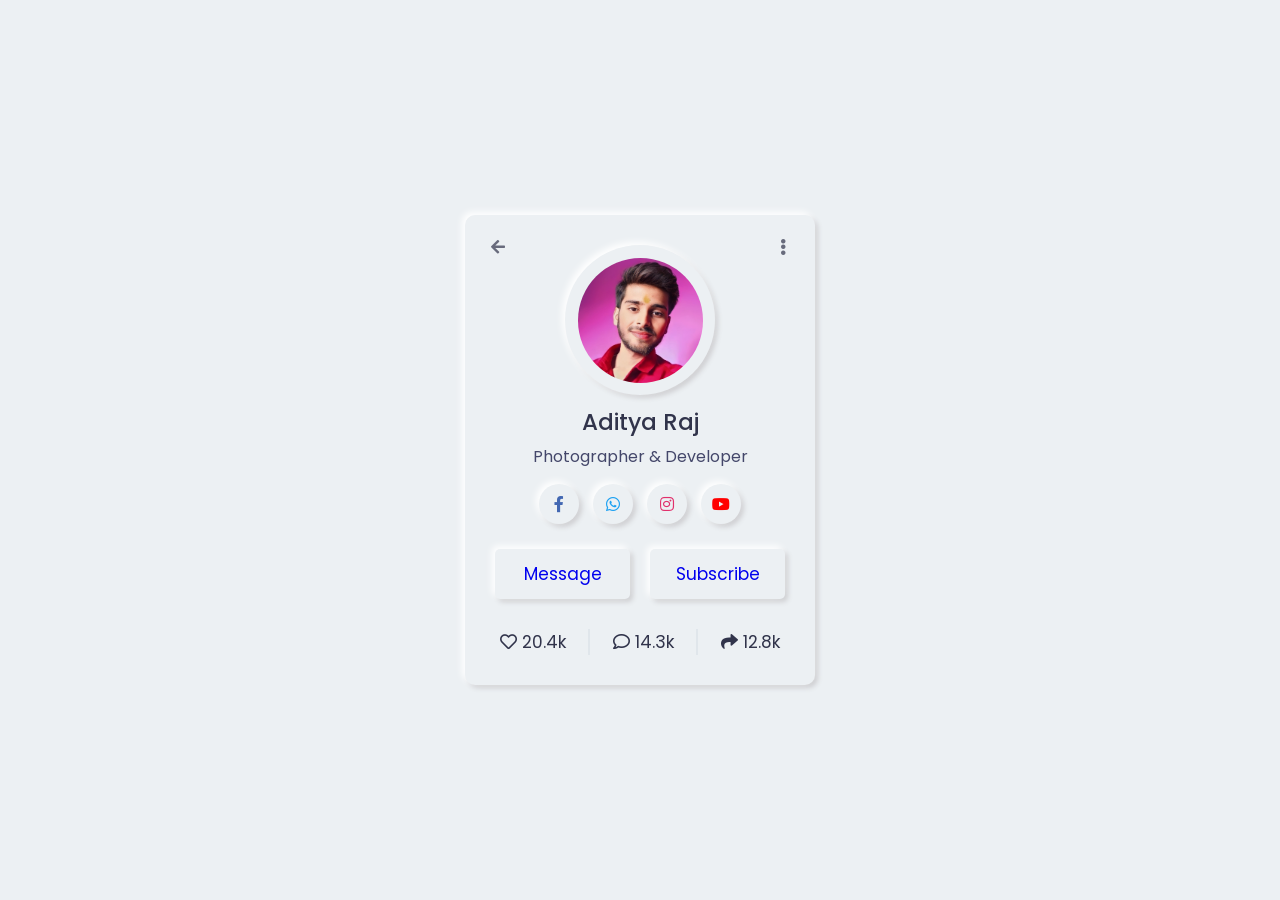
<file: index.html>
<!DOCTYPE html>

<html lang="en">
<head>
    <meta charset="UTF-8">
    <title> aditya_raj___7</title>
    <link rel="stylesheet" href="style.css">
    <link rel="stylesheet" href="https://cdnjs.cloudflare.com/ajax/libs/font-awesome/5.15.3/css/all.min.css"/>
    <link rel="icon" href="adityaq1.jpg" type="jpg">
</head>
<body>
  <div class="wrapper">
    <div class="img-area">
      <div class="inner-area">
        <img src="adityaq1.jpg" alt="">
      </div>
    </div>
    <div class="icon arrow"><i class="fas fa-arrow-left"><a href="https://www.facebook.com/rox.kaibraj"></a></i></div>
    <div class="icon dots"><i class="fas fa-ellipsis-v"></i></div>
    <div class="name">Aditya Raj </div>
    <div class="about">Photographer & Developer</div>
    <div class="social-icons">
      <a href="https://www.facebook.com/rox.kaibraj" class="fb"><i class="fab fa-facebook-f"></i></a>
      <a href="https://wa.me/+918340618249" class="twitter"><i class="fab fa-whatsapp"></i></a>
      <a href="https://instagram.com/aditya_raj___7" class="insta"><i class="fab fa-instagram"></i></a>
      <a href="https://youtube.com/@learnwithAditya.official" class="yt"><i class="fab fa-youtube"></i></a>
    </div>
    <div class="buttons">
      <button> <a href="https://wa.me/+918340618249">Message</a></button>
      <button ><a href="https://youtube.com/@learnwithAditya.official">Subscribe</a></button>
    </div>
    <div class="social-share">
      <div class="row">
        <i class="far fa-heart"></i>
        <i class="icon-2 fas fa-heart"></i>
        <span>20.4k</span>
      </div>
      <div class="row">
        <i class="far fa-comment"></i>
        <i class="icon-2 fas fa-comment"></i>
        <span>14.3k</span>
      </div>
      <div class="row">
        <i class="fas fa-share"></i>
        <span>12.8k</span>
      </div>
    </div>
  </div>
</body>
</html>
</file>
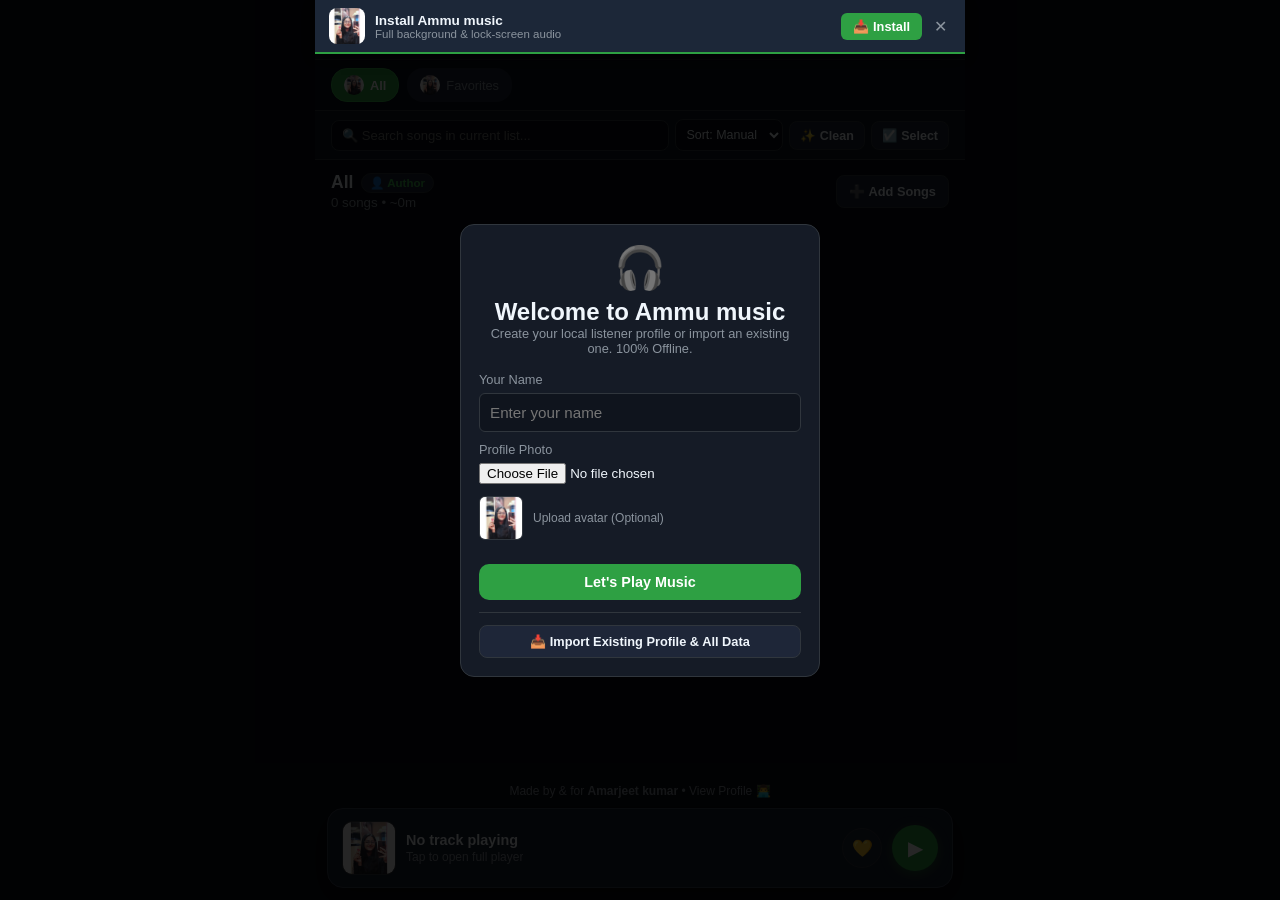
<file: Ammu/index.html>
<!DOCTYPE html>
<html lang="en">
<head>
  <meta charset="UTF-8" />
  <meta name="viewport" content="width=device-width, initial-scale=1.0, maximum-scale=1.0, user-scalable=no" />
  <meta name="theme-color" content="#171f2d" />
  <meta name="mobile-web-app-capable" content="yes" />
  <meta name="apple-mobile-web-app-capable" content="yes" />
  <meta name="apple-mobile-web-app-status-bar-style" content="black-translucent" />
  <title id="html-title">Ammu music</title>
  <link rel="manifest" href="manifest.json" />
  <link rel="stylesheet" href="style.css" />
  <link id="app-favicon" rel="icon" type="image/png" href="icon-192.png" />
</head>
<body>
  <!-- Toast Notification Container Directly Above Player Bar -->
  <div id="toast-container" class="toast-container"></div>

  <!-- Fullscreen Floating Heart Animation Overlay -->
  <div id="heart-burst-overlay" class="heart-burst-overlay" style="display:none;"></div>

  <!-- Persistent Install Helper Banner -->
  <div id="persistent-install-banner" class="install-banner-bar" style="display:none;">
    <div class="install-banner-info">
      <img src="icon-192.png" class="install-banner-icon" alt="App Icon" />
      <div>
        <strong>Install Ammu music</strong>
        <p>Full background & lock-screen audio</p>
      </div>
    </div>
    <div class="install-banner-actions">
      <button id="btn-banner-install" class="btn-primary-sm">📥 Install</button>
      <button id="btn-banner-dismiss" class="btn-dim-sm">✕</button>
    </div>
  </div>

  <!-- Floating Resume State Notification Chip -->
  <div id="resume-playback-chip" class="resume-chip" style="display:none;">
    <span id="resume-chip-text">Resume last session?</span>
    <button id="btn-resume-session" class="btn-primary-sm">Resume</button>
    <button id="btn-dismiss-resume" class="btn-dim-sm">✕</button>
  </div>

  <!-- First-Launch Onboarding Profile Setup Modal with Profile Import Option -->
  <div id="onboarding-modal" class="modal-backdrop" style="display:none;">
    <div class="modal-box text-center">
      <div class="welcome-icon">🎧</div>
      <h2>Welcome to Ammu music</h2>
      <p class="modal-desc">Create your local listener profile or import an existing one. 100% Offline.</p>
      <div class="form-group text-left">
        <label for="onboarding-name">Your Name</label>
        <input type="text" id="onboarding-name" class="input-text" placeholder="Enter your name" />
      </div>
      <div class="form-group text-left">
        <label for="onboarding-avatar">Profile Photo</label>
        <input type="file" id="onboarding-avatar" accept="image/*" />
        <div class="preview-row">
          <img id="onboarding-avatar-preview" src="icon-192.png" alt="Preview" />
          <span>Upload avatar (Optional)</span>
        </div>
      </div>
      <button id="btn-complete-onboarding" class="btn-primary-large" style="margin-top:14px;">Let's Play Music</button>
      <div style="margin-top:12px;border-top:1px solid var(--border);padding-top:12px;">
        <label class="btn-action" for="onboarding-import-file" style="display:block;cursor:pointer;text-align:center;">📥 Import Existing Profile & All Data</label>
        <input type="file" id="onboarding-import-file" accept=".json" style="display:none;" />
      </div>
    </div>
  </div>

  <!-- Edit User Profile Modal (Anytime Accessible) -->
  <div id="user-profile-modal" class="modal-backdrop" style="display:none;">
    <div class="modal-box text-center">
      <h3>👤 Edit Listener Profile</h3>
      <p class="modal-desc">Update your personal listener identity anytime.</p>
      <img id="user-edit-avatar-preview" class="dev-avatar" src="icon-192.png" alt="Avatar" style="margin:8px auto;" />
      <div class="form-group text-left">
        <label for="edit-user-name">Your Name</label>
        <input type="text" id="edit-user-name" class="input-text" />
      </div>
      <div class="form-group text-left">
        <label for="edit-user-avatar">Change Photo</label>
        <input type="file" id="edit-user-avatar" accept="image/*" />
      </div>
      <div class="modal-actions" style="margin-top:14px;">
        <button type="button" id="btn-cancel-user-profile" class="btn-action">Cancel</button>
        <button type="button" id="btn-save-user-profile" class="btn-primary-large" style="width:auto;padding:10px 20px;">Save Profile</button>
      </div>
    </div>
  </div>

  <!-- Listening Analytics & History Modal -->
  <div id="stats-modal" class="modal-backdrop" style="display:none;">
    <div class="modal-box modal-box-large">
      <div class="panel-header-row">
        <h3>📊 Listening Insights & Analytics</h3>
        <button id="btn-close-stats" class="btn-dim-sm">✕</button>
      </div>

      <!-- Time Metrics Cards -->
      <div class="stats-time-grid">
        <div class="stat-card">
          <span class="stat-num" id="stat-time-today">0m</span>
          <span class="stat-lbl">Played Today</span>
        </div>
        <div class="stat-card">
          <span class="stat-num" id="stat-time-week">0m</span>
          <span class="stat-lbl">This Week</span>
        </div>
        <div class="stat-card">
          <span class="stat-num" id="stat-time-month">0h</span>
          <span class="stat-lbl">This Month</span>
        </div>
        <div class="stat-card">
          <span class="stat-num" id="stat-time-all">0h</span>
          <span class="stat-lbl">All-Time Play</span>
        </div>
      </div>

      <!-- Peak Routine & Milestones -->
      <div class="backup-management-box" style="margin-top:10px;">
        <h4>🏆 Milestone Badges & Routine</h4>
        <p id="stat-peak-hour-lbl" style="font-size:0.75rem;color:var(--accent-light);margin-bottom:6px;">Peak listening time: Calculating...</p>
        <div id="milestone-badges-row" class="badges-row"></div>
      </div>

      <!-- Top 5 Most Replayed Tracks (Clickable to Play) -->
      <div class="backup-management-box" style="margin-top:10px;">
        <h4>🔥 Top 5 Most Replayed Songs (Tap to Play)</h4>
        <ul id="stats-top-songs-list" class="history-list-box clickable-stat-list" style="max-height:130px;margin-top:6px;"></ul>
      </div>

      <!-- Chronological Playback Timeline (Clickable to Play) -->
      <div class="backup-management-box" style="margin-top:10px;">
        <div class="panel-header-row">
          <h4 style="margin:0;">🕒 Recent Playback History (Tap to Play)</h4>
          <button id="btn-clear-play-history" class="btn-dim-sm" style="font-size:0.72rem;color:#f85149;">Clear History</button>
        </div>
        <ul id="stats-history-list" class="history-list-box clickable-stat-list" style="max-height:160px;margin-top:6px;"></ul>
      </div>
    </div>
  </div>

  <!-- Playlist Author Profile Details Modal -->
  <div id="author-modal" class="modal-backdrop" style="display:none;">
    <div class="modal-box text-center">
      <img id="author-avatar-display" class="dev-avatar" src="icon-192.png" alt="Author" style="margin:0 auto 10px auto;" />
      <h3 id="author-name-display">Author Name</h3>
      <p id="author-status-tag" class="dev-tagline">Original Playlist Curator</p>
      <div class="dev-contact-details" style="margin-top:10px;text-align:left;">
        <p>🎵 <strong>Playlist:</strong> <span id="author-pl-name">All</span></p>
        <p>📊 <strong>Total Tracks:</strong> <span id="author-track-count">0</span></p>
        <p>📅 <strong>Created:</strong> <span id="author-created-date">Offline</span></p>
      </div>
      <div class="modal-actions" style="margin-top:12px;">
        <button type="button" id="btn-close-author" class="btn-primary-large">Close</button>
      </div>
    </div>
  </div>

  <!-- Developer Profile & Portfolio Modal -->
  <div id="dev-modal" class="modal-backdrop" style="display:none;">
    <div class="modal-box dev-profile-box">
      <div class="dev-header">
        <img id="dev-avatar-img" class="dev-avatar" src="icon-192.png" alt="Amarjeet Kumar" />
        <div>
          <h3 id="dev-name-display">Amarjeet Kumar</h3>
          <p id="dev-title-display" class="dev-tagline">Lead Audio Architect & Engineer</p>
        </div>
      </div>
      <div class="dev-body">
        <p id="dev-bio-display" class="dev-bio">Built with passion for high-fidelity audio, offline-first Web Audio digital signal processing, and clean UX.</p>
        <div class="dev-contact-details">
          <p>📍 <strong>Location:</strong> <span id="dev-location-display">Bihar, India</span></p>
          <p>📧 <strong>Email:</strong> <span id="dev-email-display">amarjeet.kumar.dev@gmail.com</span></p>
        </div>
        <div class="dev-social-grid">
          <a id="dev-link-github" class="dev-chip-link" href="#" target="_blank">🐙 GitHub</a>
          <a id="dev-link-linkedin" class="dev-chip-link" href="#" target="_blank">💼 LinkedIn</a>
          <a id="dev-link-instagram" class="dev-chip-link" href="#" target="_blank">📸 Instagram</a>
        </div>
        <details class="dev-edit-drawer" style="margin-top:12px;">
          <summary style="cursor:pointer;font-size:0.78rem;color:var(--accent-light);">✏️ Edit Developer Card Info</summary>
          <div class="form-group" style="margin-top:8px;">
            <label>Full Name</label>
            <input type="text" id="edit-dev-name" class="input-text" />
            <label>Tagline / Title</label>
            <input type="text" id="edit-dev-title" class="input-text" />
            <label>Bio</label>
            <textarea id="edit-dev-bio" class="input-text" style="height:60px;resize:none;"></textarea>
            <label>Location</label>
            <input type="text" id="edit-dev-location" class="input-text" />
            <label>Email Address</label>
            <input type="text" id="edit-dev-email" class="input-text" />
            <label>Avatar Photo</label>
            <input type="file" id="edit-dev-avatar" accept="image/*" />
            <button id="btn-save-dev-profile" class="btn-primary-large" style="margin-top:8px;padding:8px;">Save Developer Info</button>
          </div>
        </details>
      </div>
      <div class="modal-actions" style="margin-top:10px;">
        <button type="button" id="btn-close-dev" class="btn-primary-large">Close</button>
      </div>
    </div>
  </div>

  <!-- Studio Settings & Universal Data Backup Modal -->
  <div id="settings-modal" class="modal-backdrop" style="display:none;">
    <div class="modal-box modal-box-large">
      <h3>⚙️ Studio Preferences & Universal Data Center</h3>
      <div class="form-group">
        <label for="custom-app-name">App Title</label>
        <input type="text" id="custom-app-name" class="input-text" placeholder="e.g. Ammu music" />
      </div>
      <div class="form-group">
        <label for="custom-app-logo">App Logo Badge</label>
        <input type="file" id="custom-app-logo" accept="image/*" />
        <div class="preview-row">
          <img id="settings-logo-preview" src="icon-192.png" alt="Logo Preview" />
          <span>Upload custom in-app logo</span>
        </div>
      </div>
      <div class="form-group">
        <label>Theme Color Accent</label>
        <div class="theme-picker-row">
          <button class="theme-circle-btn" data-color="#2ea043" style="background:#2ea043;"></button>
          <button class="theme-circle-btn" data-color="#1f6feb" style="background:#1f6feb;"></button>
          <button class="theme-circle-btn" data-color="#a371f7" style="background:#a371f7;"></button>
          <button class="theme-circle-btn" data-color="#f0883e" style="background:#f0883e;"></button>
          <button class="theme-circle-btn" data-color="#f85149" style="background:#f85149;"></button>
          <button class="theme-circle-btn" data-color="#e3b341" style="background:#e3b341;"></button>
        </div>
        <label class="checkbox-label" style="margin-top:8px;">
          <input type="checkbox" id="chk-amoled-mode" /> Pure AMOLED Midnight Black (#000000)
        </label>
      </div>

      <!-- Quick Edit User Profile Trigger -->
      <div class="backup-management-box">
        <div class="panel-header-row">
          <h4>👤 Listener Identity</h4>
          <button id="btn-open-edit-user-profile" class="btn-action-sm">✏️ Edit My Profile</button>
        </div>
        <p id="settings-current-user-lbl" style="font-size:0.75rem;color:var(--text-muted);">Active listener: Amarjeet Kumar</p>
      </div>

      <!-- Complete Profile & Data Exporter -->
      <div class="backup-management-box" style="margin-top:10px;">
        <h4>📦 Complete Profile & Library Backup</h4>
        <p style="font-size:0.75rem;color:var(--text-muted);margin:4px 0 8px 0;">Export full profile, songs, playlists, history, and markers.</p>
        <button id="btn-export-full-profile" class="btn-primary-large">💾 Export Complete Profile & Library (.json)</button>
      </div>

      <!-- Granular Export Engine -->
      <div class="backup-management-box" style="margin-top:10px;">
        <h4>📦 Selective Library & Playlist Export</h4>
        <div class="export-options-box">
          <label style="font-weight:600;display:block;margin-bottom:4px;">Playlists to Include:</label>
          <div id="export-playlist-checklist" class="mini-checklist-box"></div>

          <label style="font-weight:600;display:block;margin-top:6px;margin-bottom:4px;">Export Content:</label>
          <label class="checkbox-label"><input type="checkbox" id="chk-export-audio" checked /> Include Song Audio Files (Creates full portable standalone backup)</label>
          <label class="checkbox-label"><input type="checkbox" id="chk-export-timestamps" checked /> Include Saved Timestamps / Markers</label>
          <label class="checkbox-label"><input type="checkbox" id="chk-export-images" checked /> Include Custom Covers & App Logos</label>
        </div>

        <div class="instruction-accordion">
          <details>
            <summary>📖 How to Export your Data (Instructions)</summary>
            <div class="instruction-content">
              <ol>
                <li>Check <strong>"Include Song Audio Files"</strong> if you want your actual songs exported so you can restore them on any phone or computer without needing the original audio files again[cite: 6].</li>
                <li>Uncheck it if you only want to save your playlist names, markers, lyrics, and settings as a tiny lightweight file[cite: 6].</li>
                <li>Click <strong>"💾 Start Export"</strong>. A single <code>.json</code> file will download directly to your device completely offline[cite: 6].</li>
              </ol>
            </div>
          </details>
        </div>

        <div class="backup-btn-row">
          <button id="btn-export-backup" class="btn-primary-large" style="flex:1;">💾 Export Selective Backup</button>
        </div>
      </div>

      <!-- Granular Import Engine -->
      <div class="backup-management-box" style="margin-top:10px;">
        <h4>📥 Restore Backup</h4>
        <p style="font-size:0.75rem;color:var(--text-muted);margin:4px 0 8px 0;">Preview files and selectively import playlists.</p>
        <div class="backup-btn-row">
          <label class="btn-action" for="import-backup-file" style="flex:1;text-align:center;cursor:pointer;">📂 Select Backup File (.json)</label>
          <input type="file" id="import-backup-file" accept=".json" style="display:none;" />
        </div>
      </div>

      <!-- Audit History -->
      <div class="backup-management-box" style="margin-top:10px;">
        <div class="panel-header-row">
          <h4 style="margin:0;">📜 Export / Import Activity Audit</h4>
          <button id="btn-clear-history" class="btn-dim-sm" style="font-size:0.72rem;color:#f85149;">Clear Log</button>
        </div>
        <ul id="audit-history-list" class="history-list-box"></ul>
      </div>

      <div class="modal-actions">
        <button type="button" id="btn-cancel-settings" class="btn-action">Cancel</button>
        <button type="button" id="btn-save-settings" class="btn-primary-large btn-touch-target" style="width:auto;padding:10px 20px;">Save Preferences</button>
      </div>
    </div>
  </div>

  <!-- Pre-Import Verification Modal -->
  <div id="pre-import-modal" class="modal-backdrop" style="display:none;">
    <div class="modal-box modal-box-large">
      <h3>🔍 Inspect Backup Before Import</h3>
      <div class="pre-import-author-card">
        <img id="pre-import-avatar" src="icon-192.png" class="dev-avatar" alt="Author" />
        <div>
          <h4 id="pre-import-author-name">Author</h4>
          <p id="pre-import-file-meta" style="font-size:0.75rem;color:var(--text-muted);">Payload info</p>
        </div>
      </div>
      <div class="form-group">
        <label>Select Playlists to Import:</label>
        <div id="pre-import-playlist-list" class="mini-checklist-box"></div>
      </div>
      <div class="form-group">
        <label class="checkbox-label"><input type="checkbox" id="chk-import-markers" checked /> Import Timestamp Markers</label>
        <label class="checkbox-label"><input type="checkbox" id="chk-import-lyrics" checked /> Import Offline Lyrics</label>
      </div>
      <div class="modal-actions">
        <button type="button" id="btn-cancel-pre-import" class="btn-action">Cancel</button>
        <button type="button" id="btn-confirm-final-import" class="btn-primary-large" style="width:auto;padding:10px 20px;">Confirm & Import</button>
      </div>
    </div>
  </div>

  <!-- Import Success Summary Window -->
  <div id="import-success-modal" class="modal-backdrop" style="display:none;">
    <div class="modal-box text-center">
      <div style="font-size:2.8rem;margin-bottom:4px;">🎉</div>
      <h2>Import Completed</h2>
      <img id="success-author-avatar" src="icon-192.png" class="dev-avatar" style="margin:8px auto;" alt="Author" />
      <p id="success-author-label" style="font-size:0.85rem;font-weight:600;"></p>
      <div id="success-songs-summary" class="mini-checklist-box" style="max-height:140px;text-align:left;margin:10px 0;"></div>
      <button id="btn-close-success-summary" class="btn-primary-large">Done</button>
    </div>
  </div>

  <!-- Audio Trimmer Modal -->
  <div id="trimmer-modal" class="modal-backdrop" style="display:none;">
    <div class="modal-box">
      <h3>✂️ Audio Trimmer & Ringtone Maker</h3>
      <p id="trimmer-track-name" style="font-size:0.8rem;color:var(--accent-light);margin-bottom:8px;"></p>
      <div class="form-group">
        <label>Start Time (Seconds): <span id="lbl-trim-start">0.0s</span></label>
        <input type="range" id="trim-start-range" min="0" max="100" step="0.5" value="0" />
      </div>
      <div class="form-group">
        <label>End Time (Seconds): <span id="lbl-trim-end">30.0s</span></label>
        <input type="range" id="trim-end-range" min="0" max="100" step="0.5" value="30" />
      </div>
      <button id="btn-save-ringtone" class="btn-primary-large" style="margin-top:10px;">💾 Export Trimmed Audio Clip</button>
      <div class="modal-actions" style="margin-top:8px;">
        <button type="button" id="btn-cancel-trimmer" class="btn-action">Cancel</button>
      </div>
    </div>
  </div>

  <!-- Track Rename Modal -->
  <div id="rename-modal" class="modal-backdrop" style="display:none;">
    <div class="modal-box">
      <h3>✏️ Rename Track</h3>
      <div class="form-group">
        <label for="rename-input">Track Title</label>
        <input type="text" id="rename-input" class="input-text" autocomplete="off" />
      </div>
      <div class="modal-actions">
        <button type="button" id="btn-cancel-rename" class="btn-action">Cancel</button>
        <button type="button" id="btn-confirm-rename" class="btn-primary-large btn-touch-target" style="width:auto;padding:10px 20px;">Update</button>
      </div>
    </div>
  </div>

  <!-- New Timestamp Bookmark Name Modal -->
  <div id="timestamp-modal" class="modal-backdrop" style="display:none;">
    <div class="modal-box">
      <h3>⏱️ Save Timestamp</h3>
      <div class="form-group">
        <label for="timestamp-name-input">Marker Name (e.g. Guitar Solo, Drop, Chorus)</label>
        <input type="text" id="timestamp-name-input" class="input-text" placeholder="Chorus / Best Part" autocomplete="off" />
        <small id="timestamp-time-preview" style="color:var(--accent-light);font-size:0.8rem;margin-top:4px;">At: 0:00</small>
      </div>
      <div class="modal-actions">
        <button type="button" id="btn-cancel-timestamp" class="btn-action">Cancel</button>
        <button type="button" id="btn-confirm-timestamp" class="btn-primary-large btn-touch-target" style="width:auto;padding:10px 20px;">Save Marker</button>
      </div>
    </div>
  </div>

  <!-- Create Playlist Modal (with Playlist Import Button Inside) -->
  <div id="playlist-create-modal" class="modal-backdrop" style="display:none;">
    <div class="modal-box">
      <h3>Create New Playlist</h3>
      <div class="form-group">
        <label for="new-playlist-name">Playlist Name</label>
        <input type="text" id="new-playlist-name" placeholder="e.g. My Favorites" class="input-text" autocomplete="off" />
      </div>
      <div class="form-group">
        <label for="new-playlist-img">Choose Album Art (Optional)</label>
        <input type="file" id="new-playlist-img" accept="image/*" />
        <div class="preview-row">
          <img id="preview-art-tag" src="icon-192.png" alt="Preview" />
          <span id="preview-status-text">Default art selected</span>
        </div>
      </div>
      <div class="modal-actions">
        <button type="button" id="btn-cancel-playlist" class="btn-action">Cancel</button>
        <button type="button" id="btn-confirm-playlist" class="btn-primary-large btn-touch-target" style="width:auto;padding:10px 20px;">Create</button>
      </div>

      <!-- Secondary Playlist Import Button -->
      <div style="margin-top:14px;border-top:1px solid var(--border);padding-top:10px;">
        <label class="btn-action" for="playlist-modal-import-file" style="display:block;cursor:pointer;text-align:center;font-size:0.8rem;">📥 Import Shared Playlist File (.json)</label>
        <input type="file" id="playlist-modal-import-file" accept=".json" style="display:none;" />
      </div>
    </div>
  </div>

  <!-- Hidden Cover Image Picker -->
  <input type="file" id="edit-cover-input" accept="image/*" style="display:none;" />

  <!-- Main App Shell -->
  <div class="app-layout">
    <header class="app-top">
      <div class="brand-container" id="brand-edit-trigger" title="Tap to customize app branding">
        <img id="header-app-logo" class="app-logo-badge" src="icon-192.png" alt="Logo" />
        <div class="brand-text-col">
          <span class="brand-title" id="display-app-name">Ammu music</span>
          <span class="badge">Pure Audio</span>
        </div>
      </div>
      <div style="display: flex; gap: 6px;">
        <button id="btn-open-stats" class="btn-action" title="Listening Insights & History">📊</button>
        <button id="btn-open-dev" class="btn-action" title="Developer Profile">👨‍💻</button>
        <button id="btn-open-settings" class="btn-action" title="Settings">⚙️</button>
        <button id="btn-header-install" class="btn-action btn-install">📥 Install</button>
        <button id="btn-open-create-playlist" class="btn-action">➕ New</button>
      </div>
    </header>

    <!-- Playlist Category Tabs -->
    <div class="playlist-chips" id="playlist-tabs"></div>

    <!-- Sticky Search, Filter & Auto-Clean Tool Bar -->
    <div class="search-sort-bar">
      <div class="search-input-wrapper">
        <input type="text" id="library-search-input" class="search-field" placeholder="🔍 Search songs in current list..." />
        <button id="btn-clear-search" class="btn-clear-input" style="display:none;">✕</button>
      </div>
      <select id="sort-select" class="sort-dropdown">
        <option value="default">Sort: Manual</option>
        <option value="az">Name: A to Z</option>
        <option value="za">Name: Z to A</option>
      </select>
      <button id="btn-clean-names" class="btn-action-sm" title="One-tap clean clutter tags from song names">✨ Clean</button>
      <button id="btn-toggle-multi-select" class="btn-action-sm" title="Bulk actions">☑️ Select</button>
    </div>

    <!-- Batch Multi-Select Action Bar -->
    <div id="batch-action-bar" class="batch-bar" style="display:none;">
      <span id="batch-count-label">0 Selected</span>
      <div style="display:flex;gap:6px;">
        <button id="btn-batch-delete" class="btn-action-sm" style="color:#f85149;">🗑 Delete</button>
        <button id="btn-batch-cancel" class="btn-action-sm">Cancel</button>
      </div>
    </div>

    <!-- UPPER CONTENT: Song List (EXTENDS DIRECTLY TO THE BOTTOM) -->
    <main class="upper-content">
      <div class="section-title-row">
        <div>
          <div style="display:flex;align-items:center;gap:8px;">
            <h2 id="view-playlist-name">Tracks</h2>
            <button id="btn-view-playlist-author" class="btn-author-pill">👤 Author</button>
          </div>
          <small id="track-count-label">0 songs • ~0m</small>
        </div>
        <label class="btn-action" for="file-picker">➕ Add Songs</label>
        <input type="file" id="file-picker" accept="audio/*,.mp3,.wav,.flac,.m4a,.aac,.ogg,.opus" multiple style="display:none;" />
      </div>
      <ul id="song-list" class="song-list"></ul>
    </main>

    <!-- Footer Attribution with Profile Trigger -->
    <footer class="app-footer" id="footer-dev-trigger" style="cursor:pointer;" title="Click to view Developer Profile">
      Made by & for <strong>Amarjeet kumar</strong> • <span>View Profile 👨‍💻</span>
    </footer>

    <!-- LOWER SECTION: Fixed Bottom Player Bar -->
    <div class="bottom-player-bar" id="mini-player">
      <div class="player-left-group" id="open-box-trigger">
        <img id="mini-cover" class="mini-art" src="icon-192.png" alt="Art" />
        <div class="mini-meta">
          <span class="mini-title" id="mini-title">No track playing</span>
          <span class="mini-sub" id="mini-sub">Tap to open full player</span>
        </div>
      </div>

      <div class="player-bar-actions">
        <button id="bar-btn-like" class="icon-btn heart-btn" title="Favorite">💛</button>
        <button id="bar-btn-play" class="play-btn-large" title="Play/Pause">▶</button>
      </div>
    </div>
  </div>

  <!-- FULLSCREEN PLAYER CARD MODAL (FIXED DIMENSIONS RESTORED) -->
  <div class="fullscreen-player-card" id="player-box-modal" style="display:none;">
    <div id="ambient-glow-layer" class="ambient-glow"></div>

    <div class="card-top-nav">
      <button id="btn-close-box" class="btn-action">▼ Minimize</button>
      <div class="card-nav-controls">
        <button id="btn-toggle-art-mode" class="chip-action-sm" title="Artwork Mode">💿 Disc</button>
        <button id="btn-speed-toggle" class="chip-action-sm">1.0x</button>
        <button id="btn-sleep-timer" class="chip-action-sm">⏱️ Off</button>
      </div>
      <button id="modal-btn-like" class="icon-btn heart-btn" title="Favorite">💛</button>
    </div>

    <!-- UPPER FIXED PINNED PLAYER SECTION -->
    <div class="player-pinned-controls">
      <canvas id="audio-visualizer" class="visualizer-canvas" width="300" height="32"></canvas>

      <div class="detail-art-container mode-standard" id="art-display-box" title="Double tap Left: -10s | Right: +10s">
        <img id="box-cover" src="icon-192.png" alt="Album Art" />
        <div class="vinyl-grooves"></div>
        <div class="vinyl-center-hole"></div>
        <div id="art-seek-feedback" class="seek-feedback-overlay"></div>
        <button id="btn-edit-art" class="btn-edit-cover" title="Change Album Image">📷 Change Image</button>
      </div>

      <div class="detail-titles">
        <h2 id="box-title">Song Title</h2>
        <p id="box-playlist">Playlist: All</p>
      </div>

      <div class="current-marker-badge-row">
        <span id="active-marker-pill" class="active-marker-pill" style="display:none;">📍 <span id="active-marker-name">Verse</span></span>
      </div>

      <div class="progress-bar-box">
        <span id="curr-time">0:00</span>
        <div class="seek-track-wrapper">
          <input type="range" id="seek-bar" min="0" max="100" value="0" />
          <div id="seek-ticks-layer" class="seek-ticks-layer"></div>
        </div>
        <span id="dur-time">0:00</span>
      </div>

      <div class="quick-jump-row">
        <button id="btn-skip-backward" class="jump-btn">⏪ -10s</button>
        <button id="btn-mode-shuffle" class="jump-btn">🔀 Off</button>
        <button id="btn-mode-repeat" class="jump-btn">🔁 All</button>
        <button id="btn-skip-forward" class="jump-btn">⏩ +10s</button>
      </div>

      <div class="box-player-controls">
        <button id="box-btn-prev" class="icon-btn-large">⏮</button>
        <button id="box-btn-play" class="play-btn-huge">▶</button>
        <button id="box-btn-next" class="icon-btn-large">⏭</button>
      </div>

      <!-- STICKY ACTION TOOLBAR -->
      <div class="card-tool-row">
        <button id="card-toggle-playlist" class="card-tool-btn">≡ Playlist</button>
        <button id="card-toggle-volume" class="card-tool-btn">🔊 Volume</button>
        <button id="card-toggle-eq" class="card-tool-btn">🎛 EQ & Bass</button>
        <button id="card-toggle-timestamps" class="card-tool-btn">⏱️ Markers</button>
        <button id="card-toggle-looper" class="card-tool-btn">🔄 A-B Loop</button>
        <button id="card-toggle-trimmer" class="card-tool-btn">✂️ Trim</button>
        <button id="card-toggle-lyrics" class="card-tool-btn">📝 Lyrics</button>
      </div>
    </div>

    <!-- LOWER DEDICATED SCROLLABLE DRAWER VIEWPORT -->
    <div class="card-scrollable-drawers" id="card-drag-dismiss-area">
      <!-- 1. Volume Drawer with Snap Detents -->
      <div id="card-volume-panel" class="embedded-card-panel" style="display:none;">
        <div class="panel-header-row">
          <span>Master Volume (Software Gain)</span>
          <span id="card-vol-label">20%</span>
        </div>
        <div class="vol-slider-row">
          <span>🔈</span>
          <input type="range" id="card-vol-slider" min="0" max="100" value="20" />
          <span>🔊</span>
        </div>
        <div class="vol-snap-row">
          <button class="vol-snap-btn" data-vol="20">20% (Default)</button>
          <button class="vol-snap-btn" data-vol="50">50%</button>
          <button class="vol-snap-btn" data-vol="80">80%</button>
          <button class="vol-snap-btn" data-vol="100">100%</button>
        </div>
      </div>

      <!-- 2. Equalizer & Bass Boost Drawer -->
      <div id="card-eq-panel" class="embedded-card-panel" style="display:none;">
        <div class="panel-header-row">
          <label><input type="checkbox" id="card-eq-enable" checked /> DSP Active</label>
          <button id="btn-reset-eq-card" class="btn-action">Reset Defaults</button>
        </div>

        <div class="bass-boost-strip">
          <span>🔊 Bass Boost (<span id="val-bass-boost">0dB</span>)</span>
          <input type="range" id="slider-bass-boost" min="0" max="15" step="0.5" value="0" />
        </div>

        <div class="eq-container">
          <div class="eq-col"><span class="eq-val" id="val-preamp">14.1dB</span><input type="range" class="vertical-slider" id="eq-preamp" min="-20" max="20" step="0.1" value="14.1" /><span class="eq-freq">Pre</span></div>
          <div class="eq-col"><span class="eq-val" id="val-60">18.2dB</span><input type="range" class="vertical-slider" data-band="0" min="-20" max="20" step="0.1" value="18.2" /><span class="eq-freq">60</span></div>
          <div class="eq-col"><span class="eq-val" id="val-170">11.8dB</span><input type="range" class="vertical-slider" data-band="1" min="-20" max="20" step="0.1" value="11.8" /><span class="eq-freq">170</span></div>
          <div class="eq-col"><span class="eq-val" id="val-310">3.7dB</span><input type="range" class="vertical-slider" data-band="2" min="-20" max="20" step="0.1" value="3.7" /><span class="eq-freq">310</span></div>
          <div class="eq-col"><span class="eq-val" id="val-600">-1.7dB</span><input type="range" class="vertical-slider" data-band="3" min="-20" max="20" step="0.1" value="-1.7" /><span class="eq-freq">600</span></div>
          <div class="eq-col"><span class="eq-val" id="val-1000">-7.8dB</span><input type="range" class="vertical-slider" data-band="4" min="-20" max="20" step="0.1" value="-7.8" /><span class="eq-freq">1k</span></div>
          <div class="eq-col"><span class="eq-val" id="val-3000">2.1dB</span><input type="range" class="vertical-slider" data-band="5" min="-20" max="20" step="0.1" value="2.1" /><span class="eq-freq">3k</span></div>
          <div class="eq-col"><span class="eq-val" id="val-6000">9.8dB</span><input type="range" class="vertical-slider" data-band="6" min="-20" max="20" step="0.1" value="9.8" /><span class="eq-freq">6k</span></div>
          <div class="eq-col"><span class="eq-val" id="val-12000">14.1dB</span><input type="range" class="vertical-slider" data-band="7" min="-20" max="20" step="0.1" value="14.1" /><span class="eq-freq">12k</span></div>
          <div class="eq-col"><span class="eq-val" id="val-14000">-3.6dB</span><input type="range" class="vertical-slider" data-band="8" min="-20" max="20" step="0.1" value="-3.6" /><span class="eq-freq">14k</span></div>
          <div class="eq-col"><span class="eq-val" id="val-16000">11.6dB</span><input type="range" class="vertical-slider" data-band="9" min="-20" max="20" step="0.1" value="11.6" /><span class="eq-freq">16k</span></div>
        </div>
      </div>

      <!-- 3. Timestamp Bookmarks Drawer -->
      <div id="card-timestamps-panel" class="embedded-card-panel" style="display:none;">
        <div class="panel-header-row">
          <span>⏱️ Track Bookmarks & Chapters</span>
          <button type="button" id="btn-add-timestamp" class="btn-action" style="color:var(--accent-light);">➕ Add Current Time</button>
        </div>
        <ul id="timestamp-markers-list" class="timestamp-list"></ul>
      </div>

      <!-- 4. A-B Segment Looper Drawer -->
      <div id="card-looper-panel" class="embedded-card-panel" style="display:none;">
        <div class="panel-header-row">
          <span>Continuous A-B Section Repeater</span>
          <button id="btn-clear-loop" class="btn-action">Clear Loop</button>
        </div>
        <div class="looper-action-row">
          <button id="btn-set-point-a" class="btn-action">Set Point A: <span id="label-point-a">--:--</span></button>
          <button id="btn-set-point-b" class="btn-action">Set Point B: <span id="label-point-b">--:--</span></button>
        </div>
      </div>

      <!-- 5. Offline Lyrics & Notes Drawer -->
      <div id="card-lyrics-panel" class="embedded-card-panel" style="display:none;">
        <div class="panel-header-row">
          <span>Offline Lyrics & Song Notes</span>
          <button id="btn-save-lyrics" class="btn-action">Save</button>
        </div>
        <textarea id="lyrics-textarea" class="lyrics-box" placeholder="Type or paste song lyrics or notes here..."></textarea>
      </div>

      <!-- 6. View Playlist / Reorder Drawer (with 440px height & centered credit) -->
      <div id="card-playlist-panel" class="embedded-card-panel" style="display:none;">
        <div class="panel-header-row">
          <span>Active Playlist Songs (Tap to Play / Reorder)</span>
        </div>
        <ul id="card-reorder-list" class="song-list card-compact-list" style="margin-top:6px;"></ul>
        <p class="card-credit-footer">Made by &amp; for <strong>Amarjeet kumar</strong></p>
      </div>
    </div>
  </div>

  <audio id="audio-engine" playsinline preload="auto"></audio>
  <script src="app.js"></script>
</body>
</html>
</file>
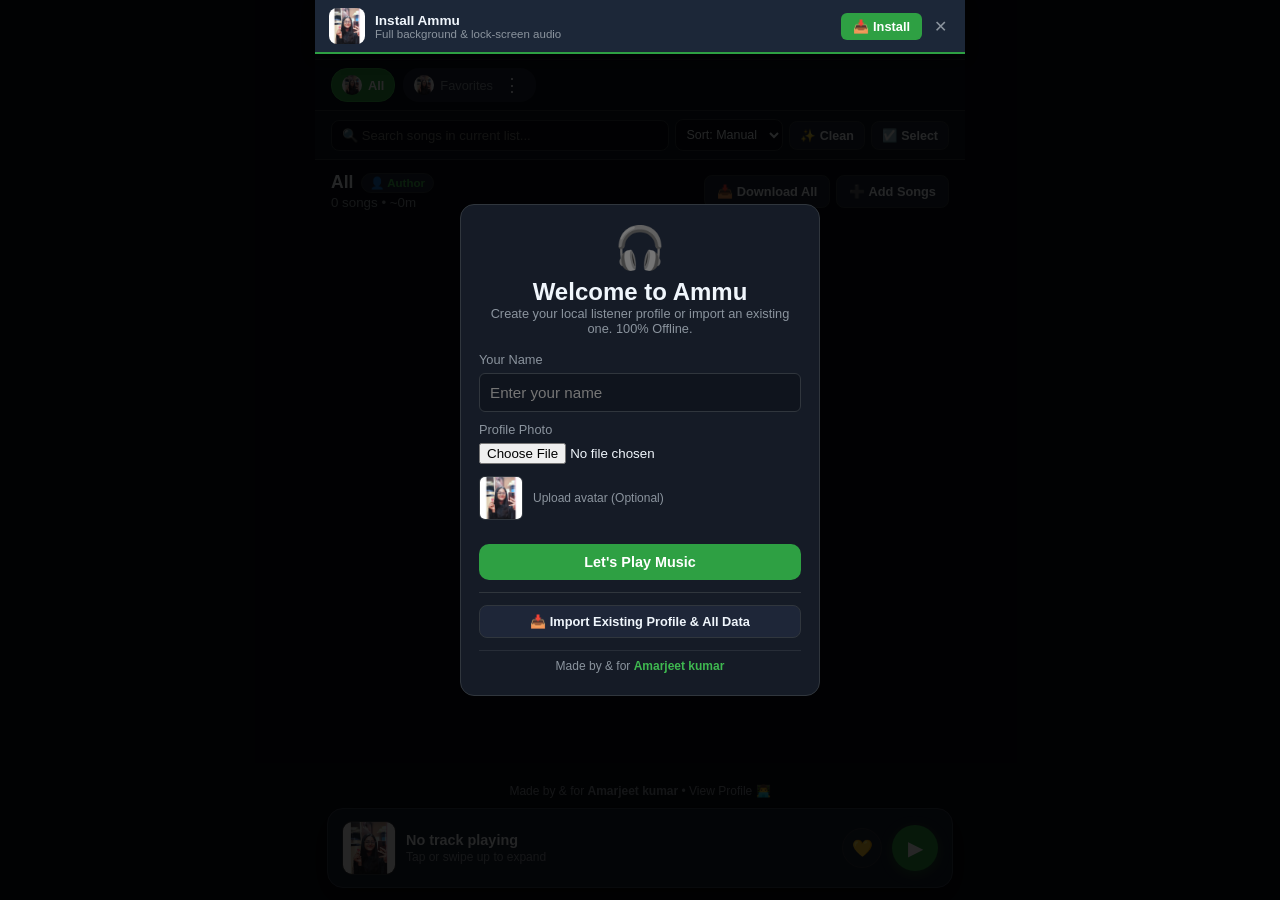
<file: ammu/index.html>
<!DOCTYPE html>
<html lang="en">
<head>
  <meta charset="UTF-8" />
  <meta name="viewport" content="width=device-width, initial-scale=1.0, maximum-scale=1.0, user-scalable=no" />
  <meta name="theme-color" content="#171f2d" />
  <meta name="mobile-web-app-capable" content="yes" />
  <meta name="apple-mobile-web-app-capable" content="yes" />
  <meta name="apple-mobile-web-app-status-bar-style" content="black-translucent" />
  <title id="html-title">Ammu</title>
  <link rel="manifest" href="manifest.json" />
  <link rel="stylesheet" href="style.css" />
  <link id="app-favicon" rel="icon" type="image/png" href="my-icon.png" />
</head>
<body>
  <div id="toast-container" class="toast-container"></div>
  <div id="heart-burst-overlay" class="heart-burst-overlay" style="display:none;"></div>

  <!-- Context Menu for Track 3-Dots -->
  <div id="track-context-menu" class="context-menu-pop" style="display:none;">
    <button id="menu-btn-play-next" class="menu-pop-item">⏭️ Play Next</button>
    <button id="menu-btn-rename" class="menu-pop-item">✏️ Rename Track</button>
  </div>

  <!-- Context Menu for Playlist 3-Dots -->
  <div id="playlist-context-menu" class="context-menu-pop" style="display:none;">
    <button id="pl-menu-btn-edit" class="menu-pop-item">✏️ Edit Details</button>
    <button id="pl-menu-btn-delete" class="menu-pop-item" style="color:#f85149;">🗑️ Delete Playlist</button>
  </div>

  <!-- Passkey Verification Modal -->
  <div id="passkey-modal" class="modal-backdrop" style="display:none;">
    <div class="modal-box text-center">
      <h3>🔒 Creator Passkey Required</h3>
      <p class="modal-desc">This playlist or author profile is protected by its original curator. Enter the passkey to unlock editing permissions.</p>
      <div class="form-group text-left">
        <label for="passkey-input">Enter Passkey</label>
        <input type="password" id="passkey-input" class="input-text" placeholder="Passkey" autocomplete="off" />
      </div>
      <div class="modal-actions" style="margin-top:14px;">
        <button type="button" id="btn-cancel-passkey" class="btn-action">Cancel</button>
        <button type="button" id="btn-confirm-passkey" class="btn-primary-large" style="width:auto;padding:10px 20px;">Unlock</button>
      </div>
      <p class="card-credit-footer">Made by &amp; for <strong>Amarjeet kumar</strong></p>
    </div>
  </div>

  <div id="persistent-install-banner" class="install-banner-bar" style="display:none;">
    <div class="install-banner-info">
      <img src="my-icon.png" class="install-banner-icon" alt="App Icon" />
      <div>
        <strong>Install Ammu</strong>
        <p>Full background & lock-screen audio</p>
      </div>
    </div>
    <div class="install-banner-actions">
      <button id="btn-banner-install" class="btn-primary-sm">📥 Install</button>
      <button id="btn-banner-dismiss" class="btn-dim-sm">✕</button>
    </div>
  </div>

  <div id="resume-playback-chip" class="resume-chip" style="display:none;">
    <span id="resume-chip-text">Resume last session?</span>
    <button id="btn-resume-session" class="btn-primary-sm">Resume</button>
    <button id="btn-dismiss-resume" class="btn-dim-sm">✕</button>
  </div>

  <!-- Onboarding Modal -->
  <div id="onboarding-modal" class="modal-backdrop" style="display:none;">
    <div class="modal-box text-center">
      <div class="welcome-icon">🎧</div>
      <h2>Welcome to Ammu</h2>
      <p class="modal-desc">Create your local listener profile or import an existing one. 100% Offline.</p>
      <div class="form-group text-left">
        <label for="onboarding-name">Your Name</label>
        <input type="text" id="onboarding-name" class="input-text" placeholder="Enter your name" />
      </div>
      <div class="form-group text-left">
        <label for="onboarding-avatar">Profile Photo</label>
        <input type="file" id="onboarding-avatar" accept="image/*" />
        <div class="preview-row">
          <img id="onboarding-avatar-preview" src="my-icon.png" alt="Preview" />
          <span>Upload avatar (Optional)</span>
        </div>
      </div>
      <button id="btn-complete-onboarding" class="btn-primary-large" style="margin-top:14px;">Let's Play Music</button>
      <div style="margin-top:12px;border-top:1px solid var(--border);padding-top:12px;">
        <label class="btn-action" for="onboarding-import-file" style="display:block;cursor:pointer;text-align:center;">📥 Import Existing Profile & All Data</label>
        <input type="file" id="onboarding-import-file" accept=".json" style="display:none;" />
      </div>
      <p class="card-credit-footer">Made by &amp; for <strong>Amarjeet kumar</strong></p>
    </div>
  </div>

  <!-- Edit User Profile Modal -->
  <div id="user-profile-modal" class="modal-backdrop" style="display:none;">
    <div class="modal-box text-center">
      <h3>👤 Edit Listener Profile</h3>
      <p class="modal-desc">Update your personal listener identity anytime.</p>
      <img id="user-edit-avatar-preview" class="dev-avatar" src="my-icon.png" alt="Avatar" style="margin:8px auto;" />
      <div class="form-group text-left">
        <label for="edit-user-name">Your Name</label>
        <input type="text" id="edit-user-name" class="input-text" />
      </div>
      <div class="form-group text-left">
        <label for="edit-user-avatar">Change Photo</label>
        <input type="file" id="edit-user-avatar" accept="image/*" />
      </div>
      <div class="modal-actions" style="margin-top:14px;">
        <button type="button" id="btn-cancel-user-profile" class="btn-action">Cancel</button>
        <button type="button" id="btn-save-user-profile" class="btn-primary-large" style="width:auto;padding:10px 20px;">Save Profile</button>
      </div>
      <p class="card-credit-footer">Made by &amp; for <strong>Amarjeet kumar</strong></p>
    </div>
  </div>

  <!-- Edit Playlist Details Modal -->
  <div id="edit-playlist-modal" class="modal-backdrop" style="display:none;">
    <div class="modal-box">
      <h3>✏️ Edit Playlist Details</h3>
      <div class="form-group">
        <label for="edit-playlist-name-input">Playlist Title</label>
        <input type="text" id="edit-playlist-name-input" class="input-text" />
        <small id="edit-pl-name-warning" style="color:#f0883e;font-size:0.75rem;display:none;">Favorites playlist name cannot be modified.</small>
      </div>
      <div class="form-group">
        <label for="edit-playlist-art-input">Change Playlist Icon / Cover</label>
        <input type="file" id="edit-playlist-art-input" accept="image/*" />
        <div class="preview-row">
          <img id="edit-playlist-preview-img" src="my-icon.png" alt="Preview" />
          <span>Selected Icon</span>
        </div>
      </div>
      <div class="modal-actions">
        <button type="button" id="btn-cancel-edit-playlist" class="btn-action">Cancel</button>
        <button type="button" id="btn-save-edit-playlist" class="btn-primary-large" style="width:auto;padding:10px 20px;">Update</button>
      </div>
      <p class="card-credit-footer">Made by &amp; for <strong>Amarjeet kumar</strong></p>
    </div>
  </div>

  <!-- Analytics Modal -->
  <div id="stats-modal" class="modal-backdrop" style="display:none;">
    <div class="modal-box modal-box-large">
      <div class="panel-header-row">
        <h3>📊 Listening Insights & Analytics</h3>
        <button id="btn-close-stats" class="btn-dim-sm">✕</button>
      </div>
      <div class="stats-time-grid">
        <div class="stat-card"><span class="stat-num" id="stat-time-today">0m</span><span class="stat-lbl">Played Today</span></div>
        <div class="stat-card"><span class="stat-num" id="stat-time-week">0m</span><span class="stat-lbl">This Week</span></div>
        <div class="stat-card"><span class="stat-num" id="stat-time-month">0h</span><span class="stat-lbl">This Month</span></div>
        <div class="stat-card"><span class="stat-num" id="stat-time-all">0h</span><span class="stat-lbl">All-Time Play</span></div>
      </div>
      <div class="backup-management-box" style="margin-top:10px;">
        <h4>🏆 Milestone Badges & Routine</h4>
        <p id="stat-peak-hour-lbl" style="font-size:0.75rem;color:var(--accent-light);margin-bottom:6px;">Peak listening time: Calculating...</p>
        <div id="milestone-badges-row" class="badges-row"></div>
      </div>
      <div class="backup-management-box" style="margin-top:10px;">
        <h4>🔥 Top 5 Most Replayed Songs (Tap to Play)</h4>
        <ul id="stats-top-songs-list" class="history-list-box clickable-stat-list" style="max-height:130px;margin-top:6px;"></ul>
      </div>
      <div class="backup-management-box" style="margin-top:10px;">
        <div class="panel-header-row">
          <h4 style="margin:0;">🕒 Recent Playback History (Tap to Play)</h4>
          <button id="btn-clear-play-history" class="btn-dim-sm" style="font-size:0.72rem;color:#f85149;">Clear History</button>
        </div>
        <ul id="stats-history-list" class="history-list-box clickable-stat-list" style="max-height:160px;margin-top:6px;"></ul>
      </div>
      <p class="card-credit-footer">Made by &amp; for <strong>Amarjeet kumar</strong></p>
    </div>
  </div>

  <!-- Author Modal -->
  <div id="author-modal" class="modal-backdrop" style="display:none;">
    <div class="modal-box text-center">
      <img id="author-avatar-display" class="dev-avatar" src="my-icon.png" alt="Author" style="margin:0 auto 10px auto;" />
      <h3 id="author-name-display">Author Name</h3>
      <p id="author-status-tag" class="dev-tagline">Original Playlist Curator</p>
      <div class="dev-contact-details" style="margin-top:10px;text-align:left;">
        <p>🎵 <strong>Playlist:</strong> <span id="author-pl-name">All</span></p>
        <p>📊 <strong>Total Tracks:</strong> <span id="author-track-count">0</span></p>
        <p>📅 <strong>Created:</strong> <span id="author-created-date">Offline</span></p>
      </div>
      <button id="btn-download-playlist-to-storage" class="btn-primary-large" style="margin-top:12px;">📁 Save Songs to Device Storage</button>
      <p style="font-size:0.7rem;color:var(--text-muted);margin-top:4px;">Saves directly to "Downloads/[Author]'s music taste"</p>
      <div class="modal-actions" style="margin-top:12px;">
        <button type="button" id="btn-close-author" class="btn-action">Close</button>
      </div>
      <p class="card-credit-footer">Made by &amp; for <strong>Amarjeet kumar</strong></p>
    </div>
  </div>

  <!-- Developer Modal -->
  <div id="dev-modal" class="modal-backdrop" style="display:none;">
    <div class="modal-box dev-profile-box">
      <div class="dev-header">
        <img id="dev-avatar-img" class="dev-avatar" src="my-icon.png" alt="Amarjeet Kumar" />
        <div>
          <h3 id="dev-name-display">Amarjeet Kumar</h3>
          <p id="dev-title-display" class="dev-tagline">Lead Audio Architect & Engineer</p>
        </div>
      </div>
      <div class="dev-body">
        <p id="dev-bio-display" class="dev-bio">Built with passion for high-fidelity audio, offline-first Web Audio digital signal processing, and clean UX.</p>
        <div class="dev-contact-details">
          <p>📍 <strong>Location:</strong> <span id="dev-location-display">Bihar, India</span></p>
          <p>📧 <strong>Email:</strong> <span id="dev-email-display">amarjeet.kumar.dev@gmail.com</span></p>
        </div>
        <div class="dev-social-grid">
          <a id="dev-link-github" class="dev-chip-link" href="#" target="_blank">🐙 GitHub</a>
          <a id="dev-link-linkedin" class="dev-chip-link" href="#" target="_blank">💼 LinkedIn</a>
          <a id="dev-link-instagram" class="dev-chip-link" href="#" target="_blank">📸 Instagram</a>
        </div>
        <details class="dev-edit-drawer" style="margin-top:12px;">
          <summary style="cursor:pointer;font-size:0.78rem;color:var(--accent-light);">✏️ Edit Developer Card Info</summary>
          <div class="form-group" style="margin-top:8px;">
            <label>Full Name</label><input type="text" id="edit-dev-name" class="input-text" />
            <label>Tagline / Title</label><input type="text" id="edit-dev-title" class="input-text" />
            <label>Bio</label><textarea id="edit-dev-bio" class="input-text" style="height:60px;resize:none;"></textarea>
            <label>Location</label><input type="text" id="edit-dev-location" class="input-text" />
            <label>Email Address</label><input type="text" id="edit-dev-email" class="input-text" />
            <label>Avatar Photo</label><input type="file" id="edit-dev-avatar" accept="image/*" />
            <button id="btn-save-dev-profile" class="btn-primary-large" style="margin-top:8px;padding:8px;">Save Developer Info</button>
          </div>
        </details>
      </div>
      <div class="modal-actions" style="margin-top:10px;">
        <button type="button" id="btn-close-dev" class="btn-primary-large">Close</button>
      </div>
      <p class="card-credit-footer">Made by &amp; for <strong>Amarjeet kumar</strong></p>
    </div>
  </div>

  <!-- Settings Modal with Passkey & Selective Backup Options -->
  <div id="settings-modal" class="modal-backdrop" style="display:none;">
    <div class="modal-box modal-box-large">
      <h3>⚙️ Studio Preferences & Universal Data Center</h3>
      <div class="form-group">
        <label for="custom-app-name">App Title</label>
        <input type="text" id="custom-app-name" class="input-text" placeholder="e.g. Ammu" />
      </div>
      <div class="form-group">
        <label for="custom-app-logo">App Logo Badge</label>
        <input type="file" id="custom-app-logo" accept="image/*" />
        <div class="preview-row">
          <img id="settings-logo-preview" src="my-icon.png" alt="Logo Preview" />
          <span>Upload custom in-app logo</span>
        </div>
      </div>
      <div class="form-group">
        <label>Theme Color Accent</label>
        <div class="theme-picker-row">
          <button class="theme-circle-btn" data-color="#2ea043" style="background:#2ea043;"></button>
          <button class="theme-circle-btn" data-color="#1f6feb" style="background:#1f6feb;"></button>
          <button class="theme-circle-btn" data-color="#a371f7" style="background:#a371f7;"></button>
          <button class="theme-circle-btn" data-color="#f0883e" style="background:#f0883e;"></button>
          <button class="theme-circle-btn" data-color="#f85149" style="background:#f85149;"></button>
          <button class="theme-circle-btn" data-color="#e3b341" style="background:#e3b341;"></button>
        </div>
        <label class="checkbox-label" style="margin-top:8px;">
          <input type="checkbox" id="chk-amoled-mode" /> Pure AMOLED Midnight Black (#000000)
        </label>
      </div>

      <div class="backup-management-box">
        <div class="panel-header-row">
          <h4>👤 Listener Identity</h4>
          <button id="btn-open-edit-user-profile" class="btn-action-sm">✏️ Edit My Profile</button>
        </div>
        <p id="settings-current-user-lbl" style="font-size:0.75rem;color:var(--text-muted);">Active listener: Amarjeet Kumar</p>
      </div>

      <!-- Export Creator Passkey Configuration -->
      <div class="backup-management-box" style="margin-top:10px;">
        <h4>🔒 Export Protection Passkey</h4>
        <p style="font-size:0.72rem;color:var(--text-muted);margin:2px 0 6px 0;">Set a passkey to lock your author identity and playlist details on exported files.</p>
        <input type="text" id="export-passkey-input" class="input-text" placeholder="Creator Passkey (Optional)" autocomplete="off" />
      </div>

      <div class="backup-management-box" style="margin-top:10px;">
        <h4>📦 Complete Profile & Library Backup</h4>
        <p style="font-size:0.75rem;color:var(--text-muted);margin:4px 0 8px 0;">Saves to "Downloads/backup [Author]'s music taste"</p>
        <div class="backup-btn-row">
          <button id="btn-export-full-profile" class="btn-primary-large" style="flex:1;">💾 Full Backup (with Audio)</button>
          <button id="btn-export-meta-profile" class="btn-action" style="flex:1;">⚡ Metadata Only</button>
        </div>
      </div>

      <div class="backup-management-box" style="margin-top:10px;">
        <h4>📦 Selective Library & Playlist Export</h4>
        <div class="export-options-box">
          <label style="font-weight:600;display:block;margin-bottom:4px;">Playlists to Include:</label>
          <div id="export-playlist-checklist" class="mini-checklist-box"></div>
          <label style="font-weight:600;display:block;margin-top:6px;margin-bottom:4px;">Export Content:</label>
          <label class="checkbox-label"><input type="checkbox" id="chk-export-audio" checked /> Include Song Audio Files</label>
          <label class="checkbox-label"><input type="checkbox" id="chk-export-trimmed-clips" checked /> Include Trimmed Audio Clips (.mp3)</label>
          <label class="checkbox-label"><input type="checkbox" id="chk-export-timestamps" checked /> Include Saved Timestamps / Markers</label>
          <label class="checkbox-label"><input type="checkbox" id="chk-export-images" checked /> Include Custom Covers & App Logos</label>
        </div>
        <div class="backup-btn-row">
          <button id="btn-export-backup" class="btn-primary-large" style="flex:1;">💾 Export Backup</button>
        </div>
      </div>

      <div class="backup-management-box" style="margin-top:10px;">
        <h4>📥 Restore Backup</h4>
        <p style="font-size:0.75rem;color:var(--text-muted);margin:4px 0 8px 0;">Preview files and selectively import playlists.</p>
        <div class="backup-btn-row">
          <label class="btn-action" for="import-backup-file" style="flex:1;text-align:center;cursor:pointer;">📂 Select Backup File (.json)</label>
          <input type="file" id="import-backup-file" accept=".json" style="display:none;" />
        </div>
      </div>

      <div class="backup-management-box" style="margin-top:10px;">
        <div class="panel-header-row">
          <h4 style="margin:0;">📜 Export / Import Activity Audit (IST)</h4>
          <button id="btn-clear-history" class="btn-dim-sm" style="font-size:0.72rem;color:#f85149;">Clear Log</button>
        </div>
        <ul id="audit-history-list" class="history-list-box"></ul>
      </div>

      <div class="modal-actions">
        <button type="button" id="btn-cancel-settings" class="btn-action">Cancel</button>
        <button type="button" id="btn-save-settings" class="btn-primary-large btn-touch-target" style="width:auto;padding:10px 20px;">Save Preferences</button>
      </div>
      <p class="card-credit-footer">Made by &amp; for <strong>Amarjeet kumar</strong></p>
    </div>
  </div>

  <!-- Pre-Import Verification Modal with Passkey Input -->
  <div id="pre-import-modal" class="modal-backdrop" style="display:none;">
    <div class="modal-box modal-box-large">
      <h3>🔍 Storage Matcher & Verification</h3>
      <div class="pre-import-author-card">
        <img id="pre-import-avatar" src="my-icon.png" class="dev-avatar" alt="Author" />
        <div>
          <h4 id="pre-import-author-name">Author</h4>
          <p id="pre-import-file-meta" style="font-size:0.75rem;color:var(--text-muted);">Payload info</p>
        </div>
      </div>
      
      <!-- Creator Passkey unlock field on import -->
      <div id="pre-import-passkey-container" class="form-group" style="display:none;background:#090d15;padding:8px;border-radius:8px;border:1px solid var(--border);">
        <label for="pre-import-passkey-input" style="color:var(--accent-light);">🔑 Creator Passkey (Optional Unlock)</label>
        <input type="password" id="pre-import-passkey-input" class="input-text" placeholder="Enter passkey to enable full editing" autocomplete="off" />
      </div>

      <div class="storage-audit-badges-row">
        <span class="audit-badge badge-green" id="audit-badge-available">✓ 0 Available</span>
        <span class="audit-badge badge-red" id="audit-badge-missing">✕ 0 Not in Storage</span>
      </div>
      <div class="form-group">
        <label>Storage Match Audit:</label>
        <div id="pre-import-audit-checklist" class="mini-checklist-box" style="max-height:120px;"></div>
      </div>
      <div class="form-group">
        <label>Select Playlists to Import:</label>
        <div id="pre-import-playlist-list" class="mini-checklist-box"></div>
      </div>
      <div class="form-group">
        <label class="checkbox-label"><input type="checkbox" id="chk-import-markers" checked /> Import Timestamp Markers</label>
        <label class="checkbox-label"><input type="checkbox" id="chk-import-lyrics" checked /> Import Offline Lyrics</label>
        <label class="checkbox-label"><input type="checkbox" id="chk-import-clips" checked /> Import Trimmed Audio Clips</label>
      </div>
      <div class="modal-actions">
        <button type="button" id="btn-cancel-pre-import" class="btn-action">Cancel</button>
        <button type="button" id="btn-confirm-final-import" class="btn-primary-large" style="width:auto;padding:10px 20px;">Confirm & Import</button>
      </div>
      <p class="card-credit-footer">Made by &amp; for <strong>Amarjeet kumar</strong></p>
    </div>
  </div>

  <!-- Import Success Modal -->
  <div id="import-success-modal" class="modal-backdrop" style="display:none;">
    <div class="modal-box text-center">
      <div style="font-size:2.8rem;margin-bottom:4px;">🎉</div>
      <h2>Import Completed</h2>
      <img id="success-author-avatar" src="my-icon.png" class="dev-avatar" style="margin:8px auto;" alt="Author" />
      <p id="success-author-label" style="font-size:0.85rem;font-weight:600;"></p>
      <div id="success-songs-summary" class="mini-checklist-box" style="max-height:140px;text-align:left;margin:10px 0;"></div>
      <button id="btn-close-success-summary" class="btn-primary-large">Done</button>
      <p class="card-credit-footer">Made by &amp; for <strong>Amarjeet kumar</strong></p>
    </div>
  </div>

  <!-- Real MP3 Audio Trimmer Modal -->
  <div id="trimmer-modal" class="modal-backdrop" style="display:none;">
    <div class="modal-box">
      <h3>✂️ Audio Trimmer (.mp3 Compressed)</h3>
      <p id="trimmer-track-name" style="font-size:0.8rem;color:var(--accent-light);margin-bottom:8px;"></p>
      <div class="form-group">
        <label>Start Time: <span id="lbl-trim-start">0.0s</span></label>
        <input type="range" id="trim-start-range" min="0" max="100" step="0.5" value="0" />
      </div>
      <div class="form-group">
        <label>End Time: <span id="lbl-trim-end">30.0s</span></label>
        <input type="range" id="trim-end-range" min="0" max="100" step="0.5" value="30" />
      </div>
      <button id="btn-save-ringtone" class="btn-primary-large" style="margin-top:10px;">✂️ Cut & Save Offline MP3 Clip</button>
      <div class="modal-actions" style="margin-top:8px;">
        <button type="button" id="btn-cancel-trimmer" class="btn-action">Cancel</button>
      </div>
      <p class="card-credit-footer">Made by &amp; for <strong>Amarjeet kumar</strong></p>
    </div>
  </div>

  <!-- Rename Modal -->
  <div id="rename-modal" class="modal-backdrop" style="display:none;">
    <div class="modal-box">
      <h3>✏️ Rename Track</h3>
      <div class="form-group">
        <label for="rename-input">Track Title</label>
        <input type="text" id="rename-input" class="input-text" autocomplete="off" />
      </div>
      <div class="modal-actions">
        <button type="button" id="btn-cancel-rename" class="btn-action">Cancel</button>
        <button type="button" id="btn-confirm-rename" class="btn-primary-large btn-touch-target" style="width:auto;padding:10px 20px;">Update</button>
      </div>
      <p class="card-credit-footer">Made by &amp; for <strong>Amarjeet kumar</strong></p>
    </div>
  </div>

  <!-- Timestamp Marker Modal -->
  <div id="timestamp-modal" class="modal-backdrop" style="display:none;">
    <div class="modal-box">
      <h3>⏱️ Save Timestamp</h3>
      <div class="form-group">
        <label for="timestamp-name-input">Marker Name</label>
        <input type="text" id="timestamp-name-input" class="input-text" placeholder="Chorus / Best Part" autocomplete="off" />
        <small id="timestamp-time-preview" style="color:var(--accent-light);font-size:0.8rem;margin-top:4px;">At: 0:00</small>
      </div>
      <div class="modal-actions">
        <button type="button" id="btn-cancel-timestamp" class="btn-action">Cancel</button>
        <button type="button" id="btn-confirm-timestamp" class="btn-primary-large btn-touch-target" style="width:auto;padding:10px 20px;">Save Marker</button>
      </div>
      <p class="card-credit-footer">Made by &amp; for <strong>Amarjeet kumar</strong></p>
    </div>
  </div>

  <!-- Create Playlist Modal -->
  <div id="playlist-create-modal" class="modal-backdrop" style="display:none;">
    <div class="modal-box">
      <h3>Create New Playlist</h3>
      <div class="form-group">
        <label for="new-playlist-name">Playlist Name</label>
        <input type="text" id="new-playlist-name" placeholder="e.g. My Favorites" class="input-text" autocomplete="off" />
      </div>
      <div class="form-group">
        <label for="new-playlist-img">Choose Album Art (Optional)</label>
        <input type="file" id="new-playlist-img" accept="image/*" />
        <div class="preview-row">
          <img id="preview-art-tag" src="my-icon.png" alt="Preview" />
          <span id="preview-status-text">Default art selected</span>
        </div>
      </div>
      <div class="modal-actions">
        <button type="button" id="btn-cancel-playlist" class="btn-action">Cancel</button>
        <button type="button" id="btn-confirm-playlist" class="btn-primary-large btn-touch-target" style="width:auto;padding:10px 20px;">Create</button>
      </div>
      <div style="margin-top:14px;border-top:1px solid var(--border);padding-top:10px;">
        <label class="btn-action" for="playlist-modal-import-file" style="display:block;cursor:pointer;text-align:center;font-size:0.8rem;">📥 Import Shared Playlist File (.json)</label>
        <input type="file" id="playlist-modal-import-file" accept=".json" style="display:none;" />
      </div>
      <p class="card-credit-footer">Made by &amp; for <strong>Amarjeet kumar</strong></p>
    </div>
  </div>

  <input type="file" id="edit-cover-input" accept="image/*" style="display:none;" />

  <div class="app-layout" id="main-swipe-viewport">
    <header class="app-top">
      <div class="brand-container" id="brand-edit-trigger" title="Tap to customize app branding">
        <img id="header-app-logo" class="app-logo-badge" src="my-icon.png" alt="Logo" />
        <div class="brand-text-col">
          <span class="brand-title" id="display-app-name">Ammu</span>
          <span class="badge">Pure Audio</span>
        </div>
      </div>
      <div style="display: flex; gap: 6px;">
        <button id="btn-open-stats" class="btn-action" title="Listening Insights & History">📊</button>
        <button id="btn-open-dev" class="btn-action" title="Developer Profile">👨‍💻</button>
        <button id="btn-open-settings" class="btn-action" title="Settings">⚙️</button>
        <button id="btn-header-install" class="btn-action btn-install">📥 Install</button>
        <button id="btn-open-create-playlist" class="btn-action">➕ New</button>
      </div>
    </header>

    <div class="playlist-chips" id="playlist-tabs"></div>

    <div class="search-sort-bar">
      <div class="search-input-wrapper">
        <input type="text" id="library-search-input" class="search-field" placeholder="🔍 Search songs in current list..." />
        <button id="btn-clear-search" class="btn-clear-input" style="display:none;">✕</button>
      </div>
      <select id="sort-select" class="sort-dropdown">
        <option value="default">Sort: Manual</option>
        <option value="az">Name: A to Z</option>
        <option value="za">Name: Z to A</option>
      </select>
      <button id="btn-clean-names" class="btn-action-sm" title="One-tap clean clutter tags from song names">✨ Clean</button>
      <button id="btn-toggle-multi-select" class="btn-action-sm" title="Bulk actions">☑️ Select</button>
    </div>

    <!-- Batch Multi-Select Action Bar -->
    <div id="batch-action-bar" class="batch-bar" style="display:none;">
      <div style="display:flex;align-items:center;gap:6px;">
        <button id="btn-batch-select-all" class="btn-action-sm">Select All</button>
        <span id="batch-count-label">0 Selected</span>
      </div>
      <div style="display:flex;gap:6px;">
        <button id="btn-batch-delete" class="btn-action-sm" style="color:#f85149;">🗑 Delete</button>
        <button id="btn-batch-cancel" class="btn-action-sm">Cancel</button>
      </div>
    </div>

    <main class="upper-content" id="upper-content-viewport">
      <div class="section-title-row">
        <div>
          <div style="display:flex;align-items:center;gap:8px;">
            <h2 id="view-playlist-name">Tracks</h2>
            <button id="btn-view-playlist-author" class="btn-author-pill">👤 Author</button>
          </div>
          <small id="track-count-label">0 songs • ~0m</small>
        </div>
        <div style="display:flex;gap:6px;">
          <button id="btn-download-entire-playlist" class="btn-action" title="Download all songs in this playlist">📥 Download All</button>
          <label class="btn-action" for="file-picker">➕ Add Songs</label>
          <input type="file" id="file-picker" accept="audio/*,.mp3,.wav,.flac,.m4a,.aac,.ogg,.opus" multiple style="display:none;" />
        </div>
      </div>
      <ul id="song-list" class="song-list"></ul>
    </main>

    <footer class="app-footer" id="footer-dev-trigger" style="cursor:pointer;" title="Click to view Developer Profile">
      Made by & for <strong>Amarjeet kumar</strong> • <span>View Profile 👨‍💻</span>
    </footer>

    <div class="bottom-player-bar" id="mini-player">
      <div class="player-left-group" id="open-box-trigger">
        <img id="mini-cover" class="mini-art" src="my-icon.png" alt="Art" />
        <div class="mini-meta">
          <span class="mini-title" id="mini-title">No track playing</span>
          <span class="mini-sub" id="mini-sub">Tap or swipe up to expand</span>
        </div>
      </div>

      <div class="player-bar-actions">
        <button id="bar-btn-like" class="icon-btn heart-btn" title="Favorite">💛</button>
        <button id="bar-btn-play" class="play-btn-large" title="Play/Pause">▶</button>
      </div>
    </div>
  </div>

  <!-- Fullscreen Player Card Modal -->
  <div class="fullscreen-player-card" id="player-box-modal" style="display:none;">
    <div id="ambient-glow-layer" class="ambient-glow"></div>

    <div class="card-top-nav">
      <button id="btn-close-box" class="btn-action">▼ Minimize</button>
      <div class="card-nav-controls">
        <button id="btn-toggle-art-mode" class="chip-action-sm" title="Artwork Mode">💿 Disc</button>
        <button id="btn-speed-toggle" class="chip-action-sm">1.0x</button>
        <button id="btn-sleep-timer" class="chip-action-sm">⏱️ Off</button>
      </div>
      <button id="modal-btn-like" class="icon-btn heart-btn" title="Favorite">💛</button>
    </div>

    <div class="player-pinned-controls">
      <canvas id="audio-visualizer" class="visualizer-canvas" width="300" height="32"></canvas>

      <div class="detail-art-container mode-standard" id="art-display-box" title="Double tap Left: -10s | Right: +10s | Slide Up/Down: Volume">
        <img id="box-cover" src="my-icon.png" alt="Album Art" />
        <div class="vinyl-grooves"></div>
        <div class="vinyl-center-hole"></div>
        <div id="art-seek-feedback" class="seek-feedback-overlay"></div>
        <button id="btn-edit-art" class="btn-edit-cover" title="Change Album Image">📷 Change Image</button>
      </div>

      <div class="detail-titles">
        <h2 id="box-title">Song Title</h2>
        <p id="box-playlist">Playlist: All</p>
      </div>

      <div class="current-marker-badge-row">
        <span id="active-marker-pill" class="active-marker-pill" style="display:none;">📍 <span id="active-marker-name">Verse</span></span>
      </div>

      <div class="progress-bar-box">
        <span id="curr-time">0:00</span>
        <div class="seek-track-wrapper">
          <input type="range" id="seek-bar" min="0" max="100" value="0" />
          <div id="seek-ticks-layer" class="seek-ticks-layer"></div>
        </div>
        <span id="dur-time">0:00</span>
      </div>

      <div class="quick-jump-row">
        <button id="btn-skip-backward" class="jump-btn">⏪ -10s</button>
        <button id="btn-mode-shuffle" class="jump-btn">🔀 Off</button>
        <button id="btn-mode-repeat" class="jump-btn">🔁 All</button>
        <button id="btn-skip-forward" class="jump-btn">⏩ +10s</button>
      </div>

      <div class="box-player-controls">
        <button id="box-btn-prev" class="icon-btn-large">⏮</button>
        <button id="box-btn-play" class="play-btn-huge">▶</button>
        <button id="box-btn-next" class="icon-btn-large">⏭</button>
      </div>

      <div class="card-tool-row">
        <button id="card-toggle-playlist" class="card-tool-btn">≡ Playlist</button>
        <button id="card-toggle-volume" class="card-tool-btn">🔊 Volume</button>
        <button id="card-toggle-eq" class="card-tool-btn">🎛 EQ & Bass</button>
        <button id="card-toggle-timestamps" class="card-tool-btn">⏱️ Markers</button>
        <button id="card-toggle-looper" class="card-tool-btn">🔄 A-B Loop</button>
        <button id="card-toggle-trimmer" class="card-tool-btn">✂️ Trim</button>
        <button id="card-toggle-lyrics" class="card-tool-btn">📝 Lyrics</button>
      </div>
    </div>

    <div class="card-scrollable-drawers" id="card-drag-dismiss-area">
      <!-- 1. Volume Drawer -->
      <div id="card-volume-panel" class="embedded-card-panel" style="display:none;">
        <div class="panel-header-row">
          <span>Master Volume (Software Gain)</span>
          <span id="card-vol-label">20%</span>
        </div>
        <div class="vol-slider-row">
          <span>🔈</span>
          <input type="range" id="card-vol-slider" min="0" max="100" value="20" />
          <span>🔊</span>
        </div>
        <div class="vol-snap-row">
          <button class="vol-snap-btn" data-vol="20">20% (Default)</button>
          <button class="vol-snap-btn" data-vol="50">50%</button>
          <button class="vol-snap-btn" data-vol="80">80%</button>
          <button class="vol-snap-btn" data-vol="100">100%</button>
        </div>
        <p class="card-credit-footer">Made by &amp; for <strong>Amarjeet kumar</strong></p>
      </div>

      <!-- 2. Equalizer & Bass Boost Drawer -->
      <div id="card-eq-panel" class="embedded-card-panel" style="display:none;">
        <div class="panel-header-row">
          <label><input type="checkbox" id="card-eq-enable" checked /> DSP Active</label>
          <button id="btn-reset-eq-card" class="btn-action">Reset Defaults</button>
        </div>
        <div class="bass-boost-strip">
          <span>🔊 Bass Boost (<span id="val-bass-boost">0dB</span>)</span>
          <input type="range" id="slider-bass-boost" min="0" max="15" step="0.5" value="0" />
        </div>
        <div class="eq-container">
          <div class="eq-col"><span class="eq-val" id="val-preamp">14.1dB</span><input type="range" class="vertical-slider" id="eq-preamp" min="-20" max="20" step="0.1" value="14.1" /><span class="eq-freq">Pre</span></div>
          <div class="eq-col"><span class="eq-val" id="val-60">18.2dB</span><input type="range" class="vertical-slider" data-band="0" min="-20" max="20" step="0.1" value="18.2" /><span class="eq-freq">60</span></div>
          <div class="eq-col"><span class="eq-val" id="val-170">11.8dB</span><input type="range" class="vertical-slider" data-band="1" min="-20" max="20" step="0.1" value="11.8" /><span class="eq-freq">170</span></div>
          <div class="eq-col"><span class="eq-val" id="val-310">3.7dB</span><input type="range" class="vertical-slider" data-band="2" min="-20" max="20" step="0.1" value="3.7" /><span class="eq-freq">310</span></div>
          <div class="eq-col"><span class="eq-val" id="val-600">-1.7dB</span><input type="range" class="vertical-slider" data-band="3" min="-20" max="20" step="0.1" value="-1.7" /><span class="eq-freq">600</span></div>
          <div class="eq-col"><span class="eq-val" id="val-1000">-7.8dB</span><input type="range" class="vertical-slider" data-band="4" min="-20" max="20" step="0.1" value="-7.8" /><span class="eq-freq">1k</span></div>
          <div class="eq-col"><span class="eq-val" id="val-3000">2.1dB</span><input type="range" class="vertical-slider" data-band="5" min="-20" max="20" step="0.1" value="2.1" /><span class="eq-freq">3k</span></div>
          <div class="eq-col"><span class="eq-val" id="val-6000">9.8dB</span><input type="range" class="vertical-slider" data-band="6" min="-20" max="20" step="0.1" value="9.8" /><span class="eq-freq">6k</span></div>
          <div class="eq-col"><span class="eq-val" id="val-12000">14.1dB</span><input type="range" class="vertical-slider" data-band="7" min="-20" max="20" step="0.1" value="14.1" /><span class="eq-freq">12k</span></div>
          <div class="eq-col"><span class="eq-val" id="val-14000">-3.6dB</span><input type="range" class="vertical-slider" data-band="8" min="-20" max="20" step="0.1" value="-3.6" /><span class="eq-freq">14k</span></div>
          <div class="eq-col"><span class="eq-val" id="val-16000">11.6dB</span><input type="range" class="vertical-slider" data-band="9" min="-20" max="20" step="0.1" value="11.6" /><span class="eq-freq">16k</span></div>
        </div>
        <p class="card-credit-footer">Made by &amp; for <strong>Amarjeet kumar</strong></p>
      </div>

      <!-- 3. Timestamp Bookmarks Drawer -->
      <div id="card-timestamps-panel" class="embedded-card-panel" style="display:none;">
        <div class="panel-header-row">
          <span>⏱️ Track Bookmarks & Chapters</span>
          <button type="button" id="btn-add-timestamp" class="btn-action" style="color:var(--accent-light);">➕ Add Current Time</button>
        </div>
        <ul id="timestamp-markers-list" class="timestamp-list"></ul>
        <p class="card-credit-footer">Made by &amp; for <strong>Amarjeet kumar</strong></p>
      </div>

      <!-- 4. A-B Segment Looper Drawer -->
      <div id="card-looper-panel" class="embedded-card-panel" style="display:none;">
        <div class="panel-header-row">
          <span>Continuous A-B Section Repeater</span>
          <button id="btn-clear-loop" class="btn-action">Clear Loop</button>
        </div>
        <div class="looper-action-row">
          <button id="btn-set-point-a" class="btn-action">Set Point A: <span id="label-point-a">--:--</span></button>
          <button id="btn-set-point-b" class="btn-action">Set Point B: <span id="label-point-b">--:--</span></button>
        </div>
        <p class="card-credit-footer">Made by &amp; for <strong>Amarjeet kumar</strong></p>
      </div>

      <!-- 5. Offline Lyrics & Notes Drawer -->
      <div id="card-lyrics-panel" class="embedded-card-panel" style="display:none;">
        <div class="panel-header-row">
          <span>Offline Lyrics & Song Notes</span>
          <button id="btn-save-lyrics" class="btn-action">Save</button>
        </div>
        <textarea id="lyrics-textarea" class="lyrics-box" placeholder="Type or paste song lyrics or notes here..."></textarea>
        <p class="card-credit-footer">Made by &amp; for <strong>Amarjeet kumar</strong></p>
      </div>

      <!-- 6. View Playlist / Reorder Drawer -->
      <div id="card-playlist-panel" class="embedded-card-panel" style="display:none;">
        <div class="panel-header-row">
          <span>Active Playlist Songs (Tap to Play / Reorder)</span>
        </div>
        <ul id="card-reorder-list" class="song-list card-compact-list" style="margin-top:6px;"></ul>
        <p class="card-credit-footer">Made by &amp; for <strong>Amarjeet kumar</strong></p>
      </div>

      <!-- 7. Trimmed Clips Showcase Drawer -->
      <div id="card-trimmer-panel" class="embedded-card-panel" style="display:none;">
        <div class="panel-header-row">
          <span>✂️ Saved MP3 Clips for Current Song</span>
          <button id="btn-open-trim-dialog" class="btn-action" style="color:var(--accent-light);">➕ New Trim</button>
        </div>
        <ul id="trimmed-clips-list" class="timestamp-list" style="max-height:180px;"></ul>
        <p class="card-credit-footer">Made by &amp; for <strong>Amarjeet kumar</strong></p>
      </div>
    </div>
  </div>

  <audio id="audio-engine" playsinline preload="auto"></audio>
  <script src="app.js"></script>
</body>
</html>
</file>
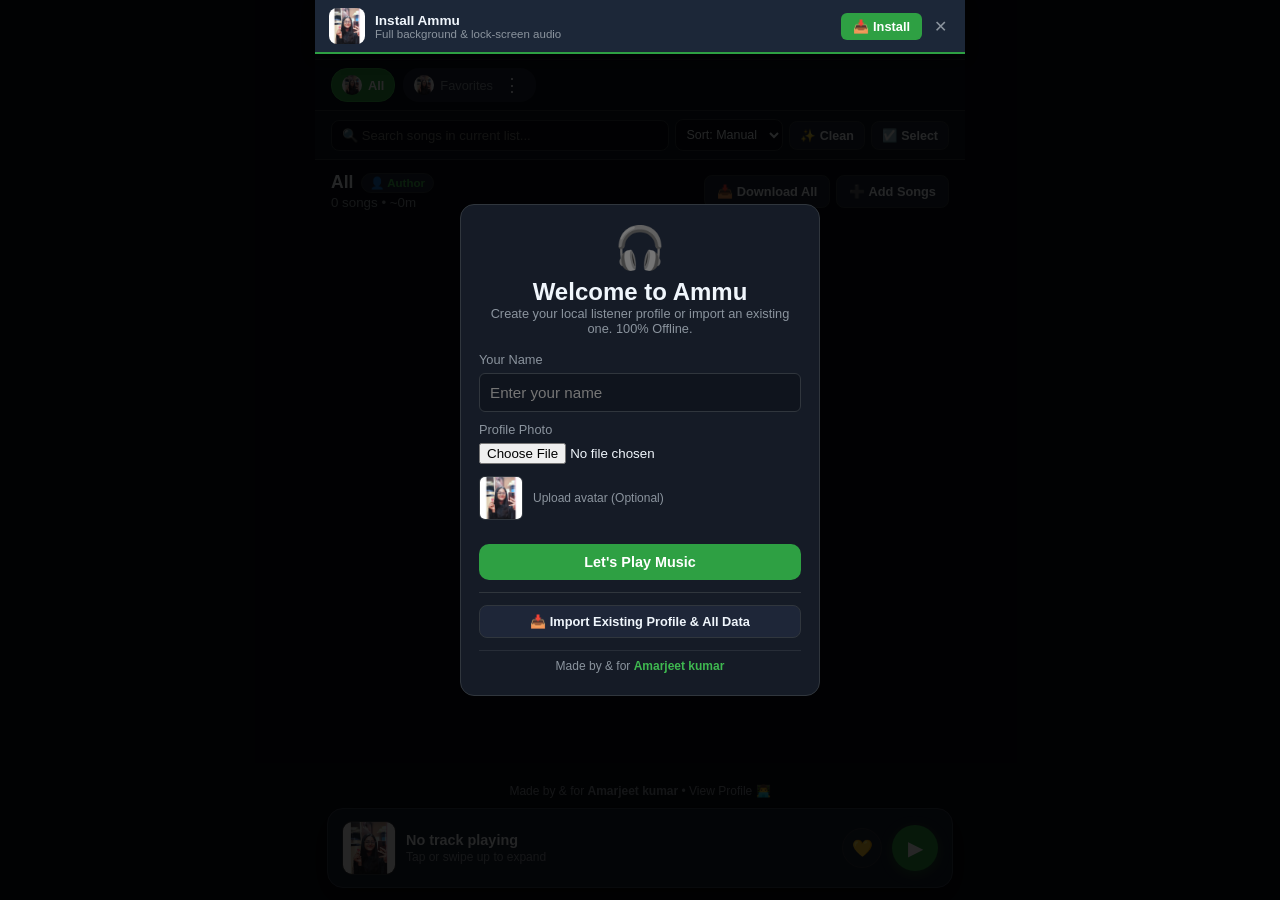
<file: ammu_moh/index.html>
<!DOCTYPE html>
<html lang="en">
<head>
  <meta charset="UTF-8" />
  <meta name="viewport" content="width=device-width, initial-scale=1.0, maximum-scale=1.0, user-scalable=no" />
  <meta name="theme-color" content="#171f2d" />
  <meta name="mobile-web-app-capable" content="yes" />
  <meta name="apple-mobile-web-app-capable" content="yes" />
  <meta name="apple-mobile-web-app-status-bar-style" content="black-translucent" />
  <title id="html-title">Ammu</title>
  <link rel="manifest" href="manifest.json" />
  <link rel="stylesheet" href="style.css" />
  <link id="app-favicon" rel="icon" type="image/png" href="my-icon.png" />
</head>
<body>
  <div id="toast-container" class="toast-container"></div>
  <div id="heart-burst-overlay" class="heart-burst-overlay" style="display:none;"></div>

  <!-- Context Menu for Track 3-Dots -->
  <div id="track-context-menu" class="context-menu-pop" style="display:none;">
    <button id="menu-btn-play-next" class="menu-pop-item">⏭️ Play Next</button>
    <button id="menu-btn-rename" class="menu-pop-item">✏️ Rename Track</button>
  </div>

  <!-- Context Menu for Playlist 3-Dots -->
  <div id="playlist-context-menu" class="context-menu-pop" style="display:none;">
    <button id="pl-menu-btn-edit" class="menu-pop-item">✏️ Edit Details</button>
    <button id="pl-menu-btn-delete" class="menu-pop-item" style="color:#f85149;">🗑️ Delete Playlist</button>
  </div>

  <!-- Passkey Verification Modal -->
  <div id="passkey-modal" class="modal-backdrop" style="display:none;">
    <div class="modal-box text-center">
      <h3>🔒 Creator Passkey Required</h3>
      <p class="modal-desc">This playlist or author profile is protected. Enter the passkey to unlock editing permissions permanently on this device.</p>
      <div class="form-group text-left">
        <label for="passkey-input">Enter Passkey</label>
        <input type="password" id="passkey-input" class="input-text" placeholder="Passkey" autocomplete="off" />
      </div>
      <div class="modal-actions" style="margin-top:14px;">
        <button type="button" id="btn-cancel-passkey" class="btn-action">Cancel</button>
        <button type="button" id="btn-confirm-passkey" class="btn-primary-large" style="width:auto;padding:10px 20px;">Unlock</button>
      </div>
      <p class="card-credit-footer">Made by &amp; for <strong>Amarjeet kumar</strong></p>
    </div>
  </div>

  <div id="persistent-install-banner" class="install-banner-bar" style="display:none;">
    <div class="install-banner-info">
      <img src="my-icon.png" class="install-banner-icon" alt="App Icon" />
      <div>
        <strong>Install Ammu</strong>
        <p>Full background & lock-screen audio</p>
      </div>
    </div>
    <div class="install-banner-actions">
      <button id="btn-banner-install" class="btn-primary-sm">📥 Install</button>
      <button id="btn-banner-dismiss" class="btn-dim-sm">✕</button>
    </div>
  </div>

  <div id="resume-playback-chip" class="resume-chip" style="display:none;">
    <span id="resume-chip-text">Resume last session?</span>
    <button id="btn-resume-session" class="btn-primary-sm">Resume</button>
    <button id="btn-dismiss-resume" class="btn-dim-sm">✕</button>
  </div>

  <!-- Onboarding Modal -->
  <div id="onboarding-modal" class="modal-backdrop" style="display:none;">
    <div class="modal-box text-center">
      <div class="welcome-icon">🎧</div>
      <h2>Welcome to Ammu</h2>
      <p class="modal-desc">Create your local listener profile or import an existing one. 100% Offline.</p>
      <div class="form-group text-left">
        <label for="onboarding-name">Your Name</label>
        <input type="text" id="onboarding-name" class="input-text" placeholder="Enter your name" />
      </div>
      <div class="form-group text-left">
        <label for="onboarding-avatar">Profile Photo</label>
        <input type="file" id="onboarding-avatar" accept="image/*" />
        <div class="preview-row">
          <img id="onboarding-avatar-preview" src="my-icon.png" alt="Preview" />
          <span>Upload avatar (Optional)</span>
        </div>
      </div>
      <button id="btn-complete-onboarding" class="btn-primary-large" style="margin-top:14px;">Let's Play Music</button>
      <div style="margin-top:12px;border-top:1px solid var(--border);padding-top:12px;">
        <label class="btn-action" for="onboarding-import-file" style="display:block;cursor:pointer;text-align:center;">📥 Import Existing Profile & All Data</label>
        <input type="file" id="onboarding-import-file" accept=".json" style="display:none;" />
      </div>
      <p class="card-credit-footer">Made by &amp; for <strong>Amarjeet kumar</strong></p>
    </div>
  </div>

  <!-- Edit User Profile Modal -->
  <div id="user-profile-modal" class="modal-backdrop" style="display:none;">
    <div class="modal-box text-center">
      <h3>👤 Edit Listener Profile</h3>
      <p class="modal-desc">Update your personal listener identity anytime.</p>
      <img id="user-edit-avatar-preview" class="dev-avatar" src="my-icon.png" alt="Avatar" style="margin:8px auto;" />
      <div class="form-group text-left">
        <label for="edit-user-name">Your Name</label>
        <input type="text" id="edit-user-name" class="input-text" />
      </div>
      <div class="form-group text-left">
        <label for="edit-user-avatar">Change Photo</label>
        <input type="file" id="edit-user-avatar" accept="image/*" />
      </div>
      <div class="modal-actions" style="margin-top:14px;">
        <button type="button" id="btn-cancel-user-profile" class="btn-action">Cancel</button>
        <button type="button" id="btn-save-user-profile" class="btn-primary-large" style="width:auto;padding:10px 20px;">Save Profile</button>
      </div>
      <p class="card-credit-footer">Made by &amp; for <strong>Amarjeet kumar</strong></p>
    </div>
  </div>

  <!-- Edit Playlist Details Modal -->
  <div id="edit-playlist-modal" class="modal-backdrop" style="display:none;">
    <div class="modal-box">
      <h3>✏️ Edit Playlist Details</h3>
      <div class="form-group">
        <label for="edit-playlist-name-input">Playlist Title</label>
        <input type="text" id="edit-playlist-name-input" class="input-text" />
        <small id="edit-pl-name-warning" style="color:#f0883e;font-size:0.75rem;display:none;">Favorites playlist name cannot be modified.</small>
      </div>
      <div class="form-group">
        <label for="edit-playlist-author-input">Playlist Author Name</label>
        <input type="text" id="edit-playlist-author-input" class="input-text" />
      </div>
      <div class="form-group">
        <label for="edit-playlist-art-input">Change Playlist Icon / Cover</label>
        <input type="file" id="edit-playlist-art-input" accept="image/*" />
        <div class="preview-row">
          <img id="edit-playlist-preview-img" src="my-icon.png" alt="Preview" />
          <span>Selected Icon</span>
        </div>
      </div>
      <div class="modal-actions">
        <button type="button" id="btn-cancel-edit-playlist" class="btn-action">Cancel</button>
        <button type="button" id="btn-save-edit-playlist" class="btn-primary-large" style="width:auto;padding:10px 20px;">Update</button>
      </div>
      <p class="card-credit-footer">Made by &amp; for <strong>Amarjeet kumar</strong></p>
    </div>
  </div>

  <!-- Analytics Modal -->
  <div id="stats-modal" class="modal-backdrop" style="display:none;">
    <div class="modal-box modal-box-large">
      <div class="panel-header-row">
        <h3>📊 Listening Insights & Analytics</h3>
        <button id="btn-close-stats" class="btn-dim-sm">✕</button>
      </div>
      <div class="stats-time-grid">
        <div class="stat-card"><span class="stat-num" id="stat-time-today">0m</span><span class="stat-lbl">Played Today</span></div>
        <div class="stat-card"><span class="stat-num" id="stat-time-week">0m</span><span class="stat-lbl">This Week</span></div>
        <div class="stat-card"><span class="stat-num" id="stat-time-month">0h</span><span class="stat-lbl">This Month</span></div>
        <div class="stat-card"><span class="stat-num" id="stat-time-all">0h</span><span class="stat-lbl">All-Time Play</span></div>
      </div>
      <div class="backup-management-box" style="margin-top:10px;">
        <h4>🏆 Milestone Badges & Routine</h4>
        <p id="stat-peak-hour-lbl" style="font-size:0.75rem;color:var(--accent-light);margin-bottom:6px;">Peak listening time: Calculating...</p>
        <div id="milestone-badges-row" class="badges-row"></div>
      </div>
      <div class="backup-management-box" style="margin-top:10px;">
        <h4>🔥 Top 5 Most Replayed Songs (Tap to Play)</h4>
        <ul id="stats-top-songs-list" class="history-list-box clickable-stat-list" style="max-height:130px;margin-top:6px;"></ul>
      </div>
      <div class="backup-management-box" style="margin-top:10px;">
        <div class="panel-header-row">
          <h4 style="margin:0;">🕒 Recent Playback History (Tap to Play)</h4>
          <button id="btn-clear-play-history" class="btn-dim-sm" style="font-size:0.72rem;color:#f85149;">Clear History</button>
        </div>
        <ul id="stats-history-list" class="history-list-box clickable-stat-list" style="max-height:160px;margin-top:6px;"></ul>
      </div>
      <p class="card-credit-footer">Made by &amp; for <strong>Amarjeet kumar</strong></p>
    </div>
  </div>

  <!-- Author Modal -->
  <div id="author-modal" class="modal-backdrop" style="display:none;">
    <div class="modal-box text-center">
      <img id="author-avatar-display" class="dev-avatar" src="my-icon.png" alt="Author" style="margin:0 auto 10px auto;" />
      <h3 id="author-name-display">Author Name</h3>
      <p id="author-status-tag" class="dev-tagline">Original Playlist Curator</p>
      <div class="dev-contact-details" style="margin-top:10px;text-align:left;">
        <p>🎵 <strong>Playlist:</strong> <span id="author-pl-name">All</span></p>
        <p>📊 <strong>Total Tracks:</strong> <span id="author-track-count">0</span></p>
        <p>📅 <strong>Created:</strong> <span id="author-created-date">Offline</span></p>
      </div>
      <button id="btn-download-playlist-to-storage" class="btn-primary-large" style="margin-top:12px;">📁 Save Songs to Downloads</button>
      <div class="modal-actions" style="margin-top:12px;">
        <button type="button" id="btn-close-author" class="btn-action">Close</button>
      </div>
      <p class="card-credit-footer">Made by &amp; for <strong>Amarjeet kumar</strong></p>
    </div>
  </div>

  <!-- Developer Modal -->
  <div id="dev-modal" class="modal-backdrop" style="display:none;">
    <div class="modal-box dev-profile-box">
      <div class="dev-header">
        <img id="dev-avatar-img" class="dev-avatar" src="my-icon.png" alt="Amarjeet Kumar" />
        <div>
          <h3 id="dev-name-display">Amarjeet Kumar</h3>
          <p id="dev-title-display" class="dev-tagline">Lead Audio Architect & Engineer</p>
        </div>
      </div>
      <div class="dev-body">
        <p id="dev-bio-display" class="dev-bio">Built with passion for high-fidelity audio, offline-first Web Audio digital signal processing, and clean UX.</p>
        <div class="dev-contact-details">
          <p>📍 <strong>Location:</strong> <span id="dev-location-display">Bihar, India</span></p>
          <p>📧 <strong>Email:</strong> <span id="dev-email-display">amarjeet.kumar.dev@gmail.com</span></p>
        </div>
        <div class="dev-social-grid">
          <a id="dev-link-github" class="dev-chip-link" href="#" target="_blank">🐙 GitHub</a>
          <a id="dev-link-linkedin" class="dev-chip-link" href="#" target="_blank">💼 LinkedIn</a>
          <a id="dev-link-instagram" class="dev-chip-link" href="#" target="_blank">📸 Instagram</a>
        </div>
        <details class="dev-edit-drawer" style="margin-top:12px;">
          <summary style="cursor:pointer;font-size:0.78rem;color:var(--accent-light);">✏️ Edit Developer Card Info</summary>
          <div class="form-group" style="margin-top:8px;">
            <label>Full Name</label><input type="text" id="edit-dev-name" class="input-text" />
            <label>Tagline / Title</label><input type="text" id="edit-dev-title" class="input-text" />
            <label>Bio</label><textarea id="edit-dev-bio" class="input-text" style="height:60px;resize:none;"></textarea>
            <label>Location</label><input type="text" id="edit-dev-location" class="input-text" />
            <label>Email Address</label><input type="text" id="edit-dev-email" class="input-text" />
            <label>Avatar Photo</label><input type="file" id="edit-dev-avatar" accept="image/*" />
            <button id="btn-save-dev-profile" class="btn-primary-large" style="margin-top:8px;padding:8px;">Save Developer Info</button>
          </div>
        </details>
      </div>
      <div class="modal-actions" style="margin-top:10px;">
        <button type="button" id="btn-close-dev" class="btn-primary-large">Close</button>
      </div>
      <p class="card-credit-footer">Made by &amp; for <strong>Amarjeet kumar</strong></p>
    </div>
  </div>

  <!-- Settings Modal -->
  <div id="settings-modal" class="modal-backdrop" style="display:none;">
    <div class="modal-box modal-box-large">
      <h3>⚙️ Studio Preferences & Universal Data Center</h3>
      <div class="form-group">
        <label for="custom-app-name">App Title</label>
        <input type="text" id="custom-app-name" class="input-text" placeholder="e.g. Ammu" />
      </div>
      <div class="form-group">
        <label for="custom-app-logo">App Logo Badge</label>
        <input type="file" id="custom-app-logo" accept="image/*" />
        <div class="preview-row">
          <img id="settings-logo-preview" src="my-icon.png" alt="Logo Preview" />
          <span>Upload custom in-app logo</span>
        </div>
      </div>
      <div class="form-group">
        <label>Theme Color Accent</label>
        <div class="theme-picker-row">
          <button class="theme-circle-btn" data-color="#2ea043" style="background:#2ea043;"></button>
          <button class="theme-circle-btn" data-color="#1f6feb" style="background:#1f6feb;"></button>
          <button class="theme-circle-btn" data-color="#a371f7" style="background:#a371f7;"></button>
          <button class="theme-circle-btn" data-color="#f0883e" style="background:#f0883e;"></button>
          <button class="theme-circle-btn" data-color="#f85149" style="background:#f85149;"></button>
          <button class="theme-circle-btn" data-color="#e3b341" style="background:#e3b341;"></button>
        </div>
        <label class="checkbox-label" style="margin-top:8px;">
          <input type="checkbox" id="chk-amoled-mode" /> Pure AMOLED Midnight Black (#000000)
        </label>
      </div>

      <div class="backup-management-box">
        <div class="panel-header-row">
          <h4>👤 Listener Identity</h4>
          <button id="btn-open-edit-user-profile" class="btn-action-sm">✏️ Edit My Profile</button>
        </div>
        <p id="settings-current-user-lbl" style="font-size:0.75rem;color:var(--text-muted);">Active listener: Amarjeet Kumar</p>
      </div>

      <div class="backup-management-box" style="margin-top:10px;">
        <h4>🔒 Export Protection Passkey</h4>
        <p style="font-size:0.72rem;color:var(--text-muted);margin:2px 0 6px 0;">Set a passkey to lock original author and playlist details on exported files.</p>
        <input type="text" id="export-passkey-input" class="input-text" placeholder="Creator Passkey (Optional)" autocomplete="off" />
      </div>

      <div class="backup-management-box" style="margin-top:10px;">
        <h4>📦 Complete Profile & Library Backup</h4>
        <div class="backup-btn-row">
          <button id="btn-export-full-profile" class="btn-primary-large" style="flex:1;">💾 Full Backup (with Audio)</button>
          <button id="btn-export-meta-profile" class="btn-action" style="flex:1;">⚡ Metadata Only</button>
        </div>
      </div>

      <div class="backup-management-box" style="margin-top:10px;">
        <h4>📦 Selective Library & Playlist Export</h4>
        <div class="export-options-box">
          <label style="font-weight:600;display:block;margin-bottom:4px;">Playlists to Include:</label>
          <div id="export-playlist-checklist" class="mini-checklist-box"></div>
          <label style="font-weight:600;display:block;margin-top:6px;margin-bottom:4px;">Export Content:</label>
          <label class="checkbox-label"><input type="checkbox" id="chk-export-audio" checked /> Include Song Audio Files</label>
          <label class="checkbox-label"><input type="checkbox" id="chk-export-trimmed-clips" checked /> Include Trimmed Audio Clips (.mp3)</label>
          <label class="checkbox-label"><input type="checkbox" id="chk-export-timestamps" checked /> Include Saved Timestamps / Markers</label>
          <label class="checkbox-label"><input type="checkbox" id="chk-export-images" checked /> Include Custom Covers & App Logos</label>
        </div>
        <div class="backup-btn-row">
          <button id="btn-export-backup" class="btn-primary-large" style="flex:1;">💾 Export Backup</button>
        </div>
      </div>

      <div class="backup-management-box" style="margin-top:10px;">
        <h4>📥 Restore Backup</h4>
        <div class="backup-btn-row">
          <label class="btn-action" for="import-backup-file" style="flex:1;text-align:center;cursor:pointer;">📂 Select Backup File (.json)</label>
          <input type="file" id="import-backup-file" accept=".json" style="display:none;" />
        </div>
      </div>

      <div class="backup-management-box" style="margin-top:10px;">
        <div class="panel-header-row">
          <h4 style="margin:0;">📜 Export / Import Activity Audit (IST)</h4>
          <button id="btn-clear-history" class="btn-dim-sm" style="font-size:0.72rem;color:#f85149;">Clear Log</button>
        </div>
        <ul id="audit-history-list" class="history-list-box"></ul>
      </div>

      <div class="modal-actions">
        <button type="button" id="btn-cancel-settings" class="btn-action">Cancel</button>
        <button type="button" id="btn-save-settings" class="btn-primary-large btn-touch-target" style="width:auto;padding:10px 20px;">Save Preferences</button>
      </div>
      <p class="card-credit-footer">Made by &amp; for <strong>Amarjeet kumar</strong></p>
    </div>
  </div>

  <!-- Pre-Import Verification Modal -->
  <div id="pre-import-modal" class="modal-backdrop" style="display:none;">
    <div class="modal-box modal-box-large">
      <h3>🔍 Storage Matcher & Verification</h3>
      <div class="pre-import-author-card">
        <img id="pre-import-avatar" src="my-icon.png" class="dev-avatar" alt="Author" />
        <div>
          <h4 id="pre-import-author-name">Author</h4>
          <p id="pre-import-file-meta" style="font-size:0.75rem;color:var(--text-muted);">Payload info</p>
        </div>
      </div>
      
      <div id="pre-import-passkey-container" class="form-group" style="display:none;background:#090d15;padding:8px;border-radius:8px;border:1px solid var(--border);">
        <label for="pre-import-passkey-input" style="color:var(--accent-light);">🔑 Creator Passkey (Unlock Permanent Editing)</label>
        <input type="password" id="pre-import-passkey-input" class="input-text" placeholder="Enter creator passkey" autocomplete="off" />
      </div>

      <div class="storage-audit-badges-row">
        <span class="audit-badge badge-green" id="audit-badge-available">✓ 0 Available</span>
        <span class="audit-badge badge-red" id="audit-badge-missing">✕ 0 Not in Storage</span>
      </div>
      <div class="form-group">
        <label>Storage Match Audit:</label>
        <div id="pre-import-audit-checklist" class="mini-checklist-box" style="max-height:120px;"></div>
      </div>
      <div class="form-group">
        <label>Select Playlists to Import:</label>
        <div id="pre-import-playlist-list" class="mini-checklist-box"></div>
      </div>
      <div class="form-group">
        <label class="checkbox-label"><input type="checkbox" id="chk-import-markers" checked /> Import Timestamp Markers</label>
        <label class="checkbox-label"><input type="checkbox" id="chk-import-lyrics" checked /> Import Offline Lyrics</label>
        <label class="checkbox-label"><input type="checkbox" id="chk-import-clips" checked /> Import Trimmed Audio Clips</label>
      </div>
      <div class="modal-actions">
        <button type="button" id="btn-cancel-pre-import" class="btn-action">Cancel</button>
        <button type="button" id="btn-confirm-final-import" class="btn-primary-large" style="width:auto;padding:10px 20px;">Confirm & Import</button>
      </div>
      <p class="card-credit-footer">Made by &amp; for <strong>Amarjeet kumar</strong></p>
    </div>
  </div>

  <!-- Import Success Modal -->
  <div id="import-success-modal" class="modal-backdrop" style="display:none;">
    <div class="modal-box text-center">
      <div style="font-size:2.8rem;margin-bottom:4px;">🎉</div>
      <h2>Import Completed</h2>
      <img id="success-author-avatar" src="my-icon.png" class="dev-avatar" style="margin:8px auto;" alt="Author" />
      <p id="success-author-label" style="font-size:0.85rem;font-weight:600;"></p>
      <div id="success-songs-summary" class="mini-checklist-box" style="max-height:140px;text-align:left;margin:10px 0;"></div>
      <button id="btn-close-success-summary" class="btn-primary-large">Done</button>
      <p class="card-credit-footer">Made by &amp; for <strong>Amarjeet kumar</strong></p>
    </div>
  </div>

  <!-- Real MP3 Audio Trimmer Modal -->
  <div id="trimmer-modal" class="modal-backdrop" style="display:none;">
    <div class="modal-box">
      <h3>✂️ Audio Trimmer (.mp3 Compressed)</h3>
      <p id="trimmer-track-name" style="font-size:0.8rem;color:var(--accent-light);margin-bottom:8px;"></p>
      <div class="form-group">
        <label>Start Time: <span id="lbl-trim-start">0.0s</span></label>
        <input type="range" id="trim-start-range" min="0" max="100" step="0.5" value="0" />
      </div>
      <div class="form-group">
        <label>End Time: <span id="lbl-trim-end">30.0s</span></label>
        <input type="range" id="trim-end-range" min="0" max="100" step="0.5" value="30" />
      </div>
      <button id="btn-save-ringtone" class="btn-primary-large" style="margin-top:10px;">✂️ Cut & Save Offline MP3 Clip</button>
      <div class="modal-actions" style="margin-top:8px;">
        <button type="button" id="btn-cancel-trimmer" class="btn-action">Cancel</button>
      </div>
      <p class="card-credit-footer">Made by &amp; for <strong>Amarjeet kumar</strong></p>
    </div>
  </div>

  <!-- Rename Modal -->
  <div id="rename-modal" class="modal-backdrop" style="display:none;">
    <div class="modal-box">
      <h3>✏️ Rename Track</h3>
      <div class="form-group">
        <label for="rename-input">Track Title</label>
        <input type="text" id="rename-input" class="input-text" autocomplete="off" />
      </div>
      <div class="modal-actions">
        <button type="button" id="btn-cancel-rename" class="btn-action">Cancel</button>
        <button type="button" id="btn-confirm-rename" class="btn-primary-large btn-touch-target" style="width:auto;padding:10px 20px;">Update</button>
      </div>
      <p class="card-credit-footer">Made by &amp; for <strong>Amarjeet kumar</strong></p>
    </div>
  </div>

  <!-- Timestamp Marker Modal -->
  <div id="timestamp-modal" class="modal-backdrop" style="display:none;">
    <div class="modal-box">
      <h3>⏱️ Save Timestamp</h3>
      <div class="form-group">
        <label for="timestamp-name-input">Marker Name</label>
        <input type="text" id="timestamp-name-input" class="input-text" placeholder="Chorus / Best Part" autocomplete="off" />
        <small id="timestamp-time-preview" style="color:var(--accent-light);font-size:0.8rem;margin-top:4px;">At: 0:00</small>
      </div>
      <div class="modal-actions">
        <button type="button" id="btn-cancel-timestamp" class="btn-action">Cancel</button>
        <button type="button" id="btn-confirm-timestamp" class="btn-primary-large btn-touch-target" style="width:auto;padding:10px 20px;">Save Marker</button>
      </div>
      <p class="card-credit-footer">Made by &amp; for <strong>Amarjeet kumar</strong></p>
    </div>
  </div>

  <!-- Create Playlist Modal -->
  <div id="playlist-create-modal" class="modal-backdrop" style="display:none;">
    <div class="modal-box">
      <h3>Create New Playlist</h3>
      <div class="form-group">
        <label for="new-playlist-name">Playlist Name</label>
        <input type="text" id="new-playlist-name" placeholder="e.g. My Favorites" class="input-text" autocomplete="off" />
      </div>
      <div class="form-group">
        <label for="new-playlist-img">Choose Album Art (Optional)</label>
        <input type="file" id="new-playlist-img" accept="image/*" />
        <div class="preview-row">
          <img id="preview-art-tag" src="my-icon.png" alt="Preview" />
          <span id="preview-status-text">Default art selected</span>
        </div>
      </div>
      <div class="modal-actions">
        <button type="button" id="btn-cancel-playlist" class="btn-action">Cancel</button>
        <button type="button" id="btn-confirm-playlist" class="btn-primary-large btn-touch-target" style="width:auto;padding:10px 20px;">Create</button>
      </div>
      <div style="margin-top:14px;border-top:1px solid var(--border);padding-top:10px;">
        <label class="btn-action" for="playlist-modal-import-file" style="display:block;cursor:pointer;text-align:center;font-size:0.8rem;">📥 Import Shared Playlist File (.json)</label>
        <input type="file" id="playlist-modal-import-file" accept=".json" style="display:none;" />
      </div>
      <p class="card-credit-footer">Made by &amp; for <strong>Amarjeet kumar</strong></p>
    </div>
  </div>

  <input type="file" id="edit-cover-input" accept="image/*" style="display:none;" />

  <div class="app-layout" id="main-swipe-viewport">
    <header class="app-top">
      <div class="brand-container" id="brand-edit-trigger" title="Tap to customize app branding">
        <img id="header-app-logo" class="app-logo-badge" src="my-icon.png" alt="Logo" />
        <div class="brand-text-col">
          <span class="brand-title" id="display-app-name">Ammu</span>
          <span class="badge">Pure Audio</span>
        </div>
      </div>
      <div style="display: flex; gap: 6px;">
        <button id="btn-open-stats" class="btn-action" title="Listening Insights & History">📊</button>
        <button id="btn-open-dev" class="btn-action" title="Developer Profile">👨‍💻</button>
        <button id="btn-open-settings" class="btn-action" title="Settings">⚙️</button>
        <button id="btn-header-install" class="btn-action btn-install">📥 Install</button>
        <button id="btn-open-create-playlist" class="btn-action">➕ New</button>
      </div>
    </header>

    <div class="playlist-chips" id="playlist-tabs"></div>

    <div class="search-sort-bar">
      <div class="search-input-wrapper">
        <input type="text" id="library-search-input" class="search-field" placeholder="🔍 Search songs in current list..." />
        <button id="btn-clear-search" class="btn-clear-input" style="display:none;">✕</button>
      </div>
      <select id="sort-select" class="sort-dropdown">
        <option value="default">Sort: Manual</option>
        <option value="az">Name: A to Z</option>
        <option value="za">Name: Z to A</option>
      </select>
      <button id="btn-clean-names" class="btn-action-sm" title="One-tap clean clutter tags from song names">✨ Clean</button>
      <button id="btn-toggle-multi-select" class="btn-action-sm" title="Bulk actions">☑️ Select</button>
    </div>

    <!-- Batch Multi-Select Action Bar -->
    <div id="batch-action-bar" class="batch-bar" style="display:none;">
      <div style="display:flex;align-items:center;gap:6px;">
        <button id="btn-batch-select-all" class="btn-action-sm">Select All</button>
        <span id="batch-count-label">0 Selected</span>
      </div>
      <div style="display:flex;gap:6px;">
        <button id="btn-batch-delete" class="btn-action-sm" style="color:#f85149;">🗑 Delete</button>
        <button id="btn-batch-cancel" class="btn-action-sm">Cancel</button>
      </div>
    </div>

    <main class="upper-content" id="upper-content-viewport">
      <div class="section-title-row">
        <div>
          <div style="display:flex;align-items:center;gap:8px;">
            <h2 id="view-playlist-name">Tracks</h2>
            <button id="btn-view-playlist-author" class="btn-author-pill">👤 Author</button>
          </div>
          <small id="track-count-label">0 songs • ~0m</small>
        </div>
        <div style="display:flex;gap:6px;">
          <button id="btn-download-entire-playlist" class="btn-action" title="Download all songs in this playlist">📥 Download All</button>
          <label class="btn-action" for="file-picker">➕ Add Songs</label>
          <input type="file" id="file-picker" accept="audio/*,.mp3,.wav,.flac,.m4a,.aac,.ogg,.opus" multiple style="display:none;" />
        </div>
      </div>
      <ul id="song-list" class="song-list"></ul>
    </main>

    <footer class="app-footer" id="footer-dev-trigger" style="cursor:pointer;" title="Click to view Developer Profile">
      Made by & for <strong>Amarjeet kumar</strong> • <span>View Profile 👨‍💻</span>
    </footer>

    <div class="bottom-player-bar" id="mini-player">
      <div class="player-left-group" id="open-box-trigger">
        <img id="mini-cover" class="mini-art" src="my-icon.png" alt="Art" />
        <div class="mini-meta">
          <span class="mini-title" id="mini-title">No track playing</span>
          <span class="mini-sub" id="mini-sub">Tap or swipe up to expand</span>
        </div>
      </div>

      <div class="player-bar-actions">
        <button id="bar-btn-like" class="icon-btn heart-btn" title="Favorite">💛</button>
        <button id="bar-btn-play" class="play-btn-large" title="Play/Pause">▶</button>
      </div>
    </div>
  </div>

  <!-- Fullscreen Player Card Modal -->
  <div class="fullscreen-player-card" id="player-box-modal" style="display:none;">
    <div id="ambient-glow-layer" class="ambient-glow"></div>

    <div class="card-top-nav">
      <button id="btn-close-box" class="btn-action">▼ Minimize</button>
      <div class="card-nav-controls">
        <button id="btn-toggle-art-mode" class="chip-action-sm" title="Artwork Mode">💿 Disc</button>
        <button id="btn-speed-toggle" class="chip-action-sm">1.0x</button>
        <button id="btn-sleep-timer" class="chip-action-sm">⏱️ Off</button>
      </div>
      <button id="modal-btn-like" class="icon-btn heart-btn" title="Favorite">💛</button>
    </div>

    <div class="player-pinned-controls">
      <canvas id="audio-visualizer" class="visualizer-canvas" width="300" height="32"></canvas>

      <div class="detail-art-container mode-standard" id="art-display-box" title="Double tap Left: -10s | Right: +10s | Slide Up/Down: Volume">
        <img id="box-cover" src="my-icon.png" alt="Album Art" />
        <div class="vinyl-grooves"></div>
        <div class="vinyl-center-hole"></div>
        <div id="art-seek-feedback" class="seek-feedback-overlay"></div>
        <button id="btn-edit-art" class="btn-edit-cover" title="Change Album Image">📷 Change Image</button>
      </div>

      <div class="detail-titles">
        <h2 id="box-title">Song Title</h2>
        <p id="box-playlist">Playlist: All</p>
      </div>

      <div class="current-marker-badge-row">
        <span id="active-marker-pill" class="active-marker-pill" style="display:none;">📍 <span id="active-marker-name">Verse</span></span>
      </div>

      <div class="progress-bar-box">
        <span id="curr-time">0:00</span>
        <div class="seek-track-wrapper">
          <input type="range" id="seek-bar" min="0" max="100" value="0" />
          <div id="seek-ticks-layer" class="seek-ticks-layer"></div>
        </div>
        <span id="dur-time">0:00</span>
      </div>

      <div class="quick-jump-row">
        <button id="btn-skip-backward" class="jump-btn">⏪ -10s</button>
        <button id="btn-mode-shuffle" class="jump-btn">🔀 Off</button>
        <button id="btn-mode-repeat" class="jump-btn">🔁 All</button>
        <button id="btn-skip-forward" class="jump-btn">⏩ +10s</button>
      </div>

      <div class="box-player-controls">
        <button id="box-btn-prev" class="icon-btn-large">⏮</button>
        <button id="box-btn-play" class="play-btn-huge">▶</button>
        <button id="box-btn-next" class="icon-btn-large">⏭</button>
      </div>

      <div class="card-tool-row">
        <button id="card-toggle-playlist" class="card-tool-btn">≡ Playlist</button>
        <button id="card-toggle-volume" class="card-tool-btn">🔊 Volume</button>
        <button id="card-toggle-eq" class="card-tool-btn">🎛 EQ & Bass</button>
        <button id="card-toggle-timestamps" class="card-tool-btn">⏱️ Markers</button>
        <button id="card-toggle-looper" class="card-tool-btn">🔄 A-B Loop</button>
        <button id="card-toggle-trimmer" class="card-tool-btn">✂️ Trim</button>
        <button id="card-toggle-lyrics" class="card-tool-btn">📝 Lyrics</button>
      </div>
    </div>

    <div class="card-scrollable-drawers" id="card-drag-dismiss-area">
      <!-- 1. Volume Drawer -->
      <div id="card-volume-panel" class="embedded-card-panel" style="display:none;">
        <div class="panel-header-row">
          <span>Master Volume (Software Gain)</span>
          <span id="card-vol-label">20%</span>
        </div>
        <div class="vol-slider-row">
          <span>🔈</span>
          <input type="range" id="card-vol-slider" min="0" max="100" value="20" />
          <span>🔊</span>
        </div>
        <div class="vol-snap-row">
          <button class="vol-snap-btn" data-vol="20">20% (Default)</button>
          <button class="vol-snap-btn" data-vol="50">50%</button>
          <button class="vol-snap-btn" data-vol="80">80%</button>
          <button class="vol-snap-btn" data-vol="100">100%</button>
        </div>
        <p class="card-credit-footer">Made by &amp; for <strong>Amarjeet kumar</strong></p>
      </div>

      <!-- 2. Equalizer & Bass Boost Drawer -->
      <div id="card-eq-panel" class="embedded-card-panel" style="display:none;">
        <div class="panel-header-row">
          <label><input type="checkbox" id="card-eq-enable" checked /> DSP Active</label>
          <button id="btn-reset-eq-card" class="btn-action">Reset Defaults</button>
        </div>
        <div class="bass-boost-strip">
          <span>🔊 Bass Boost (<span id="val-bass-boost">0dB</span>)</span>
          <input type="range" id="slider-bass-boost" min="0" max="15" step="0.5" value="0" />
        </div>
        <div class="eq-container">
          <div class="eq-col"><span class="eq-val" id="val-preamp">14.1dB</span><input type="range" class="vertical-slider" id="eq-preamp" min="-20" max="20" step="0.1" value="14.1" /><span class="eq-freq">Pre</span></div>
          <div class="eq-col"><span class="eq-val" id="val-60">18.2dB</span><input type="range" class="vertical-slider" data-band="0" min="-20" max="20" step="0.1" value="18.2" /><span class="eq-freq">60</span></div>
          <div class="eq-col"><span class="eq-val" id="val-170">11.8dB</span><input type="range" class="vertical-slider" data-band="1" min="-20" max="20" step="0.1" value="11.8" /><span class="eq-freq">170</span></div>
          <div class="eq-col"><span class="eq-val" id="val-310">3.7dB</span><input type="range" class="vertical-slider" data-band="2" min="-20" max="20" step="0.1" value="3.7" /><span class="eq-freq">310</span></div>
          <div class="eq-col"><span class="eq-val" id="val-600">-1.7dB</span><input type="range" class="vertical-slider" data-band="3" min="-20" max="20" step="0.1" value="-1.7" /><span class="eq-freq">600</span></div>
          <div class="eq-col"><span class="eq-val" id="val-1000">-7.8dB</span><input type="range" class="vertical-slider" data-band="4" min="-20" max="20" step="0.1" value="-7.8" /><span class="eq-freq">1k</span></div>
          <div class="eq-col"><span class="eq-val" id="val-3000">2.1dB</span><input type="range" class="vertical-slider" data-band="5" min="-20" max="20" step="0.1" value="2.1" /><span class="eq-freq">3k</span></div>
          <div class="eq-col"><span class="eq-val" id="val-6000">9.8dB</span><input type="range" class="vertical-slider" data-band="6" min="-20" max="20" step="0.1" value="9.8" /><span class="eq-freq">6k</span></div>
          <div class="eq-col"><span class="eq-val" id="val-12000">14.1dB</span><input type="range" class="vertical-slider" data-band="7" min="-20" max="20" step="0.1" value="14.1" /><span class="eq-freq">12k</span></div>
          <div class="eq-col"><span class="eq-val" id="val-14000">-3.6dB</span><input type="range" class="vertical-slider" data-band="8" min="-20" max="20" step="0.1" value="-3.6" /><span class="eq-freq">14k</span></div>
          <div class="eq-col"><span class="eq-val" id="val-16000">11.6dB</span><input type="range" class="vertical-slider" data-band="9" min="-20" max="20" step="0.1" value="11.6" /><span class="eq-freq">16k</span></div>
        </div>
        <p class="card-credit-footer">Made by &amp; for <strong>Amarjeet kumar</strong></p>
      </div>

      <!-- 3. Timestamp Bookmarks Drawer -->
      <div id="card-timestamps-panel" class="embedded-card-panel" style="display:none;">
        <div class="panel-header-row">
          <span>⏱️ Track Bookmarks & Chapters</span>
          <button type="button" id="btn-add-timestamp" class="btn-action" style="color:var(--accent-light);">➕ Add Current Time</button>
        </div>
        <ul id="timestamp-markers-list" class="timestamp-list"></ul>
        <p class="card-credit-footer">Made by &amp; for <strong>Amarjeet kumar</strong></p>
      </div>

      <!-- 4. A-B Segment Looper Drawer -->
      <div id="card-looper-panel" class="embedded-card-panel" style="display:none;">
        <div class="panel-header-row">
          <span>Continuous A-B Section Repeater</span>
          <button id="btn-clear-loop" class="btn-action">Clear Loop</button>
        </div>
        <div class="looper-action-row">
          <button id="btn-set-point-a" class="btn-action">Set Point A: <span id="label-point-a">--:--</span></button>
          <button id="btn-set-point-b" class="btn-action">Set Point B: <span id="label-point-b">--:--</span></button>
        </div>
        <p class="card-credit-footer">Made by &amp; for <strong>Amarjeet kumar</strong></p>
      </div>

      <!-- 5. Offline Lyrics & Notes Drawer -->
      <div id="card-lyrics-panel" class="embedded-card-panel" style="display:none;">
        <div class="panel-header-row">
          <span>Offline Lyrics & Song Notes</span>
          <button id="btn-save-lyrics" class="btn-action">Save</button>
        </div>
        <textarea id="lyrics-textarea" class="lyrics-box" placeholder="Type or paste song lyrics or notes here..."></textarea>
        <p class="card-credit-footer">Made by &amp; for <strong>Amarjeet kumar</strong></p>
      </div>

      <!-- 6. View Playlist / Reorder Drawer -->
      <div id="card-playlist-panel" class="embedded-card-panel" style="display:none;">
        <div class="panel-header-row">
          <span>Active Playlist Songs (Tap to Play / Reorder)</span>
        </div>
        <ul id="card-reorder-list" class="song-list card-compact-list" style="margin-top:6px;"></ul>
        <p class="card-credit-footer">Made by &amp; for <strong>Amarjeet kumar</strong></p>
      </div>

      <!-- 7. Trimmed Clips Showcase Drawer -->
      <div id="card-trimmer-panel" class="embedded-card-panel" style="display:none;">
        <div class="panel-header-row">
          <span>✂️ Saved MP3 Clips for Current Song</span>
          <button id="btn-open-trim-dialog" class="btn-action" style="color:var(--accent-light);">➕ New Trim</button>
        </div>
        <ul id="trimmed-clips-list" class="timestamp-list" style="max-height:180px;"></ul>
        <p class="card-credit-footer">Made by &amp; for <strong>Amarjeet kumar</strong></p>
      </div>
    </div>
  </div>

  <audio id="audio-engine" playsinline preload="auto"></audio>
  <script src="app.js"></script>
</body>
</html>
</file>
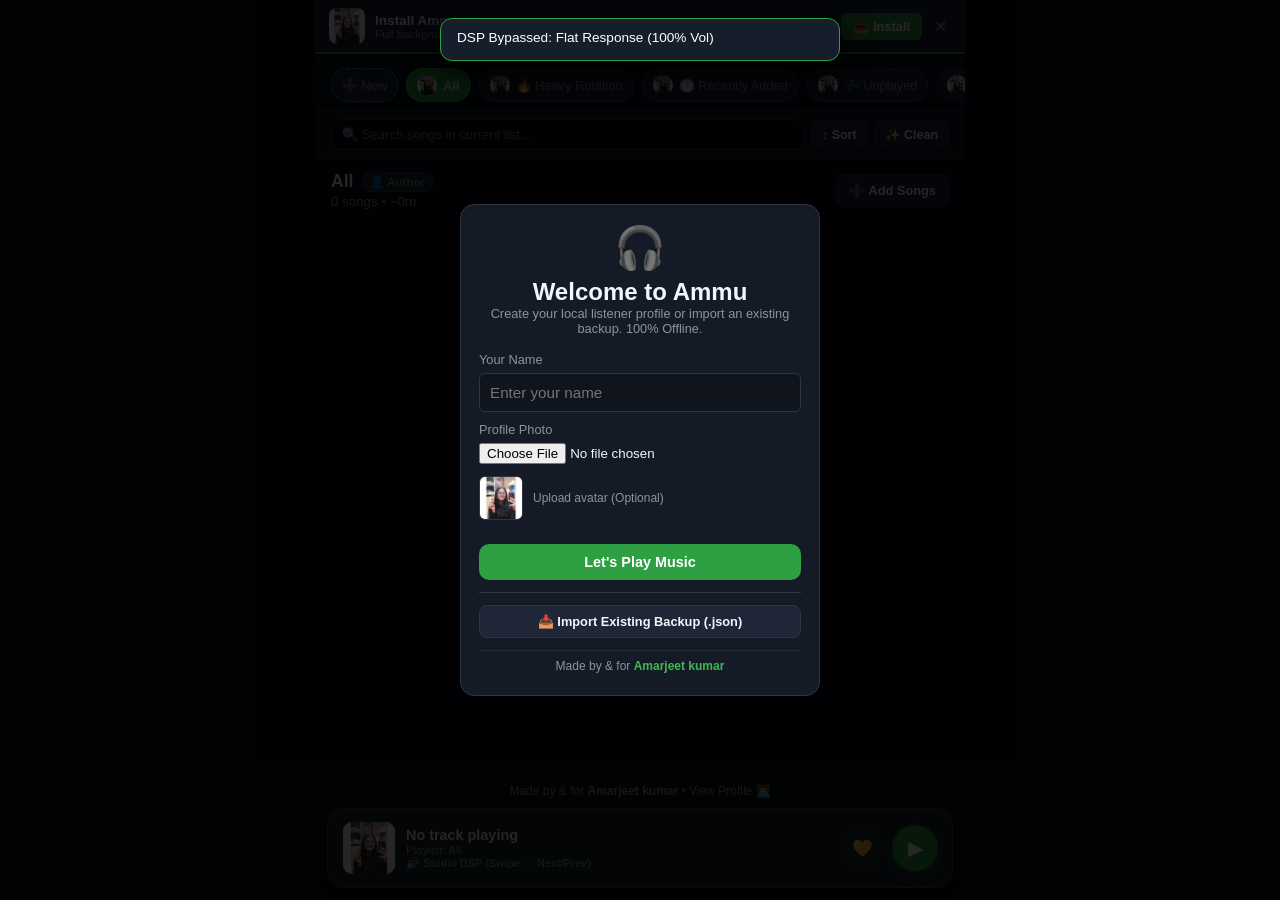
<file: Ammu_moh/index.html>
<!DOCTYPE html>
<html lang="en">
<head>
  <meta charset="UTF-8" />
  <meta name="viewport" content="width=device-width, initial-scale=1.0, maximum-scale=1.0, user-scalable=no" />
  <meta name="theme-color" content="#171f2d" />
  <meta name="mobile-web-app-capable" content="yes" />
  <meta name="apple-mobile-web-app-capable" content="yes" />
  <meta name="apple-mobile-web-app-status-bar-style" content="black-translucent" />
  <title id="html-title">Ammu</title>
  <link rel="manifest" href="manifest.json" />
  <link rel="stylesheet" href="style.css" />
  <link id="app-favicon" rel="icon" type="image/png" href="my-icon.png" />
</head>
<body>
  <!-- Topmost Alert & Toast Container (Always on Top) -->
  <div id="toast-container" class="toast-container"></div>
  <div id="heart-burst-overlay" class="heart-burst-overlay" style="display:none;"></div>

  <!-- Global Dimmed Processing Modal (>1s Operations) -->
  <div id="global-processing-modal" class="processing-backdrop" style="display:none;">
    <div class="processing-card">
      <div class="processing-spinner"></div>
      <h3 id="processing-title">Processing Audio Data...</h3>
      <p id="processing-status-msg" class="processing-status-text">Preparing files...</p>
      <div class="processing-progress-track">
        <div id="processing-progress-bar" class="processing-progress-fill" style="width: 0%;"></div>
      </div>
      <button type="button" id="btn-cancel-processing-task" class="btn-cancel-task">✕ Cancel Task Immediately</button>
    </div>
  </div>

  <!-- Floating Emotional Banner with Isolated Large Cross-Platform Emoji -->
  <div id="emotional-floating-container" class="emotional-floating-wrapper" style="display:none;">
    <div id="emotional-big-emoji" class="emotional-big-emoji emoji-text">&#129401;</div>
    <div class="emotional-card">
      <h3 id="emotional-title">Thank you for loving me &#129401;</h3>
      <p id="emotional-sub">From Amarjeet</p>
    </div>
  </div>

  <!-- Header Settings Hub Menu -->
  <div id="header-settings-menu" class="context-menu-pop" style="display:none; right:16px; top:54px;">
    <button id="menu-btn-my-account" class="menu-pop-item">👤 My Account &amp; Data Center</button>
    <button id="menu-btn-storage-auditor" class="menu-pop-item">🔍 Storage &amp; Duplicate Cleaner</button>
    <button id="menu-btn-install-pwa" class="menu-pop-item">📥 Install Ammu</button>
    <button id="menu-btn-dev-profile" class="menu-pop-item">👨‍💻 Developer Profile</button>
  </div>

  <!-- Hierarchical Two-Tier Sort By Popovers -->
  <div id="sort-by-menu" class="context-menu-pop" style="display:none;">
    <button id="sort-cat-name" class="menu-pop-item">🔤 By Name ▸</button>
    <button id="sort-cat-size" class="menu-pop-item">📦 By Size ▸</button>
    <button class="menu-pop-item sort-item" data-sort="default">↕️ Default / Manual</button>
  </div>

  <div id="sort-sub-name" class="context-menu-pop" style="display:none;">
    <button class="menu-pop-item sort-item" data-sort="az">🔤 A to Z (Ascending)</button>
    <button class="menu-pop-item sort-item" data-sort="za">🔤 Z to A (Descending)</button>
  </div>

  <div id="sort-sub-size" class="context-menu-pop" style="display:none;">
    <button class="menu-pop-item sort-item" data-sort="size-desc">📦 Large to Small</button>
    <button class="menu-pop-item sort-item" data-sort="size-asc">📦 Small to Large</button>
  </div>

  <!-- Track 3-Dots Context Menu -->
  <div id="track-context-menu" class="context-menu-pop" style="display:none;">
    <button id="menu-btn-track-select" class="menu-pop-item">☑️ Select Track</button>
    <button id="menu-btn-play-next" class="menu-pop-item">⏭️ Play Next</button>
    <button id="menu-btn-rename" class="menu-pop-item">✏️ Rename Track</button>
    <button id="menu-btn-add-to-pl" class="menu-pop-item">➕ Add to Playlist ▸</button>
    <button id="menu-btn-remove-from-pl" class="menu-pop-item" style="color:#f85149;">🗑️ Remove from Playlist</button>
  </div>

  <!-- Submenu: Add to Playlist -->
  <div id="add-to-playlist-submenu" class="context-menu-pop" style="display:none;">
    <div style="font-size:0.75rem;padding:4px 8px;color:var(--text-muted);border-bottom:1px solid var(--border);">Select Playlist:</div>
    <div id="add-to-playlist-options-box" style="display:flex;flex-direction:column;gap:2px;max-height:160px;overflow-y:auto;"></div>
  </div>

  <!-- Playlist 3-Dots Context Menu -->
  <div id="playlist-context-menu" class="context-menu-pop" style="display:none;">
    <button id="pl-menu-btn-download-all" class="menu-pop-item">📥 Download All Songs</button>
    <button id="pl-menu-btn-edit" class="menu-pop-item">✏️ Edit Details</button>
    <button id="pl-menu-btn-delete" class="menu-pop-item" style="color:#f85149;">🗑️ Delete Playlist</button>
  </div>

  <!-- PHASE 1: Isolated Decryption Modal -->
  <div id="decryption-auth-modal" class="modal-backdrop" style="display:none;">
    <div class="modal-box text-center">
      <div style="font-size:2.4rem;margin-bottom:6px;">🔐</div>
      <h3>AES-256 Decryption Key Required</h3>
      <p class="modal-desc">This backup file is encrypted. Enter the decryption key to unlock its contents.</p>
      <div class="form-group text-left">
        <label for="decryption-key-input">Decryption Key</label>
        <input type="password" id="decryption-key-input" class="input-text" placeholder="Enter encryption key" autocomplete="off" />
      </div>
      <div style="margin-top:6px;text-align:right;">
        <button type="button" id="btn-forgot-decryption-key" class="btn-dim-sm" style="font-size:0.75rem;color:var(--accent-light);cursor:pointer;">❓ Forgot Key?</button>
      </div>
      <div class="modal-actions" style="margin-top:14px;">
        <button type="button" id="btn-cancel-decryption" class="btn-action">Cancel</button>
        <button type="button" id="btn-confirm-decryption" class="btn-primary-large" style="width:auto;padding:10px 20px;">Decrypt File</button>
      </div>
      <p class="card-credit-footer">Made by &amp; for <strong>Amarjeet kumar</strong></p>
    </div>
  </div>

  <!-- PHASE 2: Secondary Keys Multi-Checkbox Selector Modal -->
  <div id="secondary-keys-modal" class="modal-backdrop" style="display:none;">
    <div class="modal-box text-center">
      <h3>🔑 Creator Key Permissions</h3>
      <p class="modal-desc">This backup contains protected features. Check the keys you wish to provide:</p>
      
      <div class="form-group text-left" style="background:#090d15;padding:10px;border-radius:8px;border:1px solid var(--border);">
        <label class="checkbox-label" style="font-weight:bold;color:var(--accent-light);">
          <input type="checkbox" id="chk-enter-master-key" /> 👑 Enter Master Key (Unlocks All Features)
        </label>
        <div id="box-master-key-input" style="display:none;margin:6px 0 10px 0;">
          <input type="password" id="in-master-key" class="input-text" placeholder="Enter Master Key" autocomplete="off" />
          <small style="color:var(--text-muted);font-size:0.72rem;display:block;margin-top:2px;">Grants downloads and local playlist editing. Original creator attribution remains protected.</small>
        </div>

        <div id="secondary-individual-keys-group" style="margin-top:8px;border-top:1px solid rgba(255,255,255,0.08);padding-top:8px;">
          <label class="checkbox-label">
            <input type="checkbox" id="chk-enter-download-key" /> 🎵 Enter Download Key (Unlocks Song Downloads)
          </label>
          <div id="box-download-key-input" style="display:none;margin:4px 0 8px 0;">
            <input type="password" id="in-download-key" class="input-text" placeholder="Enter Download Key" autocomplete="off" />
          </div>

          <label class="checkbox-label">
            <input type="checkbox" id="chk-enter-author-key" /> ✏️ Enter Author Key (Unlocks Local Playlist Editing)
          </label>
          <div id="box-author-key-input" style="display:none;margin:4px 0 4px 0;">
            <input type="password" id="in-author-key" class="input-text" placeholder="Enter Creator Passkey" autocomplete="off" />
          </div>
        </div>
      </div>

      <div style="margin-top:6px;text-align:right;">
        <button type="button" id="btn-forgot-secondary-keys" class="btn-dim-sm" style="font-size:0.75rem;color:var(--accent-light);cursor:pointer;">❓ Forgot Key?</button>
      </div>

      <div class="modal-actions" style="margin-top:14px;">
        <button type="button" id="btn-cancel-secondary-keys" class="btn-action">Cancel</button>
        <button type="button" id="btn-confirm-secondary-keys" class="btn-primary-large" style="width:auto;padding:10px 20px;">Continue</button>
      </div>
      <p class="card-credit-footer">Made by &amp; for <strong>Amarjeet kumar</strong></p>
    </div>
  </div>

  <!-- ADMIN SUPER-KEY AUTHENTICATION MODAL -->
  <div id="admin-auth-modal" class="modal-backdrop" style="display:none;">
    <div class="modal-box text-center">
      <div style="font-size:2.4rem;margin-bottom:4px;">🛡️</div>
      <h3>Admin Super-Key Access</h3>
      <p class="modal-desc">Enter your account Admin Key to bypass all protection, grant full downloads, and unlock permanent playlist credential editing.</p>
      <div class="form-group text-left">
        <label for="admin-auth-input">Admin Super-Key</label>
        <input type="password" id="admin-auth-input" class="input-text" placeholder="Enter your secret Admin Key" autocomplete="off" />
      </div>
      <div class="modal-actions" style="margin-top:14px;">
        <button type="button" id="btn-cancel-admin-auth" class="btn-action">Cancel</button>
        <button type="button" id="btn-confirm-admin-auth" class="btn-primary-large" style="width:auto;padding:10px 20px;">Authorize Super-Access</button>
      </div>
      <p class="card-credit-footer">Made by &amp; for <strong>Amarjeet kumar</strong></p>
    </div>
  </div>

  <!-- STORAGE AUDITOR & DUPLICATE CLEANER MODAL -->
  <div id="storage-auditor-modal" class="modal-backdrop" style="display:none;">
    <div class="modal-box modal-box-large">
      <div class="panel-header-row">
        <h3>🔍 Storage Auditor &amp; Duplicate Cleaner</h3>
        <button id="btn-close-storage-auditor" class="btn-dim-sm">✕</button>
      </div>
      <p class="modal-desc">100% Offline storage scanner. Detects identical audio files across playlists to reclaim space.</p>
      <div class="stats-time-grid" style="margin-bottom:10px;">
        <div class="stat-card"><span class="stat-num" id="auditor-total-size">0 MB</span><span class="stat-lbl">Total Audio Used</span></div>
        <div class="stat-card"><span class="stat-num" id="auditor-duplicate-count" style="color:#f85149;">0</span><span class="stat-lbl">Duplicate Tracks</span></div>
      </div>
      <button id="btn-run-duplicate-scan" class="btn-primary-large" style="margin-bottom:8px;">⚡ Scan Device Storage</button>
      <div class="form-group">
        <label>Detected Duplicates:</label>
        <ul id="duplicate-tracks-list" class="history-list-box" style="max-height:160px;">
          <li style="padding:4px;">Run scan to analyze local audio blobs.</li>
        </ul>
      </div>
      <button id="btn-purge-duplicates" class="btn-action" style="width:100%;color:#f85149;margin-top:6px;" disabled>🗑 Remove Selected Duplicates</button>
      <p class="card-credit-footer">Made by &amp; for <strong>Amarjeet kumar</strong></p>
    </div>
  </div>

  <div id="persistent-install-banner" class="install-banner-bar" style="display:none;">
    <div class="install-banner-info">
      <img src="my-icon.png" class="install-banner-icon" alt="App Icon" />
      <div>
        <strong>Install Ammu</strong>
        <p>Full background &amp; lock-screen audio</p>
      </div>
    </div>
    <div class="install-banner-actions">
      <button id="btn-banner-install" class="btn-primary-sm">📥 Install</button>
      <button id="btn-banner-dismiss" class="btn-dim-sm">✕</button>
    </div>
  </div>

  <div id="resume-playback-chip" class="resume-chip" style="display:none;">
    <span id="resume-chip-text">Resume last session?</span>
    <button id="btn-resume-session" class="btn-primary-sm">Resume</button>
    <button id="btn-dismiss-resume" class="btn-dim-sm">✕</button>
  </div>

  <!-- Onboarding Modal -->
  <div id="onboarding-modal" class="modal-backdrop" style="display:none;">
    <div class="modal-box text-center">
      <div class="welcome-icon">🎧</div>
      <h2>Welcome to Ammu</h2>
      <p class="modal-desc">Create your local listener profile or import an existing backup. 100% Offline.</p>
      <div class="form-group text-left">
        <label for="onboarding-name">Your Name</label>
        <input type="text" id="onboarding-name" class="input-text" placeholder="Enter your name" />
      </div>
      <div class="form-group text-left">
        <label for="onboarding-avatar">Profile Photo</label>
        <input type="file" id="onboarding-avatar" accept="image/*" />
        <div class="preview-row">
          <img id="onboarding-avatar-preview" src="my-icon.png" alt="Preview" />
          <span>Upload avatar (Optional)</span>
        </div>
      </div>
      <button id="btn-complete-onboarding" class="btn-primary-large" style="margin-top:14px;">Let's Play Music</button>
      <div style="margin-top:12px;border-top:1px solid var(--border);padding-top:12px;">
        <label class="btn-action" for="onboarding-import-file" style="display:block;cursor:pointer;text-align:center;">📥 Import Existing Backup (.json)</label>
        <input type="file" id="onboarding-import-file" accept=".json" style="display:none;" />
      </div>
      <p class="card-credit-footer">Made by &amp; for <strong>Amarjeet kumar</strong></p>
    </div>
  </div>

  <!-- Edit User Profile Modal -->
  <div id="user-profile-modal" class="modal-backdrop" style="display:none;">
    <div class="modal-box text-center">
      <h3>👤 Edit Listener Profile</h3>
      <p class="modal-desc">Update your personal listener identity anytime.</p>
      <img id="user-edit-avatar-preview" class="dev-avatar" src="my-icon.png" alt="Avatar" style="margin:8px auto;" />
      <div class="form-group text-left">
        <label for="edit-user-name">Your Name</label>
        <input type="text" id="edit-user-name" class="input-text" />
      </div>
      <div class="form-group text-left">
        <label for="edit-user-avatar">Change Photo</label>
        <input type="file" id="edit-user-avatar" accept="image/*" />
      </div>
      <div class="modal-actions" style="margin-top:14px;">
        <button type="button" id="btn-cancel-user-profile" class="btn-action">Cancel</button>
        <button type="button" id="btn-save-user-profile" class="btn-primary-large" style="width:auto;padding:10px 20px;">Save Profile</button>
      </div>
      <p class="card-credit-footer">Made by &amp; for <strong>Amarjeet kumar</strong></p>
    </div>
  </div>

  <!-- Edit Playlist Details Modal -->
  <div id="edit-playlist-modal" class="modal-backdrop" style="display:none;">
    <div class="modal-box">
      <h3>✏️ Edit Playlist Details</h3>
      <div class="form-group">
        <label for="edit-playlist-name-input">Playlist Title</label>
        <input type="text" id="edit-playlist-name-input" class="input-text" />
        <small id="edit-pl-name-warning" style="color:#f0883e;font-size:0.75rem;display:none;">Favorites playlist name cannot be modified.</small>
      </div>
      <div class="form-group">
        <label for="edit-playlist-author-input">Playlist Author Name</label>
        <input type="text" id="edit-playlist-author-input" class="input-text" />
      </div>
      <div class="form-group">
        <label for="edit-playlist-art-input">Change Playlist Icon / Cover</label>
        <input type="file" id="edit-playlist-art-input" accept="image/*" />
        <div class="preview-row">
          <img id="edit-playlist-preview-img" src="my-icon.png" alt="Preview" />
          <span>Selected Icon</span>
        </div>
      </div>
      <div class="modal-actions">
        <button type="button" id="btn-cancel-edit-playlist" class="btn-action">Cancel</button>
        <button type="button" id="btn-save-edit-playlist" class="btn-primary-large" style="width:auto;padding:10px 20px;">Update</button>
      </div>
      <p class="card-credit-footer">Made by &amp; for <strong>Amarjeet kumar</strong></p>
    </div>
  </div>

  <!-- Listening Insights Modal -->
  <div id="stats-modal" class="modal-backdrop" style="display:none;">
    <div class="modal-box modal-box-large">
      <div class="panel-header-row">
        <h3>📊 Listening Insights &amp; Analytics</h3>
        <button id="btn-close-stats" class="btn-dim-sm">✕</button>
      </div>
      <div class="stats-time-grid">
        <div class="stat-card"><span class="stat-num" id="stat-time-today">0m</span><span class="stat-lbl">Played Today</span></div>
        <div class="stat-card"><span class="stat-num" id="stat-time-week">0m</span><span class="stat-lbl">This Week</span></div>
        <div class="stat-card"><span class="stat-num" id="stat-time-month">0h</span><span class="stat-lbl">This Month</span></div>
        <div class="stat-card"><span class="stat-num" id="stat-time-all">0h</span><span class="stat-lbl">All-Time Play</span></div>
      </div>
      <div class="backup-management-box" style="margin-top:10px;">
        <h4>🏆 Milestone Badges &amp; Routine</h4>
        <p id="stat-peak-hour-lbl" style="font-size:0.75rem;color:var(--accent-light);margin-bottom:6px;">Peak routine: Calculating...</p>
        <div id="milestone-badges-row" class="badges-row"></div>
      </div>
      <div class="backup-management-box" style="margin-top:10px;">
        <h4>🔥 Top 5 Most Replayed Songs (Tap to Play)</h4>
        <ul id="stats-top-songs-list" class="history-list-box clickable-stat-list" style="max-height:130px;margin-top:6px;"></ul>
      </div>
      <div class="backup-management-box" style="margin-top:10px;">
        <div class="panel-header-row">
          <h4 style="margin:0;">🕒 Recent Playback History (Tap to Play)</h4>
          <button id="btn-clear-play-history" class="btn-dim-sm" style="font-size:0.72rem;color:#f85149;">Clear History</button>
        </div>
        <ul id="stats-history-list" class="history-list-box clickable-stat-list" style="max-height:160px;margin-top:6px;"></ul>
      </div>
      <p class="card-credit-footer">Made by &amp; for <strong>Amarjeet kumar</strong></p>
    </div>
  </div>

  <!-- Author Profile Modal -->
  <div id="author-modal" class="modal-backdrop" style="display:none;">
    <div class="modal-box text-center">
      <img id="author-avatar-display" class="dev-avatar" src="my-icon.png" alt="Author" style="margin:0 auto 10px auto;" />
      <h3 id="author-name-display">Author Name</h3>
      <p id="author-status-tag" class="dev-tagline">Original Playlist Curator</p>
      <div class="dev-contact-details" style="margin-top:10px;text-align:left;">
        <p>🎵 <strong>Playlist:</strong> <span id="author-pl-name">All</span></p>
        <p>📊 <strong>Total Tracks:</strong> <span id="author-track-count">0</span></p>
        <p>📅 <strong>Created:</strong> <span id="author-created-date">Offline</span></p>
      </div>
      <button id="btn-download-playlist-to-storage" class="btn-primary-large" style="margin-top:12px;">📁 Save Songs to Downloads</button>
      <div class="modal-actions" style="margin-top:12px;">
        <button type="button" id="btn-close-author" class="btn-action">Close</button>
      </div>
      <p class="card-credit-footer">Made by &amp; for <strong>Amarjeet kumar</strong></p>
    </div>
  </div>

  <!-- Developer Modal -->
  <div id="dev-modal" class="modal-backdrop" style="display:none;">
    <div class="modal-box dev-profile-box">
      <div class="dev-header">
        <img id="dev-avatar-img" class="dev-avatar" src="my-icon.png" alt="Amarjeet Kumar" />
        <div>
          <h3 id="dev-name-display">Amarjeet Kumar</h3>
          <p id="dev-title-display" class="dev-tagline">Lead Audio Architect &amp; Engineer</p>
        </div>
      </div>
      <div class="dev-body">
        <p id="dev-bio-display" class="dev-bio">Built with passion for high-fidelity audio, offline-first Web Audio digital signal processing, and clean UX.</p>
        <div class="dev-contact-details">
          <p>📍 <strong>Location:</strong> <span id="dev-location-display">Bihar, India</span></p>
          <p>📧 <strong>Email:</strong> <span id="dev-email-display">amarjeet.kumar.dev@gmail.com</span></p>
        </div>
        <div class="dev-social-grid">
          <a id="dev-link-github" class="dev-chip-link" href="#" target="_blank">🐙 GitHub</a>
          <a id="dev-link-linkedin" class="dev-chip-link" href="#" target="_blank">💼 LinkedIn</a>
          <a id="dev-link-instagram" class="dev-chip-link" href="#" target="_blank">📸 Instagram</a>
        </div>
        <details class="dev-edit-drawer" style="margin-top:12px;">
          <summary style="cursor:pointer;font-size:0.78rem;color:var(--accent-light);">✏️ Edit Developer Card Info</summary>
          <div class="form-group" style="margin-top:8px;">
            <label>Full Name</label><input type="text" id="edit-dev-name" class="input-text" />
            <label>Tagline / Title</label><input type="text" id="edit-dev-title" class="input-text" />
            <label>Bio</label><textarea id="edit-dev-bio" class="input-text" style="height:60px;resize:none;"></textarea>
            <label>Location</label><input type="text" id="edit-dev-location" class="input-text" />
            <label>Email Address</label><input type="text" id="edit-dev-email" class="input-text" />
            <label>Avatar Photo</label><input type="file" id="edit-dev-avatar" accept="image/*" />
            <button id="btn-save-dev-profile" class="btn-primary-large" style="margin-top:8px;padding:8px;">Save Developer Info</button>
          </div>
        </details>
      </div>
      <div class="modal-actions" style="margin-top:10px;">
        <button type="button" id="btn-close-dev" class="btn-primary-large">Close</button>
      </div>
      <p class="card-credit-footer">Made by &amp; for <strong>Amarjeet kumar</strong></p>
    </div>
  </div>

  <!-- Settings & Data Center Hub Modal -->
  <div id="settings-modal" class="modal-backdrop" style="display:none;">
    <div class="modal-box modal-box-large">
      <h3>⚙️ Studio Preferences &amp; Data Center</h3>
      <div class="form-group">
        <label for="custom-app-name">App Title</label>
        <input type="text" id="custom-app-name" class="input-text" placeholder="e.g. Ammu" />
      </div>
      <div class="form-group">
        <label for="custom-app-logo">App Logo Badge</label>
        <input type="file" id="custom-app-logo" accept="image/*" />
        <div class="preview-row">
          <img id="settings-logo-preview" src="my-icon.png" alt="Logo Preview" />
          <span>Upload custom in-app logo</span>
        </div>
      </div>
      <div class="form-group">
        <label>Theme Color Accent</label>
        <div class="theme-picker-row">
          <button class="theme-circle-btn" data-color="#2ea043" style="background:#2ea043;"></button>
          <button class="theme-circle-btn" data-color="#1f6feb" style="background:#1f6feb;"></button>
          <button class="theme-circle-btn" data-color="#a371f7" style="background:#a371f7;"></button>
          <button class="theme-circle-btn" data-color="#f0883e" style="background:#f0883e;"></button>
          <button class="theme-circle-btn" data-color="#f85149" style="background:#f85149;"></button>
          <button class="theme-circle-btn" data-color="#e3b341" style="background:#e3b341;"></button>
        </div>
        <label class="checkbox-label" style="margin-top:8px;">
          <input type="checkbox" id="chk-amoled-mode" /> Pure AMOLED Midnight Black (#000000)
        </label>
      </div>

      <!-- Seamless Audio Crossfade Settings -->
      <div class="backup-management-box" style="margin-top:10px;">
        <h4>🔀 Seamless Audio Crossfade</h4>
        <div style="display:flex;justify-content:space-between;align-items:center;margin-top:6px;">
          <span style="font-size:0.8rem;">Crossfade Transition:</span>
          <select id="select-crossfade-sec" class="input-text" style="width:auto;padding:4px 8px;">
            <option value="0">Off (0s)</option>
            <option value="1">1 Second</option>
            <option value="2" selected>2 Seconds</option>
            <option value="3">3 Seconds</option>
            <option value="4">4 Seconds</option>
          </select>
        </div>
      </div>

      <!-- Account-Level Admin Super-Key Suite -->
      <div class="backup-management-box" id="admin-key-config-box" style="border-color:#e3b341;margin-top:10px;">
        <h4>🛡️ Admin Super-Key &amp; Recovery</h4>
        <p id="admin-key-status-lbl" style="font-size:0.75rem;color:var(--text-muted);margin:2px 0 6px 0;">Status: No Admin Key Created</p>
        
        <div id="admin-key-created-controls" style="display:none;margin-bottom:8px;">
          <div style="display:flex;gap:6px;align-items:center;margin-bottom:6px;">
            <input type="password" id="display-admin-key-val" class="input-text" readonly style="flex:1;background:#05080e;" value="••••••••" />
            <button id="btn-toggle-view-admin-key" class="btn-action-sm">👁️ View</button>
          </div>
          <div style="display:flex;gap:6px;">
            <button id="btn-open-update-admin-key" class="btn-action-sm" style="flex:1;color:var(--accent-light);">✏️ Change Key</button>
            <button id="btn-remove-admin-key" class="btn-action-sm" style="flex:1;color:#f85149;">🗑️ Remove Key</button>
          </div>
        </div>

        <div id="admin-key-setup-controls" style="display:flex;gap:6px;">
          <input type="password" id="settings-admin-key-input" class="input-text" placeholder="Set secret Admin Key" style="flex:1;" />
          <button id="btn-save-admin-key" class="btn-primary-sm" style="background:#e3b341;color:#000;">Set Key</button>
        </div>
      </div>

      <!-- Universal Actions -->
      <div class="backup-management-box" style="border-color:var(--accent);margin-top:10px;">
        <h4>⚡ Universal Action Hub</h4>
        <p style="font-size:0.72rem;color:var(--text-muted);margin:2px 0 8px 0;">Bulk actions across your local sound library.</p>
        <div class="backup-btn-row">
          <button id="btn-universal-download-all" class="btn-primary-large" style="flex:1;font-size:0.8rem;">📥 Download All Playlists</button>
          <button id="btn-universal-delete-all" class="btn-action" style="flex:1;font-size:0.8rem;color:#f85149;">🗑️ Delete All Playlists</button>
        </div>
      </div>

      <div class="backup-management-box" style="margin-top:10px;">
        <div class="panel-header-row">
          <h4>👤 Listener Identity</h4>
          <button id="btn-open-edit-user-profile" class="btn-action-sm">✏️ Edit My Profile</button>
        </div>
        <p id="settings-current-user-lbl" style="font-size:0.75rem;color:var(--text-muted);">Active listener: Amarjeet Kumar</p>
      </div>

      <!-- 4-Key Export Security Suite -->
      <div class="backup-management-box" style="margin-top:10px;">
        <h4>🔒 4-Key Export Security Suite (All Optional)</h4>
        <p style="font-size:0.72rem;color:var(--text-muted);margin:2px 0 6px 0;">Protect your intellectual property and sound library.</p>
        
        <div class="form-group" style="margin:4px 0;">
          <label style="font-size:0.72rem;">👑 Master Key (Unlocks all features for importer)</label>
          <input type="text" id="export-master-key-input" class="input-text" placeholder="Optional Master Key" autocomplete="off" />
        </div>
        <div class="form-group" style="margin:4px 0;">
          <label style="font-size:0.72rem;">🔐 Encryption Key (Whole JSON AES-GCM Encrypted)</label>
          <input type="text" id="export-encryption-key-input" class="input-text" placeholder="Optional Encryption Key" autocomplete="off" />
        </div>
        <div class="form-group" style="margin:4px 0;">
          <label style="font-size:0.72rem;">🔑 Creator / JSON Passkey (Locks Author &amp; Playlist Details)</label>
          <input type="text" id="export-passkey-input" class="input-text" placeholder="Optional Creator Passkey" autocomplete="off" />
        </div>
        <div class="form-group" style="margin:4px 0;">
          <label style="font-size:0.72rem;">🎵 Download Key (Unlocks Restricted Tracks Download)</label>
          <input type="text" id="export-download-key-input" class="input-text" placeholder="Optional Download Key" autocomplete="off" />
        </div>
      </div>

      <div class="backup-management-box" style="margin-top:10px;">
        <h4>📦 Complete Backup</h4>
        <div class="backup-btn-row">
          <button id="btn-export-full-profile" class="btn-primary-large" style="flex:1;">💾 Full Backup (with Audio)</button>
          <button id="btn-export-meta-profile" class="btn-action" style="flex:1;">⚡ Metadata Only</button>
        </div>
      </div>

      <!-- Granular Selective Export with Dynamic Scoped Download Permission Matrix -->
      <div class="backup-management-box" style="margin-top:10px;">
        <h4>📦 Granular Library &amp; Download Policy Export</h4>
        <div class="export-options-box">
          <label style="font-weight:600;display:block;margin-bottom:4px;">Playlists to Include:</label>
          <div id="export-playlist-checklist" class="mini-checklist-box"></div>
          
          <label style="font-weight:600;display:block;margin-top:8px;margin-bottom:4px;">Track Download Permissions (Selected Playlists Only):</label>
          <input type="text" id="export-track-filter-input" class="search-field" placeholder="🔍 Search songs to adjust download rule..." style="margin-bottom:4px;" />
          <div style="display:flex;gap:6px;margin-bottom:4px;">
            <button id="btn-export-allow-all-dl" class="btn-action-sm">Allow All Downloads</button>
            <button id="btn-export-restrict-all-dl" class="btn-action-sm">Restrict All Downloads</button>
          </div>
          <div id="export-tracks-permission-checklist" class="mini-checklist-box" style="max-height:130px;"></div>

          <label style="font-weight:600;display:block;margin-top:8px;margin-bottom:4px;">Export Content:</label>
          <label class="checkbox-label"><input type="checkbox" id="chk-export-audio" checked /> Include Song Audio Files</label>
          <label class="checkbox-label"><input type="checkbox" id="chk-export-trimmed-clips" checked /> Include Trimmed Audio Clips (.mp3)</label>
          <label class="checkbox-label"><input type="checkbox" id="chk-export-timestamps" checked /> Include Saved Timestamps / Markers</label>
          <label class="checkbox-label"><input type="checkbox" id="chk-export-images" checked /> Include Custom Covers &amp; App Logos</label>
        </div>
        <div class="backup-btn-row">
          <button id="btn-export-backup" class="btn-primary-large" style="flex:1;">💾 Export Selective Backup</button>
        </div>
      </div>

      <div class="backup-management-box" style="margin-top:10px;">
        <h4>📥 Restore Backup</h4>
        <div class="backup-btn-row">
          <label class="btn-action" for="import-backup-file" style="flex:1;text-align:center;cursor:pointer;">📂 Select Backup File (.json)</label>
          <input type="file" id="import-backup-file" accept=".json" style="display:none;" />
        </div>
      </div>

      <div class="backup-management-box" style="margin-top:10px;">
        <div class="panel-header-row">
          <h4 style="margin:0;">📜 Export / Import Activity Audit (IST)</h4>
          <button id="btn-clear-history" class="btn-dim-sm" style="font-size:0.72rem;color:#f85149;">Clear Log</button>
        </div>
        <ul id="audit-history-list" class="history-list-box"></ul>
      </div>

      <div class="modal-actions">
        <button type="button" id="btn-cancel-settings" class="btn-action">Cancel</button>
        <button type="button" id="btn-save-settings" class="btn-primary-large btn-touch-target" style="width:auto;padding:10px 20px;">Save Preferences</button>
      </div>
      <p class="card-credit-footer">Made by &amp; for <strong>Amarjeet kumar</strong></p>
    </div>
  </div>

  <!-- Storage Matcher & Verification Modal -->
  <div id="pre-import-modal" class="modal-backdrop" style="display:none;">
    <div class="modal-box modal-box-large">
      <h3>🔍 Storage Matcher &amp; Verification</h3>
      <div class="pre-import-author-card">
        <img id="pre-import-avatar" src="my-icon.png" class="dev-avatar" alt="Author" />
        <div>
          <h4 id="pre-import-author-name">Author</h4>
          <p id="pre-import-file-meta" style="font-size:0.75rem;color:var(--text-muted);">Payload info</p>
        </div>
      </div>

      <div class="storage-audit-badges-row">
        <span class="audit-badge badge-green" id="audit-badge-available">✓ 0 Available</span>
        <span class="audit-badge badge-red" id="audit-badge-missing">✕ 0 Not in Storage</span>
      </div>
      <div class="form-group">
        <label>Storage Match Audit:</label>
        <div id="pre-import-audit-checklist" class="mini-checklist-box" style="max-height:120px;"></div>
      </div>
      <div class="form-group">
        <label>Select Playlists to Import:</label>
        <div id="pre-import-playlist-list" class="mini-checklist-box"></div>
      </div>
      <div class="form-group">
        <label class="checkbox-label"><input type="checkbox" id="chk-import-markers" checked /> Import Timestamp Markers</label>
        <label class="checkbox-label"><input type="checkbox" id="chk-import-lyrics" checked /> Import Offline Lyrics</label>
        <label class="checkbox-label"><input type="checkbox" id="chk-import-clips" checked /> Import Trimmed Audio Clips</label>
      </div>
      <div class="modal-actions">
        <button type="button" id="btn-cancel-pre-import" class="btn-action">Cancel</button>
        <button type="button" id="btn-confirm-final-import" class="btn-primary-large" style="width:auto;padding:10px 20px;">Confirm &amp; Import</button>
      </div>
      <p class="card-credit-footer">Made by &amp; for <strong>Amarjeet kumar</strong></p>
    </div>
  </div>

  <!-- Import Success Modal -->
  <div id="import-success-modal" class="modal-backdrop" style="display:none;">
    <div class="modal-box text-center">
      <div style="font-size:2.8rem;margin-bottom:4px;">🎉</div>
      <h2>Import Completed</h2>
      <img id="success-author-avatar" src="my-icon.png" class="dev-avatar" style="margin:8px auto;" alt="Author" />
      <p id="success-author-label" style="font-size:0.85rem;font-weight:600;"></p>
      <div id="success-songs-summary" class="mini-checklist-box" style="max-height:140px;text-align:left;margin:10px 0;"></div>
      <button id="btn-close-success-summary" class="btn-primary-large">Done</button>
      <p class="card-credit-footer">Made by &amp; for <strong>Amarjeet kumar</strong></p>
    </div>
  </div>

  <!-- Real MP3 Audio Trimmer Modal -->
  <div id="trimmer-modal" class="modal-backdrop" style="display:none;">
    <div class="modal-box">
      <h3>✂️ Audio Trimmer (.mp3 Compressed)</h3>
      <p id="trimmer-track-name" style="font-size:0.8rem;color:var(--accent-light);margin-bottom:8px;"></p>
      <div class="form-group">
        <label>Start Time: <span id="lbl-trim-start">0.0s</span></label>
        <input type="range" id="trim-start-range" min="0" max="100" step="0.5" value="0" />
      </div>
      <div class="form-group">
        <label>End Time: <span id="lbl-trim-end">30.0s</span></label>
        <input type="range" id="trim-end-range" min="0" max="100" step="0.5" value="30" />
      </div>
      <button id="btn-save-ringtone" class="btn-primary-large" style="margin-top:10px;">✂️ Cut &amp; Save Offline MP3 Clip</button>
      <div class="modal-actions" style="margin-top:8px;">
        <button type="button" id="btn-cancel-trimmer" class="btn-action">Cancel</button>
      </div>
      <p class="card-credit-footer">Made by &amp; for <strong>Amarjeet kumar</strong></p>
    </div>
  </div>

  <!-- Custom EQ Profile Save Modal -->
  <div id="custom-eq-modal" class="modal-backdrop" style="display:none;">
    <div class="modal-box">
      <h3>💾 Save Custom Equalizer Preset</h3>
      <p class="modal-desc">Save your current slider curve into the permanent preset carousel.</p>
      <div class="form-group">
        <label for="input-custom-eq-name">Preset Name</label>
        <input type="text" id="input-custom-eq-name" class="input-text" placeholder="e.g. My Bass Punch" autocomplete="off" />
      </div>
      <div class="modal-actions">
        <button type="button" id="btn-cancel-custom-eq" class="btn-action">Cancel</button>
        <button type="button" id="btn-confirm-save-custom-eq" class="btn-primary-large" style="width:auto;padding:10px 20px;">Save Preset</button>
      </div>
      <p class="card-credit-footer">Made by &amp; for <strong>Amarjeet kumar</strong></p>
    </div>
  </div>

  <input type="file" id="import-eq-file" accept=".json" style="display:none;" />

  <!-- Rename Modal -->
  <div id="rename-modal" class="modal-backdrop" style="display:none;">
    <div class="modal-box">
      <h3>✏️ Rename Track</h3>
      <div class="form-group">
        <label for="rename-input">Track Title</label>
        <input type="text" id="rename-input" class="input-text" autocomplete="off" />
      </div>
      <div class="modal-actions">
        <button type="button" id="btn-cancel-rename" class="btn-action">Cancel</button>
        <button type="button" id="btn-confirm-rename" class="btn-primary-large btn-touch-target" style="width:auto;padding:10px 20px;">Update</button>
      </div>
      <p class="card-credit-footer">Made by &amp; for <strong>Amarjeet kumar</strong></p>
    </div>
  </div>

  <!-- Timestamp Marker Modal -->
  <div id="timestamp-modal" class="modal-backdrop" style="display:none;">
    <div class="modal-box">
      <h3>⏱️ Save Timestamp</h3>
      <div class="form-group">
        <label for="timestamp-name-input">Marker Name</label>
        <input type="text" id="timestamp-name-input" class="input-text" placeholder="Chorus / Best Part" autocomplete="off" />
        <small id="timestamp-time-preview" style="color:var(--accent-light);font-size:0.8rem;margin-top:4px;">At: 0:00</small>
      </div>
      <div class="modal-actions">
        <button type="button" id="btn-cancel-timestamp" class="btn-action">Cancel</button>
        <button type="button" id="btn-confirm-timestamp" class="btn-primary-large btn-touch-target" style="width:auto;padding:10px 20px;">Save Marker</button>
      </div>
      <p class="card-credit-footer">Made by &amp; for <strong>Amarjeet kumar</strong></p>
    </div>
  </div>

  <!-- Create Playlist Modal -->
  <div id="playlist-create-modal" class="modal-backdrop" style="display:none;">
    <div class="modal-box">
      <h3>Create New Playlist</h3>
      <div class="form-group">
        <label for="new-playlist-name">Playlist Name</label>
        <input type="text" id="new-playlist-name" placeholder="e.g. My Favorites" class="input-text" autocomplete="off" />
      </div>
      <div class="form-group">
        <label for="new-playlist-img">Choose Album Art (Optional)</label>
        <input type="file" id="new-playlist-img" accept="image/*" />
        <div class="preview-row">
          <img id="preview-art-tag" src="my-icon.png" alt="Preview" />
          <span id="preview-status-text">Default art selected</span>
        </div>
      </div>
      <div class="modal-actions">
        <button type="button" id="btn-cancel-playlist" class="btn-action">Cancel</button>
        <button type="button" id="btn-confirm-playlist" class="btn-primary-large btn-touch-target" style="width:auto;padding:10px 20px;">Create</button>
      </div>
      <div style="margin-top:14px;border-top:1px solid var(--border);padding-top:10px;">
        <label class="btn-action" for="playlist-modal-import-file" style="display:block;cursor:pointer;text-align:center;font-size:0.8rem;">📥 Import Shared Playlist File (.json)</label>
        <input type="file" id="playlist-modal-import-file" accept=".json" style="display:none;" />
      </div>
      <p class="card-credit-footer">Made by &amp; for <strong>Amarjeet kumar</strong></p>
    </div>
  </div>

  <input type="file" id="edit-cover-input" accept="image/*" style="display:none;" />

  <!-- Main App Shell -->
  <div class="app-layout" id="main-swipe-viewport">
    <header class="app-top">
      <div class="brand-container" id="brand-edit-trigger" title="Tap to customize app branding">
        <img id="header-app-logo" class="app-logo-badge" src="my-icon.png" alt="Logo" />
        <div class="brand-text-col">
          <span class="brand-title" id="display-app-name">Ammu</span>
          <span class="badge">Pure Audio</span>
        </div>
      </div>
      <button id="btn-main-settings-trigger" class="btn-action" title="Settings &amp; Hub">⚙️</button>
    </header>

    <!-- Playlist & Smart Playlist Chips Bar -->
    <div class="playlist-chips" id="playlist-tabs"></div>

    <!-- Search & Sort Bar -->
    <div class="search-sort-bar">
      <div class="search-input-wrapper">
        <input type="text" id="library-search-input" class="search-field" placeholder="🔍 Search songs in current list..." />
        <button id="btn-clear-search" class="btn-clear-input" style="display:none;">✕</button>
      </div>
      <button id="btn-sort-trigger" class="btn-action-sm" title="Sort Options">↕️ Sort</button>
      <button id="btn-clean-names" class="btn-action-sm" title="Clean clutter tags">✨ Clean</button>
    </div>

    <!-- Multi-Select Batch Bar -->
    <div id="batch-action-bar" class="batch-bar" style="display:none;">
      <div style="display:flex;align-items:center;gap:6px;">
        <button id="btn-batch-select-all" class="btn-action-sm">Select All</button>
        <span id="batch-count-label">0 Selected</span>
      </div>
      <div style="display:flex;gap:6px;">
        <button id="btn-batch-add-playlist" class="btn-action-sm">➕ Add To</button>
        <button id="btn-batch-delete" class="btn-action-sm" style="color:#f85149;">🗑 Delete</button>
        <button id="btn-batch-cancel" class="btn-action-sm">Cancel</button>
      </div>
    </div>

    <main class="upper-content" id="upper-content-viewport">
      <div class="section-title-row">
        <div>
          <div style="display:flex;align-items:center;gap:8px;">
            <h2 id="view-playlist-name">Tracks</h2>
            <button id="btn-view-playlist-author" class="btn-author-pill">👤 Author</button>
          </div>
          <small id="track-count-label">0 songs • ~0m</small>
        </div>
        <div style="display:flex;gap:6px;">
          <label class="btn-action" for="file-picker">➕ Add Songs</label>
          <input type="file" id="file-picker" accept="audio/*,.mp3,.wav,.flac,.m4a,.aac,.ogg,.opus" multiple style="display:none;" />
        </div>
      </div>
      <ul id="song-list" class="song-list"></ul>
    </main>

    <footer class="app-footer" id="footer-dev-trigger" style="cursor:pointer;" title="Click to view Developer Profile">
      Made by &amp; for <strong>Amarjeet kumar</strong> • <span>View Profile 👨‍💻</span>
    </footer>

    <!-- Mini Player Bar with Horizontal Swipe Support -->
    <div class="bottom-player-bar" id="mini-player">
      <div class="player-left-group" id="open-box-trigger">
        <img id="mini-cover" class="mini-art" src="my-icon.png" alt="Art" />
        <div class="mini-meta">
          <span class="mini-title" id="mini-title">No track playing</span>
          <span class="mini-sub" id="mini-sub">Playlist: All</span>
          <span class="mini-output-line" id="mini-audio-output-badge">🔊 Studio DSP (Swipe ↔ Next/Prev)</span>
        </div>
      </div>

      <div class="player-bar-actions">
        <button id="bar-btn-like" class="icon-btn heart-btn emoji-text" title="Favorite">&#128155;</button>
        <button id="bar-btn-play" class="play-btn-large" title="Play/Pause">▶</button>
      </div>
    </div>
  </div>

  <!-- Fullscreen Player Card Modal with Fluid Pull-Down Dismiss -->
  <div class="fullscreen-player-card" id="player-box-modal" style="display:none;">
    <div id="ambient-glow-layer" class="ambient-glow"></div>

    <!-- Fluid Drag Handle Area -->
    <div class="card-drag-dismiss-handle" id="card-drag-handle-bar">
      <div class="drag-pill-indicator"></div>
    </div>

    <div class="card-top-nav">
      <button id="btn-close-box" class="btn-action">▼ Minimize</button>
      <div class="card-nav-controls">
        <button id="btn-speed-toggle" class="chip-action-sm">1.0x</button>
        <button id="btn-sleep-timer" class="chip-action-sm">⏱️ Off</button>
      </div>
      <button id="modal-btn-like" class="icon-btn heart-btn emoji-text" title="Favorite">&#128155;</button>
    </div>

    <!-- Sticky Scaffold Viewport -->
    <div class="card-scroll-viewport" id="card-scroll-viewport">
      <div class="player-collapsible-hero">
        <canvas id="audio-visualizer" class="visualizer-canvas" width="300" height="32"></canvas>

        <div class="detail-art-container mode-standard" id="art-display-box" title="Tap to toggle Disc effect | Double tap Left: -10s | Right: +10s | Slide Up/Down: Volume">
          <img id="box-cover" src="my-icon.png" alt="Album Art" />
          <div class="vinyl-grooves"></div>
          <div class="vinyl-center-hole"></div>
          <div id="art-seek-feedback" class="seek-feedback-overlay"></div>
          <button id="btn-edit-art" class="btn-edit-cover" title="Change Album Image">📷 Change Image</button>
        </div>

        <div class="detail-titles">
          <h2 id="box-title">Song Title</h2>
          <p id="box-playlist">Playlist: All</p>
        </div>

        <div class="current-marker-badge-row">
          <span id="active-marker-pill" class="active-marker-pill" style="display:none;">📍 <span id="active-marker-name">Verse</span></span>
        </div>

        <!-- Waveform Canvas & Scrubber Box -->
        <div class="waveform-seek-container">
          <canvas id="waveform-canvas" class="waveform-canvas"></canvas>
          <div class="progress-bar-box">
            <span id="curr-time">0:00</span>
            <div class="seek-track-wrapper">
              <input type="range" id="seek-bar" min="0" max="100" value="0" />
              <div id="seek-ticks-layer" class="seek-ticks-layer"></div>
            </div>
            <span id="dur-time">0:00</span>
          </div>
        </div>

        <div class="quick-jump-row">
          <button id="btn-skip-backward" class="jump-btn">⏪ -10s</button>
          <button id="btn-mode-shuffle" class="jump-btn">🔀 Off</button>
          <button id="btn-mode-repeat" class="jump-btn">🔁 All</button>
          <button id="btn-skip-forward" class="jump-btn">⏩ +10s</button>
        </div>
      </div>

      <!-- Docked Sticky Controls Anchor -->
      <div class="sticky-controls-anchor">
        <div class="box-player-controls">
          <button id="box-btn-prev" class="icon-btn-large">⏮</button>
          <button id="box-btn-play" class="play-btn-huge">▶</button>
          <button id="box-btn-next" class="icon-btn-large">⏭</button>
        </div>

        <div class="card-tool-row">
          <button id="card-toggle-playlist" class="card-tool-btn">≡ Playlist</button>
          <button id="card-toggle-volume" class="card-tool-btn">🔊 Volume</button>
          <button id="card-toggle-eq" class="card-tool-btn">🎛 EQ &amp; Bass</button>
          <button id="card-toggle-timestamps" class="card-tool-btn">⏱️ Markers</button>
          <button id="card-toggle-looper" class="card-tool-btn">🔄 A-B Loop</button>
          <button id="card-toggle-trimmer" class="card-tool-btn">✂️ Trim</button>
          <button id="card-toggle-lyrics" class="card-tool-btn">📝 Lyrics</button>
        </div>
      </div>

      <!-- Independent Sub-Drawers Area -->
      <div class="card-drawers-container" id="card-drag-dismiss-area">
        <!-- 1. Volume Drawer -->
        <div id="card-volume-panel" class="embedded-card-panel" style="display:none;">
          <div class="panel-header-row">
            <span>Master Volume (Software Gain)</span>
            <span id="card-vol-label">100%</span>
          </div>
          <div class="vol-slider-row">
            <span>🔈</span>
            <input type="range" id="card-vol-slider" min="0" max="100" value="100" />
            <span>🔊</span>
          </div>
          <div class="vol-snap-row">
            <button class="vol-snap-btn" data-vol="20">20% (DSP Mode)</button>
            <button class="vol-snap-btn" data-vol="50">50%</button>
            <button class="vol-snap-btn" data-vol="80">80%</button>
            <button class="vol-snap-btn" data-vol="100">100% (Default)</button>
          </div>
          <p class="card-credit-footer">Made by &amp; for <strong>Amarjeet kumar</strong></p>
        </div>

        <!-- 2. Dual Equalizer Drawer (Mutually Exclusive VLC EQ & Vivo Studio EQ) -->
        <div id="card-eq-panel" class="embedded-card-panel" style="display:none;">
          <!-- Dual Engine Mode Selector -->
          <div class="eq-engine-switch-row">
            <button id="btn-tab-vlc-eq" class="eq-tab-btn active">🎛️ VLC EQ</button>
            <button id="btn-tab-vivo-eq" class="eq-tab-btn">📱 Vivo EQ</button>
          </div>

          <!-- Master EQ Activation Toggle -->
          <div class="panel-header-row" style="margin-top:6px;">
            <label class="checkbox-label" style="font-weight:bold;color:var(--accent-light);">
              <input type="checkbox" id="card-eq-enable" /> EQ Active (Auto Vol 20%)
            </label>
            <div style="display:flex;gap:4px;">
              <button id="btn-export-current-eq" class="btn-action-sm" title="Export EQ Profile">💾 Export</button>
              <label class="btn-action-sm" for="import-eq-file" style="cursor:pointer;" title="Import EQ Profile">📂 Import</label>
              <button id="btn-reset-eq-card" class="btn-action-sm">Reset</button>
            </div>
          </div>

          <!-- Quick EQ Presets Strip -->
          <div class="quick-eq-presets-strip" id="quick-eq-presets-strip">
            <button class="quick-preset-chip" data-preset="flat">Flat</button>
            <button class="quick-preset-chip" data-preset="vocal">Vocal Clarity</button>
            <button class="quick-preset-chip" data-preset="bass">Bass Heavy</button>
            <button class="quick-preset-chip" data-preset="treble">Treble Boost</button>
            <button class="quick-preset-chip" data-preset="acoustic">Acoustic</button>
          </div>

          <!-- VIEW A: VLC 10-Band EQ View -->
          <div id="vlc-eq-view-container">
            <div class="bass-boost-strip" style="margin-top:6px;">
              <span>🔊 Bass Boost (<span id="val-bass-boost">0dB</span>)</span>
              <input type="range" id="slider-bass-boost" min="0" max="15" step="0.5" value="0" />
            </div>
            <div class="eq-container">
              <div class="eq-col"><span class="eq-val" id="val-preamp">14.1dB</span><input type="range" class="vertical-slider" id="eq-preamp" min="-20" max="20" step="0.1" value="14.1" /><span class="eq-freq">Pre</span></div>
              <div class="eq-col"><span class="eq-val" id="val-60">18.2dB</span><input type="range" class="vertical-slider" data-vlc-band="0" min="-20" max="20" step="0.1" value="18.2" /><span class="eq-freq">60</span></div>
              <div class="eq-col"><span class="eq-val" id="val-170">11.8dB</span><input type="range" class="vertical-slider" data-vlc-band="1" min="-20" max="20" step="0.1" value="11.8" /><span class="eq-freq">170</span></div>
              <div class="eq-col"><span class="eq-val" id="val-310">3.7dB</span><input type="range" class="vertical-slider" data-vlc-band="2" min="-20" max="20" step="0.1" value="3.7" /><span class="eq-freq">310</span></div>
              <div class="eq-col"><span class="eq-val" id="val-600">-1.7dB</span><input type="range" class="vertical-slider" data-vlc-band="3" min="-20" max="20" step="0.1" value="-1.7" /><span class="eq-freq">600</span></div>
              <div class="eq-col"><span class="eq-val" id="val-1000">-7.8dB</span><input type="range" class="vertical-slider" data-vlc-band="4" min="-20" max="20" step="0.1" value="-7.8" /><span class="eq-freq">1k</span></div>
              <div class="eq-col"><span class="eq-val" id="val-3000">2.1dB</span><input type="range" class="vertical-slider" data-vlc-band="5" min="-20" max="20" step="0.1" value="2.1" /><span class="eq-freq">3k</span></div>
              <div class="eq-col"><span class="eq-val" id="val-6000">9.8dB</span><input type="range" class="vertical-slider" data-vlc-band="6" min="-20" max="20" step="0.1" value="9.8" /><span class="eq-freq">6k</span></div>
              <div class="eq-col"><span class="eq-val" id="val-12000">14.1dB</span><input type="range" class="vertical-slider" data-vlc-band="7" min="-20" max="20" step="0.1" value="14.1" /><span class="eq-freq">12k</span></div>
              <div class="eq-col"><span class="eq-val" id="val-14000">-3.6dB</span><input type="range" class="vertical-slider" data-vlc-band="8" min="-20" max="20" step="0.1" value="-3.6" /><span class="eq-freq">14k</span></div>
              <div class="eq-col"><span class="eq-val" id="val-16000">11.6dB</span><input type="range" class="vertical-slider" data-vlc-band="9" min="-20" max="20" step="0.1" value="11.6" /><span class="eq-freq">16k</span></div>
            </div>
          </div>

          <!-- VIEW B: Authentic Vivo Studio Equalizer View -->
          <div id="vivo-eq-view-container" style="display:none;">
            <div style="display:flex;justify-content:space-between;align-items:center;padding:4px 0;">
              <span id="vivo-active-preset-name" style="font-weight:700;color:#e83e8c;font-size:0.85rem;">Preset: Custom</span>
              <button id="btn-save-as-custom-eq" class="btn-action-sm" style="color:var(--accent-light);">➕ Save As Preset</button>
            </div>

            <!-- 10 Vivo Sliders (31Hz - 16kHz) -->
            <div class="vivo-sliders-row">
              <div class="vivo-col"><input type="range" class="vivo-vertical-slider" data-vivo-band="0" min="-12" max="12" step="0.5" value="12" /><span class="vivo-freq">31</span></div>
              <div class="vivo-col"><input type="range" class="vivo-vertical-slider" data-vivo-band="1" min="-12" max="12" step="0.5" value="8" /><span class="vivo-freq">62</span></div>
              <div class="vivo-col"><input type="range" class="vivo-vertical-slider" data-vivo-band="2" min="-12" max="12" step="0.5" value="5" /><span class="vivo-freq">125</span></div>
              <div class="vivo-col"><input type="range" class="vivo-vertical-slider" data-vivo-band="3" min="-12" max="12" step="0.5" value="2" /><span class="vivo-freq">250</span></div>
              <div class="vivo-col"><input type="range" class="vivo-vertical-slider" data-vivo-band="4" min="-12" max="12" step="0.5" value="-2" /><span class="vivo-freq">500</span></div>
              <div class="vivo-col"><input type="range" class="vivo-vertical-slider" data-vivo-band="5" min="-12" max="12" step="0.5" value="-6" /><span class="vivo-freq">1k</span></div>
              <div class="vivo-col"><input type="range" class="vivo-vertical-slider" data-vivo-band="6" min="-12" max="12" step="0.5" value="-8" /><span class="vivo-freq">2k</span></div>
              <div class="vivo-col"><input type="range" class="vivo-vertical-slider" data-vivo-band="7" min="-12" max="12" step="0.5" value="-11" /><span class="vivo-freq">4k</span></div>
              <div class="vivo-col"><input type="range" class="vivo-vertical-slider" data-vivo-band="8" min="-12" max="12" step="0.5" value="-3" /><span class="vivo-freq">8k</span></div>
              <div class="vivo-col"><input type="range" class="vivo-vertical-slider" data-vivo-band="9" min="-12" max="12" step="0.5" value="7" /><span class="vivo-freq">16k</span></div>
            </div>

            <!-- Dynamic Bezier Spline Curve Canvas -->
            <div class="vivo-curve-box">
              <canvas id="vivo-curve-canvas" class="vivo-curve-canvas" width="400" height="70"></canvas>
            </div>

            <!-- Horizontal Preset Carousel Strip -->
            <div class="vivo-presets-carousel" id="vivo-presets-carousel">
              <button class="vivo-preset-btn" data-vpreset="close">Close</button>
              <button class="vivo-preset-btn active" data-vpreset="custom">Custom</button>
              <button class="vivo-preset-btn" data-vpreset="pop">Pop</button>
              <button class="vivo-preset-btn" data-vpreset="dance">Dance</button>
              <button class="vivo-preset-btn" data-vpreset="blues">Blues</button>
              <button class="vivo-preset-btn" data-vpreset="classical">Classical</button>
              <button class="vivo-preset-btn" data-vpreset="jazz">Jazz</button>
              <button class="vivo-preset-btn" data-vpreset="slow">Slow songs</button>
              <button class="vivo-preset-btn" data-vpreset="electro">Electro</button>
              <button class="vivo-preset-btn" data-vpreset="rock">Rock</button>
              <button class="vivo-preset-btn" data-vpreset="country">Country</button>
            </div>
          </div>
          <p class="card-credit-footer">Made by &amp; for <strong>Amarjeet kumar</strong></p>
        </div>

        <!-- 3. Timestamp Markers Drawer -->
        <div id="card-timestamps-panel" class="embedded-card-panel" style="display:none;">
          <div class="panel-header-row">
            <span>⏱️ Track Bookmarks &amp; Chapters</span>
            <button type="button" id="btn-add-timestamp" class="btn-action" style="color:var(--accent-light);">➕ Add Current Time</button>
          </div>
          <ul id="timestamp-markers-list" class="timestamp-list"></ul>
          <p class="card-credit-footer">Made by &amp; for <strong>Amarjeet kumar</strong></p>
        </div>

        <!-- 4. A-B Looper Drawer -->
        <div id="card-looper-panel" class="embedded-card-panel" style="display:none;">
          <div class="panel-header-row">
            <span>Continuous A-B Section Repeater</span>
            <button id="btn-clear-loop" class="btn-action">Clear Loop</button>
          </div>
          <div class="looper-action-row">
            <button id="btn-set-point-a" class="btn-action">Set Point A: <span id="label-point-a">--:--</span></button>
            <button id="btn-set-point-b" class="btn-action">Set Point B: <span id="label-point-b">--:--</span></button>
          </div>
          <p class="card-credit-footer">Made by &amp; for <strong>Amarjeet kumar</strong></p>
        </div>

        <!-- 5. Offline Lyrics Drawer -->
        <div id="card-lyrics-panel" class="embedded-card-panel" style="display:none;">
          <div class="panel-header-row">
            <span>Offline Lyrics &amp; Song Notes</span>
            <button id="btn-save-lyrics" class="btn-action">Save</button>
          </div>
          <textarea id="lyrics-textarea" class="lyrics-box" placeholder="Type or paste song lyrics or notes here..."></textarea>
          <p class="card-credit-footer">Made by &amp; for <strong>Amarjeet kumar</strong></p>
        </div>

        <!-- 6. In-Card Queue Drawer with Two-Zone Touch Layout (Swap Zone vs Scroll-Only Zone) -->
        <div id="card-playlist-panel" class="embedded-card-panel" style="display:none;position:relative;overflow:hidden;">
          <div class="panel-header-row" style="border-bottom:1px solid rgba(255,255,255,0.08);padding-bottom:6px;">
            <div>
              <span style="font-weight:bold;">Active Queue</span>
              <span id="card-queue-duration-badge" style="font-size:0.75rem;color:var(--accent-light);display:block;">0 songs • 00:00:00</span>
            </div>
            <button id="card-queue-author-btn" class="btn-author-pill">👤 Author</button>
          </div>

          <!-- Red insertion line drop target strictly bound to this drawer -->
          <div id="queue-drop-indicator" class="queue-drop-indicator-line" style="display:none;"></div>
          <!-- Floating clone preview following finger -->
          <div id="queue-drag-preview" class="queue-drag-floating-preview" style="display:none;"></div>

          <ul id="card-reorder-list" class="song-list card-compact-list" style="margin-top:6px;"></ul>
          <p class="card-credit-footer">Made by &amp; for <strong>Amarjeet kumar</strong></p>
        </div>

        <!-- 7. Trimmed Clips Showcase Drawer -->
        <div id="card-trimmer-panel" class="embedded-card-panel" style="display:none;">
          <div class="panel-header-row">
            <span>✂️ Saved MP3 Clips for Current Song</span>
            <button id="btn-open-trim-dialog" class="btn-action" style="color:var(--accent-light);">➕ New Trim</button>
          </div>
          <ul id="trimmed-clips-list" class="timestamp-list" style="max-height:180px;"></ul>
          <p class="card-credit-footer">Made by &amp; for <strong>Amarjeet kumar</strong></p>
        </div>
      </div>
    </div>
  </div>

  <audio id="audio-engine" playsinline preload="auto"></audio>
  <script src="app.js"></script>
</body>
</html>
</file>
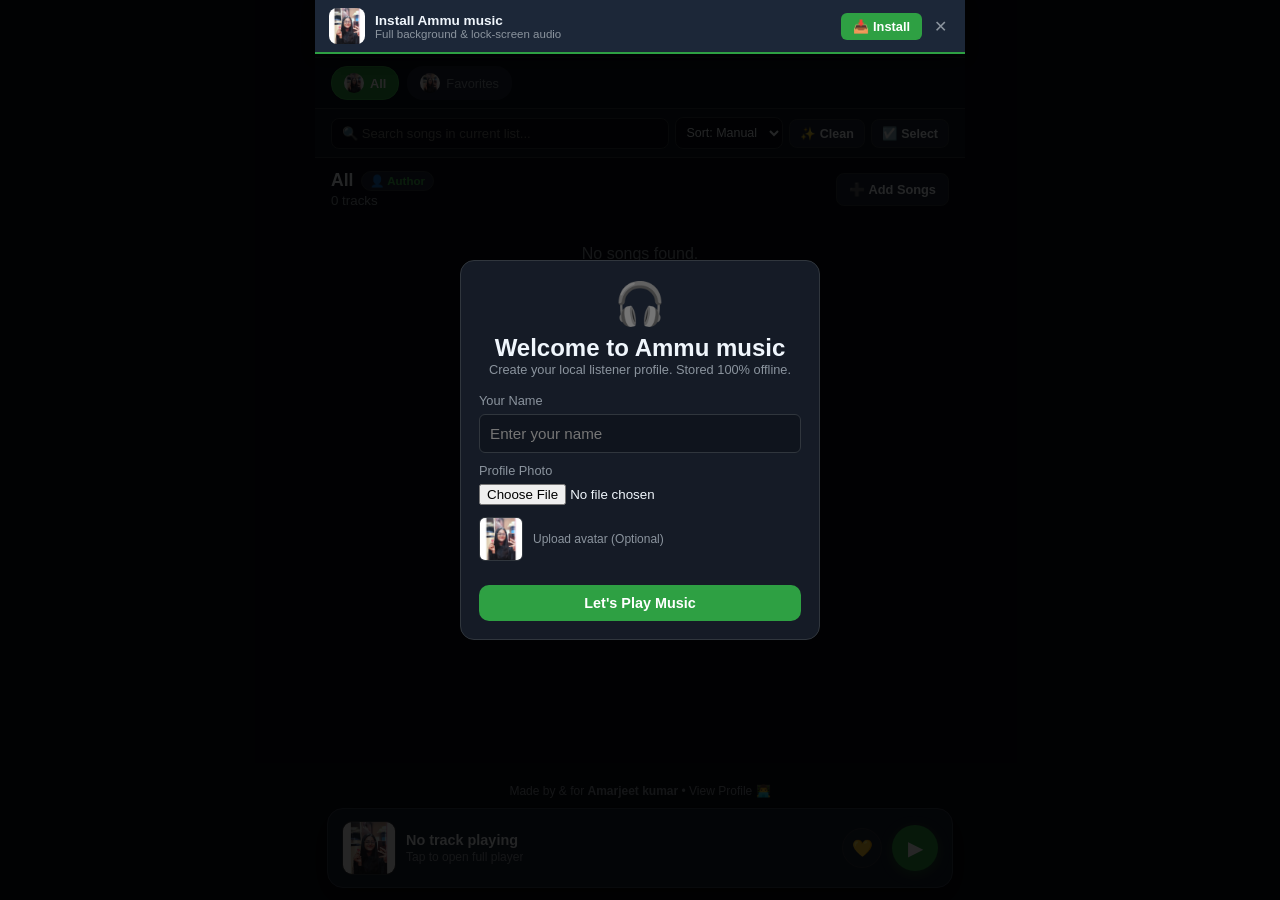
<file: ammu_music/index.html>
<!DOCTYPE html>
<html lang="en">
<head>
  <meta charset="UTF-8" />
  <meta name="viewport" content="width=device-width, initial-scale=1.0, maximum-scale=1.0, user-scalable=no" />
  <meta name="theme-color" content="#171f2d" />
  <meta name="mobile-web-app-capable" content="yes" />
  <meta name="apple-mobile-web-app-capable" content="yes" />
  <meta name="apple-mobile-web-app-status-bar-style" content="black-translucent" />
  <title id="html-title">Ammu music</title>
  <link rel="manifest" href="manifest.json" />
  <link rel="stylesheet" href="style.css" />
  <link id="app-favicon" rel="icon" type="image/png" href="icon-192.png" />
</head>
<body>
  <!-- Toast Notification Container -->
  <div id="toast-container" class="toast-container"></div>

  <!-- Persistent Install Helper Banner -->
  <div id="persistent-install-banner" class="install-banner-bar" style="display:none;">
    <div class="install-banner-info">
      <img src="icon-192.png" class="install-banner-icon" alt="App Icon" />
      <div>
        <strong>Install Ammu music</strong>
        <p>Full background & lock-screen audio</p>
      </div>
    </div>
    <div class="install-banner-actions">
      <button id="btn-banner-install" class="btn-primary-sm">📥 Install</button>
      <button id="btn-banner-dismiss" class="btn-dim-sm">✕</button>
    </div>
  </div>

  <!-- First-Launch Onboarding Profile Setup Modal -->
  <div id="onboarding-modal" class="modal-backdrop" style="display:none;">
    <div class="modal-box text-center">
      <div class="welcome-icon">🎧</div>
      <h2>Welcome to Ammu music</h2>
      <p class="modal-desc">Create your local listener profile. Stored 100% offline.</p>
      <div class="form-group text-left">
        <label for="onboarding-name">Your Name</label>
        <input type="text" id="onboarding-name" class="input-text" placeholder="Enter your name" />
      </div>
      <div class="form-group text-left">
        <label for="onboarding-avatar">Profile Photo</label>
        <input type="file" id="onboarding-avatar" accept="image/*" />
        <div class="preview-row">
          <img id="onboarding-avatar-preview" src="icon-192.png" alt="Preview" />
          <span>Upload avatar (Optional)</span>
        </div>
      </div>
      <button id="btn-complete-onboarding" class="btn-primary-large" style="margin-top:14px;">Let's Play Music</button>
    </div>
  </div>

  <!-- Playlist Author Profile Details Modal -->
  <div id="author-modal" class="modal-backdrop" style="display:none;">
    <div class="modal-box text-center">
      <img id="author-avatar-display" class="dev-avatar" src="icon-192.png" alt="Author" style="margin:0 auto 10px auto;" />
      <h3 id="author-name-display">Author Name</h3>
      <p id="author-status-tag" class="dev-tagline">Original Playlist Curator</p>
      <div class="dev-contact-details" style="margin-top:10px;text-align:left;">
        <p>🎵 <strong>Playlist:</strong> <span id="author-pl-name">All</span></p>
        <p>📊 <strong>Total Tracks:</strong> <span id="author-track-count">0</span></p>
        <p>📅 <strong>Created:</strong> <span id="author-created-date">Offline</span></p>
      </div>
      <div class="modal-actions" style="margin-top:12px;">
        <button type="button" id="btn-close-author" class="btn-primary-large">Close</button>
      </div>
    </div>
  </div>

  <!-- Developer Profile & Portfolio Modal -->
  <div id="dev-modal" class="modal-backdrop" style="display:none;">
    <div class="modal-box dev-profile-box">
      <div class="dev-header">
        <img id="dev-avatar-img" class="dev-avatar" src="icon-192.png" alt="Amarjeet Kumar" />
        <div>
          <h3 id="dev-name-display">Amarjeet Kumar</h3>
          <p id="dev-title-display" class="dev-tagline">Lead Audio Architect & Engineer</p>
        </div>
      </div>
      <div class="dev-body">
        <p id="dev-bio-display" class="dev-bio">Built with passion for high-fidelity audio, offline-first Web Audio digital signal processing, and clean UX.</p>
        <div class="dev-contact-details">
          <p>📍 <strong>Location:</strong> <span id="dev-location-display">Bihar, India</span></p>
          <p>📧 <strong>Email:</strong> <span id="dev-email-display">amarjeet.kumar.dev@gmail.com</span></p>
        </div>
        <div class="dev-social-grid">
          <a id="dev-link-github" class="dev-chip-link" href="#" target="_blank">🐙 GitHub</a>
          <a id="dev-link-linkedin" class="dev-chip-link" href="#" target="_blank">💼 LinkedIn</a>
          <a id="dev-link-instagram" class="dev-chip-link" href="#" target="_blank">📸 Instagram</a>
        </div>
        <details class="dev-edit-drawer" style="margin-top:12px;">
          <summary style="cursor:pointer;font-size:0.78rem;color:var(--accent-light);">✏️ Edit Developer Profile</summary>
          <div class="form-group" style="margin-top:8px;">
            <label>Full Name</label>
            <input type="text" id="edit-dev-name" class="input-text" />
            <label>Tagline</label>
            <input type="text" id="edit-dev-title" class="input-text" />
            <label>Bio</label>
            <textarea id="edit-dev-bio" class="input-text" style="height:60px;resize:none;"></textarea>
            <label>Location</label>
            <input type="text" id="edit-dev-location" class="input-text" />
            <label>Email</label>
            <input type="text" id="edit-dev-email" class="input-text" />
            <label>Photo</label>
            <input type="file" id="edit-dev-avatar" accept="image/*" />
            <button id="btn-save-dev-profile" class="btn-primary-large" style="margin-top:8px;padding:8px;">Save Developer Profile</button>
          </div>
        </details>
      </div>
      <div class="modal-actions" style="margin-top:10px;">
        <button type="button" id="btn-close-dev" class="btn-primary-large">Close</button>
      </div>
    </div>
  </div>

  <!-- Settings & Granular Universal Backup Hub Modal -->
  <div id="settings-modal" class="modal-backdrop" style="display:none;">
    <div class="modal-box modal-box-large">
      <h3>⚙️ Preferences & Universal Data Hub</h3>
      <div class="form-group">
        <label for="custom-app-name">App Title</label>
        <input type="text" id="custom-app-name" class="input-text" placeholder="Ammu music" />
      </div>
      <div class="form-group">
        <label for="custom-app-logo">App Logo Badge</label>
        <input type="file" id="custom-app-logo" accept="image/*" />
        <div class="preview-row">
          <img id="settings-logo-preview" src="icon-192.png" alt="Logo Preview" />
          <span>Upload custom app logo</span>
        </div>
      </div>
      <div class="form-group">
        <label>Theme Preset & Accents</label>
        <div class="theme-picker-row">
          <button class="theme-circle-btn" data-color="#2ea043" style="background:#2ea043;" title="Emerald"></button>
          <button class="theme-circle-btn" data-color="#1f6feb" style="background:#1f6feb;" title="Electric Blue"></button>
          <button class="theme-circle-btn" data-color="#a371f7" style="background:#a371f7;" title="Neon Purple"></button>
          <button class="theme-circle-btn" data-color="#f0883e" style="background:#f0883e;" title="Sunset Orange"></button>
          <button class="theme-circle-btn" data-color="#f85149" style="background:#f85149;" title="Crimson"></button>
          <button class="theme-circle-btn" data-color="#e3b341" style="background:#e3b341;" title="AMOLED Gold"></button>
        </div>
        <label class="checkbox-label" style="margin-top:8px;">
          <input type="checkbox" id="chk-amoled-mode" /> Pure AMOLED Midnight Black (#000000)
        </label>
      </div>

      <!-- Granular Export Engine -->
      <div class="backup-management-box">
        <h4>📦 Export Library & Playlists</h4>
        <div class="export-options-box">
          <label style="font-weight:600;display:block;margin-bottom:4px;">Playlists to Include:</label>
          <div id="export-playlist-checklist" class="mini-checklist-box"></div>

          <label style="font-weight:600;display:block;margin-top:6px;margin-bottom:4px;">Export Content:</label>
          <label class="checkbox-label"><input type="checkbox" id="chk-export-audio" checked /> Include Audio Files (Portable Backup)</label>
          <label class="checkbox-label"><input type="checkbox" id="chk-export-timestamps" checked /> Include Bookmark Markers</label>
          <label class="checkbox-label"><input type="checkbox" id="chk-export-images" checked /> Include Art & Author Profile</label>
        </div>

        <div class="instruction-accordion">
          <details>
            <summary>📖 How Export Works & Storage Location</summary>
            <div class="instruction-content">
              <p>On supported devices, clicking <strong>"💾 Export Backup"</strong> lets you choose your target folder. On mobile browsers, files download directly to your <code>Downloads/</code> folder.</p>
            </div>
          </details>
        </div>

        <div class="backup-btn-row">
          <button id="btn-export-backup" class="btn-primary-large" style="flex:1;">💾 Export Backup</button>
        </div>
      </div>

      <!-- Granular Import Section -->
      <div class="backup-management-box" style="margin-top:10px;">
        <h4>📥 Restore Backup</h4>
        <p style="font-size:0.75rem;color:var(--text-muted);margin:4px 0 8px 0;">Preview files and selectively import playlists.</p>
        <div class="backup-btn-row">
          <label class="btn-action" for="import-backup-file" style="flex:1;text-align:center;cursor:pointer;">📂 Select Backup (.json)</label>
          <input type="file" id="import-backup-file" accept=".json" style="display:none;" />
        </div>
      </div>

      <!-- Export/Import Activity Audit History -->
      <div class="backup-management-box" style="margin-top:10px;">
        <div class="panel-header-row">
          <h4 style="margin:0;">📜 Activity Audit History</h4>
          <button id="btn-clear-history" class="btn-dim-sm" style="font-size:0.75rem;color:#f85149;">Clear Log</button>
        </div>
        <ul id="audit-history-list" class="history-list-box"></ul>
      </div>

      <div class="modal-actions">
        <button type="button" id="btn-cancel-settings" class="btn-action">Cancel</button>
        <button type="button" id="btn-save-settings" class="btn-primary-large btn-touch-target" style="width:auto;padding:10px 20px;">Save Changes</button>
      </div>
    </div>
  </div>

  <!-- Pre-Import Verification Modal -->
  <div id="pre-import-modal" class="modal-backdrop" style="display:none;">
    <div class="modal-box modal-box-large">
      <h3>🔍 Inspect Backup Before Import</h3>
      <div class="pre-import-author-card">
        <img id="pre-import-avatar" src="icon-192.png" class="dev-avatar" alt="Author" />
        <div>
          <h4 id="pre-import-author-name">Author</h4>
          <p id="pre-import-file-meta" style="font-size:0.75rem;color:var(--text-muted);">Payload info</p>
        </div>
      </div>
      <div class="form-group">
        <label>Select Items to Import:</label>
        <div id="pre-import-playlist-list" class="mini-checklist-box"></div>
      </div>
      <div class="form-group">
        <label class="checkbox-label"><input type="checkbox" id="chk-import-markers" checked /> Import Timestamp Markers</label>
        <label class="checkbox-label"><input type="checkbox" id="chk-import-lyrics" checked /> Import Offline Lyrics</label>
      </div>
      <div class="modal-actions">
        <button type="button" id="btn-cancel-pre-import" class="btn-action">Cancel</button>
        <button type="button" id="btn-confirm-final-import" class="btn-primary-large" style="width:auto;padding:10px 20px;">Confirm & Import</button>
      </div>
    </div>
  </div>

  <!-- Import Success Summary Window -->
  <div id="import-success-modal" class="modal-backdrop" style="display:none;">
    <div class="modal-box text-center">
      <div style="font-size:2.8rem;margin-bottom:4px;">🎉</div>
      <h2>Import Completed</h2>
      <img id="success-author-avatar" src="icon-192.png" class="dev-avatar" style="margin:8px auto;" alt="Author" />
      <p id="success-author-label" style="font-size:0.85rem;font-weight:600;"></p>
      <div id="success-songs-summary" class="mini-checklist-box" style="max-height:140px;text-align:left;margin:10px 0;"></div>
      <button id="btn-close-success-summary" class="btn-primary-large">Done</button>
    </div>
  </div>

  <!-- Audio Trimmer & Ringtone Maker Modal -->
  <div id="trimmer-modal" class="modal-backdrop" style="display:none;">
    <div class="modal-box">
      <h3>✂️ Audio Trimmer & Ringtone Maker</h3>
      <p id="trimmer-track-name" style="font-size:0.8rem;color:var(--accent-light);margin-bottom:8px;"></p>
      <div class="form-group">
        <label>Start Time (Seconds): <span id="lbl-trim-start">0.0s</span></label>
        <input type="range" id="trim-start-range" min="0" max="100" step="0.5" value="0" />
      </div>
      <div class="form-group">
        <label>End Time (Seconds): <span id="lbl-trim-end">30.0s</span></label>
        <input type="range" id="trim-end-range" min="0" max="100" step="0.5" value="30" />
      </div>
      <button id="btn-save-ringtone" class="btn-primary-large" style="margin-top:10px;">💾 Export Trimmed Audio Clip</button>
      <div class="modal-actions" style="margin-top:8px;">
        <button type="button" id="btn-cancel-trimmer" class="btn-action">Cancel</button>
      </div>
    </div>
  </div>

  <!-- Track Rename Modal -->
  <div id="rename-modal" class="modal-backdrop" style="display:none;">
    <div class="modal-box">
      <h3>✏️ Rename Track</h3>
      <div class="form-group">
        <label for="rename-input">Track Title</label>
        <input type="text" id="rename-input" class="input-text" autocomplete="off" />
      </div>
      <div class="modal-actions">
        <button type="button" id="btn-cancel-rename" class="btn-action">Cancel</button>
        <button type="button" id="btn-confirm-rename" class="btn-primary-large btn-touch-target" style="width:auto;padding:10px 20px;">Update</button>
      </div>
    </div>
  </div>

  <!-- Timestamp Marker Modal -->
  <div id="timestamp-modal" class="modal-backdrop" style="display:none;">
    <div class="modal-box">
      <h3>⏱️ Save Timestamp</h3>
      <div class="form-group">
        <label for="timestamp-name-input">Marker Name</label>
        <input type="text" id="timestamp-name-input" class="input-text" placeholder="Chorus / Guitar Solo" autocomplete="off" />
        <small id="timestamp-time-preview" style="color:var(--accent-light);font-size:0.8rem;margin-top:4px;">At: 0:00</small>
      </div>
      <div class="modal-actions">
        <button type="button" id="btn-cancel-timestamp" class="btn-action">Cancel</button>
        <button type="button" id="btn-confirm-timestamp" class="btn-primary-large btn-touch-target" style="width:auto;padding:10px 20px;">Save Marker</button>
      </div>
    </div>
  </div>

  <!-- Create Playlist Modal -->
  <div id="playlist-create-modal" class="modal-backdrop" style="display:none;">
    <div class="modal-box">
      <h3>Create New Playlist</h3>
      <div class="form-group">
        <label for="new-playlist-name">Playlist Name</label>
        <input type="text" id="new-playlist-name" placeholder="e.g. My Favorites" class="input-text" autocomplete="off" />
      </div>
      <div class="form-group">
        <label for="new-playlist-img">Choose Album Art (Optional)</label>
        <input type="file" id="new-playlist-img" accept="image/*" />
        <div class="preview-row">
          <img id="preview-art-tag" src="icon-192.png" alt="Preview" />
          <span id="preview-status-text">Default art selected</span>
        </div>
      </div>
      <div class="modal-actions">
        <button type="button" id="btn-cancel-playlist" class="btn-action">Cancel</button>
        <button type="button" id="btn-confirm-playlist" class="btn-primary-large btn-touch-target" style="width:auto;padding:10px 20px;">Create</button>
      </div>
    </div>
  </div>

  <!-- Hidden Cover Picker -->
  <input type="file" id="edit-cover-input" accept="image/*" style="display:none;" />

  <!-- Main Application Shell -->
  <div class="app-layout">
    <header class="app-top">
      <div class="brand-container" id="brand-edit-trigger" title="Tap to customize branding">
        <img id="header-app-logo" class="app-logo-badge" src="icon-192.png" alt="Logo" />
        <div>
          <span class="brand-title" id="display-app-name">Ammu music</span>
          <span class="badge">Pure Audio</span>
        </div>
      </div>
      <div style="display: flex; gap: 6px;">
        <button id="btn-open-dev" class="btn-action" title="Developer Profile">👨‍💻</button>
        <button id="btn-open-settings" class="btn-action" title="Settings">⚙️</button>
        <button id="btn-header-install" class="btn-action btn-install">📥 Install</button>
        <button id="btn-open-create-playlist" class="btn-action">➕ New</button>
      </div>
    </header>

    <!-- Playlist Category Tabs -->
    <div class="playlist-chips" id="playlist-tabs"></div>

    <!-- Search, Sort & Tools Bar -->
    <div class="search-sort-bar">
      <input type="text" id="library-search-input" class="search-field" placeholder="🔍 Search songs in current list..." />
      <select id="sort-select" class="sort-dropdown">
        <option value="default">Sort: Manual</option>
        <option value="az">Name: A to Z</option>
        <option value="za">Name: Z to A</option>
      </select>
      <button id="btn-clean-names" class="btn-action-sm" title="One-tap clean names">✨ Clean</button>
      <button id="btn-toggle-multi-select" class="btn-action-sm" title="Bulk actions">☑️ Select</button>
    </div>

    <!-- Batch Multi-Select Action Bar -->
    <div id="batch-action-bar" class="batch-bar" style="display:none;">
      <span id="batch-count-label">0 Selected</span>
      <div style="display:flex;gap:6px;">
        <button id="btn-batch-delete" class="btn-action-sm" style="color:#f85149;">🗑 Delete</button>
        <button id="btn-batch-cancel" class="btn-action-sm">Cancel</button>
      </div>
    </div>

    <!-- UPPER CONTENT: Song List (EXTENDS TO SCREEN BOTTOM) -->
    <main class="upper-content">
      <div class="section-title-row">
        <div>
          <div style="display:flex;align-items:center;gap:8px;">
            <h2 id="view-playlist-name">Tracks</h2>
            <button id="btn-view-playlist-author" class="btn-author-pill">👤 Author</button>
          </div>
          <small id="track-count-label">0 songs</small>
        </div>
        <label class="btn-action" for="file-picker">➕ Add Songs</label>
        <input type="file" id="file-picker" accept="audio/*,.mp3,.wav,.flac,.m4a,.aac,.ogg,.opus" multiple style="display:none;" />
      </div>
      <ul id="song-list" class="song-list"></ul>
    </main>

    <!-- Footer Attribution with Profile Trigger -->
    <footer class="app-footer" id="footer-dev-trigger" style="cursor:pointer;" title="Click to view Developer Profile">
      Made by & for <strong>Amarjeet kumar</strong> • <span>View Profile 👨‍💻</span>
    </footer>

    <!-- LOWER SECTION: Fixed Bottom Player Bar -->
    <div class="bottom-player-bar" id="mini-player">
      <div class="player-left-group" id="open-box-trigger">
        <img id="mini-cover" class="mini-art" src="icon-192.png" alt="Art" />
        <div class="mini-meta">
          <span class="mini-title" id="mini-title">No track playing</span>
          <span class="mini-sub" id="mini-sub">Tap to open full player</span>
        </div>
      </div>

      <div class="player-bar-actions">
        <button id="bar-btn-like" class="icon-btn heart-btn" title="Favorite">💛</button>
        <button id="bar-btn-play" class="play-btn-large" title="Play/Pause">▶</button>
      </div>
    </div>
  </div>

  <!-- FULLSCREEN PLAYER CARD MODAL (FIXED DIMENSIONS RESTORED) -->
  <div class="fullscreen-player-card" id="player-box-modal" style="display:none;">
    <div id="ambient-glow-layer" class="ambient-glow"></div>

    <div class="card-top-nav">
      <button id="btn-close-box" class="btn-action">▼ Minimize</button>
      <div class="card-nav-controls">
        <button id="btn-toggle-art-mode" class="chip-action-sm" title="Artwork Mode">💿 Disc</button>
        <button id="btn-speed-toggle" class="chip-action-sm">1.0x</button>
        <button id="btn-sleep-timer" class="chip-action-sm">⏱️ Off</button>
      </div>
      <button id="modal-btn-like" class="icon-btn heart-btn" title="Favorite">💛</button>
    </div>

    <!-- UPPER FIXED PINNED PLAYER SECTION -->
    <div class="player-pinned-controls">
      <canvas id="audio-visualizer" class="visualizer-canvas" width="300" height="32"></canvas>

      <div class="detail-art-container mode-standard" id="art-display-box">
        <img id="box-cover" src="icon-192.png" alt="Album Art" />
        <div class="vinyl-grooves"></div>
        <div class="vinyl-center-hole"></div>
        <button id="btn-edit-art" class="btn-edit-cover" title="Change Album Image">📷 Change Image</button>
      </div>

      <div class="detail-titles">
        <h2 id="box-title">Song Title</h2>
        <p id="box-playlist">Playlist: All</p>
      </div>

      <div class="current-marker-badge-row">
        <span id="active-marker-pill" class="active-marker-pill" style="display:none;">📍 <span id="active-marker-name">Verse</span></span>
      </div>

      <div class="progress-bar-box">
        <span id="curr-time">0:00</span>
        <div class="seek-track-wrapper">
          <input type="range" id="seek-bar" min="0" max="100" value="0" />
          <div id="seek-ticks-layer" class="seek-ticks-layer"></div>
        </div>
        <span id="dur-time">0:00</span>
      </div>

      <div class="quick-jump-row">
        <button id="btn-skip-backward" class="jump-btn">⏪ -10s</button>
        <button id="btn-mode-shuffle" class="jump-btn">🔀 Off</button>
        <button id="btn-mode-repeat" class="jump-btn">🔁 All</button>
        <button id="btn-skip-forward" class="jump-btn">⏩ +10s</button>
      </div>

      <div class="box-player-controls">
        <button id="box-btn-prev" class="icon-btn-large">⏮</button>
        <button id="box-btn-play" class="play-btn-huge">▶</button>
        <button id="box-btn-next" class="icon-btn-large">⏭</button>
      </div>

      <!-- STICKY ACTION TOOLBAR -->
      <div class="card-tool-row">
        <button id="card-toggle-playlist" class="card-tool-btn">≡ Playlist</button>
        <button id="card-toggle-volume" class="card-tool-btn">🔊 Volume</button>
        <button id="card-toggle-eq" class="card-tool-btn">🎛 EQ & Bass</button>
        <button id="card-toggle-timestamps" class="card-tool-btn">⏱️ Markers</button>
        <button id="card-toggle-looper" class="card-tool-btn">🔄 A-B Loop</button>
        <button id="card-toggle-trimmer" class="card-tool-btn">✂️ Trim</button>
        <button id="card-toggle-lyrics" class="card-tool-btn">📝 Lyrics</button>
      </div>
    </div>

    <!-- LOWER DEDICATED SCROLLABLE DRAWER VIEWPORT -->
    <div class="card-scrollable-drawers" id="card-drag-dismiss-area">
      <!-- 1. Volume Drawer -->
      <div id="card-volume-panel" class="embedded-card-panel" style="display:none;">
        <div class="panel-header-row">
          <span>Master Volume (GainNode)</span>
          <span id="card-vol-label">20%</span>
        </div>
        <div class="vol-slider-row">
          <span>🔈</span>
          <input type="range" id="card-vol-slider" min="0" max="100" value="20" />
          <span>🔊</span>
        </div>
      </div>

      <!-- 2. Equalizer & Bass Boost Drawer -->
      <div id="card-eq-panel" class="embedded-card-panel" style="display:none;">
        <div class="panel-header-row">
          <label><input type="checkbox" id="card-eq-enable" checked /> DSP Active</label>
          <button id="btn-reset-eq-card" class="btn-action">Reset Defaults</button>
        </div>

        <div class="bass-boost-strip">
          <span>🔊 Bass Boost (<span id="val-bass-boost">0dB</span>)</span>
          <input type="range" id="slider-bass-boost" min="0" max="15" step="0.5" value="0" />
        </div>

        <div class="eq-container">
          <div class="eq-col"><span class="eq-val" id="val-preamp">14.1dB</span><input type="range" class="vertical-slider" id="eq-preamp" min="-20" max="20" step="0.1" value="14.1" /><span class="eq-freq">Pre</span></div>
          <div class="eq-col"><span class="eq-val" id="val-60">18.2dB</span><input type="range" class="vertical-slider" data-band="0" min="-20" max="20" step="0.1" value="18.2" /><span class="eq-freq">60</span></div>
          <div class="eq-col"><span class="eq-val" id="val-170">11.8dB</span><input type="range" class="vertical-slider" data-band="1" min="-20" max="20" step="0.1" value="11.8" /><span class="eq-freq">170</span></div>
          <div class="eq-col"><span class="eq-val" id="val-310">3.7dB</span><input type="range" class="vertical-slider" data-band="2" min="-20" max="20" step="0.1" value="3.7" /><span class="eq-freq">310</span></div>
          <div class="eq-col"><span class="eq-val" id="val-600">-1.7dB</span><input type="range" class="vertical-slider" data-band="3" min="-20" max="20" step="0.1" value="-1.7" /><span class="eq-freq">600</span></div>
          <div class="eq-col"><span class="eq-val" id="val-1000">-7.8dB</span><input type="range" class="vertical-slider" data-band="4" min="-20" max="20" step="0.1" value="-7.8" /><span class="eq-freq">1k</span></div>
          <div class="eq-col"><span class="eq-val" id="val-3000">2.1dB</span><input type="range" class="vertical-slider" data-band="5" min="-20" max="20" step="0.1" value="2.1" /><span class="eq-freq">3k</span></div>
          <div class="eq-col"><span class="eq-val" id="val-6000">9.8dB</span><input type="range" class="vertical-slider" data-band="6" min="-20" max="20" step="0.1" value="9.8" /><span class="eq-freq">6k</span></div>
          <div class="eq-col"><span class="eq-val" id="val-12000">14.1dB</span><input type="range" class="vertical-slider" data-band="7" min="-20" max="20" step="0.1" value="14.1" /><span class="eq-freq">12k</span></div>
          <div class="eq-col"><span class="eq-val" id="val-14000">-3.6dB</span><input type="range" class="vertical-slider" data-band="8" min="-20" max="20" step="0.1" value="-3.6" /><span class="eq-freq">14k</span></div>
          <div class="eq-col"><span class="eq-val" id="val-16000">11.6dB</span><input type="range" class="vertical-slider" data-band="9" min="-20" max="20" step="0.1" value="11.6" /><span class="eq-freq">16k</span></div>
        </div>
      </div>

      <!-- 3. Timestamp Bookmarks Drawer -->
      <div id="card-timestamps-panel" class="embedded-card-panel" style="display:none;">
        <div class="panel-header-row">
          <span>⏱️ Track Bookmarks & Chapters</span>
          <button type="button" id="btn-add-timestamp" class="btn-action" style="color:var(--accent-light);">➕ Add Current Time</button>
        </div>
        <ul id="timestamp-markers-list" class="timestamp-list"></ul>
      </div>

      <!-- 4. A-B Segment Looper Drawer -->
      <div id="card-looper-panel" class="embedded-card-panel" style="display:none;">
        <div class="panel-header-row">
          <span>Continuous A-B Section Repeater</span>
          <button id="btn-clear-loop" class="btn-action">Clear Loop</button>
        </div>
        <div class="looper-action-row">
          <button id="btn-set-point-a" class="btn-action">Set Point A: <span id="label-point-a">--:--</span></button>
          <button id="btn-set-point-b" class="btn-action">Set Point B: <span id="label-point-b">--:--</span></button>
        </div>
      </div>

      <!-- 5. Offline Lyrics & Notes Drawer -->
      <div id="card-lyrics-panel" class="embedded-card-panel" style="display:none;">
        <div class="panel-header-row">
          <span>Offline Lyrics & Song Notes</span>
          <button id="btn-save-lyrics" class="btn-action">Save</button>
        </div>
        <textarea id="lyrics-textarea" class="lyrics-box" placeholder="Type or paste song lyrics or notes here..."></textarea>
      </div>

      <!-- 6. View Playlist / Reorder Drawer -->
      <div id="card-playlist-panel" class="embedded-card-panel" style="display:none;">
        <div class="panel-header-row">
          <span>Active Playlist Songs (Tap to Play / Reorder)</span>
        </div>
        <ul id="card-reorder-list" class="song-list card-compact-list" style="margin-top:6px;"></ul>
      </div>
    </div>
  </div>

  <audio id="audio-engine" playsinline preload="auto"></audio>
  <script src="app.js"></script>
</body>
</html>
</file>
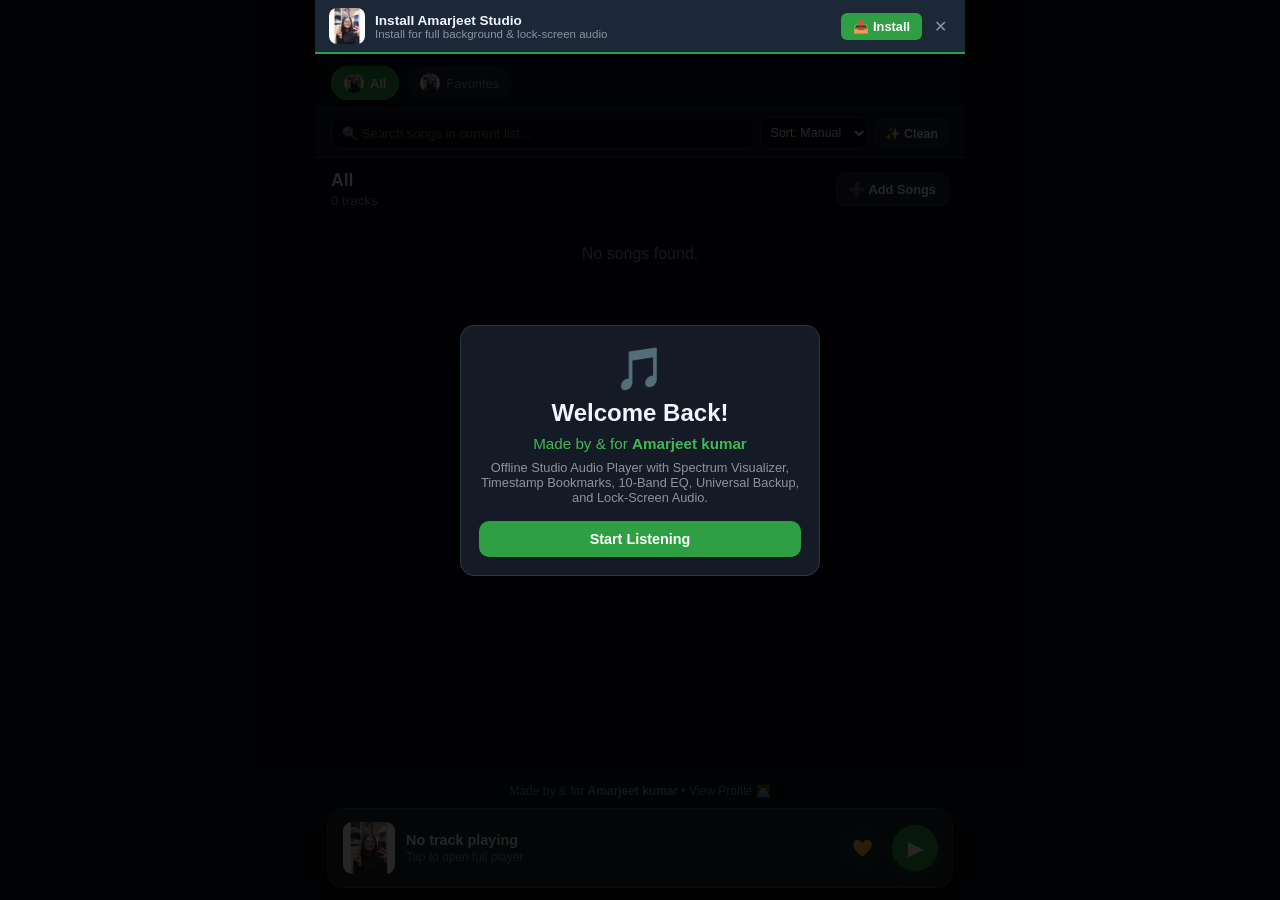
<file: mymusic/index.html>
<!DOCTYPE html>
<html lang="en">
<head>
  <meta charset="UTF-8" />
  <meta name="viewport" content="width=device-width, initial-scale=1.0, maximum-scale=1.0, user-scalable=no" />
  <meta name="theme-color" content="#171f2d" />
  <meta name="mobile-web-app-capable" content="yes" />
  <meta name="apple-mobile-web-app-capable" content="yes" />
  <meta name="apple-mobile-web-app-status-bar-style" content="black-translucent" />
  <title id="html-title">Amarjeet Audio Studio</title>
  <link rel="manifest" href="manifest.json" />
  <link rel="stylesheet" href="style.css" />
  <link id="app-favicon" rel="icon" type="image/png" href="icon-192.png" />
</head>
<body>
  <!-- Toast Notification Container Directly Above Player Bar -->
  <div id="toast-container" class="toast-container"></div>

  <!-- Persistent Install Helper Banner -->
  <div id="persistent-install-banner" class="install-banner-bar" style="display:none;">
    <div class="install-banner-info">
      <img src="icon-192.png" class="install-banner-icon" alt="App Icon" />
      <div>
        <strong>Install Amarjeet Studio</strong>
        <p>Install for full background & lock-screen audio</p>
      </div>
    </div>
    <div class="install-banner-actions">
      <button id="btn-banner-install" class="btn-primary-sm">📥 Install</button>
      <button id="btn-banner-dismiss" class="btn-dim-sm">✕</button>
    </div>
  </div>

  <!-- Welcome Modal -->
  <div id="welcome-modal" class="modal-backdrop">
    <div class="modal-box text-center">
      <div class="welcome-icon">🎵</div>
      <h2>Welcome Back!</h2>
      <p class="credit-highlight">Made by & for <strong>Amarjeet kumar</strong></p>
      <p class="modal-desc">Offline Studio Audio Player with Spectrum Visualizer, Timestamp Bookmarks, 10-Band EQ, Universal Backup, and Lock-Screen Audio.</p>
      <button id="btn-close-welcome" class="btn-primary-large">Start Listening</button>
    </div>
  </div>

  <!-- Developer Profile & Portfolio Modal -->
  <div id="dev-modal" class="modal-backdrop" style="display:none;">
    <div class="modal-box dev-profile-box">
      <div class="dev-header">
        <img id="dev-avatar-img" class="dev-avatar" src="icon-192.png" alt="Amarjeet Kumar" />
        <div>
          <h3 id="dev-name-display">Amarjeet Kumar</h3>
          <p id="dev-title-display" class="dev-tagline">Lead Audio Architect & Engineer</p>
        </div>
      </div>
      <div class="dev-body">
        <p id="dev-bio-display" class="dev-bio">Built with passion for high-fidelity audio, offline-first Web Audio digital signal processing, and clean UX.</p>
        <div class="dev-contact-details">
          <p>📍 <strong>Location:</strong> <span id="dev-location-display">Bihar, India</span></p>
          <p>📧 <strong>Email:</strong> <span id="dev-email-display">amarjeet.kumar.dev@gmail.com</span></p>
        </div>
        <div class="dev-social-grid">
          <a id="dev-link-github" class="dev-chip-link" href="#" target="_blank">🐙 GitHub</a>
          <a id="dev-link-linkedin" class="dev-chip-link" href="#" target="_blank">💼 LinkedIn</a>
          <a id="dev-link-instagram" class="dev-chip-link" href="#" target="_blank">📸 Instagram</a>
        </div>

        <details class="dev-edit-drawer" style="margin-top:12px;">
          <summary style="cursor:pointer;font-size:0.78rem;color:var(--accent-light);">✏️ Edit Developer Card Info</summary>
          <div class="form-group" style="margin-top:8px;">
            <label>Full Name</label>
            <input type="text" id="edit-dev-name" class="input-text" />
            <label>Tagline / Title</label>
            <input type="text" id="edit-dev-title" class="input-text" />
            <label>Bio</label>
            <textarea id="edit-dev-bio" class="input-text" style="height:60px;resize:none;"></textarea>
            <label>Location</label>
            <input type="text" id="edit-dev-location" class="input-text" />
            <label>Email Address</label>
            <input type="text" id="edit-dev-email" class="input-text" />
            <label>Avatar Photo</label>
            <input type="file" id="edit-dev-avatar" accept="image/*" />
            <button id="btn-save-dev-profile" class="btn-primary-large" style="margin-top:8px;padding:8px;">Save Developer Info</button>
          </div>
        </details>
      </div>
      <div class="modal-actions" style="margin-top:10px;">
        <button type="button" id="btn-close-dev" class="btn-primary-large">Close</button>
      </div>
    </div>
  </div>

  <!-- Studio Settings & Universal Data Backup Modal -->
  <div id="settings-modal" class="modal-backdrop" style="display:none;">
    <div class="modal-box modal-box-large">
      <h3>⚙️ Studio Preferences & Universal Data Center</h3>
      <div class="form-group">
        <label for="custom-app-name">App Title</label>
        <input type="text" id="custom-app-name" class="input-text" placeholder="e.g. Amarjeet Studio" />
      </div>
      <div class="form-group">
        <label for="custom-app-logo">App Logo Badge</label>
        <input type="file" id="custom-app-logo" accept="image/*" />
        <div class="preview-row">
          <img id="settings-logo-preview" src="icon-192.png" alt="Logo Preview" />
          <span>Upload custom in-app logo</span>
        </div>
      </div>
      <div class="form-group">
        <label>Theme Color Accent</label>
        <div class="theme-picker-row">
          <button class="theme-circle-btn" data-color="#2ea043" style="background:#2ea043;"></button>
          <button class="theme-circle-btn" data-color="#1f6feb" style="background:#1f6feb;"></button>
          <button class="theme-circle-btn" data-color="#a371f7" style="background:#a371f7;"></button>
          <button class="theme-circle-btn" data-color="#f0883e" style="background:#f0883e;"></button>
          <button class="theme-circle-btn" data-color="#f85149" style="background:#f85149;"></button>
          <button class="theme-circle-btn" data-color="#e3b341" style="background:#e3b341;"></button>
        </div>
      </div>

      <!-- UNIVERSAL DATA BACKUP & RESTORE SECTION -->
      <div class="backup-management-box">
        <h4>📦 Universal Offline Data Management</h4>
        <p id="storage-stat-label" style="font-size:0.78rem;color:var(--text-muted);margin:4px 0 10px 0;">Calculating library storage...</p>
        
        <div class="export-options-box">
          <label style="font-weight:600;display:block;margin-bottom:6px;">Export Configuration:</label>
          <label class="checkbox-label">
            <input type="checkbox" id="chk-export-audio" checked /> Include Song Audio Files (Creates full portable standalone backup)
          </label>
          <label class="checkbox-label">
            <input type="checkbox" id="chk-export-images" checked /> Include Custom Covers & App Logos
          </label>
        </div>

        <div class="instruction-accordion">
          <details>
            <summary>📖 How to Export your Data (Instructions)</summary>
            <div class="instruction-content">
              <ol>
                <li>Check <strong>"Include Song Audio Files"</strong> if you want your actual songs exported so you can restore them on any phone or computer without needing the original audio files again.</li>
                <li>Uncheck it if you only want to save your playlist names, markers, lyrics, and settings as a tiny lightweight file.</li>
                <li>Click <strong>"💾 Start Export"</strong>. A single <code>.json</code> file will download directly to your device completely offline.</li>
              </ol>
            </div>
          </details>

          <details style="margin-top:6px;">
            <summary>📖 How to Import & Restore your Data (Instructions)</summary>
            <div class="instruction-content">
              <ol>
                <li>Click <strong>"📥 Select Backup File (.json)"</strong>.</li>
                <li>Select the backup file previously downloaded from Amarjeet Audio Studio.</li>
                <li>The engine will restore all playlists, bookmarks, favorite hearts, lyrics, settings, and media directly into local IndexedDB memory.</li>
              </ol>
            </div>
          </details>
        </div>

        <div class="backup-btn-row">
          <button id="btn-export-backup" class="btn-primary-large" style="flex:1;">💾 Start Export</button>
          <label class="btn-action" for="import-backup-file" style="flex:1;text-align:center;cursor:pointer;display:flex;align-items:center;justify-content:center;">📥 Restore Backup</label>
          <input type="file" id="import-backup-file" accept=".json" style="display:none;" />
        </div>
      </div>

      <div class="modal-actions">
        <button type="button" id="btn-cancel-settings" class="btn-action">Cancel</button>
        <button type="button" id="btn-save-settings" class="btn-primary-large btn-touch-target" style="width:auto;padding:10px 20px;">Save Preferences</button>
      </div>
    </div>
  </div>

  <!-- Track Rename Modal -->
  <div id="rename-modal" class="modal-backdrop" style="display:none;">
    <div class="modal-box">
      <h3>✏️ Rename Track</h3>
      <div class="form-group">
        <label for="rename-input">Track Title</label>
        <input type="text" id="rename-input" class="input-text" autocomplete="off" />
      </div>
      <div class="modal-actions">
        <button type="button" id="btn-cancel-rename" class="btn-action">Cancel</button>
        <button type="button" id="btn-confirm-rename" class="btn-primary-large btn-touch-target" style="width:auto;padding:10px 20px;">Update</button>
      </div>
    </div>
  </div>

  <!-- New Timestamp Bookmark Name Modal -->
  <div id="timestamp-modal" class="modal-backdrop" style="display:none;">
    <div class="modal-box">
      <h3>⏱️ Save Timestamp</h3>
      <div class="form-group">
        <label for="timestamp-name-input">Marker Name (e.g. Guitar Solo, Drop, Chorus)</label>
        <input type="text" id="timestamp-name-input" class="input-text" placeholder="Chorus / Best Part" autocomplete="off" />
        <small id="timestamp-time-preview" style="color:var(--accent-light);font-size:0.8rem;margin-top:4px;">At: 0:00</small>
      </div>
      <div class="modal-actions">
        <button type="button" id="btn-cancel-timestamp" class="btn-action">Cancel</button>
        <button type="button" id="btn-confirm-timestamp" class="btn-primary-large btn-touch-target" style="width:auto;padding:10px 20px;">Save Marker</button>
      </div>
    </div>
  </div>

  <!-- "Thanks!" Modal -->
  <div id="thanks-modal" class="modal-backdrop" style="display:none;">
    <div class="modal-box text-center">
      <div style="font-size: 3rem; margin-bottom: 6px;">🎉</div>
      <h2 id="thanks-title">Thank You!</h2>
      <p id="thanks-msg" style="color: var(--text-muted); font-size: 0.9rem; margin: 10px 0 18px 0;"></p>
      <button id="btn-close-thanks" class="btn-primary-large">Continue</button>
    </div>
  </div>

  <!-- Create Playlist Modal -->
  <div id="playlist-create-modal" class="modal-backdrop" style="display:none;">
    <div class="modal-box">
      <h3>Create New Playlist</h3>
      <div class="form-group">
        <label for="new-playlist-name">Playlist Name</label>
        <input type="text" id="new-playlist-name" placeholder="e.g. My Favorites" class="input-text" autocomplete="off" />
      </div>
      <div class="form-group">
        <label for="new-playlist-img">Choose Album Art (Optional)</label>
        <input type="file" id="new-playlist-img" accept="image/*" />
        <div class="preview-row">
          <img id="preview-art-tag" src="icon-192.png" alt="Preview" />
          <span id="preview-status-text">Default art selected</span>
        </div>
      </div>
      <div class="modal-actions">
        <button type="button" id="btn-cancel-playlist" class="btn-action">Cancel</button>
        <button type="button" id="btn-confirm-playlist" class="btn-primary-large btn-touch-target" style="width:auto;padding:10px 20px;">Create</button>
      </div>
    </div>
  </div>

  <!-- Hidden Cover Image Picker -->
  <input type="file" id="edit-cover-input" accept="image/*" style="display:none;" />

  <!-- Main App Shell -->
  <div class="app-layout">
    <header class="app-top">
      <div class="brand-container" id="brand-edit-trigger" title="Tap to customize app branding">
        <img id="header-app-logo" class="app-logo-badge" src="icon-192.png" alt="Logo" />
        <div>
          <span class="brand-title" id="display-app-name">Amarjeet Studio</span>
          <span class="badge">Pure Audio</span>
        </div>
      </div>
      <div style="display: flex; gap: 6px;">
        <button id="btn-open-dev" class="btn-action" title="Developer Profile">👨‍💻</button>
        <button id="btn-open-settings" class="btn-action" title="Settings">⚙️</button>
        <button id="btn-header-install" class="btn-action btn-install">📥 Install</button>
        <button id="btn-open-create-playlist" class="btn-action">➕ New</button>
      </div>
    </header>

    <!-- Playlist Category Tabs -->
    <div class="playlist-chips" id="playlist-tabs"></div>

    <!-- Search, Filter & Auto-Clean Tool Bar -->
    <div class="search-sort-bar">
      <input type="text" id="library-search-input" class="search-field" placeholder="🔍 Search songs in current list..." />
      <select id="sort-select" class="sort-dropdown">
        <option value="default">Sort: Manual</option>
        <option value="az">Name: A to Z</option>
        <option value="za">Name: Z to A</option>
      </select>
      <button id="btn-clean-names" class="btn-action-sm" title="One-tap clean clutter tags from song names">✨ Clean</button>
    </div>

    <!-- UPPER CONTENT: Song List -->
    <main class="upper-content">
      <div class="section-title-row">
        <div>
          <h2 id="view-playlist-name">Tracks</h2>
          <small id="track-count-label">0 songs</small>
        </div>
        <label class="btn-action" for="file-picker">➕ Add Songs</label>
        <input type="file" id="file-picker" accept="audio/*,.mp3,.wav,.flac,.m4a,.aac,.ogg,.opus" multiple style="display:none;" />
      </div>
      <ul id="song-list" class="song-list"></ul>
    </main>

    <!-- Footer Attribution with Profile Trigger -->
    <footer class="app-footer" id="footer-dev-trigger" style="cursor:pointer;" title="Click to view Developer Profile">
      Made by & for <strong>Amarjeet kumar</strong> • <span>View Profile 👨‍💻</span>
    </footer>

    <!-- LOWER SECTION: Fixed Bottom Player Bar -->
    <div class="bottom-player-bar" id="mini-player">
      <div class="player-left-group" id="open-box-trigger">
        <img id="mini-cover" class="mini-art" src="icon-192.png" alt="Art" />
        <div class="mini-meta">
          <span class="mini-title" id="mini-title">No track playing</span>
          <span class="mini-sub" id="mini-sub">Tap to open full player</span>
        </div>
      </div>

      <div class="player-bar-actions">
        <button id="bar-btn-like" class="icon-btn heart-btn" title="Favorite">💛</button>
        <button id="bar-btn-play" class="play-btn-large" title="Play/Pause">▶</button>
      </div>
    </div>
  </div>

  <!-- FULLSCREEN PLAYER CARD MODAL (RESTRUCTURED FOR ROCK-SOLID VISIBILITY) -->
  <div class="fullscreen-player-card" id="player-box-modal" style="display:none;">
    <div class="card-top-nav">
      <button id="btn-close-box" class="btn-action">▼ Minimize</button>
      <div class="card-nav-controls">
        <button id="btn-speed-toggle" class="chip-action-sm">1.0x</button>
        <button id="btn-sleep-timer" class="chip-action-sm">⏱️ Off</button>
      </div>
      <button id="modal-btn-like" class="icon-btn heart-btn" title="Favorite">💛</button>
    </div>

    <!-- UPPER FIXED PINNED PLAYER SECTION (NEVER DISAPPEARS) -->
    <div class="player-pinned-controls">
      <canvas id="audio-visualizer" class="visualizer-canvas" width="300" height="32"></canvas>

      <div class="detail-art-container" id="art-swipe-area">
        <img id="box-cover" src="icon-192.png" alt="Album Art" />
        <button id="btn-edit-art" class="btn-edit-cover" title="Change Album Image">📷 Change Image</button>
      </div>

      <div class="detail-titles">
        <h2 id="box-title">Song Title</h2>
        <p id="box-playlist">Playlist: All</p>
      </div>

      <div class="current-marker-badge-row">
        <span id="active-marker-pill" class="active-marker-pill" style="display:none;">📍 <span id="active-marker-name">Verse</span></span>
      </div>

      <div class="progress-bar-box">
        <span id="curr-time">0:00</span>
        <div class="seek-track-wrapper">
          <input type="range" id="seek-bar" min="0" max="100" value="0" />
          <div id="seek-ticks-layer" class="seek-ticks-layer"></div>
        </div>
        <span id="dur-time">0:00</span>
      </div>

      <div class="quick-jump-row">
        <button id="btn-skip-backward" class="jump-btn">⏪ -10s</button>
        <button id="btn-mode-shuffle" class="jump-btn">🔀 Off</button>
        <button id="btn-mode-repeat" class="jump-btn">🔁 All</button>
        <button id="btn-skip-forward" class="jump-btn">⏩ +10s</button>
      </div>

      <div class="box-player-controls">
        <button id="box-btn-prev" class="icon-btn-large">⏮</button>
        <button id="box-btn-play" class="play-btn-huge">▶</button>
        <button id="box-btn-next" class="icon-btn-large">⏭</button>
      </div>

      <!-- STICKY ACTION TOOLBAR - ALWAYS VISIBLE AT ALL TIMES -->
      <div class="card-tool-row">
        <button id="card-toggle-playlist" class="card-tool-btn">≡ Playlist</button>
        <button id="card-toggle-volume" class="card-tool-btn">🔊 Volume</button>
        <button id="card-toggle-eq" class="card-tool-btn">🎛 EQ & Bass</button>
        <button id="card-toggle-timestamps" class="card-tool-btn">⏱️ Markers</button>
        <button id="card-toggle-looper" class="card-tool-btn">🔄 A-B Loop</button>
        <button id="card-toggle-lyrics" class="card-tool-btn">📝 Lyrics</button>
      </div>
    </div>

    <!-- LOWER DEDICATED SCROLLABLE DRAWER VIEWPORT -->
    <div class="card-scrollable-drawers">
      <!-- 1. Volume Drawer -->
      <div id="card-volume-panel" class="embedded-card-panel" style="display:none;">
        <div class="panel-header-row">
          <span>Master Volume (Software Gain)</span>
          <span id="card-vol-label">20%</span>
        </div>
        <div class="vol-slider-row">
          <span>🔈</span>
          <input type="range" id="card-vol-slider" min="0" max="100" value="20" />
          <span>🔊</span>
        </div>
      </div>

      <!-- 2. Equalizer & Bass Boost Drawer -->
      <div id="card-eq-panel" class="embedded-card-panel" style="display:none;">
        <div class="panel-header-row">
          <label><input type="checkbox" id="card-eq-enable" checked /> DSP Active</label>
          <button id="btn-reset-eq-card" class="btn-action">Reset Defaults</button>
        </div>

        <div class="bass-boost-strip">
          <span>🔊 Bass Boost (<span id="val-bass-boost">0dB</span>)</span>
          <input type="range" id="slider-bass-boost" min="0" max="15" step="0.5" value="0" />
        </div>

        <div class="eq-container">
          <div class="eq-col"><span class="eq-val" id="val-preamp">14.1dB</span><input type="range" class="vertical-slider" id="eq-preamp" min="-20" max="20" step="0.1" value="14.1" /><span class="eq-freq">Pre</span></div>
          <div class="eq-col"><span class="eq-val" id="val-60">18.2dB</span><input type="range" class="vertical-slider" data-band="0" min="-20" max="20" step="0.1" value="18.2" /><span class="eq-freq">60</span></div>
          <div class="eq-col"><span class="eq-val" id="val-170">11.8dB</span><input type="range" class="vertical-slider" data-band="1" min="-20" max="20" step="0.1" value="11.8" /><span class="eq-freq">170</span></div>
          <div class="eq-col"><span class="eq-val" id="val-310">3.7dB</span><input type="range" class="vertical-slider" data-band="2" min="-20" max="20" step="0.1" value="3.7" /><span class="eq-freq">310</span></div>
          <div class="eq-col"><span class="eq-val" id="val-600">-1.7dB</span><input type="range" class="vertical-slider" data-band="3" min="-20" max="20" step="0.1" value="-1.7" /><span class="eq-freq">600</span></div>
          <div class="eq-col"><span class="eq-val" id="val-1000">-7.8dB</span><input type="range" class="vertical-slider" data-band="4" min="-20" max="20" step="0.1" value="-7.8" /><span class="eq-freq">1k</span></div>
          <div class="eq-col"><span class="eq-val" id="val-3000">2.1dB</span><input type="range" class="vertical-slider" data-band="5" min="-20" max="20" step="0.1" value="2.1" /><span class="eq-freq">3k</span></div>
          <div class="eq-col"><span class="eq-val" id="val-6000">9.8dB</span><input type="range" class="vertical-slider" data-band="6" min="-20" max="20" step="0.1" value="9.8" /><span class="eq-freq">6k</span></div>
          <div class="eq-col"><span class="eq-val" id="val-12000">14.1dB</span><input type="range" class="vertical-slider" data-band="7" min="-20" max="20" step="0.1" value="14.1" /><span class="eq-freq">12k</span></div>
          <div class="eq-col"><span class="eq-val" id="val-14000">-3.6dB</span><input type="range" class="vertical-slider" data-band="8" min="-20" max="20" step="0.1" value="-3.6" /><span class="eq-freq">14k</span></div>
          <div class="eq-col"><span class="eq-val" id="val-16000">11.6dB</span><input type="range" class="vertical-slider" data-band="9" min="-20" max="20" step="0.1" value="11.6" /><span class="eq-freq">16k</span></div>
        </div>
      </div>

      <!-- 3. Timestamp Bookmarks Drawer -->
      <div id="card-timestamps-panel" class="embedded-card-panel" style="display:none;">
        <div class="panel-header-row">
          <span>⏱️ Track Bookmarks & Chapters</span>
          <button type="button" id="btn-add-timestamp" class="btn-action" style="color:var(--accent-light);">➕ Add Current Time</button>
        </div>
        <ul id="timestamp-markers-list" class="timestamp-list"></ul>
      </div>

      <!-- 4. A-B Segment Looper Drawer -->
      <div id="card-looper-panel" class="embedded-card-panel" style="display:none;">
        <div class="panel-header-row">
          <span>Continuous A-B Section Repeater</span>
          <button id="btn-clear-loop" class="btn-action">Clear Loop</button>
        </div>
        <div class="looper-action-row">
          <button id="btn-set-point-a" class="btn-action">Set Point A: <span id="label-point-a">--:--</span></button>
          <button id="btn-set-point-b" class="btn-action">Set Point B: <span id="label-point-b">--:--</span></button>
        </div>
      </div>

      <!-- 5. Offline Lyrics & Notes Drawer -->
      <div id="card-lyrics-panel" class="embedded-card-panel" style="display:none;">
        <div class="panel-header-row">
          <span>Offline Lyrics & Song Notes</span>
          <button id="btn-save-lyrics" class="btn-action">Save</button>
        </div>
        <textarea id="lyrics-textarea" class="lyrics-box" placeholder="Type or paste song lyrics or notes here..."></textarea>
      </div>

      <!-- 6. View Playlist / Reorder Drawer (Clean Scrollable List With Active Song Highlight) -->
      <div id="card-playlist-panel" class="embedded-card-panel" style="display:none;">
        <div class="panel-header-row">
          <span>Active Playlist Songs (Tap to Play / Reorder)</span>
        </div>
        <ul id="card-reorder-list" class="song-list card-compact-list" style="margin-top:6px;"></ul>
      </div>
    </div>
  </div>

  <audio id="audio-engine" playsinline preload="auto"></audio>
  <script src="app.js"></script>
</body>
</html>
</file>
<file: style.css>
@import url('https://fonts.googleapis.com/css2?family=Poppins:wght@200;300;400;500;600;700&display=swap');
*{
  margin: 0;
  padding: 0;
  box-sizing: border-box;
  font-family: 'Poppins', sans-serif;
  text-decoration: none;
}
body{
  display: flex;
  align-items: center;
  justify-content: center;
  min-height: 100vh;
  background: #ecf0f3;
}
.wrapper,
.wrapper .img-area,
.social-icons a,
.buttons button{
  background: #ecf0f3;
  box-shadow: -3px -3px 7px #ffffff,
               3px 3px 5px #ceced1;
}
.wrapper{
  position: relative;
  width: 350px;
  padding: 30px;
  border-radius: 10px;
  display: flex;
  align-items: center;
  justify-content: center;
  flex-direction: column;
}
.wrapper .icon{
  font-size: 17px;
  color: #31344b;
  position: absolute;
  cursor: pointer;
  opacity: 0.7;
  top: 15px;
  height: 35px;
  width: 35px;
  text-align: center;
  line-height: 35px;
  border-radius: 50%;
  font-size: 16px;
}
.wrapper .icon i{
  position: relative;
  z-index: 9;
}
.wrapper .icon.arrow{
  left: 15px;
}
.wrapper .icon.dots{
  right: 15px;
}
.wrapper .img-area{
  height: 150px;
  width: 150px;
  border-radius: 50%;
  display: flex;
  align-items: center;
  justify-content: center;
}
.img-area .inner-area{
  height: calc(100% - 25px);
  width: calc(100% - 25px);
  border-radius: 50%;
}
.inner-area img{
  height: 100%;
  width: 100%;
  border-radius: 50%;
  object-fit: cover;
}
.wrapper .name{
  font-size: 23px;
  font-weight: 500;
  color: #31344b;
  margin: 10px 0 5px 0;
}
.wrapper .about{
  color: #44476a;
  font-weight: 400;
  font-size: 16px;
}
.wrapper .social-icons{
  margin: 15px 0 25px 0;
}
.social-icons a{
  position: relative;
  height: 40px;
  width: 40px;
  margin: 0 5px;
  display: inline-flex;
  text-decoration: none;
  border-radius: 50%;
}
.social-icons a:hover::before,
.wrapper .icon:hover::before,
.buttons button:hover:before{
  content: "";
  position: absolute;
  top: 0;
  left: 0;
  bottom: 0;
  right: 0;
  border-radius: 50%;
  background: #ecf0f3;
  box-shadow: inset -3px -3px 7px #ffffff,
              inset 3px 3px 5px #ceced1;
}
.buttons button:hover:before{
  z-index: -1;
  border-radius: 5px;
}
.social-icons a i{
  position: relative;
  z-index: 3;
  text-align: center;
  width: 100%;
  height: 100%;
  line-height: 40px;
}
.social-icons a.fb i{
  color: #4267B2;
}
.social-icons a.twitter i{
  color: #1DA1F2;
}
.social-icons a.insta i{
  color: #E1306C;
}
.social-icons a.yt i{
  color: #ff0000;
}
.wrapper .buttons{
  display: flex;
  width: 100%;
  justify-content: space-between;
}
.buttons button{
  position: relative;
  width: 100%;
  border: none;
  outline: none;
  padding: 12px 0;
  color: #31344b;
  font-size: 17px;
  font-weight: 400;
  border-radius: 5px;
  cursor: pointer;
  z-index: 4;
}
.buttons button:first-child{
  margin-right: 10px;
}
.buttons button:last-child{
  margin-left: 10px;
}
.wrapper .social-share{
  display: flex;
  width: 100%;
  margin-top: 30px;
  padding: 0 5px;
  justify-content: space-between;
}
.social-share .row{
  color: #31344b;
  font-size: 17px;
  cursor: pointer;
  position: relative;
}
.social-share .row::before{
  position: absolute;
  content: "";
  height: 100%;
  width: 2px;
  background: #e0e6eb;
  margin-left: -25px;
}
.row:first-child::before{
  background: none;
}
.social-share .row i.icon-2{
  position: absolute;
  left: 0;
  top: 50%;
  color: #31344b;
  transform: translateY(-50%);
  opacity: 0;
  pointer-events: none;
  transition: all 0.3s ease;
}
.row:nth-child(1):hover i.fa-heart,
.row:nth-child(2):hover i.fa-comment{
  opacity: 1;
  pointer-events: auto;
}
</file>
<file: Ammu/style.css>
:root {
  --bg-main: #0a0d14;
  --bg-card: #151b26;
  --bg-surface: #1e2638;
  --accent: #2ea043;
  --accent-light: #3fb950;
  --text-primary: #f0f6fc;
  --text-muted: #8b949e;
  --border: #30363d;
  --bar-height: 80px;
}

body.amoled-mode {
  --bg-main: #000000;
  --bg-card: #050505;
  --bg-surface: #0f0f0f;
  --border: #222222;
}

* {
  box-sizing: border-box;
  margin: 0;
  padding: 0;
  font-family: -apple-system, BlinkMacSystemFont, "Segoe UI", Roboto, sans-serif;
  user-select: none;
  -webkit-tap-highlight-color: transparent;
}

html, body {
  background-color: var(--bg-main);
  color: var(--text-primary);
  width: 100%;
  height: 100%;
  overflow: hidden;
}

body {
  display: flex;
  justify-content: center;
}

.app-layout {
  width: 100%;
  max-width: 650px;
  display: flex;
  flex-direction: column;
  height: 100%;
  position: relative;
}

/* Install Banner */
.install-banner-bar {
  position: fixed;
  top: 0;
  left: 50%;
  transform: translateX(-50%);
  width: 100%;
  max-width: 650px;
  background: #1c2738;
  border-bottom: 2px solid var(--accent);
  display: flex;
  align-items: center;
  justify-content: space-between;
  padding: 8px 14px;
  z-index: 9999;
  box-shadow: 0 4px 16px rgba(0,0,0,0.7);
}

.install-banner-info {
  display: flex;
  align-items: center;
  gap: 10px;
}

.install-banner-icon {
  width: 36px;
  height: 36px;
  border-radius: 8px;
  object-fit: cover;
}

.install-banner-info strong {
  font-size: 0.85rem;
  display: block;
}

.install-banner-info p {
  font-size: 0.72rem;
  color: var(--text-muted);
}

.install-banner-actions {
  display: flex;
  align-items: center;
  gap: 8px;
}

.btn-primary-sm {
  background: var(--accent);
  color: #fff;
  border: none;
  padding: 6px 12px;
  border-radius: 6px;
  font-size: 0.8rem;
  font-weight: bold;
  cursor: pointer;
}

.btn-dim-sm {
  background: transparent;
  color: var(--text-muted);
  border: none;
  font-size: 1rem;
  cursor: pointer;
  padding: 4px;
}

/* Floating Resume State Chip */
.resume-chip {
  position: fixed;
  top: 60px;
  left: 50%;
  transform: translateX(-50%);
  background: #1b2638;
  border: 1px solid var(--accent);
  border-radius: 24px;
  padding: 6px 14px;
  display: flex;
  align-items: center;
  gap: 10px;
  box-shadow: 0 4px 20px rgba(0,0,0,0.8);
  z-index: 999;
  font-size: 0.8rem;
}

/* Fullscreen Floating Heart Animation Overlay */
.heart-burst-overlay {
  position: fixed;
  inset: 0;
  pointer-events: none;
  z-index: 99999;
  overflow: hidden;
}

.burst-particle {
  position: absolute;
  font-size: 2rem;
  user-select: none;
  animation: floatHeart 1.4s ease-out forwards;
}

@keyframes floatHeart {
  0% {
    opacity: 1;
    transform: translateY(0) scale(0.6) rotate(0deg);
  }
  50% {
    opacity: 0.9;
    transform: translateY(-80px) scale(1.3) rotate(15deg);
  }
  100% {
    opacity: 0;
    transform: translateY(-160px) scale(1.6) rotate(-20deg);
  }
}

.app-top {
  display: flex;
  justify-content: space-between;
  align-items: center;
  padding: 12px 16px;
  background: var(--bg-card);
  border-bottom: 1px solid var(--border);
  flex-shrink: 0;
}

.brand-container {
  display: flex;
  align-items: center;
  gap: 8px;
  cursor: pointer;
}

.app-logo-badge {
  width: 28px;
  height: 28px;
  border-radius: 6px;
  object-fit: cover;
  border: 1px solid var(--border);
}

.brand-text-col {
  display: flex;
  flex-direction: column;
  align-items: flex-start;
  gap: 2px;
}

.brand-title {
  font-size: 1.05rem;
  font-weight: 700;
  line-height: 1.2;
}

.badge {
  background: var(--accent);
  color: #fff;
  font-size: 0.6rem;
  padding: 1px 6px;
  border-radius: 6px;
  text-transform: uppercase;
  font-weight: bold;
  margin-left: 0;
  display: inline-block;
  width: fit-content;
}

.btn-action {
  background: var(--bg-surface);
  color: var(--text-primary);
  border: 1px solid var(--border);
  padding: 8px 12px;
  border-radius: 8px;
  font-size: 0.8rem;
  font-weight: 600;
  cursor: pointer;
  touch-action: manipulation;
}

.btn-action-sm {
  background: var(--bg-surface);
  color: var(--text-primary);
  border: 1px solid var(--border);
  padding: 6px 10px;
  border-radius: 8px;
  font-size: 0.78rem;
  font-weight: 600;
  cursor: pointer;
  white-space: nowrap;
}

.btn-author-pill {
  background: var(--bg-surface);
  color: var(--accent-light);
  border: 1px solid var(--border);
  padding: 2px 8px;
  border-radius: 12px;
  font-size: 0.72rem;
  font-weight: 600;
  cursor: pointer;
}

.btn-install {
  background: #238636;
  border-color: #2ea043;
  color: white;
}

/* Playlist Chips */
.playlist-chips {
  display: flex;
  gap: 8px;
  overflow-x: auto;
  padding: 8px 16px;
  background: #0d121c;
  border-bottom: 1px solid var(--border);
  flex-shrink: 0;
  scrollbar-width: none;
}
.playlist-chips::-webkit-scrollbar { display: none; }

.chip {
  display: flex;
  align-items: center;
  gap: 6px;
  padding: 6px 12px;
  border-radius: 16px;
  font-size: 0.8rem;
  background: var(--bg-surface);
  color: var(--text-muted);
  white-space: nowrap;
  cursor: pointer;
  border: 1px solid transparent;
}

.chip.active {
  background: var(--accent);
  color: #fff;
  font-weight: 600;
  border-color: var(--accent-light);
}

.chip-img {
  width: 20px;
  height: 20px;
  border-radius: 50%;
  object-fit: cover;
}

/* Sticky Toolbar & Quick-Clear Search */
.search-sort-bar {
  position: sticky;
  top: 0;
  z-index: 10;
  display: flex;
  gap: 6px;
  padding: 8px 16px;
  background: #111722;
  border-bottom: 1px solid var(--border);
  flex-shrink: 0;
  align-items: center;
}

.search-input-wrapper {
  position: relative;
  flex: 1;
  display: flex;
  align-items: center;
}

.search-field {
  width: 100%;
  background: #090d15;
  border: 1px solid var(--border);
  border-radius: 8px;
  padding: 7px 28px 7px 10px;
  color: #fff;
  font-size: 0.82rem;
}

.btn-clear-input {
  position: absolute;
  right: 6px;
  background: transparent;
  border: none;
  color: var(--text-muted);
  font-size: 0.9rem;
  cursor: pointer;
  padding: 2px 4px;
}

.sort-dropdown {
  background: #090d15;
  border: 1px solid var(--border);
  border-radius: 8px;
  padding: 7px 6px;
  color: var(--text-primary);
  font-size: 0.78rem;
}

.batch-bar {
  display: flex;
  justify-content: space-between;
  align-items: center;
  background: #1b2638;
  border-bottom: 1px solid var(--border);
  padding: 6px 16px;
  font-size: 0.8rem;
  font-weight: 600;
}

/* UPPER CONTENT: SONG LIST EXTENDS TO SCREEN BOTTOM */
.upper-content {
  flex: 1;
  overflow-y: auto;
  padding: 12px 16px;
  padding-bottom: 110px;
  -webkit-overflow-scrolling: touch;
}

.section-title-row {
  display: flex;
  justify-content: space-between;
  align-items: center;
  margin-bottom: 12px;
}
.section-title-row h2 { font-size: 1.1rem; }
.section-title-row small { color: var(--text-muted); }

.song-list {
  list-style: none;
  display: flex;
  flex-direction: column;
  gap: 8px;
}

/* Active In-Card Playlist Scroll List Height Doubled to 440px */
.card-compact-list {
  max-height: 440px;
  overflow-y: auto;
  padding-right: 4px;
}

.card-credit-footer {
  display: block;
  width: 100%;
  text-align: center;
  margin: 12px auto 4px auto;
  padding-top: 8px;
  font-size: 0.75rem;
  color: var(--text-muted);
  border-top: 1px solid rgba(255, 255, 255, 0.08);
}

.card-credit-footer strong {
  color: var(--accent-light);
}

.song-row {
  display: flex;
  align-items: center;
  justify-content: space-between;
  background: var(--bg-card);
  padding: 10px 12px;
  border-radius: 10px;
  border: 1px solid var(--border);
  transition: background 0.15s ease, border-color 0.15s ease;
}

.song-row.active {
  border-color: var(--accent);
  background: #14231b;
}

.song-row.playing-in-drawer {
  border: 2px solid var(--accent) !important;
  background: #132b1d !important;
  box-shadow: 0 0 12px rgba(46, 160, 67, 0.45);
}

.now-playing-badge-group {
  display: inline-flex;
  align-items: center;
  gap: 5px;
  background: var(--accent);
  padding: 2px 8px;
  border-radius: 12px;
  margin-left: 8px;
  vertical-align: middle;
}

.now-playing-tag {
  color: #ffffff;
  font-size: 0.65rem;
  font-weight: bold;
  letter-spacing: 0.3px;
}

.mini-equalizer-bars {
  display: inline-flex;
  align-items: flex-end;
  gap: 2px;
  height: 12px;
}

.mini-equalizer-bars .eq-bar {
  width: 2.5px;
  background: #ffffff;
  border-radius: 1px;
}

.mini-equalizer-bars.animating .bar-1 { animation: miniEq 0.6s infinite ease-in-out alternate; }
.mini-equalizer-bars.animating .bar-2 { animation: miniEq 0.9s infinite ease-in-out alternate 0.2s; }
.mini-equalizer-bars.animating .bar-3 { animation: miniEq 0.7s infinite ease-in-out alternate 0.4s; }
.mini-equalizer-bars.animating .bar-4 { animation: miniEq 0.8s infinite ease-in-out alternate 0.1s; }

.mini-equalizer-bars.paused .eq-bar {
  height: 4px !important;
}

@keyframes miniEq {
  0% { height: 3px; }
  100% { height: 12px; }
}

.song-info {
  flex: 1;
  overflow: hidden;
  cursor: pointer;
  padding-right: 8px;
}

.song-name {
  font-size: 0.9rem;
  white-space: nowrap;
  overflow: hidden;
  text-overflow: ellipsis;
  display: block;
}

.song-sub-info {
  font-size: 0.72rem;
  color: var(--text-muted);
}

.row-actions {
  display: flex;
  align-items: center;
  gap: 6px;
}

.btn-del {
  background: transparent;
  color: #f85149;
  border: none;
  font-size: 1.05rem;
  padding: 4px;
  cursor: pointer;
}

.btn-icon-sm {
  background: transparent;
  border: none;
  font-size: 1.15rem;
  cursor: pointer;
  padding: 4px;
}

/* Bottom Mini Player Bar */
.bottom-player-bar {
  position: absolute;
  bottom: 12px;
  left: 12px;
  right: 12px;
  height: var(--bar-height);
  background: #171f2d;
  border: 1px solid #374254;
  border-radius: 16px;
  display: flex;
  align-items: center;
  justify-content: space-between;
  padding: 0 14px;
  box-shadow: 0 10px 30px rgba(0, 0, 0, 0.7);
  z-index: 100;
}

.player-left-group {
  display: flex;
  align-items: center;
  gap: 10px;
  flex: 1;
  overflow: hidden;
  cursor: pointer;
}

.mini-art {
  width: 54px;
  height: 54px;
  border-radius: 10px;
  object-fit: cover;
  background: #000;
  border: 1px solid var(--border);
  flex-shrink: 0;
}

.mini-meta {
  overflow: hidden;
  display: flex;
  flex-direction: column;
  gap: 2px;
}

.mini-title {
  font-size: 0.9rem;
  font-weight: 600;
  white-space: nowrap;
  overflow: hidden;
  text-overflow: ellipsis;
  color: var(--text-primary);
}

.mini-sub {
  font-size: 0.75rem;
  color: var(--text-muted);
}

.player-bar-actions {
  display: flex;
  align-items: center;
  gap: 10px;
}

.icon-btn {
  background: var(--bg-surface);
  color: #fff;
  border: 1px solid var(--border);
  border-radius: 50%;
  width: 40px;
  height: 40px;
  font-size: 1.05rem;
  cursor: pointer;
  display: flex;
  align-items: center;
  justify-content: center;
  touch-action: manipulation;
}

.play-btn-large {
  background: var(--accent);
  color: #fff;
  border: none;
  border-radius: 50%;
  width: 46px;
  height: 46px;
  font-size: 1.25rem;
  cursor: pointer;
  display: flex;
  align-items: center;
  justify-content: center;
  box-shadow: 0 3px 12px rgba(46, 160, 67, 0.45);
}

/* FOOTER DIRECTLY ABOVE THE BOTTOM PLAYER BAR */
.app-footer {
  text-align: center;
  font-size: 0.75rem;
  color: var(--text-muted);
  padding: 6px;
  position: absolute;
  bottom: calc(var(--bar-height) + 16px);
  left: 0;
  right: 0;
  pointer-events: auto;
}

/* FULLSCREEN PLAYER CARD */
.fullscreen-player-card {
  position: fixed;
  inset: 0;
  background: var(--bg-main);
  z-index: 200;
  display: flex;
  flex-direction: column;
  overflow: hidden;
  animation: slideUpModal 0.25s cubic-bezier(0.16, 1, 0.3, 1);
}

.ambient-glow {
  position: absolute;
  top: 15%;
  left: 50%;
  transform: translate(-50%, -20%);
  width: 320px;
  height: 320px;
  border-radius: 50%;
  background: radial-gradient(circle, rgba(46, 160, 67, 0.22) 0%, transparent 70%);
  filter: blur(40px);
  pointer-events: none;
  z-index: 0;
  transition: background 0.8s ease;
}

@keyframes slideUpModal {
  from { transform: translateY(100%); }
  to { transform: translateY(0); }
}

.card-top-nav {
  display: flex;
  justify-content: space-between;
  align-items: center;
  padding: 10px 16px;
  background: var(--bg-card);
  border-bottom: 1px solid var(--border);
  flex-shrink: 0;
  position: relative;
  z-index: 2;
}

.card-nav-controls {
  display: flex;
  gap: 8px;
}

.chip-action-sm {
  background: var(--bg-surface);
  color: var(--accent-light);
  border: 1px solid var(--border);
  padding: 4px 10px;
  border-radius: 12px;
  font-size: 0.75rem;
  font-weight: bold;
  cursor: pointer;
}

/* PINNED UPPER CONTROLS */
.player-pinned-controls {
  flex-shrink: 0;
  padding: 8px 16px 4px 16px;
  display: flex;
  flex-direction: column;
  align-items: center;
  gap: 6px;
  background: var(--bg-main);
  border-bottom: 1px solid rgba(48, 54, 61, 0.5);
  position: relative;
  z-index: 1;
}

.visualizer-canvas {
  width: 100%;
  max-width: 320px;
  height: 32px;
  border-radius: 6px;
}

.detail-art-container {
  position: relative;
  width: 150px;
  height: 150px;
  border-radius: 14px;
  overflow: hidden;
  box-shadow: 0 8px 24px rgba(0,0,0,0.8);
  border: 1px solid var(--border);
  transition: border-radius 0.3s ease;
  cursor: pointer;
}

.detail-art-container img {
  width: 100%;
  height: 100%;
  object-fit: cover;
}

.seek-feedback-overlay {
  position: absolute;
  inset: 0;
  pointer-events: none;
  display: flex;
  align-items: center;
  justify-content: center;
  font-size: 1.2rem;
  font-weight: bold;
  color: #fff;
  opacity: 0;
  background: rgba(0,0,0,0.45);
  transition: opacity 0.25s ease;
}

/* Vinyl Mode */
.detail-art-container.mode-vinyl {
  border-radius: 50% !important;
  border: 4px solid #111;
  animation: spinVinyl 12s linear infinite;
}
.detail-art-container.mode-vinyl.paused {
  animation-play-state: paused;
}
.detail-art-container.mode-vinyl .vinyl-grooves {
  position: absolute;
  inset: 0;
  border-radius: 50%;
  background: repeating-radial-gradient(circle, transparent 0, transparent 4px, rgba(0,0,0,0.3) 5px);
  pointer-events: none;
}
.detail-art-container.mode-vinyl .vinyl-center-hole {
  position: absolute;
  top: 50%;
  left: 50%;
  transform: translate(-50%, -50%);
  width: 24px;
  height: 24px;
  background: var(--bg-main);
  border: 2px solid #333;
  border-radius: 50%;
  pointer-events: none;
}

@keyframes spinVinyl {
  from { transform: rotate(0deg); }
  to { transform: rotate(360deg); }
}

.btn-edit-cover {
  position: absolute;
  bottom: 6px;
  right: 6px;
  background: rgba(15, 20, 28, 0.85);
  border: 1px solid var(--border);
  color: #fff;
  font-size: 0.7rem;
  padding: 4px 8px;
  border-radius: 20px;
  backdrop-filter: blur(4px);
  cursor: pointer;
  z-index: 4;
}

.detail-titles {
  text-align: center;
  max-width: 90%;
}

.detail-titles h2 {
  font-size: 1.05rem;
  white-space: nowrap;
  overflow: hidden;
  text-overflow: ellipsis;
}

.detail-titles p {
  font-size: 0.75rem;
  color: var(--text-muted);
}

.current-marker-badge-row {
  min-height: 20px;
  display: flex;
  align-items: center;
  justify-content: center;
}

.active-marker-pill {
  background: rgba(46, 160, 67, 0.2);
  border: 1px solid var(--accent);
  color: var(--accent-light);
  padding: 2px 10px;
  border-radius: 20px;
  font-size: 0.72rem;
  font-weight: 600;
  animation: pulseMarker 2s infinite ease-in-out;
}

@keyframes pulseMarker {
  0% { box-shadow: 0 0 0 rgba(46,160,67,0.4); }
  50% { box-shadow: 0 0 10px rgba(46,160,67,0.8); }
  100% { box-shadow: 0 0 0 rgba(46,160,67,0.4); }
}

.progress-bar-box {
  width: 100%;
  max-width: 440px;
  display: flex;
  align-items: center;
  gap: 10px;
  font-size: 0.78rem;
  color: var(--text-muted);
}

.seek-track-wrapper {
  position: relative;
  flex: 1;
  display: flex;
  align-items: center;
}

.seek-track-wrapper input[type="range"] {
  width: 100%;
  position: relative;
  z-index: 2;
}

.seek-ticks-layer {
  position: absolute;
  top: 50%;
  left: 0;
  right: 0;
  height: 8px;
  transform: translateY(-50%);
  pointer-events: none;
  z-index: 1;
}

.seek-tick-pip {
  position: absolute;
  width: 4px;
  height: 10px;
  background: #ffcc00;
  border-radius: 2px;
  top: -1px;
  transform: translateX(-50%);
  box-shadow: 0 0 4px rgba(255, 204, 0, 0.8);
}

.quick-jump-row {
  display: flex;
  width: 100%;
  max-width: 440px;
  justify-content: space-between;
}

.jump-btn {
  background: var(--bg-card);
  border: 1px solid var(--border);
  color: var(--text-muted);
  padding: 4px 8px;
  border-radius: 8px;
  font-size: 0.72rem;
  font-weight: 600;
  cursor: pointer;
}

.jump-btn.active {
  color: #fff;
  border-color: var(--accent);
  background: var(--accent);
}

.box-player-controls {
  display: flex;
  align-items: center;
  gap: 18px;
  margin: 2px 0;
}

.icon-btn-large {
  background: var(--bg-surface);
  color: #fff;
  border: 1px solid var(--border);
  border-radius: 50%;
  width: 44px;
  height: 44px;
  font-size: 1.15rem;
  cursor: pointer;
}

.play-btn-huge {
  background: var(--accent);
  color: #fff;
  border: none;
  border-radius: 50%;
  width: 56px;
  height: 56px;
  font-size: 1.45rem;
  cursor: pointer;
  box-shadow: 0 4px 16px rgba(46, 160, 67, 0.5);
}

/* STICKY TOOLBAR */
.card-tool-row {
  display: flex;
  width: 100%;
  max-width: 440px;
  gap: 6px;
  overflow-x: auto;
  scrollbar-width: none;
  padding: 4px 0;
}
.card-tool-row::-webkit-scrollbar { display: none; }

.card-tool-btn {
  flex: 1;
  background: var(--bg-surface);
  color: var(--text-primary);
  border: 1px solid var(--border);
  padding: 7px 6px;
  border-radius: 8px;
  font-size: 0.72rem;
  font-weight: 600;
  cursor: pointer;
  white-space: nowrap;
}

.card-tool-btn.active {
  background: var(--accent);
  color: #fff;
  border-color: var(--accent-light);
}

/* LOWER SCROLLABLE DRAWER CONTAINER */
.card-scrollable-drawers {
  flex: 1;
  overflow-y: auto;
  padding: 8px 16px 20px 16px;
  display: flex;
  flex-direction: column;
  align-items: center;
  -webkit-overflow-scrolling: touch;
  position: relative;
  z-index: 1;
}

.embedded-card-panel {
  width: 100%;
  max-width: 440px;
  background: var(--bg-card);
  border: 1px solid var(--border);
  border-radius: 12px;
  padding: 12px;
}

.panel-header-row {
  display: flex;
  justify-content: space-between;
  align-items: center;
  font-size: 0.82rem;
  font-weight: 600;
  margin-bottom: 8px;
}

.vol-slider-row {
  display: flex;
  align-items: center;
  gap: 8px;
}
.vol-slider-row input { flex: 1; }

.vol-snap-row {
  display: flex;
  gap: 6px;
  margin-top: 8px;
}
.vol-snap-btn {
  flex: 1;
  background: #090d15;
  border: 1px solid var(--border);
  color: var(--text-muted);
  padding: 4px;
  border-radius: 6px;
  font-size: 0.72rem;
  cursor: pointer;
}

.bass-boost-strip {
  display: flex;
  justify-content: space-between;
  align-items: center;
  margin-bottom: 10px;
  background: var(--bg-surface);
  padding: 8px 12px;
  border-radius: 8px;
  font-size: 0.8rem;
}
.bass-boost-strip input { width: 50%; }

.looper-action-row {
  display: flex;
  gap: 10px;
}

.timestamp-list {
  list-style: none;
  display: flex;
  flex-direction: column;
  gap: 6px;
  max-height: 200px;
  overflow-y: auto;
}

.timestamp-item {
  display: flex;
  align-items: center;
  justify-content: space-between;
  background: var(--bg-surface);
  padding: 8px 10px;
  border-radius: 8px;
  border: 1px solid var(--border);
  cursor: pointer;
  transition: background 0.15s ease;
}

.timestamp-item.playing-timestamp {
  border: 1.5px solid var(--accent);
  background: #172d21;
}

.timestamp-item-info {
  display: flex;
  align-items: center;
  gap: 8px;
}

.timestamp-badge-time {
  background: #090d15;
  color: var(--accent-light);
  padding: 2px 6px;
  border-radius: 6px;
  font-size: 0.75rem;
  font-weight: bold;
}

.timestamp-item-name {
  font-size: 0.82rem;
  color: #fff;
  font-weight: 500;
}

.active-marker-tag {
  color: var(--accent-light);
  font-size: 0.72rem;
  font-weight: bold;
  margin-left: 6px;
}

.lyrics-box {
  width: 100%;
  height: 140px;
  background: #090d15;
  border: 1px solid var(--border);
  color: #fff;
  border-radius: 8px;
  padding: 8px;
  font-size: 0.85rem;
  resize: vertical;
}

.theme-picker-row {
  display: flex;
  gap: 12px;
  margin-top: 6px;
}

.theme-circle-btn {
  width: 30px;
  height: 30px;
  border-radius: 50%;
  border: 2px solid #fff;
  cursor: pointer;
}

.eq-container {
  display: flex;
  overflow-x: auto;
  gap: 8px;
  padding: 8px 0;
  justify-content: space-between;
}

.eq-col {
  display: flex;
  flex-direction: column;
  align-items: center;
  min-width: 38px;
}

.vertical-slider {
  appearance: slider-vertical;
  -webkit-appearance: slider-vertical;
  width: 20px;
  height: 95px;
  margin: 6px 0;
}

.eq-val { font-size: 0.65rem; color: var(--accent-light); }
.eq-freq { font-size: 0.65rem; color: var(--text-muted); }

/* Universal Backup & Stats Styles */
.modal-box-large {
  max-width: 440px;
  max-height: 85vh;
  overflow-y: auto;
}

.stats-time-grid {
  display: grid;
  grid-template-columns: 1fr 1fr;
  gap: 8px;
  margin-top: 10px;
}

.stat-card {
  background: #090d15;
  border: 1px solid var(--border);
  border-radius: 8px;
  padding: 10px;
  text-align: center;
}

.stat-num {
  font-size: 1.25rem;
  font-weight: bold;
  color: var(--accent-light);
  display: block;
}

.stat-lbl {
  font-size: 0.72rem;
  color: var(--text-muted);
}

.badges-row {
  display: flex;
  gap: 6px;
  flex-wrap: wrap;
  margin-top: 4px;
}

.badge-chip {
  background: #090d15;
  border: 1px solid var(--accent);
  color: #fff;
  padding: 4px 8px;
  border-radius: 12px;
  font-size: 0.72rem;
  font-weight: 600;
}

.badge-chip.locked {
  border-color: var(--border);
  color: var(--text-muted);
  opacity: 0.6;
}

.backup-management-box {
  background: var(--bg-surface);
  border: 1px solid var(--border);
  border-radius: 10px;
  padding: 12px;
  margin-top: 12px;
}

.backup-management-box h4 {
  font-size: 0.9rem;
  color: var(--accent-light);
}

.export-options-box {
  background: #090d15;
  border: 1px solid var(--border);
  padding: 8px;
  border-radius: 8px;
  margin-bottom: 8px;
}

.mini-checklist-box {
  max-height: 110px;
  overflow-y: auto;
  background: #05080e;
  border: 1px solid var(--border);
  padding: 6px;
  border-radius: 6px;
  margin-bottom: 6px;
}

.checkbox-label {
  display: flex;
  align-items: center;
  gap: 8px;
  font-size: 0.78rem;
  margin: 4px 0;
  cursor: pointer;
  color: #fff;
}

.instruction-accordion details {
  background: #090d15;
  border: 1px solid var(--border);
  border-radius: 6px;
  padding: 6px 8px;
  font-size: 0.76rem;
}

.instruction-accordion summary {
  cursor: pointer;
  font-weight: 600;
  color: var(--accent-light);
}

.instruction-content {
  margin-top: 6px;
  padding-left: 14px;
  line-height: 1.4;
  color: var(--text-muted);
}

.backup-btn-row {
  display: flex;
  gap: 8px;
  margin-top: 10px;
}

.history-list-box {
  list-style: none;
  max-height: 120px;
  overflow-y: auto;
  font-size: 0.75rem;
  color: var(--text-muted);
  display: flex;
  flex-direction: column;
  gap: 4px;
  padding: 4px;
  background: #090d15;
  border-radius: 6px;
}

.history-list-box li {
  border-bottom: 1px solid #1c2635;
  padding: 4px;
}

.clickable-stat-list li {
  cursor: pointer;
  transition: background 0.15s ease;
}

.clickable-stat-list li:hover {
  background: #152233;
}

.pre-import-author-card {
  display: flex;
  align-items: center;
  gap: 12px;
  background: #090d15;
  padding: 8px;
  border-radius: 8px;
  border: 1px solid var(--border);
  margin-bottom: 10px;
}

/* Developer Profile Card */
.dev-profile-box {
  max-width: 400px;
  border: 1px solid var(--accent);
}

.dev-header {
  display: flex;
  align-items: center;
  gap: 14px;
  border-bottom: 1px solid var(--border);
  padding-bottom: 12px;
}

.dev-avatar {
  width: 64px;
  height: 64px;
  border-radius: 50%;
  object-fit: cover;
  border: 2px solid var(--accent);
}

.dev-tagline {
  font-size: 0.78rem;
  color: var(--accent-light);
}

.dev-bio {
  font-size: 0.82rem;
  color: var(--text-muted);
  margin: 10px 0;
  line-height: 1.4;
}

.dev-contact-details {
  background: var(--bg-surface);
  padding: 10px;
  border-radius: 8px;
  font-size: 0.8rem;
  margin-bottom: 10px;
}

.dev-social-grid {
  display: flex;
  gap: 8px;
  flex-wrap: wrap;
}

.dev-chip-link {
  background: #090d15;
  color: #fff;
  text-decoration: none;
  padding: 6px 12px;
  border-radius: 20px;
  font-size: 0.78rem;
  border: 1px solid var(--border);
}

/* Toast Notifications */
.toast-container {
  position: absolute;
  bottom: calc(var(--bar-height) + 22px);
  left: 50%;
  transform: translateX(-50%);
  z-index: 150;
  display: flex;
  flex-direction: column;
  gap: 8px;
  width: 90%;
  max-width: 380px;
  pointer-events: none;
}

.toast {
  background: #192230;
  border: 1px solid var(--border);
  border-radius: 10px;
  overflow: hidden;
  box-shadow: 0 4px 16px rgba(0, 0, 0, 0.6);
  position: relative;
}

.toast-msg {
  padding: 10px 14px;
  font-size: 0.85rem;
  color: #fff;
}

.toast-progress {
  height: 4px;
  background: var(--accent);
  width: 100%;
  animation: countdown 4s linear forwards;
}

@keyframes countdown {
  from { width: 100%; }
  to { width: 0%; }
}

/* Modals */
.modal-backdrop {
  position: fixed;
  inset: 0;
  background: rgba(0, 0, 0, 0.85);
  display: flex;
  align-items: center;
  justify-content: center;
  z-index: 999;
  padding: 16px;
}

.modal-box {
  background: var(--bg-card);
  border: 1px solid var(--border);
  border-radius: 14px;
  padding: 18px;
  width: 100%;
  max-width: 360px;
}

.text-center { text-align: center; }
.text-left { text-align: left; }

.welcome-icon {
  font-size: 2.6rem;
  margin-bottom: 6px;
}

.credit-highlight {
  color: var(--accent-light);
  margin: 8px 0;
  font-size: 0.95rem;
}

.modal-desc {
  font-size: 0.8rem;
  color: var(--text-muted);
  margin-bottom: 16px;
}

.btn-primary-large {
  background: var(--accent);
  color: white;
  border: none;
  padding: 10px;
  border-radius: 10px;
  font-size: 0.9rem;
  font-weight: bold;
  cursor: pointer;
  width: 100%;
  touch-action: manipulation;
}

.btn-touch-target {
  min-height: 44px;
}

.form-group {
  margin: 10px 0;
  display: flex;
  flex-direction: column;
  gap: 6px;
}

.form-group label {
  font-size: 0.8rem;
  color: var(--text-muted);
}

.input-text {
  background: #0f141d;
  border: 1px solid var(--border);
  padding: 10px;
  border-radius: 6px;
  color: #fff;
  font-size: 0.95rem;
}

.preview-row {
  display: flex;
  align-items: center;
  gap: 10px;
  margin-top: 6px;
}

.preview-row img {
  width: 44px;
  height: 44px;
  border-radius: 6px;
  object-fit: cover;
  border: 1px solid var(--border);
}

.preview-row span {
  font-size: 0.75rem;
  color: var(--text-muted);
}

.modal-actions {
  display: flex;
  justify-content: flex-end;
  gap: 8px;
  margin-top: 14px;
}
</file>
<file: ammu/style.css>
:root {
  --bg-main: #0a0d14;
  --bg-card: #151b26;
  --bg-surface: #1e2638;
  --accent: #2ea043;
  --accent-light: #3fb950;
  --text-primary: #f0f6fc;
  --text-muted: #8b949e;
  --border: #30363d;
  --bar-height: 80px;
}

body.amoled-mode {
  --bg-main: #000000;
  --bg-card: #050505;
  --bg-surface: #0f0f0f;
  --border: #222222;
}

* {
  box-sizing: border-box;
  margin: 0;
  padding: 0;
  font-family: -apple-system, BlinkMacSystemFont, "Segoe UI", Roboto, sans-serif;
  user-select: none;
  -webkit-tap-highlight-color: transparent;
}

html, body {
  background-color: var(--bg-main);
  color: var(--text-primary);
  width: 100%;
  height: 100%;
  overflow: hidden;
}

body {
  display: flex;
  justify-content: center;
}

.app-layout {
  width: 100%;
  max-width: 650px;
  display: flex;
  flex-direction: column;
  height: 100%;
  position: relative;
  touch-action: pan-y;
}

/* Install Banner */
.install-banner-bar {
  position: fixed;
  top: 0;
  left: 50%;
  transform: translateX(-50%);
  width: 100%;
  max-width: 650px;
  background: #1c2738;
  border-bottom: 2px solid var(--accent);
  display: flex;
  align-items: center;
  justify-content: space-between;
  padding: 8px 14px;
  z-index: 9999;
  box-shadow: 0 4px 16px rgba(0,0,0,0.7);
}

.install-banner-info {
  display: flex;
  align-items: center;
  gap: 10px;
}

.install-banner-icon {
  width: 36px;
  height: 36px;
  border-radius: 8px;
  object-fit: cover;
}

.install-banner-info strong {
  font-size: 0.85rem;
  display: block;
}

.install-banner-info p {
  font-size: 0.72rem;
  color: var(--text-muted);
}

.install-banner-actions {
  display: flex;
  align-items: center;
  gap: 8px;
}

.btn-primary-sm {
  background: var(--accent);
  color: #fff;
  border: none;
  padding: 6px 12px;
  border-radius: 6px;
  font-size: 0.8rem;
  font-weight: bold;
  cursor: pointer;
}

.btn-dim-sm {
  background: transparent;
  color: var(--text-muted);
  border: none;
  font-size: 1rem;
  cursor: pointer;
  padding: 4px;
}

/* Floating Resume State Chip */
.resume-chip {
  position: fixed;
  top: 60px;
  left: 50%;
  transform: translateX(-50%);
  background: #1b2638;
  border: 1px solid var(--accent);
  border-radius: 24px;
  padding: 6px 14px;
  display: flex;
  align-items: center;
  gap: 10px;
  box-shadow: 0 4px 20px rgba(0,0,0,0.8);
  z-index: 999;
  font-size: 0.8rem;
}

/* Fullscreen Floating Heart Animation Overlay */
.heart-burst-overlay {
  position: fixed;
  inset: 0;
  pointer-events: none;
  z-index: 99999;
  overflow: hidden;
}

.burst-particle {
  position: absolute;
  font-size: 2rem;
  user-select: none;
  animation: floatHeart 1.4s ease-out forwards;
}

@keyframes floatHeart {
  0% { opacity: 1; transform: translateY(0) scale(0.6) rotate(0deg); }
  50% { opacity: 0.9; transform: translateY(-80px) scale(1.3) rotate(15deg); }
  100% { opacity: 0; transform: translateY(-160px) scale(1.6) rotate(-20deg); }
}

.app-top {
  display: flex;
  justify-content: space-between;
  align-items: center;
  padding: 12px 16px;
  background: var(--bg-card);
  border-bottom: 1px solid var(--border);
  flex-shrink: 0;
}

.brand-container {
  display: flex;
  align-items: center;
  gap: 8px;
  cursor: pointer;
}

.app-logo-badge {
  width: 28px;
  height: 28px;
  border-radius: 6px;
  object-fit: cover;
  border: 1px solid var(--border);
}

.brand-text-col {
  display: flex;
  flex-direction: column;
  align-items: flex-start;
  gap: 2px;
}

.brand-title {
  font-size: 1.05rem;
  font-weight: 700;
  line-height: 1.2;
}

.badge {
  background: var(--accent);
  color: #fff;
  font-size: 0.6rem;
  padding: 1px 6px;
  border-radius: 6px;
  text-transform: uppercase;
  font-weight: bold;
  margin-left: 0;
  display: inline-block;
  width: fit-content;
}

.btn-action {
  background: var(--bg-surface);
  color: var(--text-primary);
  border: 1px solid var(--border);
  padding: 8px 12px;
  border-radius: 8px;
  font-size: 0.8rem;
  font-weight: 600;
  cursor: pointer;
  touch-action: manipulation;
}

.btn-action-sm {
  background: var(--bg-surface);
  color: var(--text-primary);
  border: 1px solid var(--border);
  padding: 6px 10px;
  border-radius: 8px;
  font-size: 0.78rem;
  font-weight: 600;
  cursor: pointer;
  white-space: nowrap;
}

.btn-author-pill {
  background: var(--bg-surface);
  color: var(--accent-light);
  border: 1px solid var(--border);
  padding: 2px 8px;
  border-radius: 12px;
  font-size: 0.72rem;
  font-weight: 600;
  cursor: pointer;
}

.btn-install {
  background: #238636;
  border-color: #2ea043;
  color: white;
}

/* Playlist Chips Bar with Visible 3-Dots */
.playlist-chips {
  display: flex;
  gap: 8px;
  overflow-x: auto;
  padding: 8px 16px;
  background: #0d121c;
  border-bottom: 1px solid var(--border);
  flex-shrink: 0;
  scrollbar-width: none;
}
.playlist-chips::-webkit-scrollbar { display: none; }

.chip {
  display: flex;
  align-items: center;
  gap: 6px;
  padding: 6px 10px;
  border-radius: 16px;
  font-size: 0.8rem;
  background: var(--bg-surface);
  color: var(--text-muted);
  white-space: nowrap;
  cursor: pointer;
  border: 1px solid transparent;
}

.chip.active {
  background: var(--accent);
  color: #fff;
  font-weight: 600;
  border-color: var(--accent-light);
}

.chip-img {
  width: 20px;
  height: 20px;
  border-radius: 50%;
  object-fit: cover;
}

.chip-dots-btn {
  background: transparent;
  border: none;
  color: #f0f6fc;
  font-size: 1.15rem;
  cursor: pointer;
  padding: 0 4px;
  display: inline-flex;
  align-items: center;
  line-height: 1;
}

/* Sticky Toolbar */
.search-sort-bar {
  position: sticky;
  top: 0;
  z-index: 10;
  display: flex;
  gap: 6px;
  padding: 8px 16px;
  background: #111722;
  border-bottom: 1px solid var(--border);
  flex-shrink: 0;
  align-items: center;
}

.search-input-wrapper {
  position: relative;
  flex: 1;
  display: flex;
  align-items: center;
}

.search-field {
  width: 100%;
  background: #090d15;
  border: 1px solid var(--border);
  border-radius: 8px;
  padding: 7px 28px 7px 10px;
  color: #fff;
  font-size: 0.82rem;
}

.btn-clear-input {
  position: absolute;
  right: 6px;
  background: transparent;
  border: none;
  color: var(--text-muted);
  font-size: 0.9rem;
  cursor: pointer;
  padding: 2px 4px;
}

.sort-dropdown {
  background: #090d15;
  border: 1px solid var(--border);
  border-radius: 8px;
  padding: 7px 6px;
  color: var(--text-primary);
  font-size: 0.78rem;
}

.batch-bar {
  display: flex;
  justify-content: space-between;
  align-items: center;
  background: #1b2638;
  border-bottom: 1px solid var(--border);
  padding: 6px 16px;
  font-size: 0.8rem;
  font-weight: 600;
}

/* Upper Content (Preserves Scroll Position on Selection) */
.upper-content {
  flex: 1;
  overflow-y: auto;
  padding: 12px 16px;
  padding-bottom: 110px;
  -webkit-overflow-scrolling: touch;
}

.section-title-row {
  display: flex;
  justify-content: space-between;
  align-items: center;
  margin-bottom: 12px;
}
.section-title-row h2 { font-size: 1.1rem; }
.section-title-row small { color: var(--text-muted); }

.song-list {
  list-style: none;
  display: flex;
  flex-direction: column;
  gap: 8px;
}

/* Active In-Card Playlist Drawer (Exact 440px Height) */
.card-compact-list {
  max-height: 440px;
  overflow-y: auto;
  padding-right: 4px;
  display: flex;
  flex-direction: column;
  gap: 6px;
}

.drawer-track-row {
  display: flex;
  align-items: center;
  justify-content: space-between;
  background: #0c1017 !important;
  border: 1px solid #1e2638 !important;
  padding: 10px 14px !important;
  border-radius: 12px !important;
  transition: all 0.2s ease;
}

.drawer-track-row.now-playing-active {
  border: 1.5px solid #2ea043 !important;
  background: #0e1d16 !important;
  box-shadow: 0 0 10px rgba(46, 160, 67, 0.4);
}

.drawer-reorder-btns {
  display: flex;
  gap: 6px;
}

.drawer-shift-btn {
  background: #151b26;
  border: 1px solid var(--border);
  color: var(--text-primary);
  width: 32px;
  height: 32px;
  border-radius: 8px;
  display: flex;
  align-items: center;
  justify-content: center;
  font-size: 0.72rem;
  cursor: pointer;
}

.card-credit-footer {
  display: block;
  width: 100%;
  text-align: center;
  margin: 12px auto 4px auto;
  padding-top: 8px;
  font-size: 0.75rem;
  color: var(--text-muted);
  border-top: 1px solid rgba(255, 255, 255, 0.08);
}

.card-credit-footer strong {
  color: var(--accent-light);
}

/* Standard Main List Song Row */
.song-row {
  display: flex;
  align-items: center;
  justify-content: space-between;
  background: var(--bg-card);
  padding: 10px 12px;
  border-radius: 10px;
  border: 1px solid var(--border);
  transition: transform 0.2s ease, background 0.15s ease, border-color 0.15s ease;
  touch-action: pan-y;
  position: relative;
  overflow: hidden;
}

.song-row.active {
  border-color: var(--accent);
  background: #14231b;
}

.song-row.missing-storage {
  border: 1.5px solid #f85149 !important;
  background: rgba(248, 81, 73, 0.1) !important;
  opacity: 0.78;
}

.song-row.available-storage {
  border-left: 4px solid var(--accent) !important;
}

.missing-tag-badge {
  background: #f85149;
  color: #fff;
  font-size: 0.62rem;
  padding: 2px 6px;
  border-radius: 6px;
  font-weight: bold;
  margin-left: 6px;
  display: inline-block;
}

.storage-audit-badges-row {
  display: flex;
  gap: 8px;
  margin-bottom: 8px;
}

.audit-badge {
  flex: 1;
  padding: 6px 10px;
  border-radius: 8px;
  font-size: 0.78rem;
  font-weight: bold;
  text-align: center;
}

.badge-green {
  background: rgba(46, 160, 67, 0.15);
  color: var(--accent-light);
  border: 1px solid var(--accent);
}

.badge-red {
  background: rgba(248, 81, 73, 0.15);
  color: #f85149;
  border: 1px solid #f85149;
}

/* Universal Working Equalizer Animation */
.now-playing-badge-group {
  display: inline-flex;
  align-items: center;
  gap: 5px;
  background: var(--accent);
  padding: 2px 8px;
  border-radius: 12px;
  margin-left: 8px;
  vertical-align: middle;
}

.now-playing-tag {
  color: #ffffff;
  font-size: 0.65rem;
  font-weight: bold;
  letter-spacing: 0.3px;
}

.mini-equalizer-bars {
  display: inline-flex;
  align-items: flex-end;
  gap: 2px;
  height: 12px;
}

.mini-equalizer-bars .eq-bar {
  width: 2.5px;
  background: #ffffff;
  border-radius: 1px;
}

.mini-equalizer-bars.animating .bar-1 { animation: miniEq 0.6s infinite ease-in-out alternate; }
.mini-equalizer-bars.animating .bar-2 { animation: miniEq 0.9s infinite ease-in-out alternate 0.2s; }
.mini-equalizer-bars.animating .bar-3 { animation: miniEq 0.7s infinite ease-in-out alternate 0.4s; }
.mini-equalizer-bars.animating .bar-4 { animation: miniEq 0.8s infinite ease-in-out alternate 0.1s; }

.mini-equalizer-bars.paused .eq-bar {
  height: 4px !important;
  animation: none !important;
}

@keyframes miniEq {
  0% { height: 3px; }
  100% { height: 12px; }
}

.song-info {
  flex: 1;
  overflow: hidden;
  cursor: pointer;
  padding-right: 8px;
}

.song-name {
  font-size: 0.9rem;
  white-space: nowrap;
  overflow: hidden;
  text-overflow: ellipsis;
  display: block;
}

.song-sub-info {
  font-size: 0.72rem;
  color: var(--text-muted);
}

/* 4-Icon Row Actions */
.row-actions-four {
  display: flex;
  align-items: center;
  gap: 4px;
}

.btn-icon-sm {
  background: transparent;
  border: none;
  font-size: 1.05rem;
  cursor: pointer;
  padding: 4px;
  display: flex;
  align-items: center;
  justify-content: center;
}

/* Enlarged 3-Dots Button */
.btn-more-dots {
  font-size: 1.35rem !important;
  color: #f0f6fc !important;
  padding: 4px 6px !important;
  line-height: 1;
}

/* Context Menu Popups */
.context-menu-pop {
  position: fixed;
  background: #1c2635;
  border: 1px solid var(--border);
  border-radius: 10px;
  padding: 6px;
  z-index: 10000;
  box-shadow: 0 6px 24px rgba(0,0,0,0.85);
  display: flex;
  flex-direction: column;
  gap: 3px;
}

.menu-pop-item {
  background: transparent;
  border: none;
  color: #fff;
  font-size: 0.82rem;
  text-align: left;
  padding: 8px 12px;
  border-radius: 6px;
  cursor: pointer;
}

.menu-pop-item:hover {
  background: #273447;
}

/* Bottom Mini Player Bar */
.bottom-player-bar {
  position: absolute;
  bottom: 12px;
  left: 12px;
  right: 12px;
  height: var(--bar-height);
  background: #171f2d;
  border: 1px solid #374254;
  border-radius: 16px;
  display: flex;
  align-items: center;
  justify-content: space-between;
  padding: 0 14px;
  box-shadow: 0 10px 30px rgba(0, 0, 0, 0.7);
  z-index: 100;
  touch-action: none;
}

.player-left-group {
  display: flex;
  align-items: center;
  gap: 10px;
  flex: 1;
  overflow: hidden;
  cursor: pointer;
}

.mini-art {
  width: 54px;
  height: 54px;
  border-radius: 10px;
  object-fit: cover;
  background: #000;
  border: 1px solid var(--border);
  flex-shrink: 0;
}

.mini-meta {
  overflow: hidden;
  display: flex;
  flex-direction: column;
  gap: 2px;
}

.mini-title {
  font-size: 0.9rem;
  font-weight: 600;
  white-space: nowrap;
  overflow: hidden;
  text-overflow: ellipsis;
  color: var(--text-primary);
}

.mini-sub {
  font-size: 0.75rem;
  color: var(--text-muted);
}

.player-bar-actions {
  display: flex;
  align-items: center;
  gap: 10px;
}

.icon-btn {
  background: var(--bg-surface);
  color: #fff;
  border: 1px solid var(--border);
  border-radius: 50%;
  width: 40px;
  height: 40px;
  font-size: 1.05rem;
  cursor: pointer;
  display: flex;
  align-items: center;
  justify-content: center;
  touch-action: manipulation;
}

.play-btn-large {
  background: var(--accent);
  color: #fff;
  border: none;
  border-radius: 50%;
  width: 46px;
  height: 46px;
  font-size: 1.25rem;
  cursor: pointer;
  display: flex;
  align-items: center;
  justify-content: center;
  box-shadow: 0 3px 12px rgba(46, 160, 67, 0.45);
}

.app-footer {
  text-align: center;
  font-size: 0.75rem;
  color: var(--text-muted);
  padding: 6px;
  position: absolute;
  bottom: calc(var(--bar-height) + 16px);
  left: 0;
  right: 0;
  pointer-events: auto;
}

/* Fullscreen Player Card */
.fullscreen-player-card {
  position: fixed;
  inset: 0;
  background: var(--bg-main);
  z-index: 200;
  display: flex;
  flex-direction: column;
  overflow: hidden;
  animation: slideUpModal 0.25s cubic-bezier(0.16, 1, 0.3, 1);
}

.ambient-glow {
  position: absolute;
  top: 15%;
  left: 50%;
  transform: translate(-50%, -20%);
  width: 320px;
  height: 320px;
  border-radius: 50%;
  background: radial-gradient(circle, rgba(46, 160, 67, 0.22) 0%, transparent 70%);
  filter: blur(40px);
  pointer-events: none;
  z-index: 0;
  transition: background 0.8s ease;
}

@keyframes slideUpModal {
  from { transform: translateY(100%); }
  to { transform: translateY(0); }
}

.card-top-nav {
  display: flex;
  justify-content: space-between;
  align-items: center;
  padding: 10px 16px;
  background: var(--bg-card);
  border-bottom: 1px solid var(--border);
  flex-shrink: 0;
  position: relative;
  z-index: 2;
  touch-action: none;
}

.card-nav-controls {
  display: flex;
  gap: 8px;
}

.chip-action-sm {
  background: var(--bg-surface);
  color: var(--accent-light);
  border: 1px solid var(--border);
  padding: 4px 10px;
  border-radius: 12px;
  font-size: 0.75rem;
  font-weight: bold;
  cursor: pointer;
}

/* Pinned Player Controls */
.player-pinned-controls {
  flex-shrink: 0;
  padding: 8px 16px 4px 16px;
  display: flex;
  flex-direction: column;
  align-items: center;
  gap: 6px;
  background: var(--bg-main);
  border-bottom: 1px solid rgba(48, 54, 61, 0.5);
  position: relative;
  z-index: 1;
}

.visualizer-canvas {
  width: 100%;
  max-width: 320px;
  height: 32px;
  border-radius: 6px;
}

.detail-art-container {
  position: relative;
  width: 150px;
  height: 150px;
  border-radius: 14px;
  overflow: hidden;
  box-shadow: 0 8px 24px rgba(0,0,0,0.8);
  border: 1px solid var(--border);
  transition: border-radius 0.3s ease;
  cursor: pointer;
  touch-action: none;
}

.detail-art-container img {
  width: 100%;
  height: 100%;
  object-fit: cover;
}

.seek-feedback-overlay {
  position: absolute;
  inset: 0;
  pointer-events: none;
  display: flex;
  align-items: center;
  justify-content: center;
  font-size: 1.15rem;
  font-weight: bold;
  color: #fff;
  opacity: 0;
  background: rgba(0,0,0,0.55);
  transition: opacity 0.25s ease;
  text-align: center;
  padding: 4px;
}

/* Vinyl Mode */
.detail-art-container.mode-vinyl {
  border-radius: 50% !important;
  border: 4px solid #111;
  animation: spinVinyl 12s linear infinite;
}
.detail-art-container.mode-vinyl.paused {
  animation-play-state: paused;
}
.detail-art-container.mode-vinyl .vinyl-grooves {
  position: absolute;
  inset: 0;
  border-radius: 50%;
  background: repeating-radial-gradient(circle, transparent 0, transparent 4px, rgba(0,0,0,0.3) 5px);
  pointer-events: none;
}
.detail-art-container.mode-vinyl .vinyl-center-hole {
  position: absolute;
  top: 50%;
  left: 50%;
  transform: translate(-50%, -50%);
  width: 24px;
  height: 24px;
  background: var(--bg-main);
  border: 2px solid #333;
  border-radius: 50%;
  pointer-events: none;
}

@keyframes spinVinyl {
  from { transform: rotate(0deg); }
  to { transform: rotate(360deg); }
}

.btn-edit-cover {
  position: absolute;
  bottom: 6px;
  right: 6px;
  background: rgba(15, 20, 28, 0.85);
  border: 1px solid var(--border);
  color: #fff;
  font-size: 0.7rem;
  padding: 4px 8px;
  border-radius: 20px;
  backdrop-filter: blur(4px);
  cursor: pointer;
  z-index: 4;
}

.detail-titles {
  text-align: center;
  max-width: 90%;
}

.detail-titles h2 {
  font-size: 1.05rem;
  white-space: nowrap;
  overflow: hidden;
  text-overflow: ellipsis;
}

.detail-titles p {
  font-size: 0.75rem;
  color: var(--text-muted);
}

.current-marker-badge-row {
  min-height: 20px;
  display: flex;
  align-items: center;
  justify-content: center;
}

.active-marker-pill {
  background: rgba(46, 160, 67, 0.2);
  border: 1px solid var(--accent);
  color: var(--accent-light);
  padding: 2px 10px;
  border-radius: 20px;
  font-size: 0.72rem;
  font-weight: 600;
  animation: pulseMarker 2s infinite ease-in-out;
}

@keyframes pulseMarker {
  0% { box-shadow: 0 0 0 rgba(46,160,67,0.4); }
  50% { box-shadow: 0 0 10px rgba(46,160,67,0.8); }
  100% { box-shadow: 0 0 0 rgba(46,160,67,0.4); }
}

.progress-bar-box {
  width: 100%;
  max-width: 440px;
  display: flex;
  align-items: center;
  gap: 10px;
  font-size: 0.78rem;
  color: var(--text-muted);
}

.seek-track-wrapper {
  position: relative;
  flex: 1;
  display: flex;
  align-items: center;
}

.seek-track-wrapper input[type="range"] {
  width: 100%;
  position: relative;
  z-index: 2;
}

.seek-ticks-layer {
  position: absolute;
  top: 50%;
  left: 0;
  right: 0;
  height: 8px;
  transform: translateY(-50%);
  pointer-events: none;
  z-index: 1;
}

.seek-tick-pip {
  position: absolute;
  width: 4px;
  height: 10px;
  background: #ffcc00;
  border-radius: 2px;
  top: -1px;
  transform: translateX(-50%);
  box-shadow: 0 0 4px rgba(255, 204, 0, 0.8);
}

.quick-jump-row {
  display: flex;
  width: 100%;
  max-width: 440px;
  justify-content: space-between;
}

.jump-btn {
  background: var(--bg-card);
  border: 1px solid var(--border);
  color: var(--text-muted);
  padding: 4px 8px;
  border-radius: 8px;
  font-size: 0.72rem;
  font-weight: 600;
  cursor: pointer;
}

.jump-btn.active {
  color: #fff;
  border-color: var(--accent);
  background: var(--accent);
}

.box-player-controls {
  display: flex;
  align-items: center;
  gap: 18px;
  margin: 2px 0;
}

.icon-btn-large {
  background: var(--bg-surface);
  color: #fff;
  border: 1px solid var(--border);
  border-radius: 50%;
  width: 44px;
  height: 44px;
  font-size: 1.15rem;
  cursor: pointer;
}

.play-btn-huge {
  background: var(--accent);
  color: #fff;
  border: none;
  border-radius: 50%;
  width: 56px;
  height: 56px;
  font-size: 1.45rem;
  cursor: pointer;
  box-shadow: 0 4px 16px rgba(46, 160, 67, 0.5);
}

.card-tool-row {
  display: flex;
  width: 100%;
  max-width: 440px;
  gap: 6px;
  overflow-x: auto;
  scrollbar-width: none;
  padding: 4px 0;
}
.card-tool-row::-webkit-scrollbar { display: none; }

.card-tool-btn {
  flex: 1;
  background: var(--bg-surface);
  color: var(--text-primary);
  border: 1px solid var(--border);
  padding: 7px 6px;
  border-radius: 8px;
  font-size: 0.72rem;
  font-weight: 600;
  cursor: pointer;
  white-space: nowrap;
}

.card-tool-btn.active {
  background: var(--accent);
  color: #fff;
  border-color: var(--accent-light);
}

.card-scrollable-drawers {
  flex: 1;
  overflow-y: auto;
  padding: 8px 16px 20px 16px;
  display: flex;
  flex-direction: column;
  align-items: center;
  -webkit-overflow-scrolling: touch;
  position: relative;
  z-index: 1;
}

.embedded-card-panel {
  width: 100%;
  max-width: 440px;
  background: var(--bg-card);
  border: 1px solid var(--border);
  border-radius: 12px;
  padding: 12px;
}

.panel-header-row {
  display: flex;
  justify-content: space-between;
  align-items: center;
  font-size: 0.82rem;
  font-weight: 600;
  margin-bottom: 8px;
}

.vol-slider-row {
  display: flex;
  align-items: center;
  gap: 8px;
}
.vol-slider-row input { flex: 1; }

.vol-snap-row {
  display: flex;
  gap: 6px;
  margin-top: 8px;
}
.vol-snap-btn {
  flex: 1;
  background: #090d15;
  border: 1px solid var(--border);
  color: var(--text-muted);
  padding: 4px;
  border-radius: 6px;
  font-size: 0.72rem;
  cursor: pointer;
}

.bass-boost-strip {
  display: flex;
  justify-content: space-between;
  align-items: center;
  margin-bottom: 10px;
  background: var(--bg-surface);
  padding: 8px 12px;
  border-radius: 8px;
  font-size: 0.8rem;
}
.bass-boost-strip input { width: 50%; }

.looper-action-row {
  display: flex;
  gap: 10px;
}

.timestamp-list {
  list-style: none;
  display: flex;
  flex-direction: column;
  gap: 6px;
  max-height: 200px;
  overflow-y: auto;
}

.timestamp-item {
  display: flex;
  align-items: center;
  justify-content: space-between;
  background: var(--bg-surface);
  padding: 8px 10px;
  border-radius: 8px;
  border: 1px solid var(--border);
  cursor: pointer;
  transition: background 0.15s ease;
}

.timestamp-item.playing-timestamp {
  border: 1.5px solid var(--accent);
  background: #172d21;
}

.timestamp-item-info {
  display: flex;
  align-items: center;
  gap: 8px;
}

.timestamp-badge-time {
  background: #090d15;
  color: var(--accent-light);
  padding: 2px 6px;
  border-radius: 6px;
  font-size: 0.75rem;
  font-weight: bold;
}

.timestamp-item-name {
  font-size: 0.82rem;
  color: #fff;
  font-weight: 500;
}

.active-marker-tag {
  color: var(--accent-light);
  font-size: 0.72rem;
  font-weight: bold;
  margin-left: 6px;
}

.lyrics-box {
  width: 100%;
  height: 140px;
  background: #090d15;
  border: 1px solid var(--border);
  color: #fff;
  border-radius: 8px;
  padding: 8px;
  font-size: 0.85rem;
  resize: vertical;
}

.theme-picker-row {
  display: flex;
  gap: 12px;
  margin-top: 6px;
}

.theme-circle-btn {
  width: 30px;
  height: 30px;
  border-radius: 50%;
  border: 2px solid #fff;
  cursor: pointer;
}

.eq-container {
  display: flex;
  overflow-x: auto;
  gap: 8px;
  padding: 8px 0;
  justify-content: space-between;
}

.eq-col {
  display: flex;
  flex-direction: column;
  align-items: center;
  min-width: 38px;
}

.vertical-slider {
  appearance: slider-vertical;
  -webkit-appearance: slider-vertical;
  width: 20px;
  height: 95px;
  margin: 6px 0;
}

.eq-val { font-size: 0.65rem; color: var(--accent-light); }
.eq-freq { font-size: 0.65rem; color: var(--text-muted); }

/* Universal Backup & Stats Styles */
.modal-box-large {
  max-width: 440px;
  max-height: 85vh;
  overflow-y: auto;
}

.stats-time-grid {
  display: grid;
  grid-template-columns: 1fr 1fr;
  gap: 8px;
  margin-top: 10px;
}

.stat-card {
  background: #090d15;
  border: 1px solid var(--border);
  border-radius: 8px;
  padding: 10px;
  text-align: center;
}

.stat-num {
  font-size: 1.25rem;
  font-weight: bold;
  color: var(--accent-light);
  display: block;
}

.stat-lbl {
  font-size: 0.72rem;
  color: var(--text-muted);
}

.badges-row {
  display: flex;
  gap: 6px;
  flex-wrap: wrap;
  margin-top: 4px;
}

.badge-chip {
  background: #090d15;
  border: 1px solid var(--accent);
  color: #fff;
  padding: 4px 8px;
  border-radius: 12px;
  font-size: 0.72rem;
  font-weight: 600;
}

.badge-chip.locked {
  border-color: var(--border);
  color: var(--text-muted);
  opacity: 0.6;
}

.backup-management-box {
  background: var(--bg-surface);
  border: 1px solid var(--border);
  border-radius: 10px;
  padding: 12px;
  margin-top: 12px;
}

.backup-management-box h4 {
  font-size: 0.9rem;
  color: var(--accent-light);
}

.export-options-box {
  background: #090d15;
  border: 1px solid var(--border);
  padding: 8px;
  border-radius: 8px;
  margin-bottom: 8px;
}

.mini-checklist-box {
  max-height: 110px;
  overflow-y: auto;
  background: #05080e;
  border: 1px solid var(--border);
  padding: 6px;
  border-radius: 6px;
  margin-bottom: 6px;
}

.checkbox-label {
  display: flex;
  align-items: center;
  gap: 8px;
  font-size: 0.78rem;
  margin: 4px 0;
  cursor: pointer;
  color: #fff;
}

.backup-btn-row {
  display: flex;
  gap: 8px;
  margin-top: 10px;
}

.history-list-box {
  list-style: none;
  max-height: 120px;
  overflow-y: auto;
  font-size: 0.75rem;
  color: var(--text-muted);
  display: flex;
  flex-direction: column;
  gap: 4px;
  padding: 4px;
  background: #090d15;
  border-radius: 6px;
}

.history-list-box li {
  border-bottom: 1px solid #1c2635;
  padding: 4px;
}

.clickable-stat-list li {
  cursor: pointer;
  transition: background 0.15s ease;
}

.clickable-stat-list li:hover {
  background: #152233;
}

.pre-import-author-card {
  display: flex;
  align-items: center;
  gap: 12px;
  background: #090d15;
  padding: 8px;
  border-radius: 8px;
  border: 1px solid var(--border);
  margin-bottom: 10px;
}

/* Developer Profile Card */
.dev-profile-box {
  max-width: 400px;
  border: 1px solid var(--accent);
}

.dev-header {
  display: flex;
  align-items: center;
  gap: 14px;
  border-bottom: 1px solid var(--border);
  padding-bottom: 12px;
}

.dev-avatar {
  width: 64px;
  height: 64px;
  border-radius: 50%;
  object-fit: cover;
  border: 2px solid var(--accent);
}

.dev-tagline {
  font-size: 0.78rem;
  color: var(--accent-light);
}

.dev-bio {
  font-size: 0.82rem;
  color: var(--text-muted);
  margin: 10px 0;
  line-height: 1.4;
}

.dev-contact-details {
  background: var(--bg-surface);
  padding: 10px;
  border-radius: 8px;
  font-size: 0.8rem;
  margin-bottom: 10px;
}

.dev-social-grid {
  display: flex;
  gap: 8px;
  flex-wrap: wrap;
}

.dev-chip-link {
  background: #090d15;
  color: #fff;
  text-decoration: none;
  padding: 6px 12px;
  border-radius: 20px;
  font-size: 0.78rem;
  border: 1px solid var(--border);
}

/* Toast Notifications with Interactive 5-Second Undo */
.toast-container {
  position: absolute;
  bottom: calc(var(--bar-height) + 22px);
  left: 50%;
  transform: translateX(-50%);
  z-index: 150;
  display: flex;
  flex-direction: column;
  gap: 8px;
  width: 90%;
  max-width: 380px;
  pointer-events: none;
}

.toast {
  background: #192230;
  border: 1px solid var(--border);
  border-radius: 10px;
  overflow: hidden;
  box-shadow: 0 4px 16px rgba(0, 0, 0, 0.6);
  position: relative;
  pointer-events: auto;
}

.toast-body {
  display: flex;
  align-items: center;
  justify-content: space-between;
  padding: 10px 14px;
}

.toast-msg {
  font-size: 0.85rem;
  color: #fff;
  flex: 1;
}

.toast-btn-undo {
  background: #f0883e;
  color: #000;
  font-weight: bold;
  border: none;
  padding: 4px 10px;
  border-radius: 6px;
  font-size: 0.78rem;
  cursor: pointer;
  margin-left: 10px;
  touch-action: manipulation;
}

.toast-progress {
  height: 4px;
  background: var(--accent);
  width: 100%;
}

.toast-progress.undo-active {
  animation: countdownUndo 5s linear forwards;
}

.toast-progress.standard {
  animation: countdownStandard 3s linear forwards;
}

@keyframes countdownUndo {
  from { width: 100%; }
  to { width: 0%; }
}

@keyframes countdownStandard {
  from { width: 100%; }
  to { width: 0%; }
}

/* Modals */
.modal-backdrop {
  position: fixed;
  inset: 0;
  background: rgba(0, 0, 0, 0.85);
  display: flex;
  align-items: center;
  justify-content: center;
  z-index: 999;
  padding: 16px;
}

.modal-box {
  background: var(--bg-card);
  border: 1px solid var(--border);
  border-radius: 14px;
  padding: 18px;
  width: 100%;
  max-width: 360px;
}

.text-center { text-align: center; }
.text-left { text-align: left; }

.welcome-icon {
  font-size: 2.6rem;
  margin-bottom: 6px;
}

.modal-desc {
  font-size: 0.8rem;
  color: var(--text-muted);
  margin-bottom: 16px;
}

.btn-primary-large {
  background: var(--accent);
  color: white;
  border: none;
  padding: 10px;
  border-radius: 10px;
  font-size: 0.9rem;
  font-weight: bold;
  cursor: pointer;
  width: 100%;
  touch-action: manipulation;
}

.btn-touch-target {
  min-height: 44px;
}

.form-group {
  margin: 10px 0;
  display: flex;
  flex-direction: column;
  gap: 6px;
}

.form-group label {
  font-size: 0.8rem;
  color: var(--text-muted);
}

.input-text {
  background: #0f141d;
  border: 1px solid var(--border);
  padding: 10px;
  border-radius: 6px;
  color: #fff;
  font-size: 0.95rem;
}

.preview-row {
  display: flex;
  align-items: center;
  gap: 10px;
  margin-top: 6px;
}

.preview-row img {
  width: 44px;
  height: 44px;
  border-radius: 6px;
  object-fit: cover;
  border: 1px solid var(--border);
}

.preview-row span {
  font-size: 0.75rem;
  color: var(--text-muted);
}

.modal-actions {
  display: flex;
  justify-content: flex-end;
  gap: 8px;
  margin-top: 14px;
}
</file>
<file: ammu_moh/style.css>
:root {
  --bg-main: #0a0d14;
  --bg-card: #151b26;
  --bg-surface: #1e2638;
  --accent: #2ea043;
  --accent-light: #3fb950;
  --text-primary: #f0f6fc;
  --text-muted: #8b949e;
  --border: #30363d;
  --bar-height: 80px;
}

body.amoled-mode {
  --bg-main: #000000;
  --bg-card: #050505;
  --bg-surface: #0f0f0f;
  --border: #222222;
}

* {
  box-sizing: border-box;
  margin: 0;
  padding: 0;
  font-family: -apple-system, BlinkMacSystemFont, "Segoe UI", Roboto, sans-serif;
  user-select: none;
  -webkit-tap-highlight-color: transparent;
}

html, body {
  background-color: var(--bg-main);
  color: var(--text-primary);
  width: 100%;
  height: 100%;
  overflow: hidden;
}

body {
  display: flex;
  justify-content: center;
}

.app-layout {
  width: 100%;
  max-width: 650px;
  display: flex;
  flex-direction: column;
  height: 100%;
  position: relative;
  touch-action: pan-y;
}

/* Install Banner */
.install-banner-bar {
  position: fixed;
  top: 0;
  left: 50%;
  transform: translateX(-50%);
  width: 100%;
  max-width: 650px;
  background: #1c2738;
  border-bottom: 2px solid var(--accent);
  display: flex;
  align-items: center;
  justify-content: space-between;
  padding: 8px 14px;
  z-index: 9999;
  box-shadow: 0 4px 16px rgba(0,0,0,0.7);
}

.install-banner-info {
  display: flex;
  align-items: center;
  gap: 10px;
}

.install-banner-icon {
  width: 36px;
  height: 36px;
  border-radius: 8px;
  object-fit: cover;
}

.install-banner-info strong {
  font-size: 0.85rem;
  display: block;
}

.install-banner-info p {
  font-size: 0.72rem;
  color: var(--text-muted);
}

.install-banner-actions {
  display: flex;
  align-items: center;
  gap: 8px;
}

.btn-primary-sm {
  background: var(--accent);
  color: #fff;
  border: none;
  padding: 6px 12px;
  border-radius: 6px;
  font-size: 0.8rem;
  font-weight: bold;
  cursor: pointer;
}

.btn-dim-sm {
  background: transparent;
  color: var(--text-muted);
  border: none;
  font-size: 1rem;
  cursor: pointer;
  padding: 4px;
}

/* Floating Resume State Chip */
.resume-chip {
  position: fixed;
  top: 60px;
  left: 50%;
  transform: translateX(-50%);
  background: #1b2638;
  border: 1px solid var(--accent);
  border-radius: 24px;
  padding: 6px 14px;
  display: flex;
  align-items: center;
  gap: 10px;
  box-shadow: 0 4px 20px rgba(0,0,0,0.8);
  z-index: 999;
  font-size: 0.8rem;
}

/* Fullscreen Floating Heart Animation Overlay */
.heart-burst-overlay {
  position: fixed;
  inset: 0;
  pointer-events: none;
  z-index: 99999;
  overflow: hidden;
}

.burst-particle {
  position: absolute;
  font-size: 2rem;
  user-select: none;
  animation: floatHeart 1.4s ease-out forwards;
}

@keyframes floatHeart {
  0% { opacity: 1; transform: translateY(0) scale(0.6) rotate(0deg); }
  50% { opacity: 0.9; transform: translateY(-80px) scale(1.3) rotate(15deg); }
  100% { opacity: 0; transform: translateY(-160px) scale(1.6) rotate(-20deg); }
}

.app-top {
  display: flex;
  justify-content: space-between;
  align-items: center;
  padding: 12px 16px;
  background: var(--bg-card);
  border-bottom: 1px solid var(--border);
  flex-shrink: 0;
}

.brand-container {
  display: flex;
  align-items: center;
  gap: 8px;
  cursor: pointer;
}

.app-logo-badge {
  width: 28px;
  height: 28px;
  border-radius: 6px;
  object-fit: cover;
  border: 1px solid var(--border);
}

.brand-text-col {
  display: flex;
  flex-direction: column;
  align-items: flex-start;
  gap: 2px;
}

.brand-title {
  font-size: 1.05rem;
  font-weight: 700;
  line-height: 1.2;
}

.badge {
  background: var(--accent);
  color: #fff;
  font-size: 0.6rem;
  padding: 1px 6px;
  border-radius: 6px;
  text-transform: uppercase;
  font-weight: bold;
  margin-left: 0;
  display: inline-block;
  width: fit-content;
}

.btn-action {
  background: var(--bg-surface);
  color: var(--text-primary);
  border: 1px solid var(--border);
  padding: 8px 12px;
  border-radius: 8px;
  font-size: 0.8rem;
  font-weight: 600;
  cursor: pointer;
  touch-action: manipulation;
}

.btn-action-sm {
  background: var(--bg-surface);
  color: var(--text-primary);
  border: 1px solid var(--border);
  padding: 6px 10px;
  border-radius: 8px;
  font-size: 0.78rem;
  font-weight: 600;
  cursor: pointer;
  white-space: nowrap;
}

.btn-author-pill {
  background: var(--bg-surface);
  color: var(--accent-light);
  border: 1px solid var(--border);
  padding: 2px 8px;
  border-radius: 12px;
  font-size: 0.72rem;
  font-weight: 600;
  cursor: pointer;
}

.btn-install {
  background: #238636;
  border-color: #2ea043;
  color: white;
}

/* Playlist Chips Bar with Visible 3-Dots */
.playlist-chips {
  display: flex;
  gap: 8px;
  overflow-x: auto;
  padding: 8px 16px;
  background: #0d121c;
  border-bottom: 1px solid var(--border);
  flex-shrink: 0;
  scrollbar-width: none;
}
.playlist-chips::-webkit-scrollbar { display: none; }

.chip {
  display: flex;
  align-items: center;
  gap: 6px;
  padding: 6px 10px;
  border-radius: 16px;
  font-size: 0.8rem;
  background: var(--bg-surface);
  color: var(--text-muted);
  white-space: nowrap;
  cursor: pointer;
  border: 1px solid transparent;
}

.chip.active {
  background: var(--accent);
  color: #fff;
  font-weight: 600;
  border-color: var(--accent-light);
}

.chip-img {
  width: 20px;
  height: 20px;
  border-radius: 50%;
  object-fit: cover;
}

.chip-dots-btn {
  background: transparent;
  border: none;
  color: #f0f6fc;
  font-size: 1.15rem;
  cursor: pointer;
  padding: 0 4px;
  display: inline-flex;
  align-items: center;
  line-height: 1;
}

/* Sticky Toolbar */
.search-sort-bar {
  position: sticky;
  top: 0;
  z-index: 10;
  display: flex;
  gap: 6px;
  padding: 8px 16px;
  background: #111722;
  border-bottom: 1px solid var(--border);
  flex-shrink: 0;
  align-items: center;
}

.search-input-wrapper {
  position: relative;
  flex: 1;
  display: flex;
  align-items: center;
}

.search-field {
  width: 100%;
  background: #090d15;
  border: 1px solid var(--border);
  border-radius: 8px;
  padding: 7px 28px 7px 10px;
  color: #fff;
  font-size: 0.82rem;
}

.btn-clear-input {
  position: absolute;
  right: 6px;
  background: transparent;
  border: none;
  color: var(--text-muted);
  font-size: 0.9rem;
  cursor: pointer;
  padding: 2px 4px;
}

.sort-dropdown {
  background: #090d15;
  border: 1px solid var(--border);
  border-radius: 8px;
  padding: 7px 6px;
  color: var(--text-primary);
  font-size: 0.78rem;
}

.batch-bar {
  display: flex;
  justify-content: space-between;
  align-items: center;
  background: #1b2638;
  border-bottom: 1px solid var(--border);
  padding: 6px 16px;
  font-size: 0.8rem;
  font-weight: 600;
}

/* Upper Content (Preserves Scroll Position on Selection) */
.upper-content {
  flex: 1;
  overflow-y: auto;
  padding: 12px 16px;
  padding-bottom: 110px;
  -webkit-overflow-scrolling: touch;
}

.section-title-row {
  display: flex;
  justify-content: space-between;
  align-items: center;
  margin-bottom: 12px;
}
.section-title-row h2 { font-size: 1.1rem; }
.section-title-row small { color: var(--text-muted); }

.song-list {
  list-style: none;
  display: flex;
  flex-direction: column;
  gap: 8px;
}

/* Active In-Card Playlist Drawer (Exact 440px Height) */
.card-compact-list {
  max-height: 400px;
  overflow-y: auto;
  padding-right: 4px;
  display: flex;
  flex-direction: column;
  gap: 6px;
}

.drawer-track-row {
  display: flex;
  align-items: center;
  justify-content: space-between;
  background: #0c1017 !important;
  border: 1px solid #1e2638 !important;
  padding: 10px 14px !important;
  border-radius: 12px !important;
  transition: all 0.2s ease;
}

.drawer-track-row.now-playing-active {
  border: 1.5px solid #2ea043 !important;
  background: #0e1d16 !important;
  box-shadow: 0 0 10px rgba(46, 160, 67, 0.4);
}

.drawer-reorder-btns {
  display: flex;
  gap: 6px;
}

.drawer-shift-btn {
  background: #151b26;
  border: 1px solid var(--border);
  color: var(--text-primary);
  width: 32px;
  height: 32px;
  border-radius: 8px;
  display: flex;
  align-items: center;
  justify-content: center;
  font-size: 0.72rem;
  cursor: pointer;
}

.card-credit-footer {
  display: block;
  width: 100%;
  text-align: center;
  margin: 12px auto 4px auto;
  padding-top: 8px;
  font-size: 0.75rem;
  color: var(--text-muted);
  border-top: 1px solid rgba(255, 255, 255, 0.08);
}

.card-credit-footer strong {
  color: var(--accent-light);
}

/* Standard Main List Song Row */
.song-row {
  display: flex;
  align-items: center;
  justify-content: space-between;
  background: var(--bg-card);
  padding: 10px 12px;
  border-radius: 10px;
  border: 1px solid var(--border);
  transition: transform 0.2s ease, background 0.15s ease, border-color 0.15s ease;
  touch-action: pan-y;
  position: relative;
  overflow: hidden;
}

.song-row.active {
  border-color: var(--accent);
  background: #14231b;
}

.song-row.missing-storage {
  border: 1.5px solid #f85149 !important;
  background: rgba(248, 81, 73, 0.1) !important;
  opacity: 0.78;
}

.song-row.available-storage {
  border-left: 4px solid var(--accent) !important;
}

.missing-tag-badge {
  background: #f85149;
  color: #fff;
  font-size: 0.62rem;
  padding: 2px 6px;
  border-radius: 6px;
  font-weight: bold;
  margin-left: 6px;
  display: inline-block;
}

.storage-audit-badges-row {
  display: flex;
  gap: 8px;
  margin-bottom: 8px;
}

.audit-badge {
  flex: 1;
  padding: 6px 10px;
  border-radius: 8px;
  font-size: 0.78rem;
  font-weight: bold;
  text-align: center;
}

.badge-green {
  background: rgba(46, 160, 67, 0.15);
  color: var(--accent-light);
  border: 1px solid var(--accent);
}

.badge-red {
  background: rgba(248, 81, 73, 0.15);
  color: #f85149;
  border: 1px solid #f85149;
}

/* Universal Working Equalizer Animation */
.now-playing-badge-group {
  display: inline-flex;
  align-items: center;
  gap: 5px;
  background: var(--accent);
  padding: 2px 8px;
  border-radius: 12px;
  margin-left: 8px;
  vertical-align: middle;
}

.now-playing-tag {
  color: #ffffff;
  font-size: 0.65rem;
  font-weight: bold;
  letter-spacing: 0.3px;
}

.mini-equalizer-bars {
  display: inline-flex;
  align-items: flex-end;
  gap: 2px;
  height: 12px;
}

.mini-equalizer-bars .eq-bar {
  width: 2.5px;
  background: #ffffff;
  border-radius: 1px;
}

.mini-equalizer-bars.animating .bar-1 { animation: miniEq 0.6s infinite ease-in-out alternate; }
.mini-equalizer-bars.animating .bar-2 { animation: miniEq 0.9s infinite ease-in-out alternate 0.2s; }
.mini-equalizer-bars.animating .bar-3 { animation: miniEq 0.7s infinite ease-in-out alternate 0.4s; }
.mini-equalizer-bars.animating .bar-4 { animation: miniEq 0.8s infinite ease-in-out alternate 0.1s; }

.mini-equalizer-bars.paused .eq-bar {
  height: 4px !important;
  animation: none !important;
}

@keyframes miniEq {
  0% { height: 3px; }
  100% { height: 12px; }
}

.song-info {
  flex: 1;
  overflow: hidden;
  cursor: pointer;
  padding-right: 8px;
}

.song-name {
  font-size: 0.9rem;
  white-space: nowrap;
  overflow: hidden;
  text-overflow: ellipsis;
  display: block;
}

.song-sub-info {
  font-size: 0.72rem;
  color: var(--text-muted);
}

/* 4-Icon Row Actions */
.row-actions-four {
  display: flex;
  align-items: center;
  gap: 4px;
}

.btn-icon-sm {
  background: transparent;
  border: none;
  font-size: 1.05rem;
  cursor: pointer;
  padding: 4px;
  display: flex;
  align-items: center;
  justify-content: center;
}

/* Enlarged 3-Dots Button */
.btn-more-dots {
  font-size: 1.35rem !important;
  color: #f0f6fc !important;
  padding: 4px 6px !important;
  line-height: 1;
}

/* Context Menu Popups */
.context-menu-pop {
  position: fixed;
  background: #1c2635;
  border: 1px solid var(--border);
  border-radius: 10px;
  padding: 6px;
  z-index: 10000;
  box-shadow: 0 6px 24px rgba(0,0,0,0.85);
  display: flex;
  flex-direction: column;
  gap: 3px;
}

.menu-pop-item {
  background: transparent;
  border: none;
  color: #fff;
  font-size: 0.82rem;
  text-align: left;
  padding: 8px 12px;
  border-radius: 6px;
  cursor: pointer;
}

.menu-pop-item:hover {
  background: #273447;
}

/* Bottom Mini Player Bar */
.bottom-player-bar {
  position: absolute;
  bottom: 12px;
  left: 12px;
  right: 12px;
  height: var(--bar-height);
  background: #171f2d;
  border: 1px solid #374254;
  border-radius: 16px;
  display: flex;
  align-items: center;
  justify-content: space-between;
  padding: 0 14px;
  box-shadow: 0 10px 30px rgba(0, 0, 0, 0.7);
  z-index: 100;
  touch-action: none;
}

.player-left-group {
  display: flex;
  align-items: center;
  gap: 10px;
  flex: 1;
  overflow: hidden;
  cursor: pointer;
}

.mini-art {
  width: 54px;
  height: 54px;
  border-radius: 10px;
  object-fit: cover;
  background: #000;
  border: 1px solid var(--border);
  flex-shrink: 0;
}

.mini-meta {
  overflow: hidden;
  display: flex;
  flex-direction: column;
  gap: 2px;
}

.mini-title {
  font-size: 0.9rem;
  font-weight: 600;
  white-space: nowrap;
  overflow: hidden;
  text-overflow: ellipsis;
  color: var(--text-primary);
}

.mini-sub {
  font-size: 0.75rem;
  color: var(--text-muted);
}

.player-bar-actions {
  display: flex;
  align-items: center;
  gap: 10px;
}

.icon-btn {
  background: var(--bg-surface);
  color: #fff;
  border: 1px solid var(--border);
  border-radius: 50%;
  width: 40px;
  height: 40px;
  font-size: 1.05rem;
  cursor: pointer;
  display: flex;
  align-items: center;
  justify-content: center;
  touch-action: manipulation;
}

.play-btn-large {
  background: var(--accent);
  color: #fff;
  border: none;
  border-radius: 50%;
  width: 46px;
  height: 46px;
  font-size: 1.25rem;
  cursor: pointer;
  display: flex;
  align-items: center;
  justify-content: center;
  box-shadow: 0 3px 12px rgba(46, 160, 67, 0.45);
}

.app-footer {
  text-align: center;
  font-size: 0.75rem;
  color: var(--text-muted);
  padding: 6px;
  position: absolute;
  bottom: calc(var(--bar-height) + 16px);
  left: 0;
  right: 0;
  pointer-events: auto;
}

/* Fullscreen Player Card */
.fullscreen-player-card {
  position: fixed;
  inset: 0;
  background: var(--bg-main);
  z-index: 200;
  display: flex;
  flex-direction: column;
  overflow: hidden;
  animation: slideUpModal 0.25s cubic-bezier(0.16, 1, 0.3, 1);
}

.ambient-glow {
  position: absolute;
  top: 15%;
  left: 50%;
  transform: translate(-50%, -20%);
  width: 320px;
  height: 320px;
  border-radius: 50%;
  background: radial-gradient(circle, rgba(46, 160, 67, 0.22) 0%, transparent 70%);
  filter: blur(40px);
  pointer-events: none;
  z-index: 0;
  transition: background 0.8s ease;
}

@keyframes slideUpModal {
  from { transform: translateY(100%); }
  to { transform: translateY(0); }
}

.card-top-nav {
  display: flex;
  justify-content: space-between;
  align-items: center;
  padding: 10px 16px;
  background: var(--bg-card);
  border-bottom: 1px solid var(--border);
  flex-shrink: 0;
  position: relative;
  z-index: 2;
  touch-action: none;
}

.card-nav-controls {
  display: flex;
  gap: 8px;
}

.chip-action-sm {
  background: var(--bg-surface);
  color: var(--accent-light);
  border: 1px solid var(--border);
  padding: 4px 10px;
  border-radius: 12px;
  font-size: 0.75rem;
  font-weight: bold;
  cursor: pointer;
}

/* Pinned Player Controls */
.player-pinned-controls {
  flex-shrink: 0;
  padding: 8px 16px 4px 16px;
  display: flex;
  flex-direction: column;
  align-items: center;
  gap: 6px;
  background: var(--bg-main);
  border-bottom: 1px solid rgba(48, 54, 61, 0.5);
  position: relative;
  z-index: 1;
}

.visualizer-canvas {
  width: 100%;
  max-width: 320px;
  height: 32px;
  border-radius: 6px;
}

.detail-art-container {
  position: relative;
  width: 150px;
  height: 150px;
  border-radius: 14px;
  overflow: hidden;
  box-shadow: 0 8px 24px rgba(0,0,0,0.8);
  border: 1px solid var(--border);
  transition: border-radius 0.3s ease;
  cursor: pointer;
  touch-action: none;
}

.detail-art-container img {
  width: 100%;
  height: 100%;
  object-fit: cover;
}

.seek-feedback-overlay {
  position: absolute;
  inset: 0;
  pointer-events: none;
  display: flex;
  align-items: center;
  justify-content: center;
  font-size: 1.15rem;
  font-weight: bold;
  color: #fff;
  opacity: 0;
  background: rgba(0,0,0,0.55);
  transition: opacity 0.25s ease;
  text-align: center;
  padding: 4px;
}

/* Vinyl Mode */
.detail-art-container.mode-vinyl {
  border-radius: 50% !important;
  border: 4px solid #111;
  animation: spinVinyl 12s linear infinite;
}
.detail-art-container.mode-vinyl.paused {
  animation-play-state: paused;
}
.detail-art-container.mode-vinyl .vinyl-grooves {
  position: absolute;
  inset: 0;
  border-radius: 50%;
  background: repeating-radial-gradient(circle, transparent 0, transparent 4px, rgba(0,0,0,0.3) 5px);
  pointer-events: none;
}
.detail-art-container.mode-vinyl .vinyl-center-hole {
  position: absolute;
  top: 50%;
  left: 50%;
  transform: translate(-50%, -50%);
  width: 24px;
  height: 24px;
  background: var(--bg-main);
  border: 2px solid #333;
  border-radius: 50%;
  pointer-events: none;
}

@keyframes spinVinyl {
  from { transform: rotate(0deg); }
  to { transform: rotate(360deg); }
}

.btn-edit-cover {
  position: absolute;
  bottom: 6px;
  right: 6px;
  background: rgba(15, 20, 28, 0.85);
  border: 1px solid var(--border);
  color: #fff;
  font-size: 0.7rem;
  padding: 4px 8px;
  border-radius: 20px;
  backdrop-filter: blur(4px);
  cursor: pointer;
  z-index: 4;
}

.detail-titles {
  text-align: center;
  max-width: 90%;
}

.detail-titles h2 {
  font-size: 1.05rem;
  white-space: nowrap;
  overflow: hidden;
  text-overflow: ellipsis;
}

.detail-titles p {
  font-size: 0.75rem;
  color: var(--text-muted);
}

.current-marker-badge-row {
  min-height: 20px;
  display: flex;
  align-items: center;
  justify-content: center;
}

.active-marker-pill {
  background: rgba(46, 160, 67, 0.2);
  border: 1px solid var(--accent);
  color: var(--accent-light);
  padding: 2px 10px;
  border-radius: 20px;
  font-size: 0.72rem;
  font-weight: 600;
  animation: pulseMarker 2s infinite ease-in-out;
}

@keyframes pulseMarker {
  0% { box-shadow: 0 0 0 rgba(46,160,67,0.4); }
  50% { box-shadow: 0 0 10px rgba(46,160,67,0.8); }
  100% { box-shadow: 0 0 0 rgba(46,160,67,0.4); }
}

.progress-bar-box {
  width: 100%;
  max-width: 440px;
  display: flex;
  align-items: center;
  gap: 10px;
  font-size: 0.78rem;
  color: var(--text-muted);
}

.seek-track-wrapper {
  position: relative;
  flex: 1;
  display: flex;
  align-items: center;
}

.seek-track-wrapper input[type="range"] {
  width: 100%;
  position: relative;
  z-index: 2;
}

.seek-ticks-layer {
  position: absolute;
  top: 50%;
  left: 0;
  right: 0;
  height: 8px;
  transform: translateY(-50%);
  pointer-events: none;
  z-index: 1;
}

.seek-tick-pip {
  position: absolute;
  width: 4px;
  height: 10px;
  background: #ffcc00;
  border-radius: 2px;
  top: -1px;
  transform: translateX(-50%);
  box-shadow: 0 0 4px rgba(255, 204, 0, 0.8);
}

.quick-jump-row {
  display: flex;
  width: 100%;
  max-width: 440px;
  justify-content: space-between;
}

.jump-btn {
  background: var(--bg-card);
  border: 1px solid var(--border);
  color: var(--text-muted);
  padding: 4px 8px;
  border-radius: 8px;
  font-size: 0.72rem;
  font-weight: 600;
  cursor: pointer;
}

.jump-btn.active {
  color: #fff;
  border-color: var(--accent);
  background: var(--accent);
}

.box-player-controls {
  display: flex;
  align-items: center;
  gap: 18px;
  margin: 2px 0;
}

.icon-btn-large {
  background: var(--bg-surface);
  color: #fff;
  border: 1px solid var(--border);
  border-radius: 50%;
  width: 44px;
  height: 44px;
  font-size: 1.15rem;
  cursor: pointer;
}

.play-btn-huge {
  background: var(--accent);
  color: #fff;
  border: none;
  border-radius: 50%;
  width: 56px;
  height: 56px;
  font-size: 1.45rem;
  cursor: pointer;
  box-shadow: 0 4px 16px rgba(46, 160, 67, 0.5);
}

.card-tool-row {
  display: flex;
  width: 100%;
  max-width: 440px;
  gap: 6px;
  overflow-x: auto;
  scrollbar-width: none;
  padding: 4px 0;
}
.card-tool-row::-webkit-scrollbar { display: none; }

.card-tool-btn {
  flex: 1;
  background: var(--bg-surface);
  color: var(--text-primary);
  border: 1px solid var(--border);
  padding: 7px 6px;
  border-radius: 8px;
  font-size: 0.72rem;
  font-weight: 600;
  cursor: pointer;
  white-space: nowrap;
}

.card-tool-btn.active {
  background: var(--accent);
  color: #fff;
  border-color: var(--accent-light);
}

.card-scrollable-drawers {
  flex: 1;
  overflow-y: auto;
  padding: 8px 16px 20px 16px;
  display: flex;
  flex-direction: column;
  align-items: center;
  -webkit-overflow-scrolling: touch;
  position: relative;
  z-index: 1;
}

.embedded-card-panel {
  width: 100%;
  max-width: 440px;
  background: var(--bg-card);
  border: 1px solid var(--border);
  border-radius: 12px;
  padding: 12px;
}

.panel-header-row {
  display: flex;
  justify-content: space-between;
  align-items: center;
  font-size: 0.82rem;
  font-weight: 600;
  margin-bottom: 8px;
}

.vol-slider-row {
  display: flex;
  align-items: center;
  gap: 8px;
}
.vol-slider-row input { flex: 1; }

.vol-snap-row {
  display: flex;
  gap: 6px;
  margin-top: 8px;
}
.vol-snap-btn {
  flex: 1;
  background: #090d15;
  border: 1px solid var(--border);
  color: var(--text-muted);
  padding: 4px;
  border-radius: 6px;
  font-size: 0.72rem;
  cursor: pointer;
}

.bass-boost-strip {
  display: flex;
  justify-content: space-between;
  align-items: center;
  margin-bottom: 10px;
  background: var(--bg-surface);
  padding: 8px 12px;
  border-radius: 8px;
  font-size: 0.8rem;
}
.bass-boost-strip input { width: 50%; }

.looper-action-row {
  display: flex;
  gap: 10px;
}

.timestamp-list {
  list-style: none;
  display: flex;
  flex-direction: column;
  gap: 6px;
  max-height: 200px;
  overflow-y: auto;
}

.timestamp-item {
  display: flex;
  align-items: center;
  justify-content: space-between;
  background: var(--bg-surface);
  padding: 8px 10px;
  border-radius: 8px;
  border: 1px solid var(--border);
  cursor: pointer;
  transition: background 0.15s ease;
}

.timestamp-item.playing-timestamp {
  border: 1.5px solid var(--accent);
  background: #172d21;
}

.timestamp-item-info {
  display: flex;
  align-items: center;
  gap: 8px;
}

.timestamp-badge-time {
  background: #090d15;
  color: var(--accent-light);
  padding: 2px 6px;
  border-radius: 6px;
  font-size: 0.75rem;
  font-weight: bold;
}

.timestamp-item-name {
  font-size: 0.82rem;
  color: #fff;
  font-weight: 500;
}

.active-marker-tag {
  color: var(--accent-light);
  font-size: 0.72rem;
  font-weight: bold;
  margin-left: 6px;
}

.lyrics-box {
  width: 100%;
  height: 140px;
  background: #090d15;
  border: 1px solid var(--border);
  color: #fff;
  border-radius: 8px;
  padding: 8px;
  font-size: 0.85rem;
  resize: vertical;
}

.theme-picker-row {
  display: flex;
  gap: 12px;
  margin-top: 6px;
}

.theme-circle-btn {
  width: 30px;
  height: 30px;
  border-radius: 50%;
  border: 2px solid #fff;
  cursor: pointer;
}

.eq-container {
  display: flex;
  overflow-x: auto;
  gap: 8px;
  padding: 8px 0;
  justify-content: space-between;
}

.eq-col {
  display: flex;
  flex-direction: column;
  align-items: center;
  min-width: 38px;
}

.vertical-slider {
  appearance: slider-vertical;
  -webkit-appearance: slider-vertical;
  width: 20px;
  height: 95px;
  margin: 6px 0;
}

.eq-val { font-size: 0.65rem; color: var(--accent-light); }
.eq-freq { font-size: 0.65rem; color: var(--text-muted); }

/* Universal Backup & Stats Styles */
.modal-box-large {
  max-width: 440px;
  max-height: 85vh;
  overflow-y: auto;
}

.stats-time-grid {
  display: grid;
  grid-template-columns: 1fr 1fr;
  gap: 8px;
  margin-top: 10px;
}

.stat-card {
  background: #090d15;
  border: 1px solid var(--border);
  border-radius: 8px;
  padding: 10px;
  text-align: center;
}

.stat-num {
  font-size: 1.25rem;
  font-weight: bold;
  color: var(--accent-light);
  display: block;
}

.stat-lbl {
  font-size: 0.72rem;
  color: var(--text-muted);
}

.badges-row {
  display: flex;
  gap: 6px;
  flex-wrap: wrap;
  margin-top: 4px;
}

.badge-chip {
  background: #090d15;
  border: 1px solid var(--accent);
  color: #fff;
  padding: 4px 8px;
  border-radius: 12px;
  font-size: 0.72rem;
  font-weight: 600;
}

.badge-chip.locked {
  border-color: var(--border);
  color: var(--text-muted);
  opacity: 0.6;
}

.backup-management-box {
  background: var(--bg-surface);
  border: 1px solid var(--border);
  border-radius: 10px;
  padding: 12px;
  margin-top: 12px;
}

.backup-management-box h4 {
  font-size: 0.9rem;
  color: var(--accent-light);
}

.export-options-box {
  background: #090d15;
  border: 1px solid var(--border);
  padding: 8px;
  border-radius: 8px;
  margin-bottom: 8px;
}

.mini-checklist-box {
  max-height: 110px;
  overflow-y: auto;
  background: #05080e;
  border: 1px solid var(--border);
  padding: 6px;
  border-radius: 6px;
  margin-bottom: 6px;
}

.checkbox-label {
  display: flex;
  align-items: center;
  gap: 8px;
  font-size: 0.78rem;
  margin: 4px 0;
  cursor: pointer;
  color: #fff;
}

.backup-btn-row {
  display: flex;
  gap: 8px;
  margin-top: 10px;
}

.history-list-box {
  list-style: none;
  max-height: 120px;
  overflow-y: auto;
  font-size: 0.75rem;
  color: var(--text-muted);
  display: flex;
  flex-direction: column;
  gap: 4px;
  padding: 4px;
  background: #090d15;
  border-radius: 6px;
}

.history-list-box li {
  border-bottom: 1px solid #1c2635;
  padding: 4px;
}

.clickable-stat-list li {
  cursor: pointer;
  transition: background 0.15s ease;
}

.clickable-stat-list li:hover {
  background: #152233;
}

.pre-import-author-card {
  display: flex;
  align-items: center;
  gap: 12px;
  background: #090d15;
  padding: 8px;
  border-radius: 8px;
  border: 1px solid var(--border);
  margin-bottom: 10px;
}

/* Developer Profile Card */
.dev-profile-box {
  max-width: 400px;
  border: 1px solid var(--accent);
}

.dev-header {
  display: flex;
  align-items: center;
  gap: 14px;
  border-bottom: 1px solid var(--border);
  padding-bottom: 12px;
}

.dev-avatar {
  width: 64px;
  height: 64px;
  border-radius: 50%;
  object-fit: cover;
  border: 2px solid var(--accent);
}

.dev-tagline {
  font-size: 0.78rem;
  color: var(--accent-light);
}

.dev-bio {
  font-size: 0.82rem;
  color: var(--text-muted);
  margin: 10px 0;
  line-height: 1.4;
}

.dev-contact-details {
  background: var(--bg-surface);
  padding: 10px;
  border-radius: 8px;
  font-size: 0.8rem;
  margin-bottom: 10px;
}

.dev-social-grid {
  display: flex;
  gap: 8px;
  flex-wrap: wrap;
}

.dev-chip-link {
  background: #090d15;
  color: #fff;
  text-decoration: none;
  padding: 6px 12px;
  border-radius: 20px;
  font-size: 0.78rem;
  border: 1px solid var(--border);
}

/* Toast Notifications with Interactive 5-Second Undo */
.toast-container {
  position: absolute;
  bottom: calc(var(--bar-height) + 22px);
  left: 50%;
  transform: translateX(-50%);
  z-index: 150;
  display: flex;
  flex-direction: column;
  gap: 8px;
  width: 90%;
  max-width: 380px;
  pointer-events: none;
}

.toast {
  background: #192230;
  border: 1px solid var(--border);
  border-radius: 10px;
  overflow: hidden;
  box-shadow: 0 4px 16px rgba(0, 0, 0, 0.6);
  position: relative;
  pointer-events: auto;
}

.toast-body {
  display: flex;
  align-items: center;
  justify-content: space-between;
  padding: 10px 14px;
}

.toast-msg {
  font-size: 0.85rem;
  color: #fff;
  flex: 1;
}

.toast-btn-undo {
  background: #f0883e;
  color: #000;
  font-weight: bold;
  border: none;
  padding: 4px 10px;
  border-radius: 6px;
  font-size: 0.78rem;
  cursor: pointer;
  margin-left: 10px;
  touch-action: manipulation;
}

.toast-progress {
  height: 4px;
  background: var(--accent);
  width: 100%;
}

.toast-progress.undo-active {
  animation: countdownUndo 5s linear forwards;
}

.toast-progress.standard {
  animation: countdownStandard 3s linear forwards;
}

@keyframes countdownUndo {
  from { width: 100%; }
  to { width: 0%; }
}

@keyframes countdownStandard {
  from { width: 100%; }
  to { width: 0%; }
}

/* Modals */
.modal-backdrop {
  position: fixed;
  inset: 0;
  background: rgba(0, 0, 0, 0.85);
  display: flex;
  align-items: center;
  justify-content: center;
  z-index: 999;
  padding: 16px;
}

.modal-box {
  background: var(--bg-card);
  border: 1px solid var(--border);
  border-radius: 14px;
  padding: 18px;
  width: 100%;
  max-width: 360px;
}

.text-center { text-align: center; }
.text-left { text-align: left; }

.welcome-icon {
  font-size: 2.6rem;
  margin-bottom: 6px;
}

.modal-desc {
  font-size: 0.8rem;
  color: var(--text-muted);
  margin-bottom: 16px;
}

.btn-primary-large {
  background: var(--accent);
  color: white;
  border: none;
  padding: 10px;
  border-radius: 10px;
  font-size: 0.9rem;
  font-weight: bold;
  cursor: pointer;
  width: 100%;
  touch-action: manipulation;
}

.btn-touch-target {
  min-height: 44px;
}

.form-group {
  margin: 10px 0;
  display: flex;
  flex-direction: column;
  gap: 6px;
}

.form-group label {
  font-size: 0.8rem;
  color: var(--text-muted);
}

.input-text {
  background: #0f141d;
  border: 1px solid var(--border);
  padding: 10px;
  border-radius: 6px;
  color: #fff;
  font-size: 0.95rem;
}

.preview-row {
  display: flex;
  align-items: center;
  gap: 10px;
  margin-top: 6px;
}

.preview-row img {
  width: 44px;
  height: 44px;
  border-radius: 6px;
  object-fit: cover;
  border: 1px solid var(--border);
}

.preview-row span {
  font-size: 0.75rem;
  color: var(--text-muted);
}

.modal-actions {
  display: flex;
  justify-content: flex-end;
  gap: 8px;
  margin-top: 14px;
}
/* Ensure Edit Profile modal appears above the Settings modal */
#user-profile-modal {
  z-index: 10001;
}
</file>
<file: Ammu_moh/style.css>
:root {
  --bg-main: #0a0d14;
  --bg-card: #151b26;
  --bg-surface: #1e2638;
  --accent: #2ea043;
  --accent-light: #3fb950;
  --text-primary: #f0f6fc;
  --text-muted: #8b949e;
  --border: #30363d;
  --bar-height: 80px;
  --vivo-red: #e83e8c;
  --vivo-track: #dcdcdc;
}

body.amoled-mode {
  --bg-main: #000000;
  --bg-card: #050505;
  --bg-surface: #0f0f0f;
  --border: #222222;
}

* {
  box-sizing: border-box;
  margin: 0;
  padding: 0;
  font-family: -apple-system, BlinkMacSystemFont, "Segoe UI", Roboto, sans-serif;
  user-select: none;
  -webkit-tap-highlight-color: transparent;
}

/* Cross-Platform Laptop & Mobile Emoji Font Definition */
.emoji-text {
  font-family: "Apple Color Emoji", "Segoe UI Emoji", "Noto Color Emoji", "Android Emoji", sans-serif !important;
  font-variant-emoji: emoji;
  line-height: 1;
}

html, body {
  background-color: var(--bg-main);
  color: var(--text-primary);
  width: 100%;
  height: 100%;
  overflow: hidden;
}

body {
  display: flex;
  justify-content: center;
}

.app-layout {
  width: 100%;
  max-width: 650px;
  display: flex;
  flex-direction: column;
  height: 100%;
  position: relative;
  touch-action: pan-y;
}

/* ==========================================================================
   GLOBAL NOTIFICATION LAYER (ALWAYS ON TOP OF EVERY MODAL & POPUP)
   ========================================================================== */
.toast-container {
  position: fixed;
  top: 18px;
  left: 50%;
  transform: translateX(-50%);
  z-index: 100005 !important;
  display: flex;
  flex-direction: column;
  gap: 8px;
  width: 90%;
  max-width: 400px;
  pointer-events: none;
}

.toast {
  background: rgba(23, 31, 45, 0.98);
  border: 1.5px solid var(--accent);
  border-radius: 12px;
  overflow: hidden;
  box-shadow: 0 10px 32px rgba(0, 0, 0, 0.9);
  backdrop-filter: blur(10px);
  position: relative;
  pointer-events: auto;
  animation: slideDownToast 0.25s cubic-bezier(0.16, 1, 0.3, 1);
}

@keyframes slideDownToast {
  from { opacity: 0; transform: translateY(-18px) scale(0.96); }
  to { opacity: 1; transform: translateY(0) scale(1); }
}

.toast-body {
  display: flex;
  align-items: center;
  justify-content: space-between;
  padding: 11px 16px;
}

.toast-msg {
  font-size: 0.85rem;
  color: #fff;
  font-weight: 500;
  flex: 1;
}

.toast-btn-undo {
  background: #f0883e;
  color: #000;
  font-weight: bold;
  border: none;
  padding: 4px 10px;
  border-radius: 6px;
  font-size: 0.78rem;
  cursor: pointer;
  margin-left: 10px;
  touch-action: manipulation;
}

.toast-progress {
  height: 4px;
  background: var(--accent);
  width: 100%;
}

.toast-progress.undo-active {
  animation: countdownUndo 5s linear forwards;
}

.toast-progress.standard {
  animation: countdownStandard 3s linear forwards;
}

@keyframes countdownUndo {
  from { width: 100%; }
  to { width: 0%; }
}

@keyframes countdownStandard {
  from { width: 100%; }
  to { width: 0%; }
}

/* ==========================================================================
   GLOBAL 50% DIMMED PROCESSING MODAL (>1s OPERATIONS)
   ========================================================================== */
.processing-backdrop {
  position: fixed;
  inset: 0;
  background: rgba(0, 0, 0, 0.5) !important;
  backdrop-filter: blur(4px);
  display: flex;
  align-items: center;
  justify-content: center;
  z-index: 100003;
  padding: 20px;
}

.processing-card {
  background: rgba(21, 27, 38, 0.98);
  border: 1.5px solid var(--accent);
  border-radius: 18px;
  padding: 24px 20px;
  width: 100%;
  max-width: 360px;
  box-shadow: 0 16px 40px rgba(0, 0, 0, 0.95);
  display: flex;
  flex-direction: column;
  align-items: center;
  text-align: center;
  opacity: 1 !important;
}

.processing-spinner {
  width: 44px;
  height: 44px;
  border: 3.5px solid rgba(255, 255, 255, 0.12);
  border-top-color: var(--accent-light);
  border-radius: 50%;
  animation: spinProcessing 0.8s linear infinite;
  margin-bottom: 14px;
}

@keyframes spinProcessing {
  to { transform: rotate(360deg); }
}

.processing-card h3 {
  font-size: 1.05rem;
  color: #fff;
  margin-bottom: 6px;
  font-weight: 700;
}

.processing-status-text {
  font-size: 0.8rem;
  color: var(--text-muted);
  margin-bottom: 14px;
  min-height: 18px;
}

.processing-progress-track {
  width: 100%;
  height: 6px;
  background: #090d15;
  border-radius: 4px;
  overflow: hidden;
  border: 1px solid var(--border);
  margin-bottom: 16px;
}

.processing-progress-fill {
  height: 100%;
  background: var(--accent);
  box-shadow: 0 0 8px var(--accent-light);
  transition: width 0.15s ease-out;
}

.btn-cancel-task {
  background: rgba(248, 81, 73, 0.15);
  color: #f85149;
  border: 1px solid #f85149;
  padding: 8px 16px;
  border-radius: 8px;
  font-size: 0.82rem;
  font-weight: 700;
  cursor: pointer;
  transition: all 0.2s ease;
  width: 100%;
}

.btn-cancel-task:active {
  background: #f85149;
  color: #fff;
}

/* ==========================================================================
   FLOATING EMOTIONAL POPUP (CROSS-PLATFORM DISPLAY)
   ========================================================================== */
.emotional-floating-wrapper {
  position: fixed;
  top: 45%;
  left: 50%;
  transform: translate(-50%, -50%);
  display: flex;
  flex-direction: column;
  align-items: center;
  z-index: 100002;
  pointer-events: none;
  animation: emotionalSlideUpFade 2.8s cubic-bezier(0.16, 1, 0.3, 1) forwards;
}

.emotional-big-emoji {
  font-size: 5.2rem;
  line-height: 1;
  margin-bottom: -16px;
  z-index: 2;
  filter: drop-shadow(0 10px 24px rgba(0, 0, 0, 0.8));
  animation: floatEmojiBounce 1.4s ease-in-out infinite alternate;
}

.emotional-card {
  background: rgba(21, 27, 38, 0.96);
  border: 1.5px solid var(--accent);
  padding: 16px 26px;
  border-radius: 20px;
  box-shadow: 0 14px 38px rgba(0, 0, 0, 0.85);
  backdrop-filter: blur(14px);
  text-align: center;
  min-width: 270px;
}

.emotional-card h3 {
  font-size: 1.05rem;
  color: #fff;
  margin-bottom: 4px;
  font-weight: 700;
}

.emotional-card p {
  font-size: 0.82rem;
  color: var(--accent-light);
  font-weight: 600;
}

@keyframes emotionalSlideUpFade {
  0% { opacity: 0; transform: translate(-50%, -20%) scale(0.65); }
  14% { opacity: 1; transform: translate(-50%, -50%) scale(1.03); }
  22% { opacity: 1; transform: translate(-50%, -50%) scale(1); }
  80% { opacity: 1; transform: translate(-50%, -50%) scale(1); }
  100% { opacity: 0; transform: translate(-50%, -95%) scale(0.88); }
}

@keyframes floatEmojiBounce {
  0% { transform: translateY(0px) scale(1); }
  100% { transform: translateY(-7px) scale(1.08); }
}

/* Install Banner */
.install-banner-bar {
  position: fixed;
  top: 0;
  left: 50%;
  transform: translateX(-50%);
  width: 100%;
  max-width: 650px;
  background: #1c2738;
  border-bottom: 2px solid var(--accent);
  display: flex;
  align-items: center;
  justify-content: space-between;
  padding: 8px 14px;
  z-index: 9999;
  box-shadow: 0 4px 16px rgba(0,0,0,0.7);
}

.install-banner-info {
  display: flex;
  align-items: center;
  gap: 10px;
}

.install-banner-icon {
  width: 36px;
  height: 36px;
  border-radius: 8px;
  object-fit: cover;
}

.install-banner-info strong {
  font-size: 0.85rem;
  display: block;
}

.install-banner-info p {
  font-size: 0.72rem;
  color: var(--text-muted);
}

.install-banner-actions {
  display: flex;
  align-items: center;
  gap: 8px;
}

.btn-primary-sm {
  background: var(--accent);
  color: #fff;
  border: none;
  padding: 6px 12px;
  border-radius: 6px;
  font-size: 0.8rem;
  font-weight: bold;
  cursor: pointer;
}

.btn-dim-sm {
  background: transparent;
  color: var(--text-muted);
  border: none;
  font-size: 1rem;
  cursor: pointer;
  padding: 4px;
}

/* Floating Resume State Chip */
.resume-chip {
  position: fixed;
  top: 60px;
  left: 50%;
  transform: translateX(-50%);
  background: #1b2638;
  border: 1px solid var(--accent);
  border-radius: 24px;
  padding: 6px 14px;
  display: flex;
  align-items: center;
  gap: 10px;
  box-shadow: 0 4px 20px rgba(0,0,0,0.8);
  z-index: 999;
  font-size: 0.8rem;
}

/* Heart Particles */
.heart-burst-overlay {
  position: fixed;
  inset: 0;
  pointer-events: none;
  z-index: 99999;
  overflow: hidden;
}

.burst-particle {
  position: absolute;
  font-size: 2rem;
  user-select: none;
  animation: floatHeart 1.4s ease-out forwards;
}

@keyframes floatHeart {
  0% { opacity: 1; transform: translateY(0) scale(0.6) rotate(0deg); }
  50% { opacity: 0.9; transform: translateY(-80px) scale(1.3) rotate(15deg); }
  100% { opacity: 0; transform: translateY(-160px) scale(1.6) rotate(-20deg); }
}

.app-top {
  display: flex;
  justify-content: space-between;
  align-items: center;
  padding: 12px 16px;
  background: var(--bg-card);
  border-bottom: 1px solid var(--border);
  flex-shrink: 0;
}

.brand-container {
  display: flex;
  align-items: center;
  gap: 8px;
  cursor: pointer;
}

.app-logo-badge {
  width: 28px;
  height: 28px;
  border-radius: 6px;
  object-fit: cover;
  border: 1px solid var(--border);
}

.brand-text-col {
  display: flex;
  flex-direction: column;
  align-items: flex-start;
  gap: 2px;
}

.brand-title {
  font-size: 1.05rem;
  font-weight: 700;
  line-height: 1.2;
}

.badge {
  background: var(--accent);
  color: #fff;
  font-size: 0.6rem;
  padding: 1px 6px;
  border-radius: 6px;
  text-transform: uppercase;
  font-weight: bold;
  margin-left: 0;
  display: inline-block;
  width: fit-content;
}

.btn-action {
  background: var(--bg-surface);
  color: var(--text-primary);
  border: 1px solid var(--border);
  padding: 8px 12px;
  border-radius: 8px;
  font-size: 0.8rem;
  font-weight: 600;
  cursor: pointer;
  touch-action: manipulation;
}

.btn-action-sm {
  background: var(--bg-surface);
  color: var(--text-primary);
  border: 1px solid var(--border);
  padding: 6px 10px;
  border-radius: 8px;
  font-size: 0.78rem;
  font-weight: 600;
  cursor: pointer;
  white-space: nowrap;
}

.btn-author-pill {
  background: var(--bg-surface);
  color: var(--accent-light);
  border: 1px solid var(--border);
  padding: 2px 8px;
  border-radius: 12px;
  font-size: 0.72rem;
  font-weight: 600;
  cursor: pointer;
}

/* Playlist Chips Bar */
.playlist-chips {
  display: flex;
  gap: 8px;
  overflow-x: auto;
  padding: 8px 16px;
  background: #0d121c;
  border-bottom: 1px solid var(--border);
  flex-shrink: 0;
  scrollbar-width: none;
}
.playlist-chips::-webkit-scrollbar { display: none; }

.chip {
  display: flex;
  align-items: center;
  gap: 6px;
  padding: 6px 10px;
  border-radius: 16px;
  font-size: 0.8rem;
  background: var(--bg-surface);
  color: var(--text-muted);
  white-space: nowrap;
  cursor: pointer;
  border: 1px solid transparent;
}

.chip.active {
  background: var(--accent);
  color: #fff;
  font-weight: 600;
  border-color: var(--accent-light);
}

.chip.smart-chip {
  border-style: dashed;
  border-color: rgba(255, 255, 255, 0.2);
}

.chip-img {
  width: 20px;
  height: 20px;
  border-radius: 50%;
  object-fit: cover;
}

.chip-dots-btn {
  background: transparent;
  border: none;
  color: #f0f6fc;
  font-size: 1.15rem;
  cursor: pointer;
  padding: 0 4px;
  display: inline-flex;
  align-items: center;
  line-height: 1;
}

/* Toolbar */
.search-sort-bar {
  position: sticky;
  top: 0;
  z-index: 10;
  display: flex;
  gap: 6px;
  padding: 8px 16px;
  background: #111722;
  border-bottom: 1px solid var(--border);
  flex-shrink: 0;
  align-items: center;
}

.search-input-wrapper {
  position: relative;
  flex: 1;
  display: flex;
  align-items: center;
}

.search-field {
  width: 100%;
  background: #090d15;
  border: 1px solid var(--border);
  border-radius: 8px;
  padding: 7px 28px 7px 10px;
  color: #fff;
  font-size: 0.82rem;
}

.btn-clear-input {
  position: absolute;
  right: 6px;
  background: transparent;
  border: none;
  color: var(--text-muted);
  font-size: 0.9rem;
  cursor: pointer;
  padding: 2px 4px;
}

.batch-bar {
  display: flex;
  justify-content: space-between;
  align-items: center;
  background: #1b2638;
  border-bottom: 1px solid var(--border);
  padding: 6px 16px;
  font-size: 0.8rem;
  font-weight: 600;
}

/* Upper Content Viewport */
.upper-content {
  flex: 1;
  overflow-y: auto;
  padding: 12px 16px;
  padding-bottom: 110px;
  -webkit-overflow-scrolling: touch;
}

.section-title-row {
  display: flex;
  justify-content: space-between;
  align-items: center;
  margin-bottom: 12px;
}
.section-title-row h2 { font-size: 1.1rem; }
.section-title-row small { color: var(--text-muted); }

.song-list {
  list-style: none;
  display: flex;
  flex-direction: column;
  gap: 8px;
}

/* ==========================================================================
   IN-CARD ACTIVE QUEUE: TWO-ZONE PARTITION (SWAP ZONE vs SCROLL-ONLY ZONE)
   ========================================================================== */
.card-compact-list {
  max-height: 380px;
  overflow-y: auto;
  padding-right: 4px;
  display: flex;
  flex-direction: column;
  gap: 6px;
  position: relative;
  -webkit-overflow-scrolling: touch;
}

.card-compact-list.scroll-frozen {
  overflow-y: hidden !important;
  touch-action: none !important;
}

.queue-drop-indicator-line {
  position: absolute;
  left: 8px;
  right: 8px;
  height: 3px;
  background: #f85149;
  border-radius: 2px;
  box-shadow: 0 0 10px rgba(248, 81, 73, 0.95), 0 0 4px #ff7b72;
  z-index: 25;
  pointer-events: none;
  transition: top 0.05s ease-out;
}

.queue-drop-indicator-line::before {
  content: '';
  position: absolute;
  left: -4px;
  top: -3px;
  width: 9px;
  height: 9px;
  background: #f85149;
  border-radius: 50%;
  box-shadow: 0 0 6px #f85149;
}

.queue-drop-indicator-line::after {
  content: '';
  position: absolute;
  right: -4px;
  top: -3px;
  width: 9px;
  height: 9px;
  background: #f85149;
  border-radius: 50%;
  box-shadow: 0 0 6px #f85149;
}

.queue-drag-floating-preview {
  position: absolute;
  left: 8px;
  right: 8px;
  pointer-events: none;
  z-index: 40;
  background: rgba(30, 42, 60, 0.96);
  border: 1.5px solid var(--accent-light);
  border-radius: 12px;
  padding: 10px 14px;
  box-shadow: 0 14px 34px rgba(0, 0, 0, 0.95);
  transform: scale(1.02);
  display: flex;
  align-items: center;
  color: #fff;
  font-size: 0.85rem;
  font-weight: 600;
}

.drawer-track-row {
  display: flex;
  align-items: center;
  justify-content: space-between;
  background: #0c1017 !important;
  border: 1px solid #1e2638 !important;
  padding: 8px 12px !important;
  border-radius: 12px !important;
  transition: transform 0.15s ease, background 0.15s ease, box-shadow 0.15s ease;
  position: relative;
}

.drawer-track-row.now-playing-active {
  border: 1.5px solid #2ea043 !important;
  background: #0e1d16 !important;
  box-shadow: 0 0 10px rgba(46, 160, 67, 0.4);
}

.drawer-track-row.dragging {
  opacity: 0.4;
  background: #111822 !important;
  border-color: #3b465a !important;
}

/* Zone A: Left Track Title & Meta (Drag & Swap Enabled) */
.drawer-track-info-zone {
  flex: 1;
  overflow: hidden;
  cursor: grab;
  touch-action: pan-y;
  padding: 4px 6px 4px 0;
}

/* Zone B: Right Buttons (Scroll-Only Zone, No Swap Action) */
.drawer-reorder-btns {
  display: flex;
  align-items: center;
  gap: 6px;
  touch-action: pan-y !important;
  pointer-events: auto;
  user-select: none;
}

.drawer-shift-btn {
  background: #151b26;
  border: 1px solid var(--border);
  color: var(--text-primary);
  width: 32px;
  height: 32px;
  border-radius: 8px;
  display: flex;
  align-items: center;
  justify-content: center;
  font-size: 0.72rem;
  cursor: pointer;
  touch-action: manipulation;
}

.card-credit-footer {
  display: block;
  width: 100%;
  text-align: center;
  margin: 12px auto 4px auto;
  padding-top: 8px;
  font-size: 0.75rem;
  color: var(--text-muted);
  border-top: 1px solid rgba(255, 255, 255, 0.08);
}

.card-credit-footer strong {
  color: var(--accent-light);
}

/* Song Row Item */
.song-row {
  display: flex;
  align-items: center;
  justify-content: space-between;
  background: var(--bg-card);
  padding: 10px 12px;
  border-radius: 10px;
  border: 1px solid var(--border);
  transition: transform 0.2s ease, background 0.15s ease, border-color 0.15s ease;
  touch-action: pan-y;
  position: relative;
  overflow: hidden;
}

.song-row.active {
  border-color: var(--accent);
  background: #14231b;
}

.song-row.missing-storage {
  border: 1.5px solid #f85149 !important;
  background: rgba(248, 81, 73, 0.1) !important;
  opacity: 0.78;
}

.song-row.available-storage {
  border-left: 4px solid var(--accent) !important;
}

.missing-tag-badge {
  background: #f85149;
  color: #fff;
  font-size: 0.62rem;
  padding: 2px 6px;
  border-radius: 6px;
  font-weight: bold;
  margin-left: 6px;
  display: inline-block;
}

.storage-audit-badges-row {
  display: flex;
  gap: 8px;
  margin-bottom: 8px;
}

.audit-badge {
  flex: 1;
  padding: 6px 10px;
  border-radius: 8px;
  font-size: 0.78rem;
  font-weight: bold;
  text-align: center;
}

.badge-green {
  background: rgba(46, 160, 67, 0.15);
  color: var(--accent-light);
  border: 1px solid var(--accent);
}

.badge-red {
  background: rgba(248, 81, 73, 0.15);
  color: #f85149;
  border: 1px solid #f85149;
}

/* Equalizer Bars Animation */
.now-playing-badge-group {
  display: inline-flex;
  align-items: center;
  gap: 5px;
  background: var(--accent);
  padding: 2px 8px;
  border-radius: 12px;
  margin-left: 8px;
  vertical-align: middle;
}

.now-playing-tag {
  color: #ffffff;
  font-size: 0.65rem;
  font-weight: bold;
  letter-spacing: 0.3px;
}

.mini-equalizer-bars {
  display: inline-flex;
  align-items: flex-end;
  gap: 2px;
  height: 12px;
}

.mini-equalizer-bars .eq-bar {
  width: 2.5px;
  background: #ffffff;
  border-radius: 1px;
}

.mini-equalizer-bars.animating .bar-1 { animation: miniEq 0.6s infinite ease-in-out alternate; }
.mini-equalizer-bars.animating .bar-2 { animation: miniEq 0.9s infinite ease-in-out alternate 0.2s; }
.mini-equalizer-bars.animating .bar-3 { animation: miniEq 0.7s infinite ease-in-out alternate 0.4s; }
.mini-equalizer-bars.animating .bar-4 { animation: miniEq 0.8s infinite ease-in-out alternate 0.1s; }

.mini-equalizer-bars.paused .eq-bar {
  height: 4px !important;
  animation: none !important;
}

@keyframes miniEq {
  0% { height: 3px; }
  100% { height: 12px; }
}

.song-info {
  flex: 1;
  overflow: hidden;
  cursor: pointer;
  padding-right: 8px;
}

.song-name {
  font-size: 0.9rem;
  white-space: nowrap;
  overflow: hidden;
  text-overflow: ellipsis;
  display: block;
}

.song-sub-info {
  font-size: 0.72rem;
  color: var(--text-muted);
}

.row-actions-four {
  display: flex;
  align-items: center;
  gap: 4px;
}

.btn-icon-sm {
  background: transparent;
  border: none;
  font-size: 1.05rem;
  cursor: pointer;
  padding: 4px;
  display: flex;
  align-items: center;
  justify-content: center;
}

.btn-more-dots {
  font-size: 1.35rem !important;
  color: #f0f6fc !important;
  padding: 4px 6px !important;
  line-height: 1;
}

/* Context Menu Popups */
.context-menu-pop {
  position: fixed;
  background: #1c2635;
  border: 1px solid var(--border);
  border-radius: 10px;
  padding: 6px;
  z-index: 10000;
  box-shadow: 0 6px 24px rgba(0,0,0,0.85);
  display: flex;
  flex-direction: column;
  gap: 3px;
}

.menu-pop-item {
  background: transparent;
  border: none;
  color: #fff;
  font-size: 0.82rem;
  text-align: left;
  padding: 8px 12px;
  border-radius: 6px;
  cursor: pointer;
}

.menu-pop-item:hover {
  background: #273447;
}

/* Bottom Mini Player Bar */
.bottom-player-bar {
  position: absolute;
  bottom: 12px;
  left: 12px;
  right: 12px;
  height: var(--bar-height);
  background: #171f2d;
  border: 1px solid #374254;
  border-radius: 16px;
  display: flex;
  align-items: center;
  justify-content: space-between;
  padding: 0 14px;
  box-shadow: 0 10px 30px rgba(0, 0, 0, 0.7);
  z-index: 100;
  touch-action: pan-x;
  transition: transform 0.2s cubic-bezier(0.16, 1, 0.3, 1);
}

.player-left-group {
  display: flex;
  align-items: center;
  gap: 10px;
  flex: 1;
  overflow: hidden;
  cursor: pointer;
}

.mini-art {
  width: 54px;
  height: 54px;
  border-radius: 10px;
  object-fit: cover;
  background: #000;
  border: 1px solid var(--border);
  flex-shrink: 0;
}

.mini-meta {
  display: flex;
  flex-direction: column;
  justify-content: center;
  gap: 1px;
  overflow: hidden;
}

.mini-title {
  font-size: 0.9rem;
  font-weight: 600;
  white-space: nowrap;
  overflow: hidden;
  text-overflow: ellipsis;
  color: var(--text-primary);
}

.mini-sub {
  font-size: 0.72rem;
  color: var(--text-muted);
}

.mini-output-line {
  font-size: 0.68rem;
  color: var(--accent-light);
  font-weight: 600;
  white-space: nowrap;
  overflow: hidden;
  text-overflow: ellipsis;
}

.player-bar-actions {
  display: flex;
  align-items: center;
  gap: 10px;
}

.icon-btn {
  background: var(--bg-surface);
  color: #fff;
  border: 1px solid var(--border);
  border-radius: 50%;
  width: 40px;
  height: 40px;
  font-size: 1.05rem;
  cursor: pointer;
  display: flex;
  align-items: center;
  justify-content: center;
  touch-action: manipulation;
}

.play-btn-large {
  background: var(--accent);
  color: #fff;
  border: none;
  border-radius: 50%;
  width: 46px;
  height: 46px;
  font-size: 1.25rem;
  cursor: pointer;
  display: flex;
  align-items: center;
  justify-content: center;
  box-shadow: 0 3px 12px rgba(46, 160, 67, 0.45);
}

.app-footer {
  text-align: center;
  font-size: 0.75rem;
  color: var(--text-muted);
  padding: 6px;
  position: absolute;
  bottom: calc(var(--bar-height) + 16px);
  left: 0;
  right: 0;
  pointer-events: auto;
}

/* ==========================================================================
   FULLSCREEN PLAYER CARD & STICKY CONTROLS
   ========================================================================== */
.fullscreen-player-card {
  position: fixed;
  inset: 0;
  background: var(--bg-main);
  z-index: 200;
  display: flex;
  flex-direction: column;
  overflow: hidden;
  transition: transform 0.25s cubic-bezier(0.16, 1, 0.3, 1);
}

.card-drag-dismiss-handle {
  width: 100%;
  height: 18px;
  display: flex;
  align-items: center;
  justify-content: center;
  cursor: grab;
  touch-action: none;
  background: var(--bg-card);
  flex-shrink: 0;
}

.drag-pill-indicator {
  width: 38px;
  height: 4px;
  background: var(--border);
  border-radius: 3px;
  transition: background 0.2s ease;
}

.card-drag-dismiss-handle:active .drag-pill-indicator {
  background: var(--accent-light);
}

.ambient-glow {
  position: absolute;
  top: 15%;
  left: 50%;
  transform: translate(-50%, -20%);
  width: 320px;
  height: 320px;
  border-radius: 50%;
  background: radial-gradient(circle, rgba(46, 160, 67, 0.22) 0%, transparent 70%);
  filter: blur(40px);
  pointer-events: none;
  z-index: 0;
  transition: background 0.8s ease;
}

.card-top-nav {
  display: flex;
  justify-content: space-between;
  align-items: center;
  padding: 8px 16px;
  background: var(--bg-card);
  border-bottom: 1px solid var(--border);
  flex-shrink: 0;
  position: relative;
  z-index: 20;
  touch-action: none;
}

.card-nav-controls {
  display: flex;
  gap: 8px;
  align-items: center;
}

.chip-action-sm {
  background: var(--bg-surface);
  color: var(--accent-light);
  border: 1px solid var(--border);
  padding: 4px 10px;
  border-radius: 12px;
  font-size: 0.75rem;
  font-weight: bold;
  cursor: pointer;
}

.card-scroll-viewport {
  flex: 1;
  overflow-y: auto;
  position: relative;
  z-index: 1;
  display: flex;
  flex-direction: column;
  -webkit-overflow-scrolling: touch;
}

.player-collapsible-hero {
  padding: 6px 16px 4px 16px;
  display: flex;
  flex-direction: column;
  align-items: center;
  gap: 6px;
  background: var(--bg-main);
  flex-shrink: 0;
}

.visualizer-canvas {
  width: 100%;
  max-width: 320px;
  height: 32px;
  border-radius: 6px;
}

.detail-art-container {
  position: relative;
  width: 145px;
  height: 145px;
  border-radius: 14px;
  overflow: hidden;
  box-shadow: 0 8px 24px rgba(0,0,0,0.8);
  border: 1px solid var(--border);
  transition: border-radius 0.3s ease;
  cursor: pointer;
  touch-action: none;
}

.detail-art-container img {
  width: 100%;
  height: 100%;
  object-fit: cover;
}

.seek-feedback-overlay {
  position: absolute;
  inset: 0;
  pointer-events: none;
  display: flex;
  align-items: center;
  justify-content: center;
  font-size: 1.15rem;
  font-weight: bold;
  color: #fff;
  opacity: 0;
  background: rgba(0,0,0,0.55);
  transition: opacity 0.25s ease;
  text-align: center;
  padding: 4px;
}

.detail-art-container.mode-vinyl {
  border-radius: 50% !important;
  border: 4px solid #111;
  animation: spinVinyl 12s linear infinite;
}
.detail-art-container.mode-vinyl.paused {
  animation-play-state: paused;
}
.detail-art-container.mode-vinyl .vinyl-grooves {
  position: absolute;
  inset: 0;
  border-radius: 50%;
  background: repeating-radial-gradient(circle, transparent 0, transparent 4px, rgba(0,0,0,0.3) 5px);
  pointer-events: none;
}
.detail-art-container.mode-vinyl .vinyl-center-hole {
  position: absolute;
  top: 50%;
  left: 50%;
  transform: translate(-50%, -50%);
  width: 24px;
  height: 24px;
  background: var(--bg-main);
  border: 2px solid #333;
  border-radius: 50%;
  pointer-events: none;
}

@keyframes spinVinyl {
  from { transform: rotate(0deg); }
  to { transform: rotate(360deg); }
}

.btn-edit-cover {
  position: absolute;
  bottom: 6px;
  right: 6px;
  background: rgba(15, 20, 28, 0.85);
  border: 1px solid var(--border);
  color: #fff;
  font-size: 0.7rem;
  padding: 4px 8px;
  border-radius: 20px;
  backdrop-filter: blur(4px);
  cursor: pointer;
  z-index: 4;
}

.detail-titles {
  text-align: center;
  max-width: 90%;
}

.detail-titles h2 {
  font-size: 1.05rem;
  white-space: nowrap;
  overflow: hidden;
  text-overflow: ellipsis;
}

.detail-titles p {
  font-size: 0.75rem;
  color: var(--text-muted);
}

.current-marker-badge-row {
  min-height: 18px;
  display: flex;
  align-items: center;
  justify-content: center;
}

.active-marker-pill {
  background: rgba(46, 160, 67, 0.2);
  border: 1px solid var(--accent);
  color: var(--accent-light);
  padding: 2px 10px;
  border-radius: 20px;
  font-size: 0.72rem;
  font-weight: 600;
  animation: pulseMarker 2s infinite ease-in-out;
}

@keyframes pulseMarker {
  0% { box-shadow: 0 0 0 rgba(46,160,67,0.4); }
  50% { box-shadow: 0 0 10px rgba(46,160,67,0.8); }
  100% { box-shadow: 0 0 0 rgba(46,160,67,0.4); }
}

/* Waveform Seek Container */
.waveform-seek-container {
  width: 100%;
  max-width: 440px;
  position: relative;
  display: flex;
  flex-direction: column;
  align-items: center;
  gap: 4px;
}

.waveform-canvas {
  width: 100%;
  height: 38px;
  border-radius: 8px;
  background: rgba(10, 13, 20, 0.5);
  cursor: pointer;
}

.progress-bar-box {
  width: 100%;
  display: flex;
  align-items: center;
  gap: 10px;
  font-size: 0.78rem;
  color: var(--text-muted);
}

.seek-track-wrapper {
  position: relative;
  flex: 1;
  display: flex;
  align-items: center;
}

.seek-track-wrapper input[type="range"] {
  width: 100%;
  position: relative;
  z-index: 2;
}

.seek-ticks-layer {
  position: absolute;
  top: 50%;
  left: 0;
  right: 0;
  height: 8px;
  transform: translateY(-50%);
  pointer-events: none;
  z-index: 1;
}

.seek-tick-pip {
  position: absolute;
  width: 4px;
  height: 10px;
  background: #ffcc00;
  border-radius: 2px;
  top: -1px;
  transform: translateX(-50%);
  box-shadow: 0 0 4px rgba(255, 204, 0, 0.8);
}

.quick-jump-row {
  display: flex;
  width: 100%;
  max-width: 440px;
  justify-content: space-between;
}

.jump-btn {
  background: var(--bg-card);
  border: 1px solid var(--border);
  color: var(--text-muted);
  padding: 4px 8px;
  border-radius: 8px;
  font-size: 0.72rem;
  font-weight: 600;
  cursor: pointer;
}

.jump-btn.active {
  color: #fff;
  border-color: var(--accent);
  background: var(--accent);
}

/* STICKY CONTROLS ANCHOR */
.sticky-controls-anchor {
  position: sticky;
  top: 0;
  z-index: 15;
  background: var(--bg-main);
  padding: 8px 16px 6px 16px;
  display: flex;
  flex-direction: column;
  align-items: center;
  border-bottom: 1px solid var(--border);
  box-shadow: 0 4px 14px rgba(0, 0, 0, 0.4);
}

.box-player-controls {
  display: flex;
  align-items: center;
  gap: 18px;
  margin: 2px 0;
}

.icon-btn-large {
  background: var(--bg-surface);
  color: #fff;
  border: 1px solid var(--border);
  border-radius: 50%;
  width: 44px;
  height: 44px;
  font-size: 1.15rem;
  cursor: pointer;
}

.play-btn-huge {
  background: var(--accent);
  color: #fff;
  border: none;
  border-radius: 50%;
  width: 56px;
  height: 56px;
  font-size: 1.45rem;
  cursor: pointer;
  box-shadow: 0 4px 16px rgba(46, 160, 67, 0.5);
}

.card-tool-row {
  display: flex;
  width: 100%;
  max-width: 440px;
  gap: 6px;
  overflow-x: auto;
  scrollbar-width: none;
  padding: 4px 0;
}
.card-tool-row::-webkit-scrollbar { display: none; }

.card-tool-btn {
  flex: 1;
  background: var(--bg-surface);
  color: var(--text-primary);
  border: 1px solid var(--border);
  padding: 7px 6px;
  border-radius: 8px;
  font-size: 0.72rem;
  font-weight: 600;
  cursor: pointer;
  white-space: nowrap;
}

.card-tool-btn.active {
  background: var(--accent);
  color: #fff;
  border-color: var(--accent-light);
}

.card-drawers-container {
  padding: 12px 16px 24px 16px;
  display: flex;
  flex-direction: column;
  align-items: center;
}

.embedded-card-panel {
  width: 100%;
  max-width: 440px;
  background: var(--bg-card);
  border: 1px solid var(--border);
  border-radius: 12px;
  padding: 12px;
}

.panel-header-row {
  display: flex;
  justify-content: space-between;
  align-items: center;
  font-size: 0.82rem;
  font-weight: 600;
  margin-bottom: 8px;
}

.vol-slider-row {
  display: flex;
  align-items: center;
  gap: 8px;
}
.vol-slider-row input { flex: 1; }

.vol-snap-row {
  display: flex;
  gap: 6px;
  margin-top: 8px;
}
.vol-snap-btn {
  flex: 1;
  background: #090d15;
  border: 1px solid var(--border);
  color: var(--text-muted);
  padding: 4px;
  border-radius: 6px;
  font-size: 0.72rem;
  cursor: pointer;
}

/* ==========================================================================
   DUAL EQUALIZER: VLC EQ & VIVO STUDIO EQUALIZER
   ========================================================================== */
.eq-engine-switch-row {
  display: flex;
  background: #090d15;
  border: 1px solid var(--border);
  border-radius: 8px;
  padding: 2px;
  margin-bottom: 8px;
}

.eq-tab-btn {
  flex: 1;
  background: transparent;
  border: none;
  color: var(--text-muted);
  padding: 6px;
  font-size: 0.78rem;
  font-weight: 700;
  border-radius: 6px;
  cursor: pointer;
  transition: all 0.2s ease;
}

.eq-tab-btn.active {
  background: var(--accent);
  color: #fff;
}

.quick-eq-presets-strip {
  display: flex;
  gap: 6px;
  overflow-x: auto;
  padding: 4px 0 8px 0;
  scrollbar-width: none;
}
.quick-eq-presets-strip::-webkit-scrollbar { display: none; }

.quick-preset-chip {
  background: var(--bg-surface);
  color: var(--text-primary);
  border: 1px solid var(--border);
  padding: 4px 10px;
  border-radius: 12px;
  font-size: 0.72rem;
  font-weight: 600;
  white-space: nowrap;
  cursor: pointer;
}

.quick-preset-chip.active {
  border-color: var(--vivo-red);
  color: #fff;
  background: rgba(232, 62, 140, 0.2);
}

.bass-boost-strip {
  display: flex;
  justify-content: space-between;
  align-items: center;
  margin-bottom: 10px;
  background: var(--bg-surface);
  padding: 8px 12px;
  border-radius: 8px;
  font-size: 0.8rem;
}
.bass-boost-strip input { width: 50%; }

.eq-container {
  display: flex;
  overflow-x: auto;
  gap: 8px;
  padding: 8px 0;
  justify-content: space-between;
}

.eq-col {
  display: flex;
  flex-direction: column;
  align-items: center;
  min-width: 38px;
}

.vertical-slider {
  appearance: slider-vertical;
  -webkit-appearance: slider-vertical;
  width: 20px;
  height: 95px;
  margin: 6px 0;
}

.eq-val { font-size: 0.65rem; color: var(--accent-light); }
.eq-freq { font-size: 0.65rem; color: var(--text-muted); }

/* Vivo Studio Style Equalizer */
.vivo-sliders-row {
  display: flex;
  justify-content: space-between;
  align-items: flex-end;
  height: 220px;
  padding: 10px 4px 4px 4px;
  position: relative;
}

.vivo-col {
  flex: 1;
  display: flex;
  flex-direction: column;
  align-items: center;
  height: 100%;
  position: relative;
}

.vivo-vertical-slider {
  appearance: slider-vertical;
  -webkit-appearance: slider-vertical;
  width: 24px;
  height: 180px;
  cursor: pointer;
  accent-color: var(--vivo-red);
}

.vivo-freq {
  font-size: 0.68rem;
  color: var(--text-muted);
  margin-top: 6px;
  font-weight: 500;
}

.vivo-curve-box {
  width: 100%;
  height: 70px;
  margin-top: 4px;
  border-top: 1px solid rgba(255, 255, 255, 0.08);
  display: flex;
  align-items: center;
  justify-content: center;
  background: rgba(0, 0, 0, 0.25);
  border-radius: 8px;
}

.vivo-curve-canvas {
  width: 100%;
  height: 100%;
}

.vivo-presets-carousel {
  display: flex;
  gap: 12px;
  overflow-x: auto;
  padding: 10px 4px;
  scrollbar-width: none;
  align-items: center;
}
.vivo-presets-carousel::-webkit-scrollbar { display: none; }

.vivo-preset-btn {
  background: transparent;
  border: none;
  color: var(--text-muted);
  font-size: 0.88rem;
  font-weight: 600;
  cursor: pointer;
  white-space: nowrap;
  padding: 4px 8px;
  transition: color 0.15s ease, transform 0.15s ease;
}

.vivo-preset-btn.active {
  color: var(--vivo-red) !important;
  font-size: 0.94rem;
  font-weight: 800;
  transform: scale(1.06);
}

.looper-action-row {
  display: flex;
  gap: 10px;
}

.timestamp-list {
  list-style: none;
  display: flex;
  flex-direction: column;
  gap: 6px;
  max-height: 200px;
  overflow-y: auto;
}

.timestamp-item {
  display: flex;
  align-items: center;
  justify-content: space-between;
  background: var(--bg-surface);
  padding: 8px 10px;
  border-radius: 8px;
  border: 1px solid var(--border);
  cursor: pointer;
  transition: background 0.15s ease;
}

.timestamp-item.playing-timestamp {
  border: 1.5px solid var(--accent);
  background: #172d21;
}

.timestamp-item-info {
  display: flex;
  align-items: center;
  gap: 8px;
}

.timestamp-badge-time {
  background: #090d15;
  color: var(--accent-light);
  padding: 2px 6px;
  border-radius: 6px;
  font-size: 0.75rem;
  font-weight: bold;
}

.timestamp-item-name {
  font-size: 0.82rem;
  color: #fff;
  font-weight: 500;
}

.active-marker-tag {
  color: var(--accent-light);
  font-size: 0.72rem;
  font-weight: bold;
  margin-left: 6px;
}

.lyrics-box {
  width: 100%;
  height: 140px;
  background: #090d15;
  border: 1px solid var(--border);
  color: #fff;
  border-radius: 8px;
  padding: 8px;
  font-size: 0.85rem;
  resize: vertical;
}

.theme-picker-row {
  display: flex;
  gap: 12px;
  margin-top: 6px;
}

.theme-circle-btn {
  width: 30px;
  height: 30px;
  border-radius: 50%;
  border: 2px solid #fff;
  cursor: pointer;
}

/* Universal Backup & Stats Styles */
.modal-box-large {
  max-width: 440px;
  max-height: 85vh;
  overflow-y: auto;
}

.stats-time-grid {
  display: grid;
  grid-template-columns: 1fr 1fr;
  gap: 8px;
  margin-top: 10px;
}

.stat-card {
  background: #090d15;
  border: 1px solid var(--border);
  border-radius: 8px;
  padding: 10px;
  text-align: center;
}

.stat-num {
  font-size: 1.25rem;
  font-weight: bold;
  color: var(--accent-light);
  display: block;
}

.stat-lbl {
  font-size: 0.72rem;
  color: var(--text-muted);
}

.badges-row {
  display: flex;
  gap: 6px;
  flex-wrap: wrap;
  margin-top: 4px;
}

.badge-chip {
  background: #090d15;
  border: 1px solid var(--accent);
  color: #fff;
  padding: 4px 8px;
  border-radius: 12px;
  font-size: 0.72rem;
  font-weight: 600;
}

.badge-chip.locked {
  border-color: var(--border);
  color: var(--text-muted);
  opacity: 0.6;
}

.backup-management-box {
  background: var(--bg-surface);
  border: 1px solid var(--border);
  border-radius: 10px;
  padding: 12px;
  margin-top: 12px;
}

.backup-management-box h4 {
  font-size: 0.9rem;
  color: var(--accent-light);
}

.export-options-box {
  background: #090d15;
  border: 1px solid var(--border);
  padding: 8px;
  border-radius: 8px;
  margin-bottom: 8px;
}

.mini-checklist-box {
  max-height: 110px;
  overflow-y: auto;
  background: #05080e;
  border: 1px solid var(--border);
  padding: 6px;
  border-radius: 6px;
  margin-bottom: 6px;
}

.checkbox-label {
  display: flex;
  align-items: center;
  gap: 8px;
  font-size: 0.78rem;
  margin: 4px 0;
  cursor: pointer;
  color: #fff;
}

.backup-btn-row {
  display: flex;
  gap: 8px;
  margin-top: 10px;
}

.history-list-box {
  list-style: none;
  max-height: 120px;
  overflow-y: auto;
  font-size: 0.75rem;
  color: var(--text-muted);
  display: flex;
  flex-direction: column;
  gap: 4px;
  padding: 4px;
  background: #090d15;
  border-radius: 6px;
}

.history-list-box li {
  border-bottom: 1px solid #1c2635;
  padding: 4px;
}

.clickable-stat-list li {
  cursor: pointer;
  transition: background 0.15s ease;
}

.clickable-stat-list li:hover {
  background: #152233;
}

.pre-import-author-card {
  display: flex;
  align-items: center;
  gap: 12px;
  background: #090d15;
  padding: 8px;
  border-radius: 8px;
  border: 1px solid var(--border);
  margin-bottom: 10px;
}

/* Developer Profile Card */
.dev-profile-box {
  max-width: 400px;
  border: 1px solid var(--accent);
}

.dev-header {
  display: flex;
  align-items: center;
  gap: 14px;
  border-bottom: 1px solid var(--border);
  padding-bottom: 12px;
}

.dev-avatar {
  width: 64px;
  height: 64px;
  border-radius: 50%;
  object-fit: cover;
  border: 2px solid var(--accent);
}

.dev-tagline {
  font-size: 0.78rem;
  color: var(--accent-light);
}

.dev-bio {
  font-size: 0.82rem;
  color: var(--text-muted);
  margin: 10px 0;
  line-height: 1.4;
}

.dev-contact-details {
  background: var(--bg-surface);
  padding: 10px;
  border-radius: 8px;
  font-size: 0.8rem;
  margin-bottom: 10px;
}

.dev-social-grid {
  display: flex;
  gap: 8px;
  flex-wrap: wrap;
}

.dev-chip-link {
  background: #090d15;
  color: #fff;
  text-decoration: none;
  padding: 6px 12px;
  border-radius: 20px;
  font-size: 0.78rem;
  border: 1px solid var(--border);
}

/* Modals */
.modal-backdrop {
  position: fixed;
  inset: 0;
  background: rgba(0, 0, 0, 0.85);
  display: flex;
  align-items: center;
  justify-content: center;
  z-index: 10001;
  padding: 16px;
}

.modal-box {
  background: var(--bg-card);
  border: 1px solid var(--border);
  border-radius: 14px;
  padding: 18px;
  width: 100%;
  max-width: 360px;
}

.text-center { text-align: center; }
.text-left { text-align: left; }

.welcome-icon {
  font-size: 2.6rem;
  margin-bottom: 6px;
}

.modal-desc {
  font-size: 0.8rem;
  color: var(--text-muted);
  margin-bottom: 16px;
}

.btn-primary-large {
  background: var(--accent);
  color: white;
  border: none;
  padding: 10px;
  border-radius: 10px;
  font-size: 0.9rem;
  font-weight: bold;
  cursor: pointer;
  width: 100%;
  touch-action: manipulation;
}

.btn-touch-target {
  min-height: 44px;
}

.form-group {
  margin: 10px 0;
  display: flex;
  flex-direction: column;
  gap: 6px;
}

.form-group label {
  font-size: 0.8rem;
  color: var(--text-muted);
}

.input-text {
  background: #0f141d;
  border: 1px solid var(--border);
  padding: 10px;
  border-radius: 6px;
  color: #fff;
  font-size: 0.95rem;
}

.preview-row {
  display: flex;
  align-items: center;
  gap: 10px;
  margin-top: 6px;
}

.preview-row img {
  width: 44px;
  height: 44px;
  border-radius: 6px;
  object-fit: cover;
  border: 1px solid var(--border);
}

.preview-row span {
  font-size: 0.75rem;
  color: var(--text-muted);
}

.modal-actions {
  display: flex;
  justify-content: flex-end;
  gap: 8px;
  margin-top: 14px;
}
</file>
<file: ammu_music/style.css>
:root {
  --bg-main: #0a0d14;
  --bg-card: #151b26;
  --bg-surface: #1e2638;
  --accent: #2ea043;
  --accent-light: #3fb950;
  --text-primary: #f0f6fc;
  --text-muted: #8b949e;
  --border: #30363d;
  --bar-height: 80px;
}

body.amoled-mode {
  --bg-main: #000000;
  --bg-card: #050505;
  --bg-surface: #0f0f0f;
  --border: #222222;
}

* {
  box-sizing: border-box;
  margin: 0;
  padding: 0;
  font-family: -apple-system, BlinkMacSystemFont, "Segoe UI", Roboto, sans-serif;
  user-select: none;
  -webkit-tap-highlight-color: transparent;
}

html, body {
  background-color: var(--bg-main);
  color: var(--text-primary);
  width: 100%;
  height: 100%;
  overflow: hidden;
}

body {
  display: flex;
  justify-content: center;
}

.app-layout {
  width: 100%;
  max-width: 650px;
  display: flex;
  flex-direction: column;
  height: 100%;
  position: relative;
}

/* Install Banner */
.install-banner-bar {
  position: fixed;
  top: 0;
  left: 50%;
  transform: translateX(-50%);
  width: 100%;
  max-width: 650px;
  background: #1c2738;
  border-bottom: 2px solid var(--accent);
  display: flex;
  align-items: center;
  justify-content: space-between;
  padding: 8px 14px;
  z-index: 9999;
  box-shadow: 0 4px 16px rgba(0,0,0,0.7);
}

.install-banner-info {
  display: flex;
  align-items: center;
  gap: 10px;
}

.install-banner-icon {
  width: 36px;
  height: 36px;
  border-radius: 8px;
  object-fit: cover;
}

.install-banner-info strong {
  font-size: 0.85rem;
  display: block;
}

.install-banner-info p {
  font-size: 0.72rem;
  color: var(--text-muted);
}

.install-banner-actions {
  display: flex;
  align-items: center;
  gap: 8px;
}

.btn-primary-sm {
  background: var(--accent);
  color: #fff;
  border: none;
  padding: 6px 12px;
  border-radius: 6px;
  font-size: 0.8rem;
  font-weight: bold;
  cursor: pointer;
}

.btn-dim-sm {
  background: transparent;
  color: var(--text-muted);
  border: none;
  font-size: 1rem;
  cursor: pointer;
  padding: 4px;
}

.app-top {
  display: flex;
  justify-content: space-between;
  align-items: center;
  padding: 12px 16px;
  background: var(--bg-card);
  border-bottom: 1px solid var(--border);
  flex-shrink: 0;
}

.brand-container {
  display: flex;
  align-items: center;
  gap: 8px;
  cursor: pointer;
}

.app-logo-badge {
  width: 28px;
  height: 28px;
  border-radius: 6px;
  object-fit: cover;
  border: 1px solid var(--border);
}

.brand-title {
  font-size: 1.1rem;
  font-weight: 700;
}

.badge {
  background: var(--accent);
  color: #fff;
  font-size: 0.65rem;
  padding: 2px 6px;
  border-radius: 8px;
  text-transform: uppercase;
  font-weight: bold;
  margin-left: 4px;
}

.btn-action {
  background: var(--bg-surface);
  color: var(--text-primary);
  border: 1px solid var(--border);
  padding: 8px 12px;
  border-radius: 8px;
  font-size: 0.8rem;
  font-weight: 600;
  cursor: pointer;
  touch-action: manipulation;
}

.btn-action-sm {
  background: var(--bg-surface);
  color: var(--text-primary);
  border: 1px solid var(--border);
  padding: 6px 10px;
  border-radius: 8px;
  font-size: 0.78rem;
  font-weight: 600;
  cursor: pointer;
  white-space: nowrap;
}

.btn-author-pill {
  background: var(--bg-surface);
  color: var(--accent-light);
  border: 1px solid var(--border);
  padding: 2px 8px;
  border-radius: 12px;
  font-size: 0.72rem;
  font-weight: 600;
  cursor: pointer;
}

.btn-install {
  background: #238636;
  border-color: #2ea043;
  color: white;
}

/* Playlist Chips */
.playlist-chips {
  display: flex;
  gap: 8px;
  overflow-x: auto;
  padding: 8px 16px;
  background: #0d121c;
  border-bottom: 1px solid var(--border);
  flex-shrink: 0;
  scrollbar-width: none;
}
.playlist-chips::-webkit-scrollbar { display: none; }

.chip {
  display: flex;
  align-items: center;
  gap: 6px;
  padding: 6px 12px;
  border-radius: 16px;
  font-size: 0.8rem;
  background: var(--bg-surface);
  color: var(--text-muted);
  white-space: nowrap;
  cursor: pointer;
  border: 1px solid transparent;
}

.chip.active {
  background: var(--accent);
  color: #fff;
  font-weight: 600;
  border-color: var(--accent-light);
}

.chip-img {
  width: 20px;
  height: 20px;
  border-radius: 50%;
  object-fit: cover;
}

/* Search and Sort Toolbar */
.search-sort-bar {
  display: flex;
  gap: 6px;
  padding: 8px 16px;
  background: #111722;
  border-bottom: 1px solid var(--border);
  flex-shrink: 0;
  align-items: center;
}

.search-field {
  flex: 1;
  background: #090d15;
  border: 1px solid var(--border);
  border-radius: 8px;
  padding: 7px 10px;
  color: #fff;
  font-size: 0.82rem;
}

.sort-dropdown {
  background: #090d15;
  border: 1px solid var(--border);
  border-radius: 8px;
  padding: 7px 6px;
  color: var(--text-primary);
  font-size: 0.78rem;
}

.batch-bar {
  display: flex;
  justify-content: space-between;
  align-items: center;
  background: #1b2638;
  border-bottom: 1px solid var(--border);
  padding: 6px 16px;
  font-size: 0.8rem;
  font-weight: 600;
}

/* UPPER CONTENT: SONG LIST EXTENDS DIRECTLY TO SCREEN BOTTOM */
.upper-content {
  flex: 1;
  overflow-y: auto;
  padding: 12px 16px;
  padding-bottom: 110px;
  -webkit-overflow-scrolling: touch;
}

.section-title-row {
  display: flex;
  justify-content: space-between;
  align-items: center;
  margin-bottom: 12px;
}
.section-title-row h2 { font-size: 1.1rem; }
.section-title-row small { color: var(--text-muted); }

.song-list {
  list-style: none;
  display: flex;
  flex-direction: column;
  gap: 8px;
}

.card-compact-list {
  max-height: 220px;
  overflow-y: auto;
  padding-right: 4px;
}

.song-row {
  display: flex;
  align-items: center;
  justify-content: space-between;
  background: var(--bg-card);
  padding: 10px 12px;
  border-radius: 10px;
  border: 1px solid var(--border);
  transition: background 0.15s ease, border-color 0.15s ease;
}

.song-row.active {
  border-color: var(--accent);
  background: #14231b;
}

.song-row.playing-in-drawer {
  border: 2px solid var(--accent) !important;
  background: #132b1d !important;
  box-shadow: 0 0 12px rgba(46, 160, 67, 0.45);
}

.now-playing-badge-group {
  display: inline-flex;
  align-items: center;
  gap: 5px;
  background: var(--accent);
  padding: 2px 8px;
  border-radius: 12px;
  margin-left: 8px;
  vertical-align: middle;
}

.now-playing-tag {
  color: #ffffff;
  font-size: 0.65rem;
  font-weight: bold;
  letter-spacing: 0.3px;
}

.mini-equalizer-bars {
  display: inline-flex;
  align-items: flex-end;
  gap: 2px;
  height: 12px;
}

.mini-equalizer-bars .eq-bar {
  width: 2.5px;
  background: #ffffff;
  border-radius: 1px;
}

.mini-equalizer-bars.animating .bar-1 { animation: miniEq 0.6s infinite ease-in-out alternate; }
.mini-equalizer-bars.animating .bar-2 { animation: miniEq 0.9s infinite ease-in-out alternate 0.2s; }
.mini-equalizer-bars.animating .bar-3 { animation: miniEq 0.7s infinite ease-in-out alternate 0.4s; }
.mini-equalizer-bars.animating .bar-4 { animation: miniEq 0.8s infinite ease-in-out alternate 0.1s; }

.mini-equalizer-bars.paused .eq-bar {
  height: 4px !important;
}

@keyframes miniEq {
  0% { height: 3px; }
  100% { height: 12px; }
}

.song-info {
  flex: 1;
  overflow: hidden;
  cursor: pointer;
  padding-right: 8px;
}

.song-name {
  font-size: 0.9rem;
  white-space: nowrap;
  overflow: hidden;
  text-overflow: ellipsis;
  display: block;
}

.song-sub-info {
  font-size: 0.72rem;
  color: var(--text-muted);
}

.row-actions {
  display: flex;
  align-items: center;
  gap: 6px;
}

.btn-del {
  background: transparent;
  color: #f85149;
  border: none;
  font-size: 1.05rem;
  padding: 4px;
  cursor: pointer;
}

.btn-icon-sm {
  background: transparent;
  border: none;
  font-size: 1.15rem;
  cursor: pointer;
  padding: 4px;
}

/* Bottom Mini Player Bar */
.bottom-player-bar {
  position: absolute;
  bottom: 12px;
  left: 12px;
  right: 12px;
  height: var(--bar-height);
  background: #171f2d;
  border: 1px solid #374254;
  border-radius: 16px;
  display: flex;
  align-items: center;
  justify-content: space-between;
  padding: 0 14px;
  box-shadow: 0 10px 30px rgba(0, 0, 0, 0.7);
  z-index: 100;
}

.player-left-group {
  display: flex;
  align-items: center;
  gap: 10px;
  flex: 1;
  overflow: hidden;
  cursor: pointer;
}

.mini-art {
  width: 54px;
  height: 54px;
  border-radius: 10px;
  object-fit: cover;
  background: #000;
  border: 1px solid var(--border);
  flex-shrink: 0;
}

.mini-meta {
  overflow: hidden;
  display: flex;
  flex-direction: column;
  gap: 2px;
}

.mini-title {
  font-size: 0.9rem;
  font-weight: 600;
  white-space: nowrap;
  overflow: hidden;
  text-overflow: ellipsis;
  color: var(--text-primary);
}

.mini-sub {
  font-size: 0.75rem;
  color: var(--text-muted);
}

.player-bar-actions {
  display: flex;
  align-items: center;
  gap: 10px;
}

.icon-btn {
  background: var(--bg-surface);
  color: #fff;
  border: 1px solid var(--border);
  border-radius: 50%;
  width: 40px;
  height: 40px;
  font-size: 1.05rem;
  cursor: pointer;
  display: flex;
  align-items: center;
  justify-content: center;
  touch-action: manipulation;
}

.play-btn-large {
  background: var(--accent);
  color: #fff;
  border: none;
  border-radius: 50%;
  width: 46px;
  height: 46px;
  font-size: 1.25rem;
  cursor: pointer;
  display: flex;
  align-items: center;
  justify-content: center;
  box-shadow: 0 3px 12px rgba(46, 160, 67, 0.45);
}

/* FOOTER DIRECTLY ABOVE THE BOTTOM PLAYER BAR */
.app-footer {
  text-align: center;
  font-size: 0.75rem;
  color: var(--text-muted);
  padding: 6px;
  position: absolute;
  bottom: calc(var(--bar-height) + 16px);
  left: 0;
  right: 0;
  pointer-events: auto;
}

/* FULLSCREEN PLAYER MODAL CARD (ORIGINAL FIXED PROPORTIONS RESTORED) */
.fullscreen-player-card {
  position: fixed;
  inset: 0;
  background: var(--bg-main);
  z-index: 200;
  display: flex;
  flex-direction: column;
  overflow: hidden;
  animation: slideUpModal 0.25s cubic-bezier(0.16, 1, 0.3, 1);
}

.ambient-glow {
  position: absolute;
  top: 15%;
  left: 50%;
  transform: translate(-50%, -20%);
  width: 320px;
  height: 320px;
  border-radius: 50%;
  background: radial-gradient(circle, rgba(46, 160, 67, 0.22) 0%, transparent 70%);
  filter: blur(40px);
  pointer-events: none;
  z-index: 0;
  transition: background 0.8s ease;
}

@keyframes slideUpModal {
  from { transform: translateY(100%); }
  to { transform: translateY(0); }
}

.card-top-nav {
  display: flex;
  justify-content: space-between;
  align-items: center;
  padding: 10px 16px;
  background: var(--bg-card);
  border-bottom: 1px solid var(--border);
  flex-shrink: 0;
  position: relative;
  z-index: 2;
}

.card-nav-controls {
  display: flex;
  gap: 8px;
}

.chip-action-sm {
  background: var(--bg-surface);
  color: var(--accent-light);
  border: 1px solid var(--border);
  padding: 4px 10px;
  border-radius: 12px;
  font-size: 0.75rem;
  font-weight: bold;
  cursor: pointer;
}

/* PINNED UPPER CONTROLS (NATURAL FIXED SIZING) */
.player-pinned-controls {
  flex-shrink: 0;
  padding: 8px 16px 4px 16px;
  display: flex;
  flex-direction: column;
  align-items: center;
  gap: 6px;
  background: var(--bg-main);
  border-bottom: 1px solid rgba(48, 54, 61, 0.5);
  position: relative;
  z-index: 1;
}

.visualizer-canvas {
  width: 100%;
  max-width: 320px;
  height: 32px;
  border-radius: 6px;
}

.detail-art-container {
  position: relative;
  width: 150px;
  height: 150px;
  border-radius: 14px;
  overflow: hidden;
  box-shadow: 0 8px 24px rgba(0,0,0,0.8);
  border: 1px solid var(--border);
  transition: border-radius 0.3s ease;
}

.detail-art-container img {
  width: 100%;
  height: 100%;
  object-fit: cover;
}

/* Vinyl Mode */
.detail-art-container.mode-vinyl {
  border-radius: 50% !important;
  border: 4px solid #111;
  animation: spinVinyl 12s linear infinite;
}
.detail-art-container.mode-vinyl.paused {
  animation-play-state: paused;
}
.detail-art-container.mode-vinyl .vinyl-grooves {
  position: absolute;
  inset: 0;
  border-radius: 50%;
  background: repeating-radial-gradient(circle, transparent 0, transparent 4px, rgba(0,0,0,0.3) 5px);
  pointer-events: none;
}
.detail-art-container.mode-vinyl .vinyl-center-hole {
  position: absolute;
  top: 50%;
  left: 50%;
  transform: translate(-50%, -50%);
  width: 24px;
  height: 24px;
  background: var(--bg-main);
  border: 2px solid #333;
  border-radius: 50%;
  pointer-events: none;
}

@keyframes spinVinyl {
  from { transform: rotate(0deg); }
  to { transform: rotate(360deg); }
}

.btn-edit-cover {
  position: absolute;
  bottom: 6px;
  right: 6px;
  background: rgba(15, 20, 28, 0.85);
  border: 1px solid var(--border);
  color: #fff;
  font-size: 0.7rem;
  padding: 4px 8px;
  border-radius: 20px;
  backdrop-filter: blur(4px);
  cursor: pointer;
  z-index: 4;
}

.detail-titles {
  text-align: center;
  max-width: 90%;
}

.detail-titles h2 {
  font-size: 1.05rem;
  white-space: nowrap;
  overflow: hidden;
  text-overflow: ellipsis;
}

.detail-titles p {
  font-size: 0.75rem;
  color: var(--text-muted);
}

.current-marker-badge-row {
  min-height: 20px;
  display: flex;
  align-items: center;
  justify-content: center;
}

.active-marker-pill {
  background: rgba(46, 160, 67, 0.2);
  border: 1px solid var(--accent);
  color: var(--accent-light);
  padding: 2px 10px;
  border-radius: 20px;
  font-size: 0.72rem;
  font-weight: 600;
  animation: pulseMarker 2s infinite ease-in-out;
}

@keyframes pulseMarker {
  0% { box-shadow: 0 0 0 rgba(46,160,67,0.4); }
  50% { box-shadow: 0 0 10px rgba(46,160,67,0.8); }
  100% { box-shadow: 0 0 0 rgba(46,160,67,0.4); }
}

.progress-bar-box {
  width: 100%;
  max-width: 440px;
  display: flex;
  align-items: center;
  gap: 10px;
  font-size: 0.78rem;
  color: var(--text-muted);
}

.seek-track-wrapper {
  position: relative;
  flex: 1;
  display: flex;
  align-items: center;
}

.seek-track-wrapper input[type="range"] {
  width: 100%;
  position: relative;
  z-index: 2;
}

.seek-ticks-layer {
  position: absolute;
  top: 50%;
  left: 0;
  right: 0;
  height: 8px;
  transform: translateY(-50%);
  pointer-events: none;
  z-index: 1;
}

.seek-tick-pip {
  position: absolute;
  width: 4px;
  height: 10px;
  background: #ffcc00;
  border-radius: 2px;
  top: -1px;
  transform: translateX(-50%);
  box-shadow: 0 0 4px rgba(255, 204, 0, 0.8);
}

.quick-jump-row {
  display: flex;
  width: 100%;
  max-width: 440px;
  justify-content: space-between;
}

.jump-btn {
  background: var(--bg-card);
  border: 1px solid var(--border);
  color: var(--text-muted);
  padding: 4px 8px;
  border-radius: 8px;
  font-size: 0.72rem;
  font-weight: 600;
  cursor: pointer;
}

.jump-btn.active {
  color: #fff;
  border-color: var(--accent);
  background: var(--accent);
}

.box-player-controls {
  display: flex;
  align-items: center;
  gap: 18px;
  margin: 2px 0;
}

.icon-btn-large {
  background: var(--bg-surface);
  color: #fff;
  border: 1px solid var(--border);
  border-radius: 50%;
  width: 44px;
  height: 44px;
  font-size: 1.15rem;
  cursor: pointer;
}

.play-btn-huge {
  background: var(--accent);
  color: #fff;
  border: none;
  border-radius: 50%;
  width: 56px;
  height: 56px;
  font-size: 1.45rem;
  cursor: pointer;
  box-shadow: 0 4px 16px rgba(46, 160, 67, 0.5);
}

/* STICKY TOOLBAR */
.card-tool-row {
  display: flex;
  width: 100%;
  max-width: 440px;
  gap: 6px;
  overflow-x: auto;
  scrollbar-width: none;
  padding: 4px 0;
}
.card-tool-row::-webkit-scrollbar { display: none; }

.card-tool-btn {
  flex: 1;
  background: var(--bg-surface);
  color: var(--text-primary);
  border: 1px solid var(--border);
  padding: 7px 6px;
  border-radius: 8px;
  font-size: 0.72rem;
  font-weight: 600;
  cursor: pointer;
  white-space: nowrap;
}

.card-tool-btn.active {
  background: var(--accent);
  color: #fff;
  border-color: var(--accent-light);
}

/* LOWER SCROLLABLE DRAWER CONTAINER */
.card-scrollable-drawers {
  flex: 1;
  overflow-y: auto;
  padding: 8px 16px 20px 16px;
  display: flex;
  flex-direction: column;
  align-items: center;
  -webkit-overflow-scrolling: touch;
  position: relative;
  z-index: 1;
}

.embedded-card-panel {
  width: 100%;
  max-width: 440px;
  background: var(--bg-card);
  border: 1px solid var(--border);
  border-radius: 12px;
  padding: 12px;
}

.panel-header-row {
  display: flex;
  justify-content: space-between;
  align-items: center;
  font-size: 0.82rem;
  font-weight: 600;
  margin-bottom: 8px;
}

.vol-slider-row {
  display: flex;
  align-items: center;
  gap: 8px;
}
.vol-slider-row input { flex: 1; }

.bass-boost-strip {
  display: flex;
  justify-content: space-between;
  align-items: center;
  margin-bottom: 10px;
  background: var(--bg-surface);
  padding: 8px 12px;
  border-radius: 8px;
  font-size: 0.8rem;
}
.bass-boost-strip input { width: 50%; }

.looper-action-row {
  display: flex;
  gap: 10px;
}

.timestamp-list {
  list-style: none;
  display: flex;
  flex-direction: column;
  gap: 6px;
  max-height: 200px;
  overflow-y: auto;
}

.timestamp-item {
  display: flex;
  align-items: center;
  justify-content: space-between;
  background: var(--bg-surface);
  padding: 8px 10px;
  border-radius: 8px;
  border: 1px solid var(--border);
  cursor: pointer;
  transition: background 0.15s ease;
}

.timestamp-item.playing-timestamp {
  border: 1.5px solid var(--accent);
  background: #172d21;
}

.timestamp-item-info {
  display: flex;
  align-items: center;
  gap: 8px;
}

.timestamp-badge-time {
  background: #090d15;
  color: var(--accent-light);
  padding: 2px 6px;
  border-radius: 6px;
  font-size: 0.75rem;
  font-weight: bold;
}

.timestamp-item-name {
  font-size: 0.82rem;
  color: #fff;
  font-weight: 500;
}

.active-marker-tag {
  color: var(--accent-light);
  font-size: 0.72rem;
  font-weight: bold;
  margin-left: 6px;
}

.lyrics-box {
  width: 100%;
  height: 140px;
  background: #090d15;
  border: 1px solid var(--border);
  color: #fff;
  border-radius: 8px;
  padding: 8px;
  font-size: 0.85rem;
  resize: vertical;
}

.theme-picker-row {
  display: flex;
  gap: 12px;
  margin-top: 6px;
}

.theme-circle-btn {
  width: 30px;
  height: 30px;
  border-radius: 50%;
  border: 2px solid #fff;
  cursor: pointer;
}

.eq-container {
  display: flex;
  overflow-x: auto;
  gap: 8px;
  padding: 8px 0;
  justify-content: space-between;
}

.eq-col {
  display: flex;
  flex-direction: column;
  align-items: center;
  min-width: 38px;
}

.vertical-slider {
  appearance: slider-vertical;
  -webkit-appearance: slider-vertical;
  width: 20px;
  height: 95px;
  margin: 6px 0;
}

.eq-val { font-size: 0.65rem; color: var(--accent-light); }
.eq-freq { font-size: 0.65rem; color: var(--text-muted); }

/* Universal Backup Styles */
.modal-box-large {
  max-width: 440px;
  max-height: 85vh;
  overflow-y: auto;
}

.backup-management-box {
  background: var(--bg-surface);
  border: 1px solid var(--border);
  border-radius: 10px;
  padding: 12px;
  margin-top: 12px;
}

.backup-management-box h4 {
  font-size: 0.9rem;
  color: var(--accent-light);
}

.export-options-box {
  background: #090d15;
  border: 1px solid var(--border);
  padding: 8px;
  border-radius: 8px;
  margin-bottom: 8px;
}

.mini-checklist-box {
  max-height: 110px;
  overflow-y: auto;
  background: #05080e;
  border: 1px solid var(--border);
  padding: 6px;
  border-radius: 6px;
  margin-bottom: 6px;
}

.checkbox-label {
  display: flex;
  align-items: center;
  gap: 8px;
  font-size: 0.78rem;
  margin: 4px 0;
  cursor: pointer;
  color: #fff;
}

.instruction-accordion details {
  background: #090d15;
  border: 1px solid var(--border);
  border-radius: 6px;
  padding: 6px 8px;
  font-size: 0.76rem;
}

.instruction-accordion summary {
  cursor: pointer;
  font-weight: 600;
  color: var(--accent-light);
}

.instruction-content {
  margin-top: 6px;
  padding-left: 14px;
  line-height: 1.4;
  color: var(--text-muted);
}

.backup-btn-row {
  display: flex;
  gap: 8px;
  margin-top: 10px;
}

.history-list-box {
  list-style: none;
  max-height: 120px;
  overflow-y: auto;
  font-size: 0.75rem;
  color: var(--text-muted);
  display: flex;
  flex-direction: column;
  gap: 4px;
  padding: 4px;
  background: #090d15;
  border-radius: 6px;
}

.history-list-box li {
  border-bottom: 1px solid #1c2635;
  padding-bottom: 2px;
}

.pre-import-author-card {
  display: flex;
  align-items: center;
  gap: 12px;
  background: #090d15;
  padding: 8px;
  border-radius: 8px;
  border: 1px solid var(--border);
  margin-bottom: 10px;
}

/* Developer Profile Card */
.dev-profile-box {
  max-width: 400px;
  border: 1px solid var(--accent);
}

.dev-header {
  display: flex;
  align-items: center;
  gap: 14px;
  border-bottom: 1px solid var(--border);
  padding-bottom: 12px;
}

.dev-avatar {
  width: 64px;
  height: 64px;
  border-radius: 50%;
  object-fit: cover;
  border: 2px solid var(--accent);
}

.dev-tagline {
  font-size: 0.78rem;
  color: var(--accent-light);
}

.dev-bio {
  font-size: 0.82rem;
  color: var(--text-muted);
  margin: 10px 0;
  line-height: 1.4;
}

.dev-contact-details {
  background: var(--bg-surface);
  padding: 10px;
  border-radius: 8px;
  font-size: 0.8rem;
  margin-bottom: 10px;
}

.dev-social-grid {
  display: flex;
  gap: 8px;
  flex-wrap: wrap;
}

.dev-chip-link {
  background: #090d15;
  color: #fff;
  text-decoration: none;
  padding: 6px 12px;
  border-radius: 20px;
  font-size: 0.78rem;
  border: 1px solid var(--border);
}

/* Toast Notifications */
.toast-container {
  position: absolute;
  bottom: calc(var(--bar-height) + 22px);
  left: 50%;
  transform: translateX(-50%);
  z-index: 150;
  display: flex;
  flex-direction: column;
  gap: 8px;
  width: 90%;
  max-width: 380px;
  pointer-events: none;
}

.toast {
  background: #192230;
  border: 1px solid var(--border);
  border-radius: 10px;
  overflow: hidden;
  box-shadow: 0 4px 16px rgba(0, 0, 0, 0.6);
  position: relative;
}

.toast-msg {
  padding: 10px 14px;
  font-size: 0.85rem;
  color: #fff;
}

.toast-progress {
  height: 4px;
  background: var(--accent);
  width: 100%;
  animation: countdown 4s linear forwards;
}

@keyframes countdown {
  from { width: 100%; }
  to { width: 0%; }
}

/* Modals */
.modal-backdrop {
  position: fixed;
  inset: 0;
  background: rgba(0, 0, 0, 0.85);
  display: flex;
  align-items: center;
  justify-content: center;
  z-index: 999;
  padding: 16px;
}

.modal-box {
  background: var(--bg-card);
  border: 1px solid var(--border);
  border-radius: 14px;
  padding: 18px;
  width: 100%;
  max-width: 360px;
}

.text-center { text-align: center; }
.text-left { text-align: left; }

.welcome-icon {
  font-size: 2.6rem;
  margin-bottom: 6px;
}

.credit-highlight {
  color: var(--accent-light);
  margin: 8px 0;
  font-size: 0.95rem;
}

.modal-desc {
  font-size: 0.8rem;
  color: var(--text-muted);
  margin-bottom: 16px;
}

.btn-primary-large {
  background: var(--accent);
  color: white;
  border: none;
  padding: 10px;
  border-radius: 10px;
  font-size: 0.9rem;
  font-weight: bold;
  cursor: pointer;
  width: 100%;
  touch-action: manipulation;
}

.btn-touch-target {
  min-height: 44px;
}

.form-group {
  margin: 10px 0;
  display: flex;
  flex-direction: column;
  gap: 6px;
}

.form-group label {
  font-size: 0.8rem;
  color: var(--text-muted);
}

.input-text {
  background: #0f141d;
  border: 1px solid var(--border);
  padding: 10px;
  border-radius: 6px;
  color: #fff;
  font-size: 0.95rem;
}

.preview-row {
  display: flex;
  align-items: center;
  gap: 10px;
  margin-top: 6px;
}

.preview-row img {
  width: 44px;
  height: 44px;
  border-radius: 6px;
  object-fit: cover;
  border: 1px solid var(--border);
}

.preview-row span {
  font-size: 0.75rem;
  color: var(--text-muted);
}

.modal-actions {
  display: flex;
  justify-content: flex-end;
  gap: 8px;
  margin-top: 14px;
}
</file>
<file: mymusic/style.css>
:root {
  --bg-main: #0a0d14;
  --bg-card: #151b26;
  --bg-surface: #1e2638;
  --accent: #2ea043;
  --accent-light: #3fb950;
  --text-primary: #f0f6fc;
  --text-muted: #8b949e;
  --border: #30363d;
  --bar-height: 80px;
}

* {
  box-sizing: border-box;
  margin: 0;
  padding: 0;
  font-family: -apple-system, BlinkMacSystemFont, "Segoe UI", Roboto, sans-serif;
  user-select: none;
  -webkit-tap-highlight-color: transparent;
}

html, body {
  background-color: var(--bg-main);
  color: var(--text-primary);
  width: 100%;
  height: 100%;
  overflow: hidden;
}

body {
  display: flex;
  justify-content: center;
}

.app-layout {
  width: 100%;
  max-width: 650px;
  display: flex;
  flex-direction: column;
  height: 100%;
  position: relative;
}

/* Install Banner */
.install-banner-bar {
  position: fixed;
  top: 0;
  left: 50%;
  transform: translateX(-50%);
  width: 100%;
  max-width: 650px;
  background: #1c2738;
  border-bottom: 2px solid var(--accent);
  display: flex;
  align-items: center;
  justify-content: space-between;
  padding: 8px 14px;
  z-index: 9999;
  box-shadow: 0 4px 16px rgba(0,0,0,0.7);
}

.install-banner-info {
  display: flex;
  align-items: center;
  gap: 10px;
}

.install-banner-icon {
  width: 36px;
  height: 36px;
  border-radius: 8px;
  object-fit: cover;
}

.install-banner-info strong {
  font-size: 0.85rem;
  display: block;
}

.install-banner-info p {
  font-size: 0.72rem;
  color: var(--text-muted);
}

.install-banner-actions {
  display: flex;
  align-items: center;
  gap: 8px;
}

.btn-primary-sm {
  background: var(--accent);
  color: #fff;
  border: none;
  padding: 6px 12px;
  border-radius: 6px;
  font-size: 0.8rem;
  font-weight: bold;
  cursor: pointer;
}

.btn-dim-sm {
  background: transparent;
  color: var(--text-muted);
  border: none;
  font-size: 1rem;
  cursor: pointer;
  padding: 4px;
}

.app-top {
  display: flex;
  justify-content: space-between;
  align-items: center;
  padding: 12px 16px;
  background: var(--bg-card);
  border-bottom: 1px solid var(--border);
  flex-shrink: 0;
}

.brand-container {
  display: flex;
  align-items: center;
  gap: 8px;
  cursor: pointer;
}

.app-logo-badge {
  width: 28px;
  height: 28px;
  border-radius: 6px;
  object-fit: cover;
  border: 1px solid var(--border);
}

.brand-title {
  font-size: 1.1rem;
  font-weight: 700;
}

.badge {
  background: var(--accent);
  color: #fff;
  font-size: 0.65rem;
  padding: 2px 6px;
  border-radius: 8px;
  text-transform: uppercase;
  font-weight: bold;
  margin-left: 4px;
}

.btn-action {
  background: var(--bg-surface);
  color: var(--text-primary);
  border: 1px solid var(--border);
  padding: 8px 12px;
  border-radius: 8px;
  font-size: 0.8rem;
  font-weight: 600;
  cursor: pointer;
  touch-action: manipulation;
}

.btn-action-sm {
  background: var(--bg-surface);
  color: var(--text-primary);
  border: 1px solid var(--border);
  padding: 6px 10px;
  border-radius: 8px;
  font-size: 0.78rem;
  font-weight: 600;
  cursor: pointer;
  white-space: nowrap;
}

.btn-install {
  background: #238636;
  border-color: #2ea043;
  color: white;
}

/* Playlist Chips */
.playlist-chips {
  display: flex;
  gap: 8px;
  overflow-x: auto;
  padding: 8px 16px;
  background: #0d121c;
  border-bottom: 1px solid var(--border);
  flex-shrink: 0;
  scrollbar-width: none;
}
.playlist-chips::-webkit-scrollbar { display: none; }

.chip {
  display: flex;
  align-items: center;
  gap: 6px;
  padding: 6px 12px;
  border-radius: 16px;
  font-size: 0.8rem;
  background: var(--bg-surface);
  color: var(--text-muted);
  white-space: nowrap;
  cursor: pointer;
  border: 1px solid transparent;
}

.chip.active {
  background: var(--accent);
  color: #fff;
  font-weight: 600;
  border-color: var(--accent-light);
}

.chip-img {
  width: 20px;
  height: 20px;
  border-radius: 50%;
  object-fit: cover;
}

/* Search and Sort Toolbar */
.search-sort-bar {
  display: flex;
  gap: 6px;
  padding: 8px 16px;
  background: #111722;
  border-bottom: 1px solid var(--border);
  flex-shrink: 0;
  align-items: center;
}

.search-field {
  flex: 1;
  background: #090d15;
  border: 1px solid var(--border);
  border-radius: 8px;
  padding: 7px 10px;
  color: #fff;
  font-size: 0.82rem;
}

.sort-dropdown {
  background: #090d15;
  border: 1px solid var(--border);
  border-radius: 8px;
  padding: 7px 6px;
  color: var(--text-primary);
  font-size: 0.78rem;
}

/* Upper Songs Section */
.upper-content {
  flex: 1;
  overflow-y: auto;
  padding: 12px 16px;
  padding-bottom: 110px;
  -webkit-overflow-scrolling: touch;
}

.section-title-row {
  display: flex;
  justify-content: space-between;
  align-items: center;
  margin-bottom: 12px;
}
.section-title-row h2 { font-size: 1.1rem; }
.section-title-row small { color: var(--text-muted); }

.song-list {
  list-style: none;
  display: flex;
  flex-direction: column;
  gap: 8px;
}

.card-compact-list {
  max-height: 220px;
  overflow-y: auto;
  padding-right: 4px;
}

.song-row {
  display: flex;
  align-items: center;
  justify-content: space-between;
  background: var(--bg-card);
  padding: 10px 12px;
  border-radius: 10px;
  border: 1px solid var(--border);
  transition: background 0.15s ease, border-color 0.15s ease;
}

.song-row.active {
  border-color: var(--accent);
  background: #14231b;
}

/* HIGH-VISIBILITY ACTIVE HIGHLIGHT IN IN-CARD PLAYLIST DRAWER */
.song-row.playing-in-drawer {
  border: 2px solid var(--accent) !important;
  background: #132b1d !important;
  box-shadow: 0 0 12px rgba(46, 160, 67, 0.45);
}

.now-playing-tag {
  background: var(--accent);
  color: #ffffff;
  font-size: 0.65rem;
  padding: 2px 7px;
  border-radius: 6px;
  font-weight: bold;
  margin-left: 6px;
  display: inline-block;
  letter-spacing: 0.3px;
  vertical-align: middle;
}

.song-info {
  flex: 1;
  overflow: hidden;
  cursor: pointer;
  padding-right: 8px;
}

.song-name {
  font-size: 0.9rem;
  white-space: nowrap;
  overflow: hidden;
  text-overflow: ellipsis;
  display: block;
}

.song-sub-info {
  font-size: 0.72rem;
  color: var(--text-muted);
}

.row-actions {
  display: flex;
  align-items: center;
  gap: 6px;
}

.btn-del {
  background: transparent;
  color: #f85149;
  border: none;
  font-size: 1.05rem;
  padding: 4px;
  cursor: pointer;
}

.btn-icon-sm {
  background: transparent;
  border: none;
  font-size: 1.15rem;
  cursor: pointer;
  padding: 4px;
}

/* Bottom Mini Player Bar */
.bottom-player-bar {
  position: absolute;
  bottom: 12px;
  left: 12px;
  right: 12px;
  height: var(--bar-height);
  background: #171f2d;
  border: 1px solid #374254;
  border-radius: 16px;
  display: flex;
  align-items: center;
  justify-content: space-between;
  padding: 0 14px;
  box-shadow: 0 10px 30px rgba(0, 0, 0, 0.7);
  z-index: 100;
}

.player-left-group {
  display: flex;
  align-items: center;
  gap: 10px;
  flex: 1;
  overflow: hidden;
  cursor: pointer;
}

.mini-art {
  width: 54px;
  height: 54px;
  border-radius: 10px;
  object-fit: cover;
  background: #000;
  border: 1px solid var(--border);
  flex-shrink: 0;
}

.mini-meta {
  overflow: hidden;
  display: flex;
  flex-direction: column;
  gap: 2px;
}

.mini-title {
  font-size: 0.9rem;
  font-weight: 600;
  white-space: nowrap;
  overflow: hidden;
  text-overflow: ellipsis;
  color: var(--text-primary);
}

.mini-sub {
  font-size: 0.75rem;
  color: var(--text-muted);
}

.player-bar-actions {
  display: flex;
  align-items: center;
  gap: 10px;
}

.icon-btn {
  background: var(--bg-surface);
  color: #fff;
  border: 1px solid var(--border);
  border-radius: 50%;
  width: 40px;
  height: 40px;
  font-size: 1.05rem;
  cursor: pointer;
  display: flex;
  align-items: center;
  justify-content: center;
  touch-action: manipulation;
}

.play-btn-large {
  background: var(--accent);
  color: #fff;
  border: none;
  border-radius: 50%;
  width: 46px;
  height: 46px;
  font-size: 1.25rem;
  cursor: pointer;
  display: flex;
  align-items: center;
  justify-content: center;
  box-shadow: 0 3px 12px rgba(46, 160, 67, 0.45);
}

/* FULLSCREEN PLAYER MODAL CARD (ALWAYS VISIBLE UPPER SECTION + PINNED CONTROLS) */
.fullscreen-player-card {
  position: fixed;
  inset: 0;
  background: var(--bg-main);
  z-index: 200;
  display: flex;
  flex-direction: column;
  overflow: hidden;
  animation: slideUpModal 0.25s cubic-bezier(0.16, 1, 0.3, 1);
}

@keyframes slideUpModal {
  from { transform: translateY(100%); }
  to { transform: translateY(0); }
}

.card-top-nav {
  display: flex;
  justify-content: space-between;
  align-items: center;
  padding: 10px 16px;
  background: var(--bg-card);
  border-bottom: 1px solid var(--border);
  flex-shrink: 0;
}

.card-nav-controls {
  display: flex;
  gap: 8px;
}

.chip-action-sm {
  background: var(--bg-surface);
  color: var(--accent-light);
  border: 1px solid var(--border);
  padding: 4px 10px;
  border-radius: 12px;
  font-size: 0.75rem;
  font-weight: bold;
  cursor: pointer;
}

/* PINNED UPPER CONTROLS (ALWAYS PRESERVED, NEVER SCROLLED OFF) */
.player-pinned-controls {
  flex-shrink: 0;
  padding: 8px 16px 4px 16px;
  display: flex;
  flex-direction: column;
  align-items: center;
  gap: 6px;
  background: var(--bg-main);
  border-bottom: 1px solid rgba(48, 54, 61, 0.5);
}

.visualizer-canvas {
  width: 100%;
  max-width: 320px;
  height: 32px;
  border-radius: 6px;
}

.detail-art-container {
  position: relative;
  width: min(44vw, 150px);
  height: min(44vw, 150px);
  border-radius: 14px;
  overflow: hidden;
  box-shadow: 0 8px 24px rgba(0,0,0,0.8);
  border: 1px solid var(--border);
}
.detail-art-container img {
  width: 100%;
  height: 100%;
  object-fit: cover;
}

.btn-edit-cover {
  position: absolute;
  bottom: 6px;
  right: 6px;
  background: rgba(15, 20, 28, 0.85);
  border: 1px solid var(--border);
  color: #fff;
  font-size: 0.7rem;
  padding: 4px 8px;
  border-radius: 20px;
  backdrop-filter: blur(4px);
  cursor: pointer;
}

.detail-titles {
  text-align: center;
  max-width: 90%;
}
.detail-titles h2 {
  font-size: 1.05rem;
  white-space: nowrap;
  overflow: hidden;
  text-overflow: ellipsis;
}
.detail-titles p {
  font-size: 0.75rem;
  color: var(--text-muted);
}

.current-marker-badge-row {
  min-height: 20px;
  display: flex;
  align-items: center;
  justify-content: center;
}

.active-marker-pill {
  background: rgba(46, 160, 67, 0.2);
  border: 1px solid var(--accent);
  color: var(--accent-light);
  padding: 2px 10px;
  border-radius: 20px;
  font-size: 0.72rem;
  font-weight: 600;
  animation: pulseMarker 2s infinite ease-in-out;
}

@keyframes pulseMarker {
  0% { box-shadow: 0 0 0 rgba(46,160,67,0.4); }
  50% { box-shadow: 0 0 10px rgba(46,160,67,0.8); }
  100% { box-shadow: 0 0 0 rgba(46,160,67,0.4); }
}

.progress-bar-box {
  width: 100%;
  max-width: 440px;
  display: flex;
  align-items: center;
  gap: 10px;
  font-size: 0.78rem;
  color: var(--text-muted);
}

.seek-track-wrapper {
  position: relative;
  flex: 1;
  display: flex;
  align-items: center;
}

.seek-track-wrapper input[type="range"] {
  width: 100%;
  position: relative;
  z-index: 2;
}

.seek-ticks-layer {
  position: absolute;
  top: 50%;
  left: 0;
  right: 0;
  height: 8px;
  transform: translateY(-50%);
  pointer-events: none;
  z-index: 1;
}

.seek-tick-pip {
  position: absolute;
  width: 4px;
  height: 10px;
  background: #ffcc00;
  border-radius: 2px;
  top: -1px;
  transform: translateX(-50%);
  box-shadow: 0 0 4px rgba(255, 204, 0, 0.8);
}

.quick-jump-row {
  display: flex;
  width: 100%;
  max-width: 440px;
  justify-content: space-between;
}

.jump-btn {
  background: var(--bg-card);
  border: 1px solid var(--border);
  color: var(--text-muted);
  padding: 4px 8px;
  border-radius: 8px;
  font-size: 0.72rem;
  font-weight: 600;
  cursor: pointer;
}
.jump-btn.active {
  color: #fff;
  border-color: var(--accent);
  background: var(--accent);
}

.box-player-controls {
  display: flex;
  align-items: center;
  gap: 18px;
  margin: 2px 0;
}
.icon-btn-large {
  background: var(--bg-surface);
  color: #fff;
  border: 1px solid var(--border);
  border-radius: 50%;
  width: 44px;
  height: 44px;
  font-size: 1.15rem;
  cursor: pointer;
}
.play-btn-huge {
  background: var(--accent);
  color: #fff;
  border: none;
  border-radius: 50%;
  width: 56px;
  height: 56px;
  font-size: 1.45rem;
  cursor: pointer;
  box-shadow: 0 4px 16px rgba(46, 160, 67, 0.5);
}

/* STICKY TOOLBAR (ALWAYS VISIBLE AT TOP OF DRAWERS) */
.card-tool-row {
  display: flex;
  width: 100%;
  max-width: 440px;
  gap: 6px;
  overflow-x: auto;
  scrollbar-width: none;
  padding: 4px 0;
}
.card-tool-row::-webkit-scrollbar { display: none; }

.card-tool-btn {
  flex: 1;
  background: var(--bg-surface);
  color: var(--text-primary);
  border: 1px solid var(--border);
  padding: 7px 6px;
  border-radius: 8px;
  font-size: 0.72rem;
  font-weight: 600;
  cursor: pointer;
  white-space: nowrap;
}
.card-tool-btn.active {
  background: var(--accent);
  color: #fff;
  border-color: var(--accent-light);
}

/* LOWER SCROLLABLE DRAWER CONTAINER */
.card-scrollable-drawers {
  flex: 1;
  overflow-y: auto;
  padding: 8px 16px 20px 16px;
  display: flex;
  flex-direction: column;
  align-items: center;
  -webkit-overflow-scrolling: touch;
}

.embedded-card-panel {
  width: 100%;
  max-width: 440px;
  background: var(--bg-card);
  border: 1px solid var(--border);
  border-radius: 12px;
  padding: 12px;
}

.panel-header-row {
  display: flex;
  justify-content: space-between;
  align-items: center;
  font-size: 0.82rem;
  font-weight: 600;
  margin-bottom: 8px;
}
.vol-slider-row {
  display: flex;
  align-items: center;
  gap: 8px;
}
.vol-slider-row input { flex: 1; }

.bass-boost-strip {
  display: flex;
  justify-content: space-between;
  align-items: center;
  margin-bottom: 10px;
  background: var(--bg-surface);
  padding: 8px 12px;
  border-radius: 8px;
  font-size: 0.8rem;
}
.bass-boost-strip input { width: 50%; }

.looper-action-row {
  display: flex;
  gap: 10px;
}

.timestamp-list {
  list-style: none;
  display: flex;
  flex-direction: column;
  gap: 6px;
  max-height: 200px;
  overflow-y: auto;
}

.timestamp-item {
  display: flex;
  align-items: center;
  justify-content: space-between;
  background: var(--bg-surface);
  padding: 8px 10px;
  border-radius: 8px;
  border: 1px solid var(--border);
  cursor: pointer;
  transition: background 0.15s ease;
}

.timestamp-item.playing-timestamp {
  border: 1.5px solid var(--accent);
  background: #172d21;
}

.timestamp-item-info {
  display: flex;
  align-items: center;
  gap: 8px;
}

.timestamp-badge-time {
  background: #090d15;
  color: var(--accent-light);
  padding: 2px 6px;
  border-radius: 6px;
  font-size: 0.75rem;
  font-weight: bold;
}

.timestamp-item-name {
  font-size: 0.82rem;
  color: #fff;
  font-weight: 500;
}

.active-marker-tag {
  color: var(--accent-light);
  font-size: 0.72rem;
  font-weight: bold;
  margin-left: 6px;
}

.lyrics-box {
  width: 100%;
  height: 140px;
  background: #090d15;
  border: 1px solid var(--border);
  color: #fff;
  border-radius: 8px;
  padding: 8px;
  font-size: 0.85rem;
  resize: vertical;
}

.theme-picker-row {
  display: flex;
  gap: 12px;
  margin-top: 6px;
}
.theme-circle-btn {
  width: 30px;
  height: 30px;
  border-radius: 50%;
  border: 2px solid #fff;
  cursor: pointer;
}

.eq-container {
  display: flex;
  overflow-x: auto;
  gap: 8px;
  padding: 8px 0;
  justify-content: space-between;
}
.eq-col {
  display: flex;
  flex-direction: column;
  align-items: center;
  min-width: 38px;
}
.vertical-slider {
  appearance: slider-vertical;
  -webkit-appearance: slider-vertical;
  width: 20px;
  height: 95px;
  margin: 6px 0;
}
.eq-val { font-size: 0.65rem; color: var(--accent-light); }
.eq-freq { font-size: 0.65rem; color: var(--text-muted); }

/* Universal Backup Styles */
.modal-box-large {
  max-width: 440px;
  max-height: 85vh;
  overflow-y: auto;
}
.backup-management-box {
  background: var(--bg-surface);
  border: 1px solid var(--border);
  border-radius: 10px;
  padding: 12px;
  margin-top: 12px;
}
.backup-management-box h4 {
  font-size: 0.9rem;
  color: var(--accent-light);
}
.export-options-box {
  background: #090d15;
  border: 1px solid var(--border);
  padding: 8px;
  border-radius: 8px;
  margin-bottom: 8px;
}
.checkbox-label {
  display: flex;
  align-items: center;
  gap: 8px;
  font-size: 0.78rem;
  margin: 4px 0;
  cursor: pointer;
  color: #fff;
}
.instruction-accordion details {
  background: #090d15;
  border: 1px solid var(--border);
  border-radius: 6px;
  padding: 6px 8px;
  font-size: 0.76rem;
}
.instruction-accordion summary {
  cursor: pointer;
  font-weight: 600;
  color: var(--accent-light);
}
.instruction-content {
  margin-top: 6px;
  padding-left: 14px;
  line-height: 1.4;
  color: var(--text-muted);
}
.backup-btn-row {
  display: flex;
  gap: 8px;
  margin-top: 10px;
}

/* Developer Profile Card */
.dev-profile-box {
  max-width: 400px;
  border: 1px solid var(--accent);
}
.dev-header {
  display: flex;
  align-items: center;
  gap: 14px;
  border-bottom: 1px solid var(--border);
  padding-bottom: 12px;
}
.dev-avatar {
  width: 64px;
  height: 64px;
  border-radius: 50%;
  object-fit: cover;
  border: 2px solid var(--accent);
}
.dev-tagline {
  font-size: 0.78rem;
  color: var(--accent-light);
}
.dev-bio {
  font-size: 0.82rem;
  color: var(--text-muted);
  margin: 10px 0;
  line-height: 1.4;
}
.dev-contact-details {
  background: var(--bg-surface);
  padding: 10px;
  border-radius: 8px;
  font-size: 0.8rem;
  margin-bottom: 10px;
}
.dev-social-grid {
  display: flex;
  gap: 8px;
  flex-wrap: wrap;
}
.dev-chip-link {
  background: #090d15;
  color: #fff;
  text-decoration: none;
  padding: 6px 12px;
  border-radius: 20px;
  font-size: 0.78rem;
  border: 1px solid var(--border);
}

/* Toast Notifications */
.toast-container {
  position: absolute;
  bottom: calc(var(--bar-height) + 22px);
  left: 50%;
  transform: translateX(-50%);
  z-index: 150;
  display: flex;
  flex-direction: column;
  gap: 8px;
  width: 90%;
  max-width: 380px;
  pointer-events: none;
}

.toast {
  background: #192230;
  border: 1px solid var(--border);
  border-radius: 10px;
  overflow: hidden;
  box-shadow: 0 4px 16px rgba(0, 0, 0, 0.6);
  position: relative;
}

.toast-msg {
  padding: 10px 14px;
  font-size: 0.85rem;
  color: #fff;
}

.toast-progress {
  height: 4px;
  background: var(--accent);
  width: 100%;
  animation: countdown 4s linear forwards;
}

@keyframes countdown {
  from { width: 100%; }
  to { width: 0%; }
}

/* Modals */
.modal-backdrop {
  position: fixed;
  inset: 0;
  background: rgba(0, 0, 0, 0.85);
  display: flex;
  align-items: center;
  justify-content: center;
  z-index: 999;
  padding: 16px;
}

.modal-box {
  background: var(--bg-card);
  border: 1px solid var(--border);
  border-radius: 14px;
  padding: 18px;
  width: 100%;
  max-width: 360px;
}
.text-center { text-align: center; }

.welcome-icon {
  font-size: 2.6rem;
  margin-bottom: 6px;
}

.credit-highlight {
  color: var(--accent-light);
  margin: 8px 0;
  font-size: 0.95rem;
}
.modal-desc {
  font-size: 0.8rem;
  color: var(--text-muted);
  margin-bottom: 16px;
}

.btn-primary-large {
  background: var(--accent);
  color: white;
  border: none;
  padding: 10px;
  border-radius: 10px;
  font-size: 0.9rem;
  font-weight: bold;
  cursor: pointer;
  width: 100%;
  touch-action: manipulation;
}

.btn-touch-target {
  min-height: 44px;
}

.form-group {
  margin: 10px 0;
  display: flex;
  flex-direction: column;
  gap: 6px;
}
.form-group label {
  font-size: 0.8rem;
  color: var(--text-muted);
}
.input-text {
  background: #0f141d;
  border: 1px solid var(--border);
  padding: 10px;
  border-radius: 6px;
  color: #fff;
  font-size: 0.95rem;
}
.preview-row {
  display: flex;
  align-items: center;
  gap: 10px;
  margin-top: 6px;
}
.preview-row img {
  width: 44px;
  height: 44px;
  border-radius: 6px;
  object-fit: cover;
  border: 1px solid var(--border);
}
.preview-row span {
  font-size: 0.75rem;
  color: var(--text-muted);
}
.modal-actions {
  display: flex;
  justify-content: flex-end;
  gap: 8px;
  margin-top: 14px;
}

.app-footer {
  text-align: center;
  font-size: 0.75rem;
  color: var(--text-muted);
  padding: 6px;
  margin-bottom: 96px;
}
</file>
